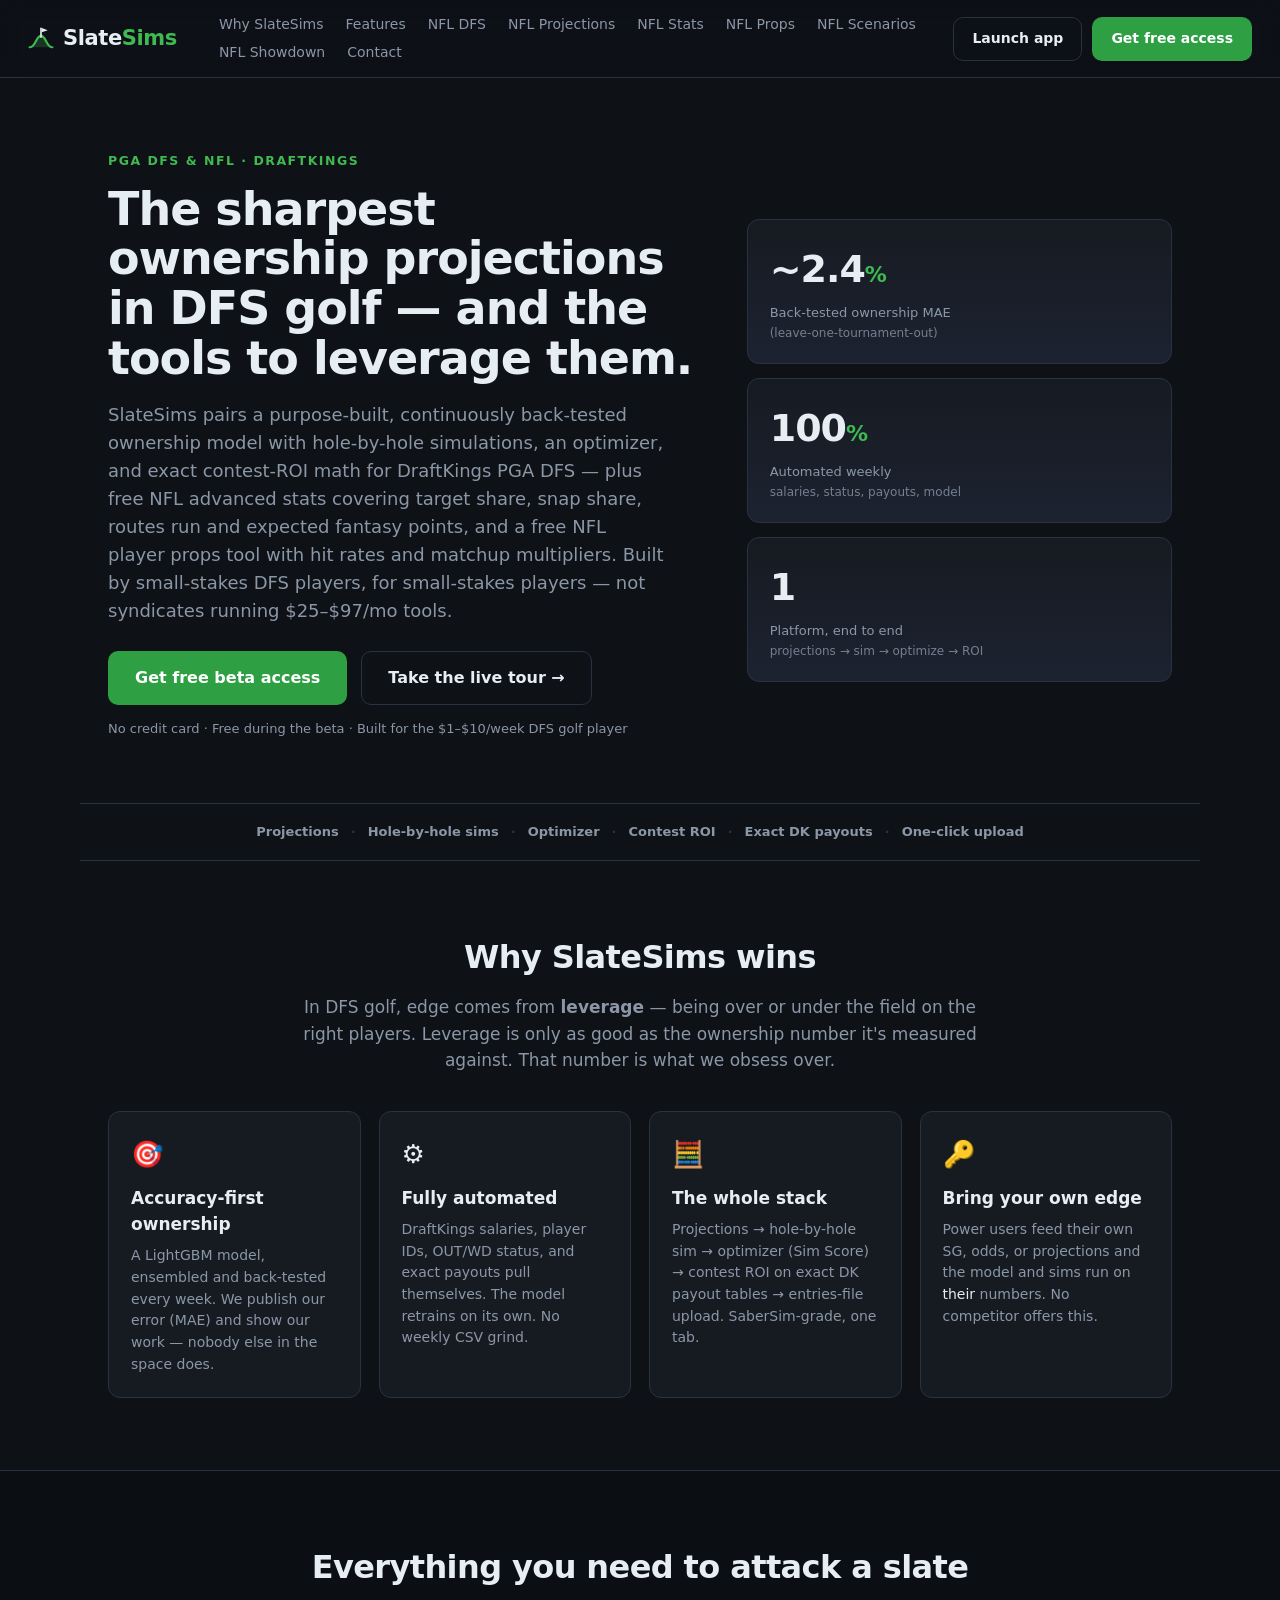
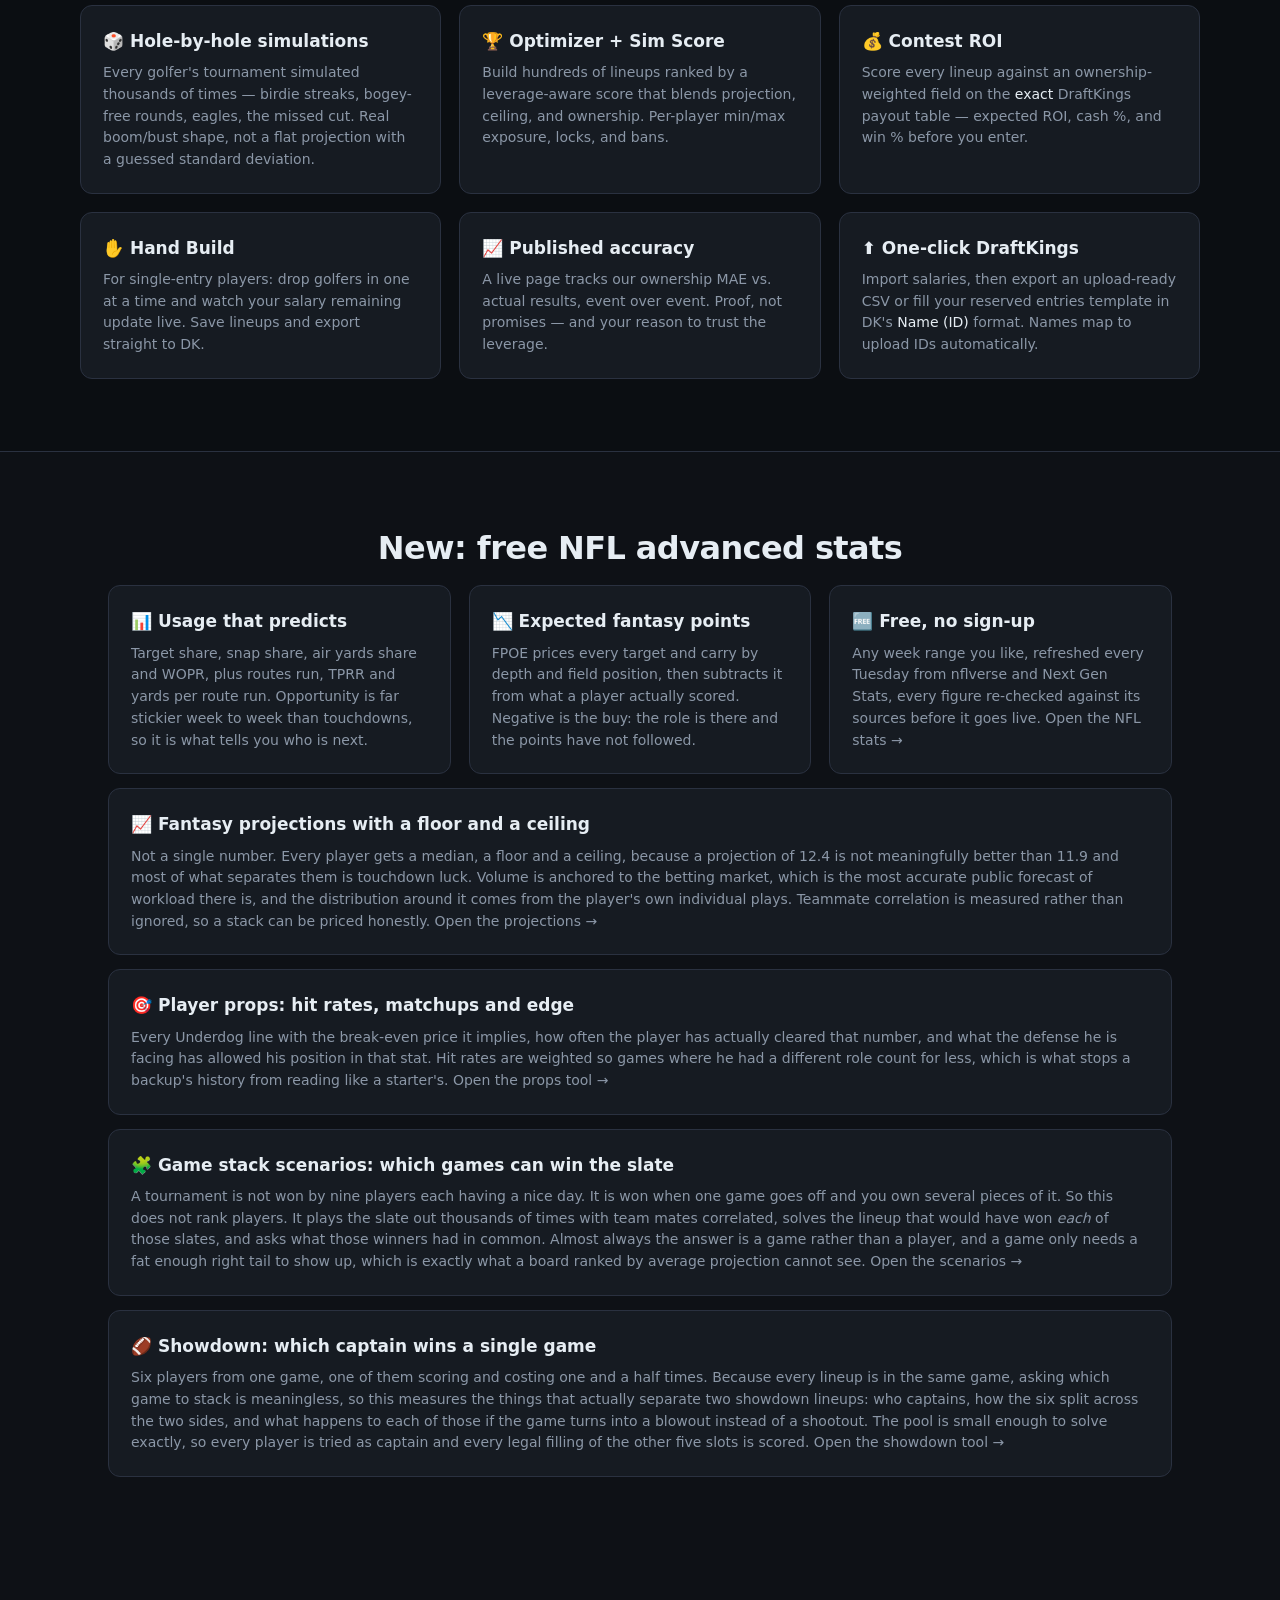
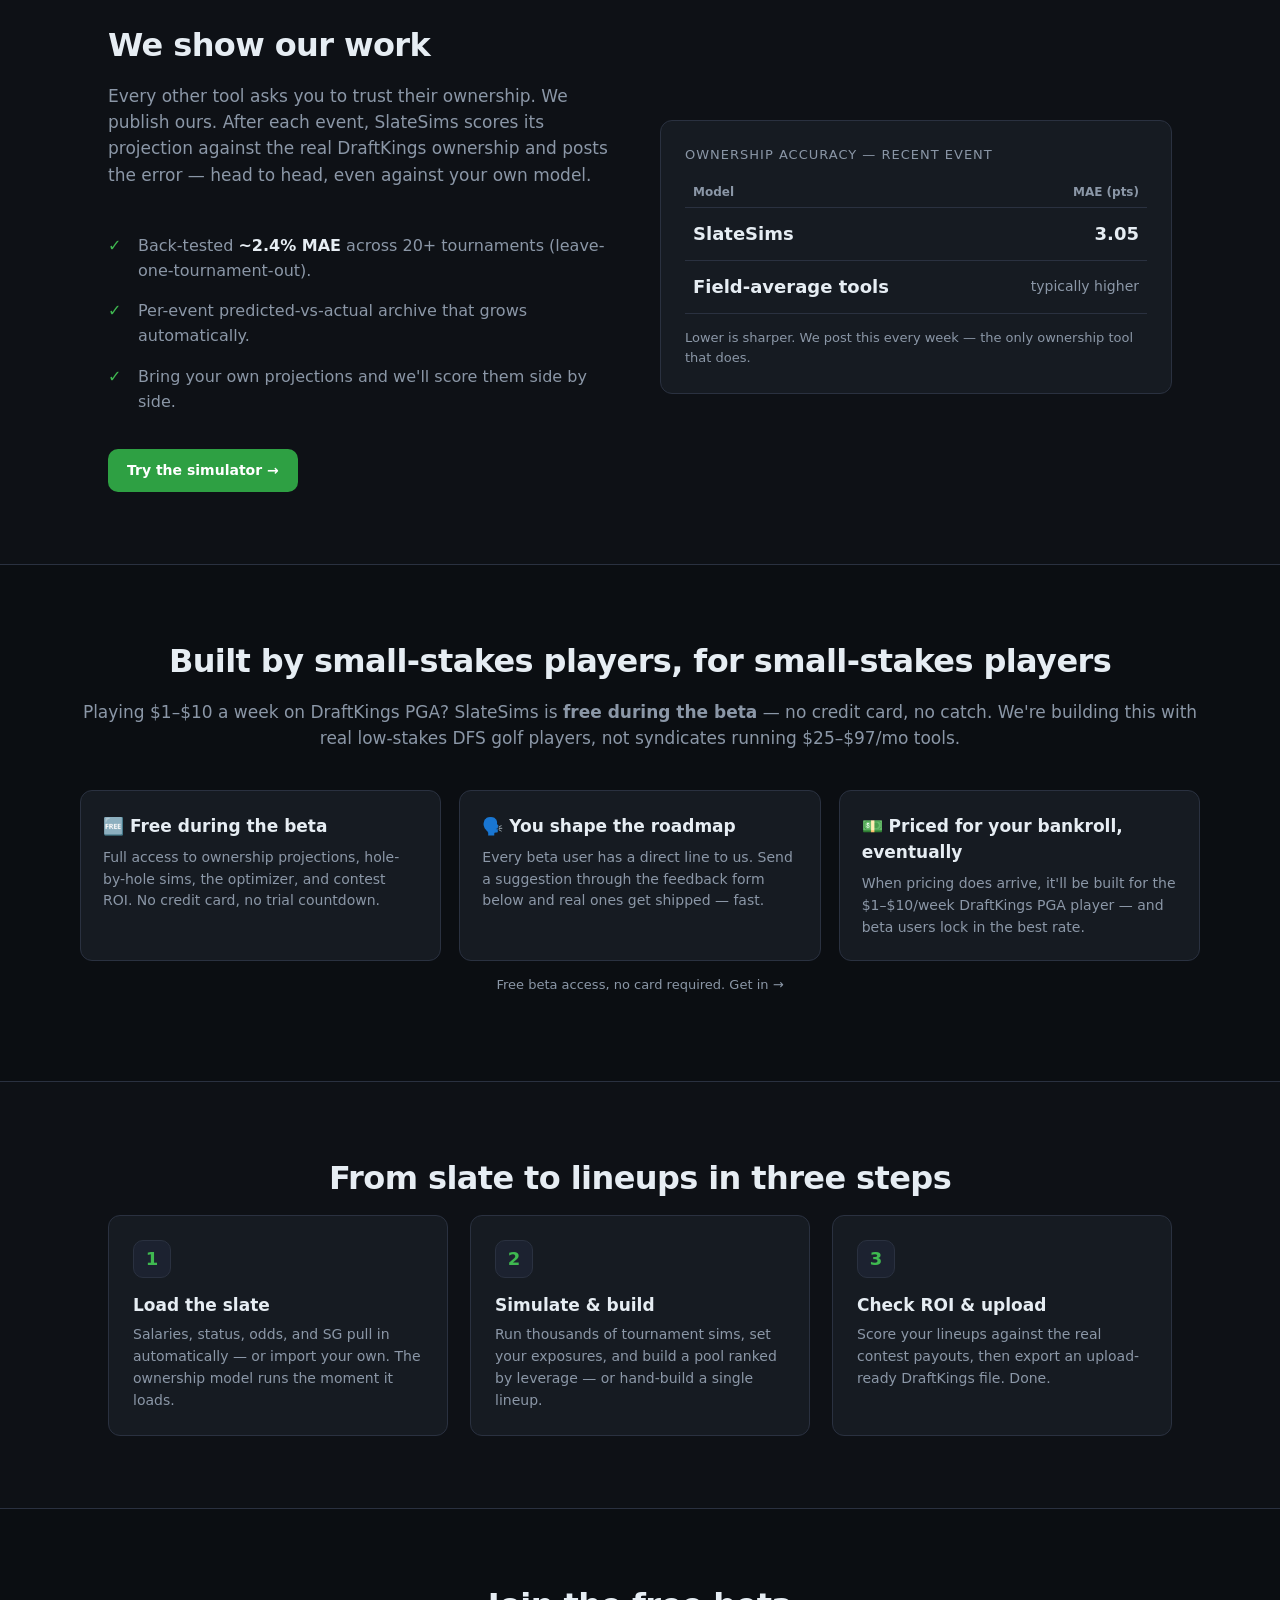
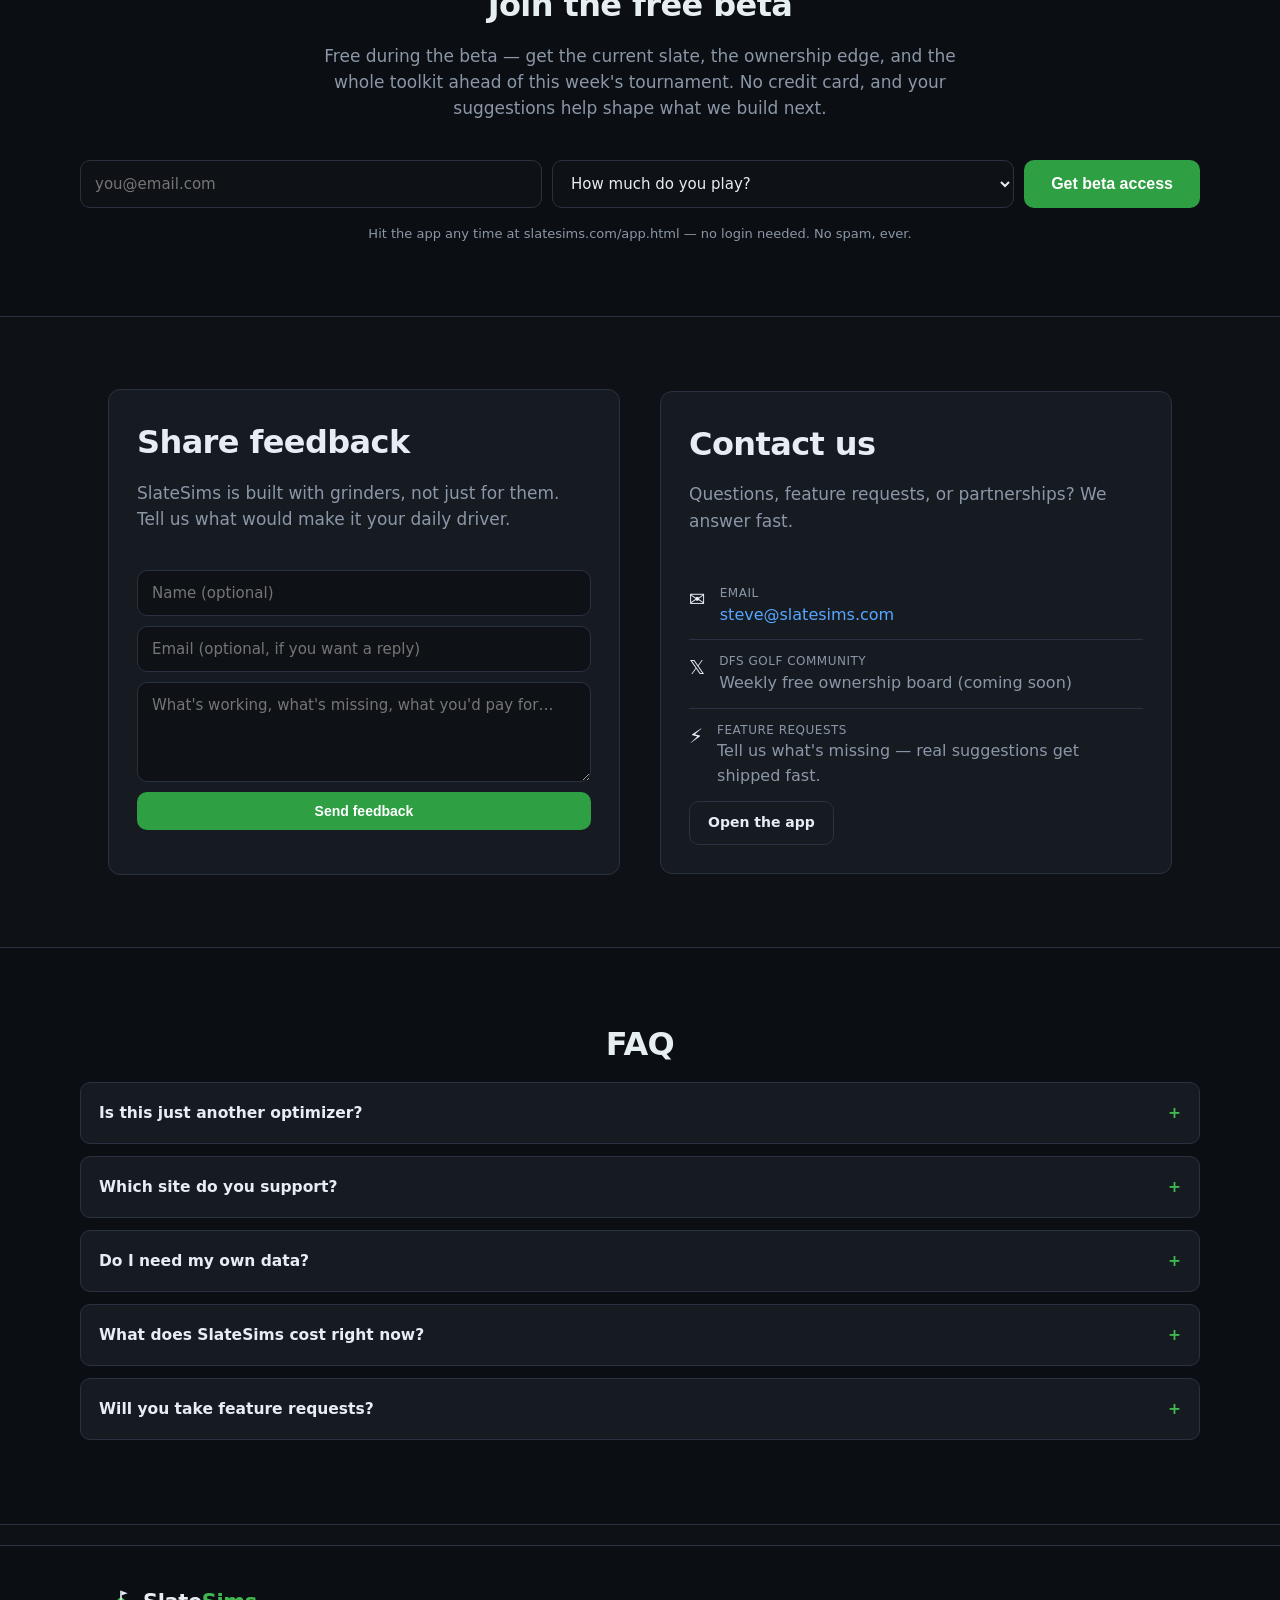
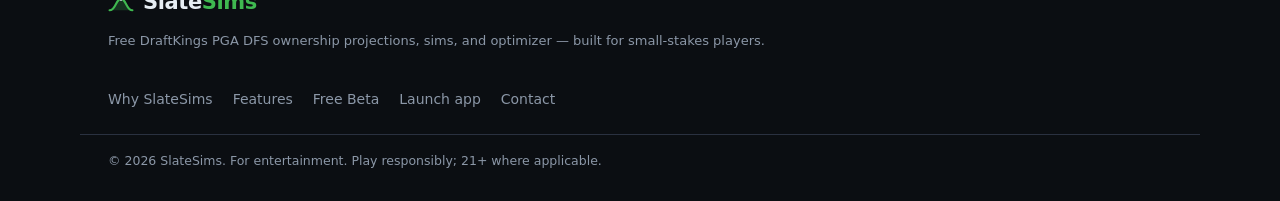
<file: index.html>
<!DOCTYPE html>
<html lang="en">
<head>
  <meta charset="UTF-8" />
  <meta name="viewport" content="width=device-width, initial-scale=1.0" />
  <!-- Both sports, PGA first because that is what already ranks. Kept near 60
       characters so Google does not truncate it the way it truncated the old
       one in the results page. -->
  <title>DraftKings PGA DFS Optimizer &amp; NFL Advanced Stats | SlateSims</title>
  <link rel="icon" href="assets/img/favicon.svg?v=20260730v" type="image/svg+xml" />
  <meta name="description" content="Free DraftKings DFS tools: PGA ownership projections, hole-by-hole sims, optimizer and contest ROI, plus free NFL advanced stats — target share, snap share and FPOE." />
  <meta property="og:title" content="DraftKings PGA DFS Optimizer &amp; NFL Advanced Stats | SlateSims" />
  <meta property="og:description" content="Accuracy-first ownership, sims, optimizer and contest ROI for DraftKings PGA DFS, plus free NFL advanced stats. Free during the beta." />
  <meta property="og:type" content="website" />
  <meta property="og:url" content="https://slatesims.com/" />
  <meta property="og:site_name" content="SlateSims" />
  <meta property="og:image" content="https://slatesims.com/assets/img/avatar.png" />
  <link rel="canonical" href="https://slatesims.com/" />
  <meta name="robots" content="index, follow, max-image-preview:large, max-snippet:-1" />
  <meta name="twitter:card" content="summary_large_image" />
  <meta name="twitter:title" content="DraftKings PGA DFS Optimizer &amp; NFL Advanced Stats | SlateSims" />
  <meta name="twitter:description" content="Accuracy-first ownership, sims, optimizer and contest ROI for DraftKings PGA DFS. Plus free NFL advanced stats." />
  <meta name="twitter:image" content="https://slatesims.com/assets/img/avatar.png" />
  <link rel="stylesheet" href="assets/css/landing.css?v=20261115a" />
  <script async src="https://www.googletagmanager.com/gtag/js?id=G-13J1816EN4"></script>
  <script>
    window.dataLayer = window.dataLayer || [];
    function gtag(){dataLayer.push(arguments);}
    gtag('js', new Date());
    gtag('config', 'G-13J1816EN4');
  </script>
</head>
<body>
  <!-- ===================== NAV ===================== -->
  <header class="nav">
    <a class="brand" href="#top">
      <svg class="logo" viewBox="0 0 100 100" aria-hidden="true">
        <path d="M6,82 C30,82 30,38 50,38 C70,38 70,82 94,82 Z" fill="#3fb950" opacity=".22"/>
        <path d="M6,82 C30,82 30,38 50,38 C70,38 70,82 94,82" fill="none" stroke="#3fb950"
              stroke-width="8" stroke-linecap="round" stroke-linejoin="round"/>
        <rect x="46.8" y="6" width="6.4" height="40" rx="3.2" fill="#e6edf3"/>
        <polygon points="53.2,8 76,16 53.2,24" fill="#e6edf3"/>
      </svg>
      <span class="bname">Slate<span class="accent">Sims</span></span>
    </a>
    <nav class="navlinks">
      <a href="#why">Why SlateSims</a>
      <a href="#features">Features</a>
      <a href="nfl-slate.html">NFL DFS</a>
      <a href="nfl-projections.html">NFL Projections</a>
      <a href="nfl.html">NFL Stats</a>
      <a href="nfl-props.html">NFL Props</a>
      <a href="nfl-scenarios.html">NFL Scenarios</a>
      <a href="nfl-showdown.html">NFL Showdown</a>
      <a href="#contact">Contact</a>
    </nav>
    <div class="navcta">
      <a class="btn ghost" href="app.html">Launch app</a>
      <a class="btn primary" href="#signup">Get free access</a>
    </div>
  </header>

  <main id="top">
    <!-- ===================== HERO ===================== -->
    <section class="hero">
      <div class="herotext">
        <div class="eyebrow">PGA DFS &amp; NFL · DraftKings</div>
        <h1>The sharpest ownership projections in DFS golf — and the tools to leverage them.</h1>
        <!-- Google quoted this paragraph in the results page rather than the
             meta description, so NFL has to appear here or the snippet stays
             all golf however the meta tag reads. -->
        <p class="sub">
          SlateSims pairs a purpose-built, continuously back-tested ownership model with hole-by-hole
          simulations, an optimizer, and exact contest-ROI math for DraftKings PGA DFS — plus free
          <a href="nfl.html">NFL advanced stats</a> covering target share, snap share, routes run and
          expected fantasy points, and a free <a href="nfl-props.html">NFL player props tool</a>
          with hit rates and matchup multipliers. Built by small-stakes DFS players, for small-stakes players — not
          syndicates running $25–$97/mo tools.
        </p>
        <div class="herobtns">
          <a class="btn primary big" href="#signup">Get free beta access</a>
          <a class="btn ghost big" href="app.html">Take the live tour →</a>
        </div>
        <p class="microcopy">No credit card · Free during the beta · Built for the $1–$10/week DFS golf player</p>
      </div>
      <div class="herostats">
        <div class="statcard">
          <div class="statv">~2.4<span>%</span></div>
          <div class="statk">Back-tested ownership MAE<br /><em>(leave-one-tournament-out)</em></div>
        </div>
        <div class="statcard">
          <div class="statv">100<span>%</span></div>
          <div class="statk">Automated weekly<br /><em>salaries, status, payouts, model</em></div>
        </div>
        <div class="statcard">
          <div class="statv">1</div>
          <div class="statk">Platform, end to end<br /><em>projections → sim → optimize → ROI</em></div>
        </div>
      </div>
    </section>

    <div class="trust">
      <span>Projections</span><i>·</i><span>Hole-by-hole sims</span><i>·</i><span>Optimizer</span>
      <i>·</i><span>Contest ROI</span><i>·</i><span>Exact DK payouts</span><i>·</i><span>One-click upload</span>
    </div>

    <!-- ===================== WHY BIRDIE ===================== -->
    <section id="why" class="section">
      <h2 class="h2">Why SlateSims wins</h2>
      <p class="lead">In DFS golf, edge comes from <b>leverage</b> — being over or under the field on
        the right players. Leverage is only as good as the ownership number it's measured against.
        That number is what we obsess over.</p>
      <div class="grid4">
        <div class="feat">
          <div class="ficon">🎯</div>
          <h3>Accuracy-first ownership</h3>
          <p>A LightGBM model, ensembled and back-tested every week. We publish our error (MAE) and
            show our work — nobody else in the space does.</p>
        </div>
        <div class="feat">
          <div class="ficon">⚙️</div>
          <h3>Fully automated</h3>
          <p>DraftKings salaries, player IDs, OUT/WD status, and exact payouts pull themselves. The
            model retrains on its own. No weekly CSV grind.</p>
        </div>
        <div class="feat">
          <div class="ficon">🧮</div>
          <h3>The whole stack</h3>
          <p>Projections → hole-by-hole sim → optimizer (Sim Score) → contest ROI on exact DK
            payout tables → entries-file upload. SaberSim-grade, one tab.</p>
        </div>
        <div class="feat">
          <div class="ficon">🔑</div>
          <h3>Bring your own edge</h3>
          <p>Power users feed their own SG, odds, or projections and the model and sims run on
            <em>their</em> numbers. No competitor offers this.</p>
        </div>
      </div>
    </section>

    <!-- ===================== FEATURES ===================== -->
    <section id="features" class="section alt">
      <h2 class="h2">Everything you need to attack a slate</h2>
      <div class="grid3">
        <div class="card2">
          <h3>🎲 Hole-by-hole simulations</h3>
          <p>Every golfer's tournament simulated thousands of times — birdie streaks, bogey-free
            rounds, eagles, the missed cut. Real boom/bust shape, not a flat projection with a
            guessed standard deviation.</p>
        </div>
        <div class="card2">
          <h3>🏆 Optimizer + Sim Score</h3>
          <p>Build hundreds of lineups ranked by a leverage-aware score that blends projection,
            ceiling, and ownership. Per-player min/max exposure, locks, and bans.</p>
        </div>
        <div class="card2">
          <h3>💰 Contest ROI</h3>
          <p>Score every lineup against an ownership-weighted field on the <em>exact</em> DraftKings
            payout table — expected ROI, cash %, and win % before you enter.</p>
        </div>
        <div class="card2">
          <h3>✋ Hand Build</h3>
          <p>For single-entry players: drop golfers in one at a time and watch your salary remaining
            update live. Save lineups and export straight to DK.</p>
        </div>
        <div class="card2">
          <h3>📈 Published accuracy</h3>
          <p>A live page tracks our ownership MAE vs. actual results, event over event. Proof, not
            promises — and your reason to trust the leverage.</p>
        </div>
        <div class="card2">
          <h3>⬆️ One-click DraftKings</h3>
          <p>Import salaries, then export an upload-ready CSV or fill your reserved entries template
            in DK's <em>Name (ID)</em> format. Names map to upload IDs automatically.</p>
        </div>
      </div>
    </section>

    <!-- ===================== NFL ===================== -->
    <!-- Kept short on purpose. This page ranks for PGA and that focus is worth
         protecting, so NFL gets a signpost and its own page rather than half of
         this one. The link matters as much as the copy: it is how the new page
         inherits authority from the strongest page on the site. -->
    <section id="nfl" class="section">
      <h2 class="h2">New: free NFL advanced stats</h2>
      <div class="grid3">
        <div class="card2">
          <h3>📊 Usage that predicts</h3>
          <p>Target share, snap share, air yards share and WOPR, plus routes run, TPRR and
            yards per route run. Opportunity is far stickier week to week than touchdowns,
            so it is what tells you who is next.</p>
        </div>
        <div class="card2">
          <h3>📉 Expected fantasy points</h3>
          <p>FPOE prices every target and carry by depth and field position, then subtracts
            it from what a player actually scored. Negative is the buy: the role is there and
            the points have not followed.</p>
        </div>
        <div class="card2">
          <h3>🆓 Free, no sign-up</h3>
          <p>Any week range you like, refreshed every Tuesday from nflverse and Next Gen
            Stats, every figure re-checked against its sources before it goes live.
            <a href="nfl.html">Open the NFL stats →</a></p>
        </div>
      </div>
      <div class="grid3" style="margin-top:14px">
        <div class="card2" style="grid-column:1/-1">
          <h3>📈 Fantasy projections with a floor and a ceiling</h3>
          <p>Not a single number. Every player gets a median, a floor and a ceiling,
            because a projection of 12.4 is not meaningfully better than 11.9 and most
            of what separates them is touchdown luck. Volume is anchored to the betting
            market, which is the most accurate public forecast of workload there is,
            and the distribution around it comes from the player's own individual
            plays. Teammate correlation is measured rather than ignored, so a stack can
            be priced honestly.
            <a href="nfl-projections.html">Open the projections →</a></p>
        </div>
      </div>
      <div class="grid3" style="margin-top:14px">
        <div class="card2" style="grid-column:1/-1">
          <h3>🎯 Player props: hit rates, matchups and edge</h3>
          <p>Every Underdog line with the break-even price it implies, how often the player
            has actually cleared that number, and what the defense he is facing has allowed
            his position in that stat. Hit rates are weighted so games where he had a
            different role count for less, which is what stops a backup's history from
            reading like a starter's.
            <a href="nfl-props.html">Open the props tool →</a></p>
        </div>
      </div>
      <div class="grid3" style="margin-top:14px">
        <div class="card2" style="grid-column:1/-1">
          <h3>🧩 Game stack scenarios: which games can win the slate</h3>
          <p>A tournament is not won by nine players each having a nice day. It is won when
            one game goes off and you own several pieces of it. So this does not rank
            players. It plays the slate out thousands of times with team mates correlated,
            solves the lineup that would have won <i>each</i> of those slates, and asks what
            those winners had in common. Almost always the answer is a game rather than a
            player, and a game only needs a fat enough right tail to show up, which is
            exactly what a board ranked by average projection cannot see.
            <a href="nfl-scenarios.html">Open the scenarios →</a></p>
        </div>
      </div>
      <div class="grid3" style="margin-top:14px">
        <div class="card2" style="grid-column:1/-1">
          <h3>🏈 Showdown: which captain wins a single game</h3>
          <p>Six players from one game, one of them scoring and costing one and a half
            times. Because every lineup is in the same game, asking which game to stack is
            meaningless, so this measures the things that actually separate two showdown
            lineups: who captains, how the six split across the two sides, and what happens
            to each of those if the game turns into a blowout instead of a shootout. The
            pool is small enough to solve exactly, so every player is tried as captain and
            every legal filling of the other five slots is scored.
            <a href="nfl-showdown.html">Open the showdown tool →</a></p>
        </div>
      </div>
    </section>

    <!-- ===================== ACCURACY PROOF ===================== -->
    <section id="accuracy" class="section">
      <div class="split2">
        <div>
          <h2 class="h2 left">We show our work</h2>
          <p class="lead left">Every other tool asks you to trust their ownership. We publish ours.
            After each event, SlateSims scores its projection against the real DraftKings ownership and
            posts the error — head to head, even against your own model.</p>
          <ul class="checklist">
            <li>Back-tested <b>~2.4% MAE</b> across 20+ tournaments (leave-one-tournament-out).</li>
            <li>Per-event predicted-vs-actual archive that grows automatically.</li>
            <li>Bring your own projections and we'll score them side by side.</li>
          </ul>
          <a class="btn primary" href="app.html">Try the simulator →</a>
        </div>
        <div class="proofcard">
          <div class="proofhead">Ownership accuracy — recent event</div>
          <table class="prooftable">
            <thead><tr><th>Model</th><th class="num">MAE (pts)</th></tr></thead>
            <tbody>
              <tr><td>SlateSims</td><td class="num">3.05</td></tr>
              <tr><td>Field-average tools</td><td class="num dim">typically higher</td></tr>
            </tbody>
          </table>
          <p class="proofnote">Lower is sharper. We post this every week — the only ownership tool
            that does.</p>
        </div>
      </div>
    </section>

    <!-- ===================== FREE BETA ===================== -->
    <section id="beta" class="section alt">
      <h2 class="h2">Built by small-stakes players, for small-stakes players</h2>
      <p class="lead">Playing $1–$10 a week on DraftKings PGA? SlateSims is <b>free during the beta</b> —
        no credit card, no catch. We're building this with real low-stakes DFS golf players, not
        syndicates running $25–$97/mo tools.</p>

      <div class="grid3">
        <div class="card2">
          <h3>🆓 Free during the beta</h3>
          <p>Full access to ownership projections, hole-by-hole sims, the optimizer, and contest ROI.
            No credit card, no trial countdown.</p>
        </div>
        <div class="card2">
          <h3>🗣️ You shape the roadmap</h3>
          <p>Every beta user has a direct line to us. Send a suggestion through the feedback form
            below and real ones get shipped — fast.</p>
        </div>
        <div class="card2">
          <h3>💵 Priced for your bankroll, eventually</h3>
          <p>When pricing does arrive, it'll be built for the $1–$10/week DraftKings PGA player —
            and beta users lock in the best rate.</p>
        </div>
      </div>
      <p class="microcopy center">Free beta access, no card required. <a href="#signup">Get in →</a></p>
    </section>

    <!-- ===================== HOW IT WORKS ===================== -->
    <section class="section">
      <h2 class="h2">From slate to lineups in three steps</h2>
      <div class="steps">
        <div class="step"><div class="stepn">1</div><h3>Load the slate</h3>
          <p>Salaries, status, odds, and SG pull in automatically — or import your own. The
            ownership model runs the moment it loads.</p></div>
        <div class="step"><div class="stepn">2</div><h3>Simulate &amp; build</h3>
          <p>Run thousands of tournament sims, set your exposures, and build a pool ranked by
            leverage — or hand-build a single lineup.</p></div>
        <div class="step"><div class="stepn">3</div><h3>Check ROI &amp; upload</h3>
          <p>Score your lineups against the real contest payouts, then export an upload-ready
            DraftKings file. Done.</p></div>
      </div>
    </section>

    <!-- ===================== SIGNUP / BETA ===================== -->
    <section id="signup" class="section alt">
      <div class="signupwrap">
        <h2 class="h2">Join the free beta</h2>
        <p class="lead">Free during the beta — get the current slate, the ownership edge, and the
          whole toolkit ahead of this week's tournament. No credit card, and your suggestions help
          shape what we build next.</p>
        <form id="signupForm" class="leadform">
          <input type="email" name="email" required placeholder="you@email.com" autocomplete="email" />
          <input type="hidden" name="_subject" value="New SlateSims beta signup" />
          <select name="entries" aria-label="How much do you play?">
            <option value="">How much do you play?</option>
            <option>$1-10/week, single entry</option>
            <option>$10-50/week, a few entries</option>
            <option>Multi-entry grinder</option>
            <option>I run my own models</option>
          </select>
          <button class="btn primary big" type="submit">Get beta access</button>
          <p class="formnote" id="signupNote">Hit the app any time at slatesims.com/app.html — no login needed. No spam, ever.</p>
        </form>
      </div>
    </section>

    <!-- ===================== FEEDBACK + CONTACT ===================== -->
    <section id="contact" class="section">
      <div class="split2">
        <div class="panelbox">
          <h2 class="h2 left">Share feedback</h2>
          <p class="lead left">SlateSims is built with grinders, not just for them. Tell us what would
            make it your daily driver.</p>
          <form id="feedbackForm" class="leadform col">
            <input type="text" name="name" placeholder="Name (optional)" autocomplete="name" />
            <input type="email" name="email" placeholder="Email (optional, if you want a reply)" autocomplete="email" />
            <input type="hidden" name="_subject" value="SlateSims feedback" />
            <textarea name="message" required rows="4" placeholder="What's working, what's missing, what you'd pay for…"></textarea>
            <button class="btn primary" type="submit">Send feedback</button>
            <p class="formnote" id="feedbackNote"></p>
          </form>
        </div>
        <div class="panelbox">
          <h2 class="h2 left">Contact us</h2>
          <p class="lead left">Questions, feature requests, or partnerships? We answer fast.</p>
          <div class="contactrow"><span class="ci">✉️</span>
            <div><div class="cl">Email</div><a id="contactEmail" href="mailto:steve@slatesims.com">steve@slatesims.com</a></div></div>
          <div class="contactrow"><span class="ci">𝕏</span>
            <div><div class="cl">DFS golf community</div><span class="dim">Weekly free ownership board (coming soon)</span></div></div>
          <div class="contactrow"><span class="ci">⚡</span>
            <div><div class="cl">Feature requests</div><span class="dim">Tell us what's missing — real suggestions get shipped fast.</span></div></div>
          <a class="btn ghost" href="app.html">Open the app</a>
        </div>
      </div>
    </section>

    <!-- ===================== FAQ ===================== -->
    <section class="section alt">
      <h2 class="h2">FAQ</h2>
      <div class="faq">
        <details><summary>Is this just another optimizer?</summary>
          <p>No. The optimizer is table stakes. SlateSims' edge is the <b>ownership model</b> — the
            sharpest, most-tested number in the space — wired into a full sim and contest-ROI stack.</p></details>
        <details><summary>Which site do you support?</summary>
          <p>DraftKings PGA today: salaries, IDs, status, exact payouts, and upload files. More
            sites and slate types are on the roadmap.</p></details>
        <details><summary>Do I need my own data?</summary>
          <p>No — everything pulls automatically. But if you <em>have</em> an edge (your own SG,
            odds, or projections), you can feed it in and the model and sims run on your numbers.</p></details>
        <details><summary>What does SlateSims cost right now?</summary>
          <p>Nothing. SlateSims is free during the beta — full access, no credit card. When we do
            introduce pricing, beta users lock in the best rate, built for $1–$10/week play.</p></details>
        <details><summary>Will you take feature requests?</summary>
          <p>Yes — that's the point of the beta. Send a suggestion through the feedback form or
            email steve@slatesims.com, and real ones get shipped fast.</p></details>
      </div>
    </section>
  </main>

  <!-- ===================== FOOTER ===================== -->
  <footer class="footer">
    <div class="footgrid">
      <div>
        <div class="brand">
          <svg class="logo" viewBox="0 0 100 100" aria-hidden="true">
            <path d="M6,82 C30,82 30,38 50,38 C70,38 70,82 94,82 Z" fill="#3fb950" opacity=".22"/>
            <path d="M6,82 C30,82 30,38 50,38 C70,38 70,82 94,82" fill="none" stroke="#3fb950"
                  stroke-width="8" stroke-linecap="round" stroke-linejoin="round"/>
            <rect x="46.8" y="6" width="6.4" height="40" rx="3.2" fill="#e6edf3"/>
            <polygon points="53.2,8 76,16 53.2,24" fill="#e6edf3"/>
          </svg>
          <span class="bname">Slate<span class="accent">Sims</span></span>
        </div>
        <p class="dim small">Free DraftKings PGA DFS ownership projections, sims, and optimizer — built for small-stakes players.</p>
      </div>
      <div class="footlinks">
        <a href="#why">Why SlateSims</a><a href="#features">Features</a>
        <a href="#beta">Free Beta</a><a href="app.html">Launch app</a><a href="#contact">Contact</a>
      </div>
    </div>
    <div class="footbottom">
      <span>© <span id="yr"></span> SlateSims. For entertainment. Play responsibly; 21+ where applicable.</span>
    </div>
  </footer>

  <script src="assets/js/landing.js"></script>

  <script type="application/ld+json">
  {
    "@context": "https://schema.org",
    "@graph": [
      {
        "@type": "Organization",
        "@id": "https://slatesims.com/#org",
        "name": "SlateSims",
        "url": "https://slatesims.com/",
        "logo": "https://slatesims.com/assets/img/avatar.png",
        "email": "steve@slatesims.com"
      },
      {
        "@type": "WebSite",
        "@id": "https://slatesims.com/#site",
        "url": "https://slatesims.com/",
        "name": "SlateSims",
        "publisher": { "@id": "https://slatesims.com/#org" }
      },
      {
        "@type": "SoftwareApplication",
        "name": "SlateSims DFS Tools",
        "url": "https://slatesims.com/",
        "applicationCategory": "SportsApplication",
        "operatingSystem": "Any",
        "description": "DraftKings PGA DFS ownership projections, hole-by-hole simulations, lineup optimizer and contest ROI, plus free NFL advanced stats: target share, snap share, routes run and expected fantasy points.",
        "offers": { "@type": "Offer", "price": "0", "priceCurrency": "USD" },
        "publisher": { "@id": "https://slatesims.com/#org" }
      },
      {
        "@type": "FAQPage",
        "mainEntity": [
          { "@type": "Question", "name": "Is this just another optimizer?",
            "acceptedAnswer": { "@type": "Answer", "text": "No. The optimizer is table stakes. SlateSims' edge is the ownership model, wired into a full simulation and contest-ROI stack." } },
          { "@type": "Question", "name": "Which site does SlateSims support?",
            "acceptedAnswer": { "@type": "Answer", "text": "DraftKings PGA today: salaries, IDs, status, exact payouts and upload files. Free NFL advanced stats are also available. More sites and slate types are on the roadmap." } },
          { "@type": "Question", "name": "Do I need my own data?",
            "acceptedAnswer": { "@type": "Answer", "text": "No, everything pulls automatically. If you have your own strokes gained, odds or projections you can feed them in and the model and simulations run on your numbers." } },
          { "@type": "Question", "name": "What does SlateSims cost?",
            "acceptedAnswer": { "@type": "Answer", "text": "Nothing. SlateSims is free during the beta with full access and no credit card. The NFL advanced stats page is free to everyone with no sign-up." } },
          { "@type": "Question", "name": "Does SlateSims have NFL DFS tools?",
            "acceptedAnswer": { "@type": "Answer", "text": "Yes, a free NFL advanced stats page covering target share, snap share, routes run, TPRR, red zone usage and expected fantasy points. An NFL lineup optimizer is on the roadmap." } }
        ]
      }
    ]
  }
  </script>
</body>
</html>
</file>
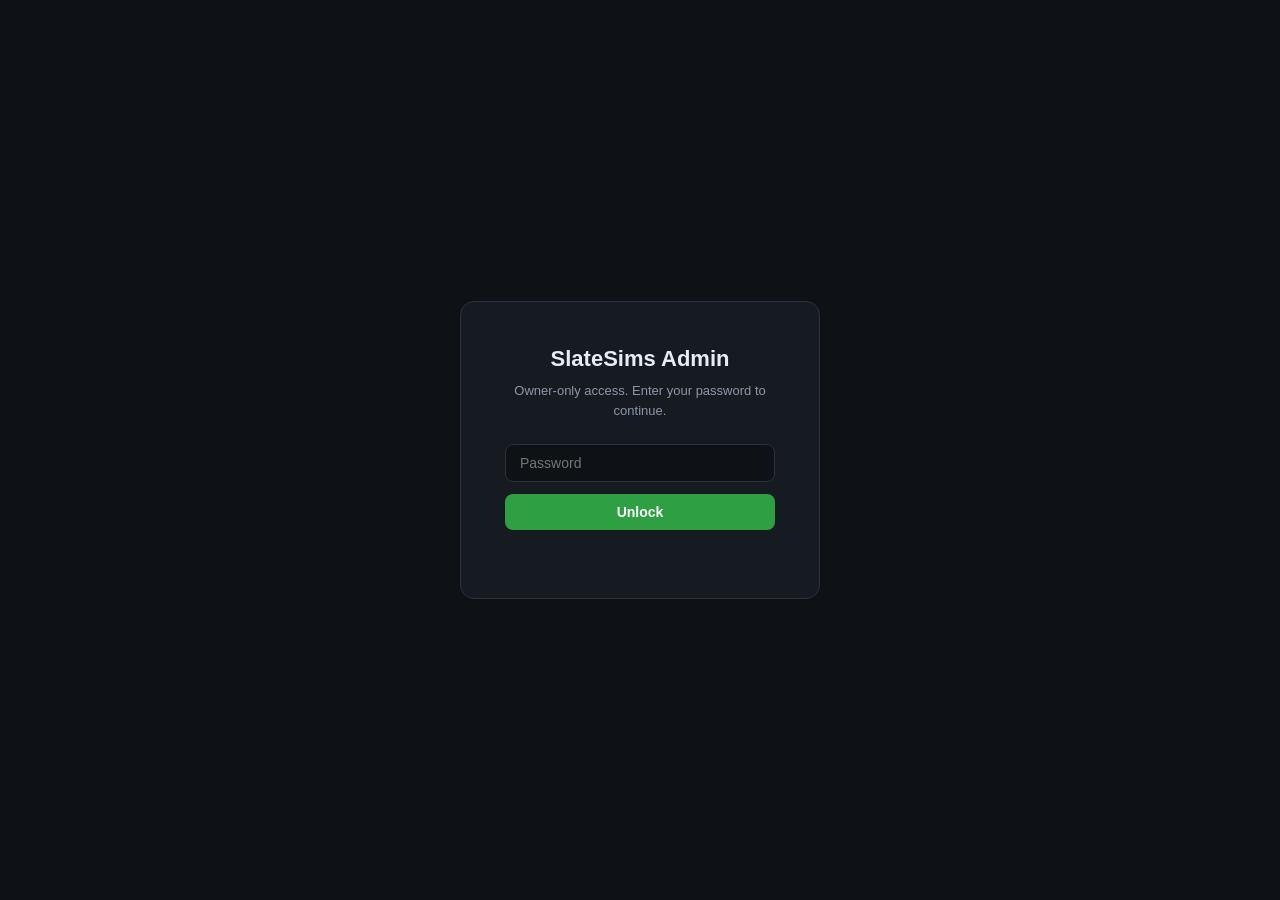
<file: admin.html>
<!DOCTYPE html>
<html lang="en">
<head>
  <meta charset="UTF-8" />
  <meta name="viewport" content="width=device-width, initial-scale=1.0" />
  <title>SlateSims Admin</title>
  <style>
    :root {
      --bg: #0e1116; --panel: #161b22; --panel2: #1c2230;
      --line: #2a3140; --text: #e6edf3; --dim: #8b97a7;
      --green: #2ea043; --green2: #3fb950; --accent: #58a6ff;
      --up: #3fb950; --down: #f85149; --warn: #e3b341;
    }
    * { box-sizing: border-box; margin: 0; padding: 0; }
    body { background: var(--bg); color: var(--text); font: 14px/1.5 -apple-system, BlinkMacSystemFont, "Segoe UI", sans-serif; }

    /* ---- Auth screen ---- */
    #authScreen {
      display: flex; align-items: center; justify-content: center;
      min-height: 100vh;
    }
    .auth-box {
      background: var(--panel); border: 1px solid var(--line); border-radius: 14px;
      padding: 40px 44px; width: 360px; text-align: center;
    }
    .auth-box h1 { font-size: 22px; margin-bottom: 6px; }
    .auth-box p { color: var(--dim); font-size: 13px; margin-bottom: 24px; }
    .auth-box input {
      width: 100%; padding: 10px 14px; background: var(--bg); color: var(--text);
      border: 1px solid var(--line); border-radius: 8px; font-size: 14px; margin-bottom: 12px;
    }
    .auth-box input:focus { border-color: var(--accent); outline: none; }
    .auth-box button {
      width: 100%; padding: 10px; background: var(--green); color: #fff;
      border: none; border-radius: 8px; font-weight: 700; font-size: 14px; cursor: pointer;
    }
    .auth-box button:hover { background: var(--green2); }
    #authError { color: var(--down); font-size: 12.5px; margin-top: 10px; min-height: 18px; }

    /* ---- Admin layout ---- */
    #adminPanel { display: none; }
    .topbar {
      display: flex; align-items: center; justify-content: space-between;
      padding: 14px 24px; border-bottom: 1px solid var(--line);
      background: linear-gradient(180deg, #11161f, #0e1116);
      position: sticky; top: 0; z-index: 10;
    }
    .topbar h1 { font-size: 18px; font-weight: 800; }
    .topbar h1 span { color: var(--green2); }
    .topbar .meta { color: var(--dim); font-size: 12px; margin-left: 14px; }
    .logout {
      background: transparent; color: var(--dim); border: 1px solid var(--line);
      border-radius: 7px; padding: 6px 12px; cursor: pointer; font-size: 12px;
    }
    .logout:hover { color: var(--text); border-color: var(--dim); }
    main { max-width: 1180px; margin: 0 auto; padding: 28px 24px 60px; }
    section { margin-bottom: 40px; }
    h2 { font-size: 15px; font-weight: 700; margin-bottom: 4px; }
    .sub { color: var(--dim); font-weight: 400; font-size: 12.5px; margin-left: 8px; }
    .hint { color: var(--dim); font-size: 12px; margin: 4px 0 14px; }

    /* ---- Stat cards ---- */
    .cards { display: flex; gap: 14px; flex-wrap: wrap; margin-bottom: 20px; }
    .card {
      background: var(--panel); border: 1px solid var(--line); border-radius: 10px;
      padding: 16px 20px; min-width: 140px; flex: 1;
    }
    .card .label { color: var(--dim); font-size: 11px; text-transform: uppercase; letter-spacing: .5px; margin-bottom: 6px; }
    .card .val { font-size: 26px; font-weight: 800; }
    .card .sub2 { color: var(--dim); font-size: 11.5px; margin-top: 2px; }
    .good { color: var(--up); }
    .ok { color: var(--warn); }
    .bad { color: var(--down); }

    /* ---- Bar chart ---- */
    .bar-chart { display: flex; flex-direction: column; gap: 7px; }
    .bar-row { display: flex; align-items: center; gap: 10px; }
    .bar-label { width: 190px; font-size: 12px; color: var(--dim); text-align: right; flex-shrink: 0; white-space: nowrap; overflow: hidden; text-overflow: ellipsis; }
    .bar-track { flex: 1; background: var(--panel2); border-radius: 4px; height: 22px; position: relative; }
    .bar-fill { height: 100%; border-radius: 4px; transition: width .4s ease; display: flex; align-items: center; padding-left: 8px; }
    .bar-fill span { font-size: 11.5px; font-weight: 700; color: #fff; }
    .bar-fill.good { background: #1a3a22; border-left: 3px solid var(--up); }
    .bar-fill.ok   { background: #2d2510; border-left: 3px solid var(--warn); }
    .bar-fill.bad  { background: #3a1a1a; border-left: 3px solid var(--down); }

    /* ---- Scatter plot ---- */
    .scatter-wrap { background: var(--panel); border: 1px solid var(--line); border-radius: 10px; padding: 20px; }
    svg.scatter { display: block; width: 100%; max-width: 540px; }
    .scatter-legend { display: flex; gap: 18px; margin-top: 10px; font-size: 12px; color: var(--dim); }
    .scatter-legend span { display: flex; align-items: center; gap: 5px; }

    /* ---- Table ---- */
    .tablewrap { overflow-x: auto; border: 1px solid var(--line); border-radius: 10px; }
    table { width: 100%; border-collapse: collapse; font-size: 13px; }
    thead th {
      background: var(--panel2); color: var(--dim); text-align: left;
      padding: 9px 12px; font-size: 11px; text-transform: uppercase; letter-spacing: .4px;
    }
    th.num, td.num { text-align: right; }
    tbody td { padding: 8px 12px; border-top: 1px solid var(--line); }
    tbody tr:hover { background: var(--panel); }
    .pill {
      display: inline-block; padding: 2px 8px; border-radius: 20px; font-size: 11px; font-weight: 700;
    }
    .pill.good { background: #1a3a22; color: var(--up); }
    .pill.ok   { background: #2d2510; color: var(--warn); }
    .pill.bad  { background: #3a1a1a; color: var(--down); }
    .pill.none { background: var(--panel2); color: var(--dim); }

    /* ---- GA4 section ---- */
    .ga-box {
      background: var(--panel); border: 1px solid var(--line); border-radius: 10px;
      padding: 20px 24px; display: flex; align-items: center; justify-content: space-between; gap: 20px;
    }
    .ga-box p { color: var(--dim); font-size: 13px; max-width: 500px; }
    .ga-box a {
      background: #1a73e8; color: #fff; text-decoration: none;
      padding: 9px 18px; border-radius: 8px; font-weight: 700; font-size: 13px;
      white-space: nowrap; flex-shrink: 0;
    }
    .ga-box a:hover { background: #1557b0; }
  </style>
</head>
<body>

<!-- ============================================================ AUTH ============================================================ -->
<div id="authScreen">
  <div class="auth-box">
    <h1>SlateSims Admin</h1>
    <p>Owner-only access. Enter your password to continue.</p>
    <input type="password" id="pwInput" placeholder="Password" autocomplete="current-password" />
    <button id="pwBtn">Unlock</button>
    <div id="authError"></div>
  </div>
</div>

<!-- ============================================================ ADMIN ============================================================ -->
<div id="adminPanel">
  <header class="topbar">
    <div style="display:flex;align-items:center;gap:8px;">
      <h1>Slate<span>Sims</span> Admin</h1>
      <span class="meta" id="indexUpdated"></span>
    </div>
    <button class="logout" id="logoutBtn">Log out</button>
  </header>

  <main>

    <!-- GA4 -->
    <section>
      <h2>Lead capture <span class="sub">— Formspree</span></h2>
      <p style="color:#8b97a7;font-size:13.5px;line-height:1.6;max-width:820px">
        Every email from the site goes to one Formspree form
        (<code>mvzjronw</code>), tagged with a <code>source</code> field:
        <strong>PGA</strong> from the app gate, <strong>NFL</strong> from the stats
        page unlock, <strong>landing</strong> from the homepage.
      </p>
      <div id="leadBox" style="max-width:820px">
        <p style="color:#8b97a7;font-size:13.5px;line-height:1.6">
          Counts come from the Cloudflare Worker, which owns the list. The key is
          never stored in this file — <code>admin.html</code> is public — so it is
          asked for once and kept in this browser only.
        </p>
        <div id="leadAuth" style="display:flex;gap:8px;flex-wrap:wrap;margin-bottom:12px">
          <input id="leadKey" type="password" placeholder="Admin key"
                 style="flex:1 1 240px;padding:9px 11px;background:#0e1116;color:#e6edf3;
                        border:1px solid #2a3140;border-radius:7px;font-family:inherit" />
          <button id="leadGo" style="padding:9px 15px;background:#2ea043;color:#fff;border:0;
                        border-radius:7px;font-weight:700;cursor:pointer;font-family:inherit">Load</button>
          <button id="leadCsv" style="padding:9px 15px;background:#21283a;color:#e6edf3;
                        border:1px solid #2a3140;border-radius:7px;cursor:pointer;font-family:inherit">Export CSV</button>
        </div>
        <p id="leadMsg" style="color:#8b97a7;font-size:13px;margin:0 0 10px"></p>
        <div id="leadStats"></div>
      </div>

      <script>
        /* The Worker URL is filled in after `wrangler deploy`. While it is empty
           this panel says so rather than silently failing. */
        var LEAD_WORKER = '';
        (function () {
          var $ = function (id) { return document.getElementById(id); };
          var msg = $('leadMsg');
          var KEYSTORE = 'slatesims_admin_key';
          try { $('leadKey').value = localStorage.getItem(KEYSTORE) || ''; } catch (e) {}
          if (!LEAD_WORKER) {
            msg.innerHTML = 'Worker not deployed yet. Signups are going to Formspree, '
              + 'whose free tier caps at <strong>50 a month</strong> and drops the rest '
              + 'silently. Deploy <code>worker/</code> and set LEAD_WORKER here.';
            return;
          }
          function load() {
            var key = $('leadKey').value.trim();
            if (!key) { msg.textContent = 'Enter the admin key.'; return; }
            try { localStorage.setItem(KEYSTORE, key); } catch (e) {}
            msg.textContent = 'Loading…';
            fetch(LEAD_WORKER + '/count?key=' + encodeURIComponent(key))
              .then(function (r) { return r.ok ? r.json() : Promise.reject(r.status); })
              .then(function (d) {
                msg.textContent = '';
                var src = d.bySource.map(function (s) {
                  return '<tr><td>' + s.source + '</td><td style="text-align:right">' + s.n + '</td></tr>';
                }).join('');
                var recent = d.recent.map(function (r) {
                  return '<tr><td>' + r.email + '</td><td>' + r.source + '</td><td>'
                    + r.first_seen.slice(0, 10) + '</td></tr>';
                }).join('');
                $('leadStats').innerHTML =
                  '<p style="font-size:26px;font-weight:800;margin:0 0 4px">' + d.total
                  + ' <span style="font-size:13px;color:#8b97a7;font-weight:500">total leads · '
                  + d.last7 + ' in the last 7 days</span></p>'
                  + '<table style="margin:14px 0;border-collapse:collapse;font-size:13px">'
                  + '<thead><tr><th style="text-align:left;padding:4px 14px 4px 0">Source</th>'
                  + '<th style="padding:4px 0">Leads</th></tr></thead><tbody>' + src + '</tbody></table>'
                  + '<h3 style="font-size:14px;margin:16px 0 6px">25 most recent</h3>'
                  + '<table style="border-collapse:collapse;font-size:13px">'
                  + '<thead><tr><th style="text-align:left;padding:4px 14px 4px 0">Email</th>'
                  + '<th style="text-align:left;padding:4px 14px 4px 0">Source</th>'
                  + '<th style="text-align:left;padding:4px 0">First seen</th></tr></thead>'
                  + '<tbody>' + recent + '</tbody></table>';
              })
              .catch(function (e) {
                msg.textContent = e === 401 ? 'Wrong key.' : 'Could not reach the Worker (' + e + ').';
              });
          }
          $('leadGo').addEventListener('click', load);
          $('leadKey').addEventListener('keydown', function (e) { if (e.key === 'Enter') load(); });
          $('leadCsv').addEventListener('click', function () {
            var key = $('leadKey').value.trim();
            if (!key) { msg.textContent = 'Enter the admin key.'; return; }
            window.open(LEAD_WORKER + '/export?key=' + encodeURIComponent(key), '_blank');
          });
          if ($('leadKey').value) load();
        })();
      </script>

      <h2>Traffic Analytics <span class="sub">— Google Analytics 4</span></h2>
      <p class="hint">Sessions, users, acquisition sources, and custom events (Run Sim, Build Lineups, etc.)</p>
      <div class="ga-box">
        <p>View real-time traffic, engagement by tab, and event funnel in the GA4 dashboard. Custom events fire on: tab_view, run_simulation, build_lineups, run_contest_sim, apply_course_fit, export_csv, import_dk_csv.</p>
        <a href="https://analytics.google.com" target="_blank" rel="noopener">Open GA4 Dashboard ↗</a>
      </div>
    </section>

    <!-- Summary cards -->
    <section>
      <h2>Ownership Model Accuracy <span class="sub">— colabMaePct = mean absolute error in ownership % points</span></h2>
      <p class="hint">Lower is better. &lt;2% = excellent, 2–3% = good, 3–4% = fair, &gt;4% = needs work.</p>
      <div class="cards" id="summaryCards"></div>
    </section>

    <!-- Bar chart -->
    <section>
      <h2>MAE by Tournament <span class="sub">— sorted by date</span></h2>
      <div class="bar-chart" id="barChart"></div>
    </section>

    <!-- Scatter (Travelers detail) -->
    <section id="scatterSection" style="display:none;">
      <h2>Predicted vs Actual Ownership <span class="sub" id="scatterTitle"></span></h2>
      <p class="hint">Each dot is one golfer. Perfect predictions lie on the diagonal. Above = underestimated; below = overestimated.</p>
      <div class="scatter-wrap">
        <svg class="scatter" id="scatterSvg" viewBox="0 0 480 380"></svg>
        <div class="scatter-legend">
          <span><svg width="10" height="10"><circle cx="5" cy="5" r="4" fill="#58a6ff" opacity=".8"/></svg> Golfer</span>
          <span><svg width="20" height="10"><line x1="0" y1="5" x2="20" y2="5" stroke="#3fb950" stroke-width="1.5" stroke-dasharray="4,3"/></svg> Perfect prediction</span>
        </div>
      </div>
    </section>

    <!-- Full table -->
    <section>
      <h2>All Tournaments</h2>
      <div class="tablewrap">
        <table id="tournTable">
          <thead>
            <tr>
              <th>Tournament</th>
              <th>Date</th>
              <th class="num">Ownership MAE%</th>
              <th class="num">Website MAE%</th>
              <th class="num">Players</th>
              <th>Has Actuals</th>
            </tr>
          </thead>
          <tbody id="tournTbody"></tbody>
        </table>
      </div>
    </section>

  </main>
</div>

<script>
/* ============================================================ Auth ============================================================ */
const HASH = '0c2344b1386fdf2c91acfe49ad9cba5eae53bca35b3230471348f1049412509e';
const STORE_KEY = 'slatesims_admin_v1';

async function sha256(str) {
  const buf = await crypto.subtle.digest('SHA-256', new TextEncoder().encode(str));
  return Array.from(new Uint8Array(buf)).map(b => b.toString(16).padStart(2, '0')).join('');
}

function showAdmin() {
  document.getElementById('authScreen').style.display = 'none';
  document.getElementById('adminPanel').style.display = 'block';
  loadAdmin();
}

if (localStorage.getItem(STORE_KEY) === HASH) showAdmin();

document.getElementById('pwBtn').addEventListener('click', async () => {
  const val = document.getElementById('pwInput').value;
  const h = await sha256(val);
  if (h === HASH) {
    localStorage.setItem(STORE_KEY, HASH);
    showAdmin();
  } else {
    document.getElementById('authError').textContent = 'Incorrect password.';
  }
});
document.getElementById('pwInput').addEventListener('keydown', (e) => {
  if (e.key === 'Enter') document.getElementById('pwBtn').click();
});
document.getElementById('logoutBtn').addEventListener('click', () => {
  localStorage.removeItem(STORE_KEY);
  location.reload();
});

/* ============================================================ Admin data ============================================================ */
async function loadAdmin() {
  const idx = await fetch('data/history/index.json?t=' + Date.now(), { cache: 'no-store' }).then(r => r.json());
  const events = [...idx.events].sort((a, b) => a.date.localeCompare(b.date));

  document.getElementById('indexUpdated').textContent = 'Updated ' + new Date(idx.updatedUtc).toLocaleString();

  const withMae = events.filter(e => e.colabMaePct != null);
  const avg = withMae.length ? withMae.reduce((s, e) => s + e.colabMaePct, 0) / withMae.length : null;
  const best = withMae.length ? withMae.reduce((b, e) => e.colabMaePct < b.colabMaePct ? e : b) : null;
  const worst = withMae.length ? withMae.reduce((w, e) => e.colabMaePct > w.colabMaePct ? e : w) : null;

  renderCards(withMae.length, avg, best, worst, idx.count);
  renderBarChart(withMae);
  renderTable(events);

  // Load detail for the tournament with both predicted + actual (TRAVELERS_2026 currently)
  const detail = events.find(e => e.hasPredicted && e.hasActual);
  if (detail) {
    const d = await fetch('data/' + detail.file + '?t=' + Date.now(), { cache: 'no-store' }).then(r => r.json());
    if (d.predicted && d.actual) renderScatter(d, detail.tournament);
  }
}

function maeClass(v) {
  if (v == null) return 'none';
  if (v < 2) return 'good';
  if (v < 3.5) return 'ok';
  return 'bad';
}

function fmt(v, dec = 2) { return v != null ? v.toFixed(dec) + '%' : '—'; }

function prettyName(t) {
  return t.replace(/_/g, ' ').replace(/\b(\w)/g, c => c.toUpperCase()).replace(/\d{4}$/, y => ' ' + y).trim();
}

/* ---- Summary cards ---- */
function renderCards(n, avg, best, worst, total) {
  const el = document.getElementById('summaryCards');
  el.innerHTML = `
    <div class="card">
      <div class="label">Tournaments tracked</div>
      <div class="val">${n}</div>
      <div class="sub2">of ${total} in history</div>
    </div>
    <div class="card">
      <div class="label">Avg Ownership MAE</div>
      <div class="val ${maeClass(avg)}">${fmt(avg)}</div>
      <div class="sub2">across ${n} tournaments</div>
    </div>
    <div class="card">
      <div class="label">Best Tournament</div>
      <div class="val good">${fmt(best?.colabMaePct)}</div>
      <div class="sub2">${best ? prettyName(best.tournament) : '—'}</div>
    </div>
    <div class="card">
      <div class="label">Worst Tournament</div>
      <div class="val bad">${fmt(worst?.colabMaePct)}</div>
      <div class="sub2">${worst ? prettyName(worst.tournament) : '—'}</div>
    </div>
  `;
}

/* ---- Bar chart ---- */
function renderBarChart(events) {
  const max = Math.max(...events.map(e => e.colabMaePct), 6);
  const el = document.getElementById('barChart');
  el.innerHTML = events.map(e => {
    const pct = (e.colabMaePct / max * 100).toFixed(1);
    const cls = maeClass(e.colabMaePct);
    const label = prettyName(e.tournament);
    return `
      <div class="bar-row">
        <div class="bar-label" title="${label}">${label}</div>
        <div class="bar-track">
          <div class="bar-fill ${cls}" style="width:${pct}%">
            <span>${e.colabMaePct.toFixed(2)}%</span>
          </div>
        </div>
      </div>`;
  }).join('');
}

/* ---- Scatter ---- */
function renderScatter(d, tournName) {
  const section = document.getElementById('scatterSection');
  section.style.display = '';
  document.getElementById('scatterTitle').textContent = '— ' + prettyName(tournName);

  const pred = d.predicted, actual = d.actual;
  const players = Object.keys(pred).filter(p => actual[p] != null);
  const allVals = players.flatMap(p => [pred[p], actual[p]]);
  const maxVal = Math.max(...allVals, 5);

  const W = 480, H = 380;
  const pad = { t: 20, r: 20, b: 50, l: 55 };
  const chartW = W - pad.l - pad.r;
  const chartH = H - pad.t - pad.b;
  const scale = v => v / maxVal;
  const cx = v => pad.l + scale(v) * chartW;
  const cy = v => pad.t + (1 - scale(v)) * chartH;

  // Axis ticks
  const ticks = [0, 5, 10, 15, 20, 25, 30].filter(t => t <= maxVal + 2);

  const xTicks = ticks.map(t => `
    <line x1="${cx(t)}" y1="${pad.t}" x2="${cx(t)}" y2="${pad.t + chartH}" stroke="#2a3140" stroke-width="1"/>
    <text x="${cx(t)}" y="${pad.t + chartH + 18}" text-anchor="middle" fill="#8b97a7" font-size="11">${t}%</text>`).join('');
  const yTicks = ticks.map(t => `
    <line x1="${pad.l}" y1="${cy(t)}" x2="${pad.l + chartW}" y2="${cy(t)}" stroke="#2a3140" stroke-width="1"/>
    <text x="${pad.l - 8}" y="${cy(t) + 4}" text-anchor="end" fill="#8b97a7" font-size="11">${t}%</text>`).join('');

  // Diagonal
  const diag = `<line x1="${cx(0)}" y1="${cy(0)}" x2="${cx(maxVal)}" y2="${cy(maxVal)}" stroke="#3fb950" stroke-width="1.5" stroke-dasharray="5,4" opacity=".7"/>`;

  // Dots with tooltips
  const dots = players.map(p => {
    const px = cx(pred[p]), py = cy(actual[p]);
    const err = (actual[p] - pred[p]).toFixed(1);
    const sign = err > 0 ? '+' : '';
    return `<circle cx="${px.toFixed(1)}" cy="${py.toFixed(1)}" r="4.5" fill="#58a6ff" opacity=".75" stroke="#0e1116" stroke-width="1">
      <title>${p}\nPredicted: ${pred[p].toFixed(1)}%\nActual: ${actual[p].toFixed(1)}%\nError: ${sign}${err}%</title>
    </circle>`;
  }).join('');

  // Axis labels
  const xLabel = `<text x="${pad.l + chartW / 2}" y="${H - 4}" text-anchor="middle" fill="#8b97a7" font-size="12">Predicted Own%</text>`;
  const yLabel = `<text transform="rotate(-90)" x="${-(pad.t + chartH / 2)}" y="14" text-anchor="middle" fill="#8b97a7" font-size="12">Actual Own%</text>`;

  document.getElementById('scatterSvg').innerHTML = xTicks + yTicks + diag + dots + xLabel + yLabel;
}

/* ---- Tournament table ---- */
function renderTable(events) {
  const tbody = document.getElementById('tournTbody');
  const sorted = [...events].sort((a, b) => b.date.localeCompare(a.date));
  tbody.innerHTML = sorted.map(e => {
    const cls = maeClass(e.colabMaePct);
    return `<tr>
      <td style="font-weight:600">${prettyName(e.tournament)}</td>
      <td style="color:var(--dim)">${e.date ? e.date.slice(0, 10) : '—'}</td>
      <td class="num"><span class="pill ${cls}">${e.colabMaePct != null ? e.colabMaePct.toFixed(2) + '%' : '—'}</span></td>
      <td class="num">${e.maePct != null ? e.maePct.toFixed(2) + '%' : '<span style="color:var(--dim)">—</span>'}</td>
      <td class="num" style="color:var(--dim)">${e.comparedPlayers ?? '—'}</td>
      <td>${e.hasActual ? '<span style="color:var(--up)">✓ Yes</span>' : '<span style="color:var(--dim)">—</span>'}</td>
    </tr>`;
  }).join('');
}
</script>
</body>
</html>
</file>
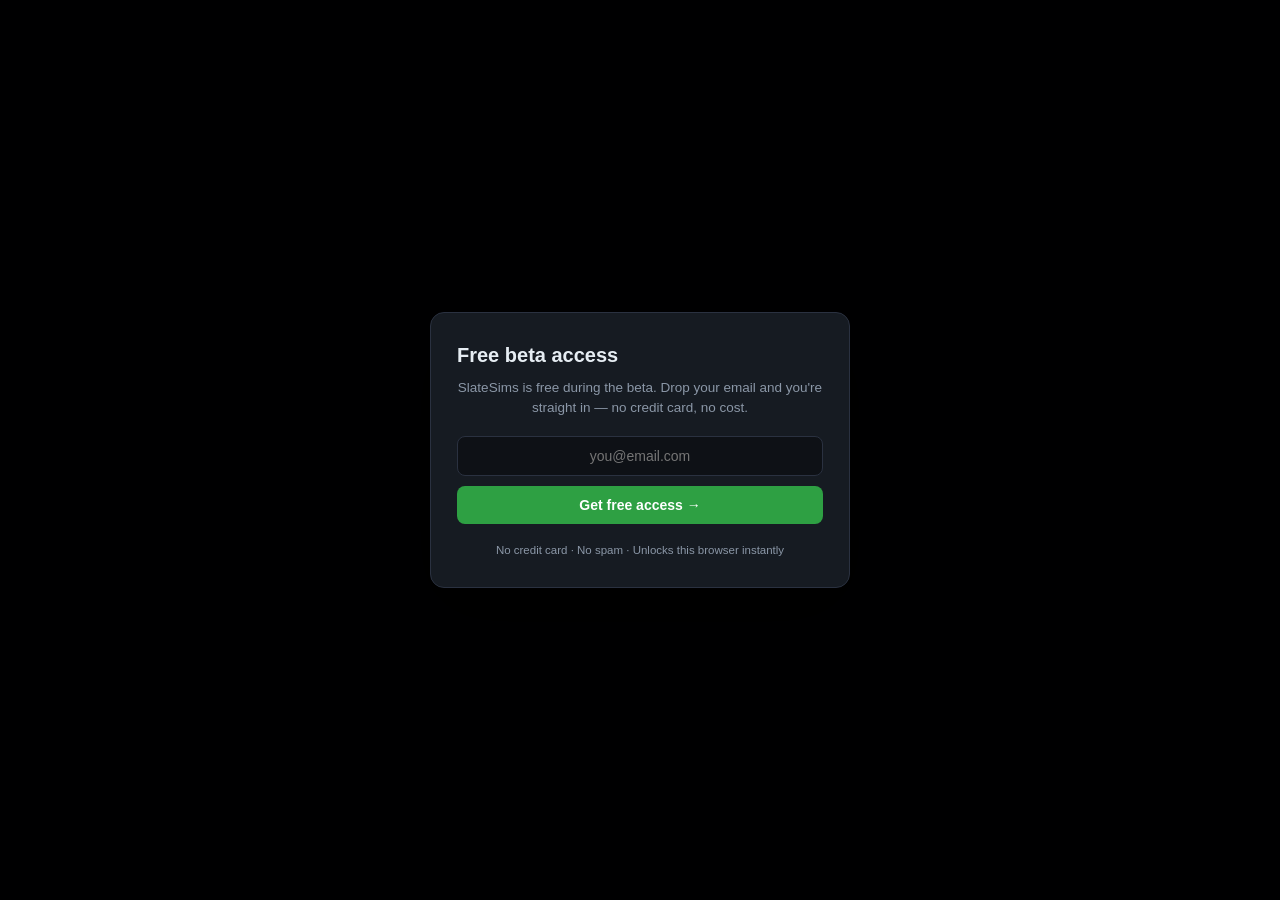
<file: app.html>
<!DOCTYPE html>
<html lang="en">
<head>
  <meta charset="UTF-8" />
  <meta name="viewport" content="width=device-width, initial-scale=1.0" />
  <title>SlateSims — PGA DFS Simulator for DraftKings</title>
  <link rel="icon" href="assets/img/favicon.svg?v=20260730v" type="image/svg+xml" />
  <link rel="canonical" href="https://slatesims.com/app.html" />
  <meta name="description" content="The SlateSims PGA DFS app for DraftKings golf: ownership projections, hole-by-hole simulations, a lineup optimizer with exposure control, contest ROI and upload-ready CSVs. Free during the beta." />
  <meta name="robots" content="index, follow" />
  <meta property="og:type" content="website" />
  <meta property="og:site_name" content="SlateSims" />
  <meta property="og:url" content="https://slatesims.com/app.html" />
  <meta property="og:title" content="SlateSims — PGA DFS Simulator &amp; Optimizer for DraftKings" />
  <meta property="og:description" content="Ownership projections, hole-by-hole simulations, lineup optimizer and contest ROI for DraftKings PGA DFS." />
  <meta property="og:image" content="https://slatesims.com/assets/img/avatar.png" />
  <link rel="stylesheet" href="assets/css/styles.css?v=20261014a" />
  <script async src="https://www.googletagmanager.com/gtag/js?id=G-13J1816EN4"></script>
  <script>
    window.dataLayer = window.dataLayer || [];
    function gtag(){dataLayer.push(arguments);}
    gtag('js', new Date());
    gtag('config', 'G-13J1816EN4');
  </script>
  <script>
    // Runs inline (can't be ad-blocked like an external file) so the app
    // stays hidden by default until a visitor has signed up in this browser.
    try {
      if (!localStorage.getItem('slatesims_access_granted')) {
        document.documentElement.classList.add('locked');
      }
    } catch (e) { /* ignore */ }
  </script>
</head>
<body>
  <div id="appShell">
  <header class="topbar">
    <a class="brand" href="index.html" title="SlateSims home">
      <svg class="logo" viewBox="0 0 100 100" aria-hidden="true">
        <path d="M6,82 C30,82 30,38 50,38 C70,38 70,82 94,82 Z" fill="#3fb950" opacity=".22"/>
        <path d="M6,82 C30,82 30,38 50,38 C70,38 70,82 94,82" fill="none" stroke="#3fb950"
              stroke-width="8" stroke-linecap="round" stroke-linejoin="round"/>
        <rect x="46.8" y="6" width="6.4" height="40" rx="3.2" fill="#e6edf3"/>
        <polygon points="53.2,8 76,16 53.2,24" fill="#e6edf3"/>
      </svg>
      <div>
        <h1>Slate<span class="accent">Sims</span></h1>
        <p class="tag">Play-by-play PGA simulations for DraftKings — built to win.</p>
      </div>
    </a>
    <nav class="mainnav" aria-label="Sports">
      <div class="navitem">
        <button type="button" class="navbtn here" aria-haspopup="true" aria-expanded="false">
          PGA <span class="navcaret" aria-hidden="true">▼</span>
        </button>
        <div class="navmenu" role="menu">
          <div class="navgroup">Main Slate</div>
          <a role="menuitem" href="app.html#players">Ownership &amp; Projections</a>
          <a role="menuitem" href="app.html#build">Build Lineups</a>
          <a role="menuitem" href="app.html#contest">Contest Sim</a>
          <div class="navgroup">Showdown</div>
          <a role="menuitem" href="app.html#showdown">Ownership &amp; Projections</a>
          <div class="navgroup">Research</div>
          <a role="menuitem" href="app.html#news">News &amp; Chatter</a>
          <a role="menuitem" href="app.html#saved">Saved Lineups</a>
        </div>
      </div>
      <div class="navitem">
        <button type="button" class="navbtn" aria-haspopup="true" aria-expanded="false">
          NFL <span class="navcaret" aria-hidden="true">▼</span>
        </button>
        <div class="navmenu" role="menu">
          <div class="navgroup">DFS</div>
          <a role="menuitem" href="nfl-slate.html">Slate Board</a>
          <a role="menuitem" href="nfl-scenarios.html">Game Stack Scenarios</a>
          <a role="menuitem" href="nfl-showdown.html">Showdown Scenarios</a>
          <a role="menuitem" href="nfl-optimizer.html">Optimizer &amp; Contest Sim</a>
          <a role="menuitem" href="nfl-projections.html">Fantasy Projections</a>
          <div class="navgroup">Research</div>
          <a role="menuitem" href="nfl.html">Advanced Stats</a>
          <a role="menuitem" href="nfl-props.html">Player Props</a>
          <div class="navgroup">Lineups</div>
          <span class="navsoon">Optimizer — coming soon</span>
        </div>
      </div>
    </nav>
    <nav class="tabs">
      <button class="tab active" data-tab="players">1 · Players</button>
      <button class="tab" data-tab="build">2 · Build</button>
      <button class="tab" data-tab="lineups">3 · Review</button>
      <button class="tab" data-tab="contest">4 · Contest</button>
      <button class="tab" data-tab="export">5 · Export</button>
      <button class="tab" data-tab="news">📰 News</button>
      <button class="tab" data-tab="saved">⭐ Saved</button>
      <button class="tab" data-tab="handbuild">✋ Hand Build</button>
    </nav>
    <button id="startTour" class="ghost tourbtn" title="See how SlateSims works">🎓 Take the tour</button>
  </header>

  <main>
    <!-- ===================== PLAYERS / SIMULATE ===================== -->
    <section id="players" class="panel active">
      <div class="toolbar">
        <div class="control">
          <label>Simulations</label>
          <select id="nSims">
            <option value="2000">2,000 (fast)</option>
            <option value="5000" selected>5,000</option>
            <option value="10000">10,000 (sharp)</option>
            <option value="25000">25,000 (max)</option>
          </select>
        </div>
        <div class="control">
          <label>Seed</label>
          <input id="seed" type="number" value="12345" />
        </div>
        <div class="control">
          <label>Cut</label>
          <label class="cutbox" id="cutBox">
            <input type="checkbox" id="hasCut" checked />
            <span id="cutLabel">36-hole cut</span>
            <span id="cutWhy" class="cut-why"></span>
            <button type="button" id="cutReset" class="cut-reset hidden"
                    title="Go back to the setting detected from the field size">reset</button>
          </label>
        </div>
        <button id="runSim" class="primary">▶ Run Simulation</button>
        <span id="simStatus" class="status"></span>
        <div class="spacer"></div>
        <label class="filebtn">⬆ Import DK Salaries CSV
          <input id="importCsv" type="file" accept=".csv" hidden />
        </label>
        <button id="resetSlate" class="ghost">Reset sample slate</button>
      </div>

      <div class="toolbar wrap">
        <div class="control">
          <label>Course fit preset</label>
          <select id="cfPreset">
            <option value="balanced" selected>Balanced</option>
            <option value="bomber">Bomber's paradise (OTT)</option>
            <option value="approach">Approach-heavy</option>
            <option value="short">Short game / positional</option>
            <option value="custom">Custom…</option>
          </select>
        </div>
        <div class="control"><label>OTT ×</label><input id="cfOtt" type="number" value="1" step="0.1" min="0" /></div>
        <div class="control"><label>APP ×</label><input id="cfApp" type="number" value="1" step="0.1" min="0" /></div>
        <div class="control"><label>ARG ×</label><input id="cfArg" type="number" value="1" step="0.1" min="0" /></div>
        <div class="control"><label>PUTT ×</label><input id="cfPutt" type="number" value="1" step="0.1" min="0" /></div>
        <button id="cfApply" class="ghost">Apply course fit</button>
        <span id="cfStatus" class="status"></span>
      </div>

      <p class="hint">
        Edit <b>Skill</b>, <b>Proj</b>, or <b>Own%</b> inline (skill = strokes gained/round vs.
        field). Salary comes from the DraftKings slate and isn't editable.
        Set per-golfer <b>Min</b>/<b>Max</b> exposure % (caps the share of lineups they appear
        in; overrides the global cap). <b>Exp%</b> fills in after a build. Lock 🔒 forces a
        golfer in; Ban 🚫 removes them. Run the sim, build, then tweak Min/Max and rebuild
        until your exposures look right.
      </p>

      <div id="slateToggle" class="slate-toggle hidden">
        <span class="slate-label">Slate:</span>
        <button class="slate-btn active" data-slate="classic">Classic (Thu–Sun)</button>
        <button class="slate-btn" data-slate="showdown">Showdown</button>
        <span id="slateToggleNote" class="slate-note"></span>
      </div>
      <div id="dkBanner" class="banner hidden"></div>

      <div class="filter-bar">
        <input id="fName" type="text" placeholder="Search player…" class="filter-text" />
        <span class="filter-sep">Salary</span>
        <input id="fSalMin" type="number" placeholder="min" class="filter-num" step="100" />
        <span class="filter-sep">–</span>
        <input id="fSalMax" type="number" placeholder="max" class="filter-num" step="100" />
        <span class="filter-sep">Own%</span>
        <input id="fOwnMin" type="number" placeholder="min" class="filter-num" step="1" />
        <span class="filter-sep">–</span>
        <input id="fOwnMax" type="number" placeholder="max" class="filter-num" step="1" />
        <div class="filter-break"></div>
        <span class="filter-label">SG Tot</span>
        <input id="fTotMin" type="number" placeholder="min" class="filter-num" step="0.1" />
        <span class="filter-sep">–</span>
        <input id="fTotMax" type="number" placeholder="max" class="filter-num" step="0.1" />
        <span class="filter-label">T2G</span>
        <input id="fT2gMin" type="number" placeholder="min" class="filter-num" step="0.05" />
        <span class="filter-sep">–</span>
        <input id="fT2gMax" type="number" placeholder="max" class="filter-num" step="0.05" />
        <span class="filter-label">OTT</span>
        <input id="fOttMin" type="number" placeholder="min" class="filter-num" step="0.05" />
        <span class="filter-sep">–</span>
        <input id="fOttMax" type="number" placeholder="max" class="filter-num" step="0.05" />
        <span class="filter-label">App</span>
        <input id="fAppMin" type="number" placeholder="min" class="filter-num" step="0.05" />
        <span class="filter-sep">–</span>
        <input id="fAppMax" type="number" placeholder="max" class="filter-num" step="0.05" />
        <span class="filter-label">ARG</span>
        <input id="fArgMin" type="number" placeholder="min" class="filter-num" step="0.05" />
        <span class="filter-sep">–</span>
        <input id="fArgMax" type="number" placeholder="max" class="filter-num" step="0.05" />
        <span class="filter-label">Putt</span>
        <input id="fPuttMin" type="number" placeholder="min" class="filter-num" step="0.05" />
        <span class="filter-sep">–</span>
        <input id="fPuttMax" type="number" placeholder="max" class="filter-num" step="0.05" />
        <div class="filter-break"></div>
        <button id="filterSelectBtn" class="ghost small">Select shown</button>
        <button id="filterDeselectBtn" class="ghost small">Deselect shown</button>
        <button id="filterClearBtn" class="ghost small">✕ Clear</button>
        <span id="filterCount" class="filter-count"></span>
      </div>

      <div class="csv-toolbar">
        <button id="exportPlayersBtn" class="ghost small">⬇ Export CSV</button>
        <label class="filebtn small">⬆ Import CSV
          <input type="file" id="importPlayersCsv" accept=".csv" style="display:none">
        </label>
        <span id="importStatus" class="filter-count"></span>
      </div>

      <div class="tablewrap">
        <table id="playerTable">
          <thead>
            <tr>
              <th class="ctr"><input type="checkbox" id="selAll" checked title="Select / deselect all"></th>
              <th data-sort="name" title="Click a golfer's name to see their simulated outcome distribution.">Golfer</th>
              <th class="num" data-sort="salary" title="DraftKings salary for this slate. Comes from the DK feed and can't be edited here.">Salary</th>
              <th class="num" data-sort="skill" title="Strokes gained per round vs. the field, blended from betting odds and strokes-gained data. Drives every simulated round — higher skill means more birdies, fewer bogeys. Editable.">Skill</th>
              <th class="num" data-sort="proj" title="Mean fantasy points across every simulated tournament. Editable as a manual override — leave blank to use the sim.">Proj</th>
              <th class="num" data-sort="floor" title="10th percentile simulated score — a bad-but-realistic day. The golfer scores at or above this in 90% of simulated tournaments.">Floor</th>
              <th class="num" data-sort="ceil" title="90th percentile simulated score — a strong day. The golfer reaches this in the top 10% of simulated tournaments.">Ceil</th>
              <th class="num" data-sort="cut" title="Chance this golfer makes the 36-hole cut. When your Make Cut tab supplies a market price (shown in blue) the simulation is calibrated to it, so Proj, Floor and Ceiling all reflect that cut risk rather than just the column. Otherwise it is the % of simulated tournaments in which they survive.">Cut%</th>
              <th class="num" data-sort="win" title="Win equity from win odds">Win%</th>
              <th class="num" data-sort="t5" title="Top-5 equity from odds">T5%</th>
              <th class="num" data-sort="t10" title="Top-10 equity from odds">T10%</th>
              <th class="num" data-sort="own" title="Projected % of DraftKings entries rostering this golfer. Editable as a manual override.">Own%</th>
              <th class="num" data-sort="exp" title="Your % of built lineups that include this golfer, after the most recent Build. Compare to Own% to spot leverage.">Exp%</th>
              <th class="num" data-sort="val" title="Value: projected points per $1,000 of salary. Higher means more projection for the price.">Val</th>
              <th class="num" title="Minimum exposure target %">Min</th>
              <th class="num" title="Maximum exposure cap %">Max</th>
              <th class="ctr" title="Lock: force this golfer into every built lineup.">🔒</th>
              <th class="ctr" title="Ban: exclude this golfer from every built lineup.">🚫</th>
            </tr>
          </thead>
          <tbody><!-- rows injected --></tbody>
        </table>
      </div>
    </section>

    <!-- ===================== BUILD ===================== -->
    <section id="build" class="panel">
      <div class="toolbar wrap">
        <div class="control">
          <label>Lineups to build</label>
          <input id="nLineups" type="number" value="20" min="1" max="500" />
        </div>
        <div class="control">
          <label>Max exposure %</label>
          <input id="maxExposure" type="number" value="60" min="1" max="100" />
        </div>
        <div class="control">
          <label>Min salary used</label>
          <input id="minSalary" type="number" value="49000" min="0" max="50000" step="100" />
        </div>
        <div class="control">
          <label>Min Win Equity %</label>
          <input id="minWinEquity" type="number" value="" min="0" max="100" step="0.5" placeholder="—" title="Minimum total win equity % for each lineup (sum of all 6 players)" />
        </div>
        <div class="control">
          <label>Optimize for</label>
          <select id="sortBy">
            <option value="score" selected>Sim Score (balanced)</option>
            <option value="ceiling">Ceiling (GPP upside)</option>
            <option value="mean">Mean (cash)</option>
            <option value="p99">Top-1% spike (Milly Maker)</option>
            <option value="winEquity">Win Equity %</option>
          </select>
        </div>
        <button id="buildBtn" class="primary">⚙ Build Lineup Pool</button>
        <span id="buildStatus" class="status"></span>
      </div>

      <!-- Advanced Build Settings (collapsible) -->
      <details id="advancedBuild" class="adv-wrap">
        <summary class="adv-toggle">Advanced Settings</summary>
        <div class="adv-body">

          <!-- Row 1: Lineup Variety + Min Unique Players -->
          <div class="adv-row">
            <div class="adv-section">
              <div class="adv-label">Lineup Variety</div>
              <div class="variety-btns" id="varietyBtns">
                <button class="variety-btn active" data-val="0">None</button>
                <button class="variety-btn" data-val="0.25">Low</button>
                <button class="variety-btn" data-val="0.5">Med</button>
                <button class="variety-btn" data-val="1">High</button>
              </div>
              <p class="adv-hint">Adds noise to projections so each lineup draws from a slightly different view of the field — more diversity across your pool.</p>
            </div>

            <div class="adv-section">
              <div class="adv-label">Min Unique Players Between Lineups</div>
              <div style="display:flex;align-items:center;gap:10px;margin-top:6px;">
                <input id="minUniquePlayers" type="number" value="0" min="0" max="3" step="1" style="width:58px;" />
                <span id="uniqueHint" class="adv-hint" style="margin:0;color:var(--down);"></span>
              </div>
              <p class="adv-hint">Each lineup must differ from every other by at least this many players. Max 3 — build time increases significantly at 3.</p>
            </div>

            <div class="adv-section">
              <div class="adv-label">Total Lineup Ownership% <span class="adv-sublabel">— sum of all 6 players</span></div>
              <div class="bracket-table" style="grid-template-columns:60px 52px 52px;margin-top:6px;">
                <div class="bt-head"></div><div class="bt-head">Min</div><div class="bt-head">Max</div>
                <div class="bt-cell">Own%</div>
                <input type="number" id="minTotalOwn" min="0" max="600" placeholder="—" />
                <input type="number" id="maxTotalOwn" min="0" max="600" placeholder="—" />
              </div>
              <p class="adv-hint">Example: Max 180% limits chalk stacking. Typical range is 80–350%.</p>
            </div>
          </div>

          <!-- Row 2: Ownership Brackets + Salary Tiers -->
          <div class="adv-row">
            <div class="adv-section">
              <div class="adv-label">Ownership Brackets <span class="adv-sublabel">— # of players per lineup with ownership under threshold</span></div>
              <div class="bracket-table">
                <div class="bt-head">Threshold</div><div class="bt-head">Min</div><div class="bt-head">Max</div>

                <div class="bt-cell">Under 2.5%</div>
                <input type="number" class="own-min" data-thr="2.5" min="0" max="6" placeholder="—" />
                <input type="number" class="own-max" data-thr="2.5" min="0" max="6" placeholder="—" />

                <div class="bt-cell">Under 5%</div>
                <input type="number" class="own-min" data-thr="5" min="0" max="6" placeholder="—" />
                <input type="number" class="own-max" data-thr="5" min="0" max="6" placeholder="—" />

                <div class="bt-cell">Under 10%</div>
                <input type="number" class="own-min" data-thr="10" min="0" max="6" placeholder="—" />
                <input type="number" class="own-max" data-thr="10" min="0" max="6" placeholder="—" />

                <div class="bt-cell">Under 18%</div>
                <input type="number" class="own-min" data-thr="18" min="0" max="6" placeholder="—" />
                <input type="number" class="own-max" data-thr="18" min="0" max="6" placeholder="—" />

                <div class="bt-cell">Under 25%</div>
                <input type="number" class="own-min" data-thr="25" min="0" max="6" placeholder="—" />
                <input type="number" class="own-max" data-thr="25" min="0" max="6" placeholder="—" />
              </div>
              <p class="adv-hint">Leave blank to apply no constraint for that threshold.</p>
            </div>

            <div class="adv-section">
              <div class="adv-label">Salary Tiers <span class="adv-sublabel">— # of players per lineup in each salary range</span></div>
              <div class="bracket-table">
                <div class="bt-head">Tier</div><div class="bt-head">Min</div><div class="bt-head">Max</div>

                <div class="bt-cell">&lt;$7k</div>
                <input type="number" class="tier-min" data-salmin="0" data-salmax="7000" min="0" max="6" placeholder="—" />
                <input type="number" class="tier-max" data-salmin="0" data-salmax="7000" min="0" max="6" placeholder="—" />

                <div class="bt-cell">$7k–$7.9k</div>
                <input type="number" class="tier-min" data-salmin="7000" data-salmax="8000" min="0" max="6" placeholder="—" />
                <input type="number" class="tier-max" data-salmin="7000" data-salmax="8000" min="0" max="6" placeholder="—" />

                <div class="bt-cell">$8k–$8.9k</div>
                <input type="number" class="tier-min" data-salmin="8000" data-salmax="9000" min="0" max="6" placeholder="—" />
                <input type="number" class="tier-max" data-salmin="8000" data-salmax="9000" min="0" max="6" placeholder="—" />

                <div class="bt-cell">$9k–$9.9k</div>
                <input type="number" class="tier-min" data-salmin="9000" data-salmax="10000" min="0" max="6" placeholder="—" />
                <input type="number" class="tier-max" data-salmin="9000" data-salmax="10000" min="0" max="6" placeholder="—" />

                <div class="bt-cell">$10k+</div>
                <input type="number" class="tier-min" data-salmin="10000" data-salmax="999999" min="0" max="6" placeholder="—" />
                <input type="number" class="tier-max" data-salmin="10000" data-salmax="999999" min="0" max="6" placeholder="—" />
              </div>
              <p class="adv-hint">Leave blank for no constraint.</p>
            </div>
          </div>

        </div><!-- /.adv-body -->
      </details>

      <p class="hint">
        Each lineup is optimized against a single simulated tournament, so the pool is
        diverse and correlated the way real tournaments play out — not 20 copies of the
        same chalk.
      </p>
      <div id="buildSummary" class="cards"></div>
    </section>

    <!-- ===================== REVIEW / LEVERAGE ===================== -->
    <section id="lineups" class="panel">
      <div class="split">
        <div>
          <h2>Exposure vs. Field <span class="sub">— your edge is in the leverage column</span></h2>
          <div class="tablewrap">
            <table id="exposureTable">
              <thead>
                <tr>
                  <th>Golfer</th>
                  <th class="num">Proj Own%</th>
                  <th class="num">My Exp%</th>
                  <th class="num">Leverage</th>
                </tr>
              </thead>
              <tbody></tbody>
            </table>
          </div>
        </div>
        <div>
          <h2>Lineup Pool <span class="sub" id="poolCount"></span>
            <button id="exportReviewBtn" class="ghost small" title="Export every lineup in the current pool, with salary, ownership, and sim stats, to CSV.">⬇ Export CSV</button>
          </h2>
          <div class="trim-bar">
            <label class="trim-label">Trim to top</label>
            <input id="trimN" type="number" min="1" step="1" placeholder="20" class="filter-num" />
            <label class="trim-label">by</label>
            <select id="trimBy" title="Which stat to rank lineups by before trimming.">
              <option value="score" selected>Sim Score (balanced)</option>
              <option value="ceiling">Ceiling (GPP upside)</option>
              <option value="mean">Proj (cash)</option>
              <option value="p99">Top-1% spike (Milly Maker)</option>
              <option value="winEquity">Win Equity %</option>
              <option value="allCutPct">6/6 Cut % (all six survive)</option>
            </select>
            <button id="trimBtn" class="ghost">Trim pool</button>
            <span class="trim-hint">Keeps your best lineups by the metric above, with exposure caps re-enforced. Build wide, then trim to the number you'll enter. Rebuild on tab 2 to restore the full pool.</span>
          </div>
          <div id="lineupList" class="lineups"></div>
        </div>
      </div>
    </section>

    <!-- ===================== CONTEST SIM / ROI ===================== -->
    <section id="contest" class="panel">
      <div class="toolbar wrap">
        <div class="control">
          <label>DK contest</label>
          <select id="cDkContest">
            <option value="" selected>— modeled payouts —</option>
          </select>
        </div>
        <div class="control">
          <label>Contest type</label>
          <select id="cStructure">
            <option value="gpp" selected>GPP (top-heavy)</option>
            <option value="se">Single-entry GPP</option>
            <option value="dub">Double-up / Cash</option>
          </select>
        </div>
        <div class="control">
          <label>Field size (entries)</label>
          <input id="cEntries" type="number" value="5000" min="2" step="100" />
        </div>
        <div class="control">
          <label>Entry fee $</label>
          <input id="cFee" type="number" value="20" min="0.1" step="1" />
        </div>
        <div class="control">
          <label>Field lineups (sim)</label>
          <input id="cField" type="number" value="2000" min="200" max="10000" step="100" />
        </div>
        <button id="runContest" class="primary">▶ Run Contest Sim</button>
        <span id="contestStatus" class="status"></span>
      </div>
      <p class="hint">
        Estimates each lineup's expected <b>ROI</b> against an ownership-weighted field and a
        modeled payout structure, scored across your simulated tournaments. Build a pool first
        (tab 2). Payouts are modeled approximations for ranking lineups by contest-fit — not
        exact DraftKings prize tables.
      </p>
      <div id="contestSummary" class="cards"></div>
      <div class="trim-bar">
        <label class="trim-label">Trim to top</label>
        <input id="trimRoiN" type="number" min="1" step="1" placeholder="20" class="filter-num" />
        <button id="trimRoiBtn" class="ghost">Trim by ROI</button>
        <span class="trim-hint">Keeps the lineups with the best ROI <i>for this contest</i>, with exposure caps re-enforced. Run the sim above first. Rebuild on tab 2 to restore the full pool.</span>
      </div>
      <div class="tablewrap">
        <table id="contestTable">
          <thead>
            <tr>
              <th>Rank</th>
              <th>Lineup</th>
              <th class="num">Proj</th>
              <th class="num">ROI%</th>
              <th class="num">Cash%</th>
              <th class="num">Win%</th>
              <th class="num">Exp $</th>
              <th class="ctr" title="Save this lineup to the ⭐ Saved tab, grouped under this contest">Save</th>
            </tr>
          </thead>
          <tbody></tbody>
        </table>
      </div>
    </section>

    <!-- ===================== EXPORT ===================== -->
    <section id="export" class="panel">
      <h2>Export</h2>
      <p class="hint">
        Download a DraftKings upload file, or fill your reserved <b>entries template</b> — each
        entry gets a unique best lineup (ranked by contest ROI if you ran a Contest Sim, else
        Sim Score), in DraftKings' <b>Name (ID)</b> format. Run the DK sync first so names map
        to upload IDs.
      </p>
      <div class="exportbtns">
        <button id="exportDK" class="primary">⬇ DraftKings Upload CSV</button>
        <label class="filebtn">⬆ Fill DK entries template
          <input id="entriesFile" type="file" accept=".csv" hidden />
        </label>
        <button id="exportDetailed" class="ghost">⬇ Detailed pool CSV</button>
      </div>
      <pre id="exportPreview" class="preview"></pre>
    </section>

    <!-- ===================== HAND BUILD ===================== -->
    <!-- ===================== INDUSTRY NEWS ===================== -->
    <section id="news" class="panel">
      <h2>Industry News <span class="sub" id="newsMeta"></span></h2>
      <p class="hint">
        DraftKings PGA DFS coverage for this week's tournament — picks, ownership,
        value plays, betting angles, and withdrawals. General golf news (TV schedules,
        equipment, tour politics) is filtered out. Refreshed every few hours.
        <b>Buzz</b> counts how many separate stories and posts mention each golfer in
        your field — <b>News</b> spikes on withdrawals and form, while <b>Chatter</b>
        tends to lead projected ownership. A golfer high in chatter but low in your
        projections is the field getting ahead of itself; the reverse is where
        leverage hides.
      </p>
      <div id="newsAlerts"></div>
      <div class="split">
        <div>
          <h2 class="hbh">Most Talked About <span class="sub" id="buzzCount"></span></h2>
          <div class="tablewrap">
            <table id="buzzTable">
              <thead>
                <tr>
                  <th>Golfer</th>
                  <th class="num" title="Articles from golf and DFS outlets mentioning this golfer">News</th>
                  <th class="num" title="Reddit DFS/golf posts mentioning this golfer — tends to lead ownership">Chatter</th>
                  <th class="num" title="News + chatter combined">Buzz</th>
                  <th class="num" title="Your projected ownership for this golfer">Own%</th>
                </tr>
              </thead>
              <tbody></tbody>
            </table>
          </div>
        </div>
        <div>
          <h2 class="hbh">Latest <span class="sub" id="newsFilterNote"></span></h2>
          <div class="trim-bar">
            <button class="ghost small newsfil active" data-kind="all">All</button>
            <button class="ghost small newsfil" data-kind="news">News</button>
            <button class="ghost small newsfil" data-kind="chatter">Chatter</button>
            <input id="newsSearch" type="text" placeholder="Filter by golfer or keyword…" class="filter-text" />
          </div>
          <div id="newsList" class="lineups"></div>
        </div>
      </div>
    </section>

    <!-- ===================== SAVED LINEUPS ===================== -->
    <section id="saved" class="panel">
      <h2>Saved Lineups <span class="sub" id="savedCount"></span>
        <button id="savedExport" class="ghost small">⬇ Export all → DK CSV</button>
        <button id="savedClear" class="ghost small">Clear all</button>
      </h2>
      <p class="hint">
        Your keep pile. Hit <b>Save</b> on any lineup in the <b>Review</b> or <b>Contest</b>
        tab and it lands here, so you can rebuild and re-trim as many times as you like
        without losing the ones you already liked. Lineups saved from the Contest tab are
        grouped by the contest they were simulated against, and each group exports on its own.
      </p>
      <div id="savedGroups"></div>
    </section>

    <section id="handbuild" class="panel">
      <h2>Hand Build <span class="sub">— build one lineup yourself, see your salary as you go</span></h2>
      <p class="hint">
        For single-entry and small-stakes play: tap <b>Add</b> to drop a golfer in, watch your
        <b>salary remaining</b> update, and <b>Save</b> the lineup when you've got 6. Run the sim
        first (tab 1) to see each golfer's projected fantasy points here.
      </p>

      <div class="split">
        <div>
          <div id="handSummary" class="cards"></div>
          <h2 class="hbh">Your Lineup <span class="sub" id="handSpots">— 0 / 6</span></h2>
          <div id="handLineup" class="handlu"></div>
          <div class="exportbtns" style="margin-top:12px">
            <button id="handSave" class="primary" disabled>＋ Save Lineup</button>
            <button id="handClear" class="ghost">Clear</button>
          </div>

          <p class="hint" style="margin-top:14px">
            Saved lineups now live on the <b>⭐ Saved</b> tab, alongside everything you
            keep from the Review and Contest tabs.
          </p>
        </div>

        <div>
          <h2 class="hbh">Add Golfers <span class="sub">— click Add to roster a player</span></h2>
          <div class="tablewrap">
            <table id="handPool">
              <thead>
                <tr>
                  <th>Golfer</th>
                  <th class="num">Sal</th>
                  <th class="num">Own%</th>
                  <th class="num">Fpts</th>
                  <th class="num">Win Eq</th>
                  <th class="ctr"></th>
                </tr>
              </thead>
              <tbody></tbody>
            </table>
          </div>
        </div>
      </div>
    </section>

  </main>

  <!-- ===================== PLAYER DISTRIBUTION MODAL ===================== -->
  <div id="distModal" class="modal hidden">
    <div class="modalcard">
      <div class="modalhead">
        <h3 id="distTitle">Player</h3>
        <button id="distClose" class="ghost">✕</button>
      </div>
      <div id="distBody"></div>
    </div>
  </div>

  <footer class="footer">
    <span>SlateSims · client-side, your data never leaves the browser.</span>
  </footer>
  </div>

  <!-- ===================== FREE-ACCESS ENTRY PANEL ===================== -->
  <!-- Visible only when <html> has the "locked" class (set inline above,
       before any external script runs, so it can't be skipped by a blocked
       or slow-loading script). Static markup, not JS-injected, so it shows
       up even if onboard.js itself fails to load. -->
  <div id="entryPanel" class="entrypanel">
    <div class="entrypanel-card">
      <h2>Free beta access</h2>
      <p>SlateSims is free during the beta. Drop your email and you're straight in — no
        credit card, no cost.</p>
      <form id="entryForm">
        <input type="email" name="email" required placeholder="you@email.com" autocomplete="email" />
        <input type="hidden" name="_subject" value="New SlateSims app access signup" />
        <button type="submit" class="primary">Get free access →</button>
      </form>
      <p class="entrynote" id="entryNote"></p>
      <p class="entrymicro">No credit card · No spam · Unlocks this browser instantly</p>
    </div>
  </div>

  <script src="assets/js/nav.js?v=20261014a"></script>
  <script src="assets/js/leadgate.js?v=20261014a"></script>
  <script src="assets/js/scoring.js?v=20261014a"></script>
  <script src="assets/js/data.js?v=20261014a"></script>
  <script src="assets/js/sim.js?v=20261014a"></script>
  <script src="assets/js/optimizer.js?v=20261014a"></script>
  <script src="assets/js/contest.js?v=20261014a"></script>
  <script src="assets/js/app.js?v=20261014a"></script>
  <script src="assets/js/onboard.js?v=20261014a"></script>
  <script src="assets/js/tour.js?v=20261014a"></script>
</body>
</html>
</file>
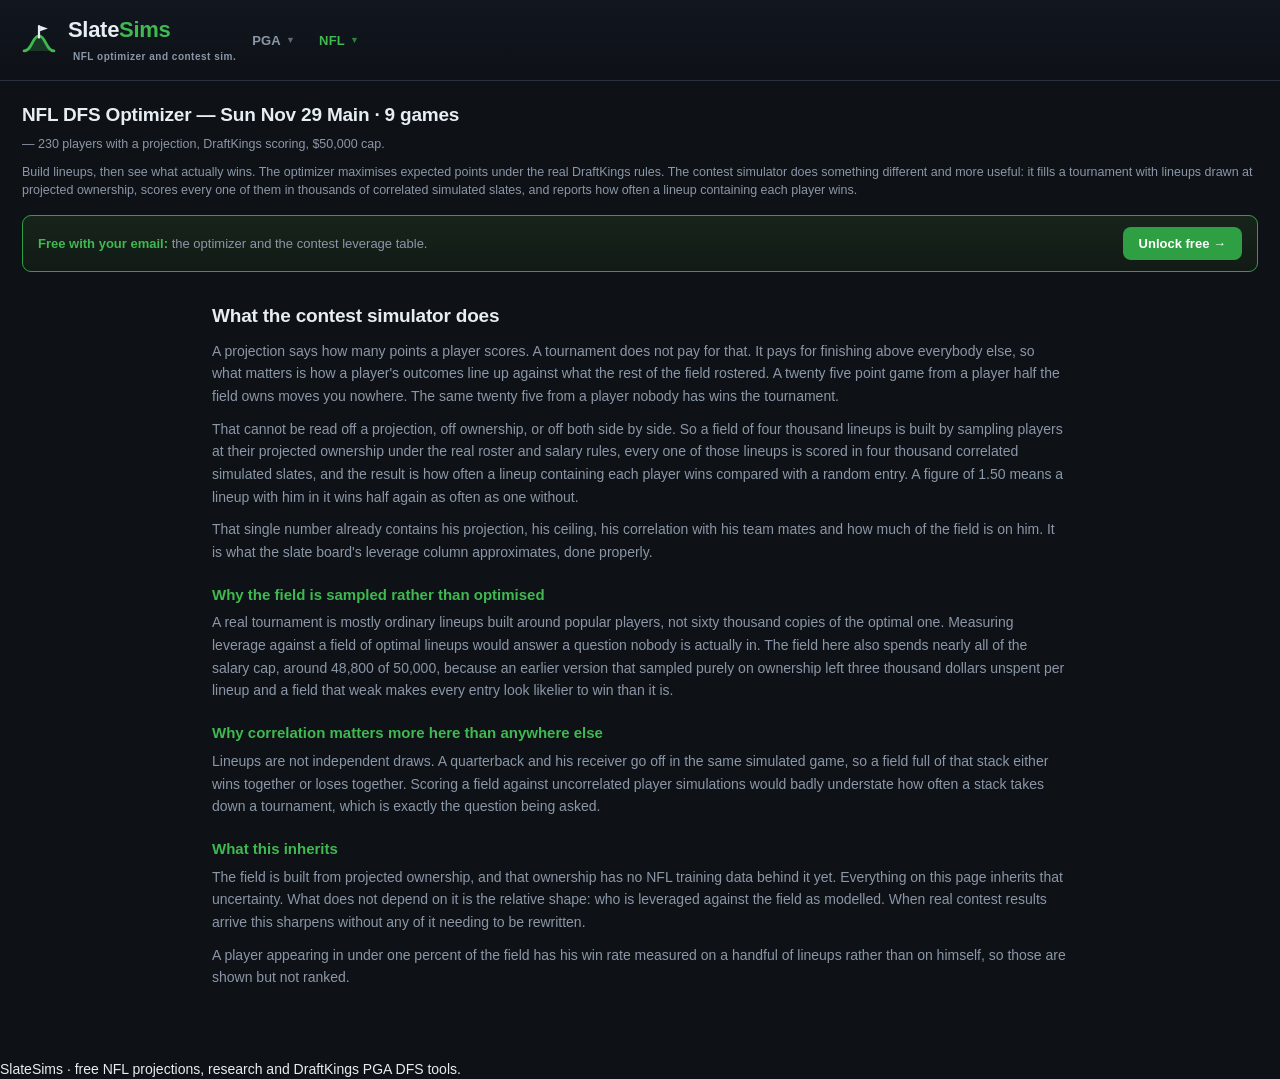
<file: nfl-optimizer.html>
<!DOCTYPE html>
<html lang="en">
<head>
  <meta charset="UTF-8" />
  <meta name="viewport" content="width=device-width, initial-scale=1.0" />
  <title>NFL DFS Optimizer &amp; Contest Simulator | SlateSims</title>
  <link rel="icon" href="assets/img/favicon.svg?v=20260730v" type="image/svg+xml" />
  <link rel="canonical" href="https://slatesims.com/nfl-optimizer.html" />
  <meta name="description" content="Free NFL DFS lineup optimizer and contest simulator. Build DraftKings lineups with locks, excludes, exposure caps and stacking, then see which players actually win tournaments against a simulated field." />
  <meta name="robots" content="index, follow, max-image-preview:large, max-snippet:-1" />
  <meta property="og:type" content="website" />
  <meta property="og:site_name" content="SlateSims" />
  <meta property="og:url" content="https://slatesims.com/nfl-optimizer.html" />
  <meta property="og:title" content="NFL DFS Optimizer and Contest Simulator" />
  <meta property="og:description" content="Build lineups and simulate them against a field drawn at projected ownership." />
  <meta property="og:image" content="https://slatesims.com/assets/img/avatar.png" />
  <meta name="twitter:card" content="summary_large_image" />
  <meta name="twitter:title" content="NFL Fantasy Projections | SlateSims" />
  <meta name="twitter:description" content="Floor, ceiling and correlated stacks, anchored to the betting market." />
  <meta name="twitter:image" content="https://slatesims.com/assets/img/avatar.png" />
  <link rel="stylesheet" href="assets/css/styles.css?v=20261017a" />
  <script async src="https://www.googletagmanager.com/gtag/js?id=G-13J1816EN4"></script>
  <script>
    window.dataLayer = window.dataLayer || [];
    function gtag(){dataLayer.push(arguments);}
    gtag('js', new Date());
    gtag('config', 'G-13J1816EN4');
  </script>
</head>
<body>
  <div id="appShell">
  <header class="topbar">
    <a class="brand" href="index.html" title="SlateSims home">
      <svg class="logo" viewBox="0 0 100 100" aria-hidden="true">
        <path d="M6,82 C30,82 30,38 50,38 C70,38 70,82 94,82 Z" fill="#3fb950" opacity=".22"/>
        <path d="M6,82 C30,82 30,38 50,38 C70,38 70,82 94,82" fill="none" stroke="#3fb950"
              stroke-width="8" stroke-linecap="round" stroke-linejoin="round"/>
        <rect x="46.8" y="6" width="6.4" height="40" rx="3.2" fill="#e6edf3"/>
        <polygon points="53.2,8 76,16 53.2,24" fill="#e6edf3"/>
      </svg>
      <div>
        <span class="brandname">Slate<span class="accent">Sims</span></span>
        <p class="tag">NFL optimizer and contest sim.</p>
      </div>
    </a>
    <nav class="mainnav" aria-label="Sports">
      <div class="navitem">
        <button type="button" class="navbtn" aria-haspopup="true" aria-expanded="false">
          PGA <span class="navcaret" aria-hidden="true">▼</span>
        </button>
        <div class="navmenu" role="menu">
          <div class="navgroup">Main Slate</div>
          <a role="menuitem" href="app.html#players">Ownership &amp; Projections</a>
          <a role="menuitem" href="app.html#build">Build Lineups</a>
          <a role="menuitem" href="app.html#contest">Contest Sim</a>
          <div class="navgroup">Showdown</div>
          <a role="menuitem" href="app.html#showdown">Ownership &amp; Projections</a>
          <div class="navgroup">Research</div>
          <a role="menuitem" href="app.html#news">News &amp; Chatter</a>
          <a role="menuitem" href="app.html#saved">Saved Lineups</a>
        </div>
      </div>
      <div class="navitem">
        <button type="button" class="navbtn here" aria-haspopup="true" aria-expanded="false">
          NFL <span class="navcaret" aria-hidden="true">▼</span>
        </button>
        <div class="navmenu" role="menu">
          <div class="navgroup">DFS</div>
          <a role="menuitem" href="nfl-slate.html">Slate Board</a>
          <a role="menuitem" href="nfl-scenarios.html">Game Stack Scenarios</a>
          <a role="menuitem" href="nfl-showdown.html">Showdown Scenarios</a>
          <a role="menuitem" class="current" href="nfl-optimizer.html">Optimizer &amp; Contest Sim</a>
          <a role="menuitem" href="nfl-projections.html">Fantasy Projections</a>
          <div class="navgroup">Research</div>
          <a role="menuitem" href="nfl.html">Advanced Stats</a>
          <a role="menuitem" href="nfl-props.html">Player Props</a>
          <div class="navgroup">Lineups</div>
          <span class="navsoon">Optimizer — coming soon</span>
        </div>
      </div>
    </nav>
  </header>

  <main>
    <section id="opt" class="panel active">
      <h1 id="opTitle">NFL DFS Optimizer and Contest Simulator</h1>
      <p class="sub" id="opMeta"></p>

      <p class="hint">
        Build lineups, then see what actually wins. The optimizer maximises expected
        points under the real DraftKings rules. The contest simulator does something
        different and more useful: it fills a tournament with lineups drawn at
        projected ownership, scores every one of them in thousands of correlated
        simulated slates, and reports how often a lineup containing each player wins.
      </p>

      <div id="opUnlock" class="unlockbar">
        <span><strong>Free with your email:</strong> the optimizer and the contest
          leverage table.</span>
        <button type="button" id="opUnlockBtn" class="primary small">Unlock free →</button>
      </div>

      <div id="opBody">
        <h2>Build lineups</h2>
        <div class="trim-bar">
          <span class="filter-sep">Lineups</span>
          <input id="opN" type="number" class="filter-num" value="20" min="1" max="150" style="width:70px" />
          <span class="filter-sep">Max exposure</span>
          <input id="opExp" type="number" class="filter-num" value="60" min="5" max="100" style="width:70px" />%
          <span class="filter-sep">Randomness</span>
          <input id="opRand" type="number" class="filter-num" value="25" min="0" max="100" style="width:70px" />%
          <span class="filter-sep">Max total own</span>
          <input id="opOwnCap" type="number" class="filter-num" value="110" min="0" max="400" style="width:70px"
                 title="The sum of every player's projected ownership. Measured against the 1 November Millionaire: the lineups that maximise projection averaged 141%, the six most duplicated entries sat between 115% and 179%, and the lineup that won sat at 106%. Set 0 to turn the cap off." />%
          <label class="chk" title="Pair every quarterback with at least one of his own pass catchers, which is what the correlation data says wins tournaments">
            <input type="checkbox" id="opStack" checked /> Stack the QB
          </label>
          <button type="button" id="opRun" class="primary small">Build →</button>
        </div>
        <p class="hint" id="opStatus"></p>

        <div class="tablewrap">
          <table id="opLineups"><thead><tr></tr></thead><tbody></tbody></table>
        </div>

        <h3 style="margin-top:18px">Player pool</h3>
        <p class="hint">Click a player to lock him into every lineup, click again to exclude him.</p>
        <div class="trim-bar">
          <button class="ghost small oppos active" data-p="">All</button>
          <button class="ghost small oppos" data-p="QB">QB</button>
          <button class="ghost small oppos" data-p="RB">RB</button>
          <button class="ghost small oppos" data-p="WR">WR</button>
          <button class="ghost small oppos" data-p="TE">TE</button>
          <button class="ghost small oppos" data-p="DST">DST</button>
          <input id="opSearch" type="text" placeholder="Filter…" class="filter-text" />
          <button type="button" id="opClear" class="ghost small">Clear locks</button>
        </div>
        <div class="tablewrap">
          <table id="opPool"><thead><tr></tr></thead><tbody></tbody></table>
        </div>

        <h2 style="margin-top:24px">Contest simulator: who actually wins</h2>
        <p class="hint" id="opContestMeta"></p>
        <div class="tablewrap">
          <table id="opContest"><thead><tr></tr></thead><tbody></tbody></table>
        </div>
      </div>

      <section class="seo-copy">
        <h2>What the contest simulator does</h2>
        <p>
          A projection says how many points a player scores. A tournament does not pay
          for that. It pays for finishing above everybody else, so what matters is how
          a player's outcomes line up against what the rest of the field rostered. A
          twenty five point game from a player half the field owns moves you nowhere.
          The same twenty five from a player nobody has wins the tournament.
        </p>
        <p>
          That cannot be read off a projection, off ownership, or off both side by
          side. So a field of four thousand lineups is built by sampling players at
          their projected ownership under the real roster and salary rules, every one
          of those lineups is scored in four thousand correlated simulated slates, and
          the result is how often a lineup containing each player wins compared with a
          random entry. A figure of 1.50 means a lineup with him in it wins half again
          as often as one without.
        </p>
        <p>
          That single number already contains his projection, his ceiling, his
          correlation with his team mates and how much of the field is on him. It is
          what the slate board's leverage column approximates, done properly.
        </p>
        <h3>Why the field is sampled rather than optimised</h3>
        <p>
          A real tournament is mostly ordinary lineups built around popular players,
          not sixty thousand copies of the optimal one. Measuring leverage against a
          field of optimal lineups would answer a question nobody is actually in. The
          field here also spends nearly all of the salary cap, around 48,800 of
          50,000, because an earlier version that sampled purely on ownership left
          three thousand dollars unspent per lineup and a field that weak makes every
          entry look likelier to win than it is.
        </p>
        <h3>Why correlation matters more here than anywhere else</h3>
        <p>
          Lineups are not independent draws. A quarterback and his receiver go off in
          the same simulated game, so a field full of that stack either wins together
          or loses together. Scoring a field against uncorrelated player simulations
          would badly understate how often a stack takes down a tournament, which is
          exactly the question being asked.
        </p>
        <h3>What this inherits</h3>
        <p>
          The field is built from projected ownership, and that ownership has no NFL
          training data behind it yet. Everything on this page inherits that
          uncertainty. What does not depend on it is the relative shape: who is
          leveraged against the field as modelled. When real contest results arrive
          this sharpens without any of it needing to be rewritten.
        </p>
        <p>
          A player appearing in under one percent of the field has his win rate
          measured on a handful of lineups rather than on himself, so those are shown
          but not ranked.
        </p>
      </section>
    </section>
  </main>

  <footer class="foot">
    <span>SlateSims · free NFL projections, research and DraftKings PGA DFS tools.</span>
  </footer>
  </div>

  <script type="application/ld+json">
  {
    "@context": "https://schema.org",
    "@graph": [
      {
        "@type": "WebApplication",
        "name": "SlateSims NFL Fantasy Projections",
        "url": "https://slatesims.com/nfl-slate.html",
        "applicationCategory": "SportsApplication",
        "operatingSystem": "Any",
        "description": "NFL fantasy football projections as distributions, with floor, ceiling and correlated stacks, anchored to the betting market.",
        "offers": { "@type": "Offer", "price": "0", "priceCurrency": "USD" },
        "publisher": { "@type": "Organization", "name": "SlateSims", "url": "https://slatesims.com/" }
      },
      {
        "@type": "BreadcrumbList",
        "itemListElement": [
          { "@type": "ListItem", "position": 1, "name": "SlateSims", "item": "https://slatesims.com/" },
          { "@type": "ListItem", "position": 2, "name": "NFL Fantasy Projections", "item": "https://slatesims.com/nfl-slate.html" }
        ]
      }
    ]
  }
  </script>

  <script src="assets/js/nav.js?v=20261017a"></script>
  <script src="assets/js/leadgate.js?v=20261017a"></script>
  <script src="assets/js/optimizer-nfl.js?v=20261017a"></script>
</body>
</html>
</file>
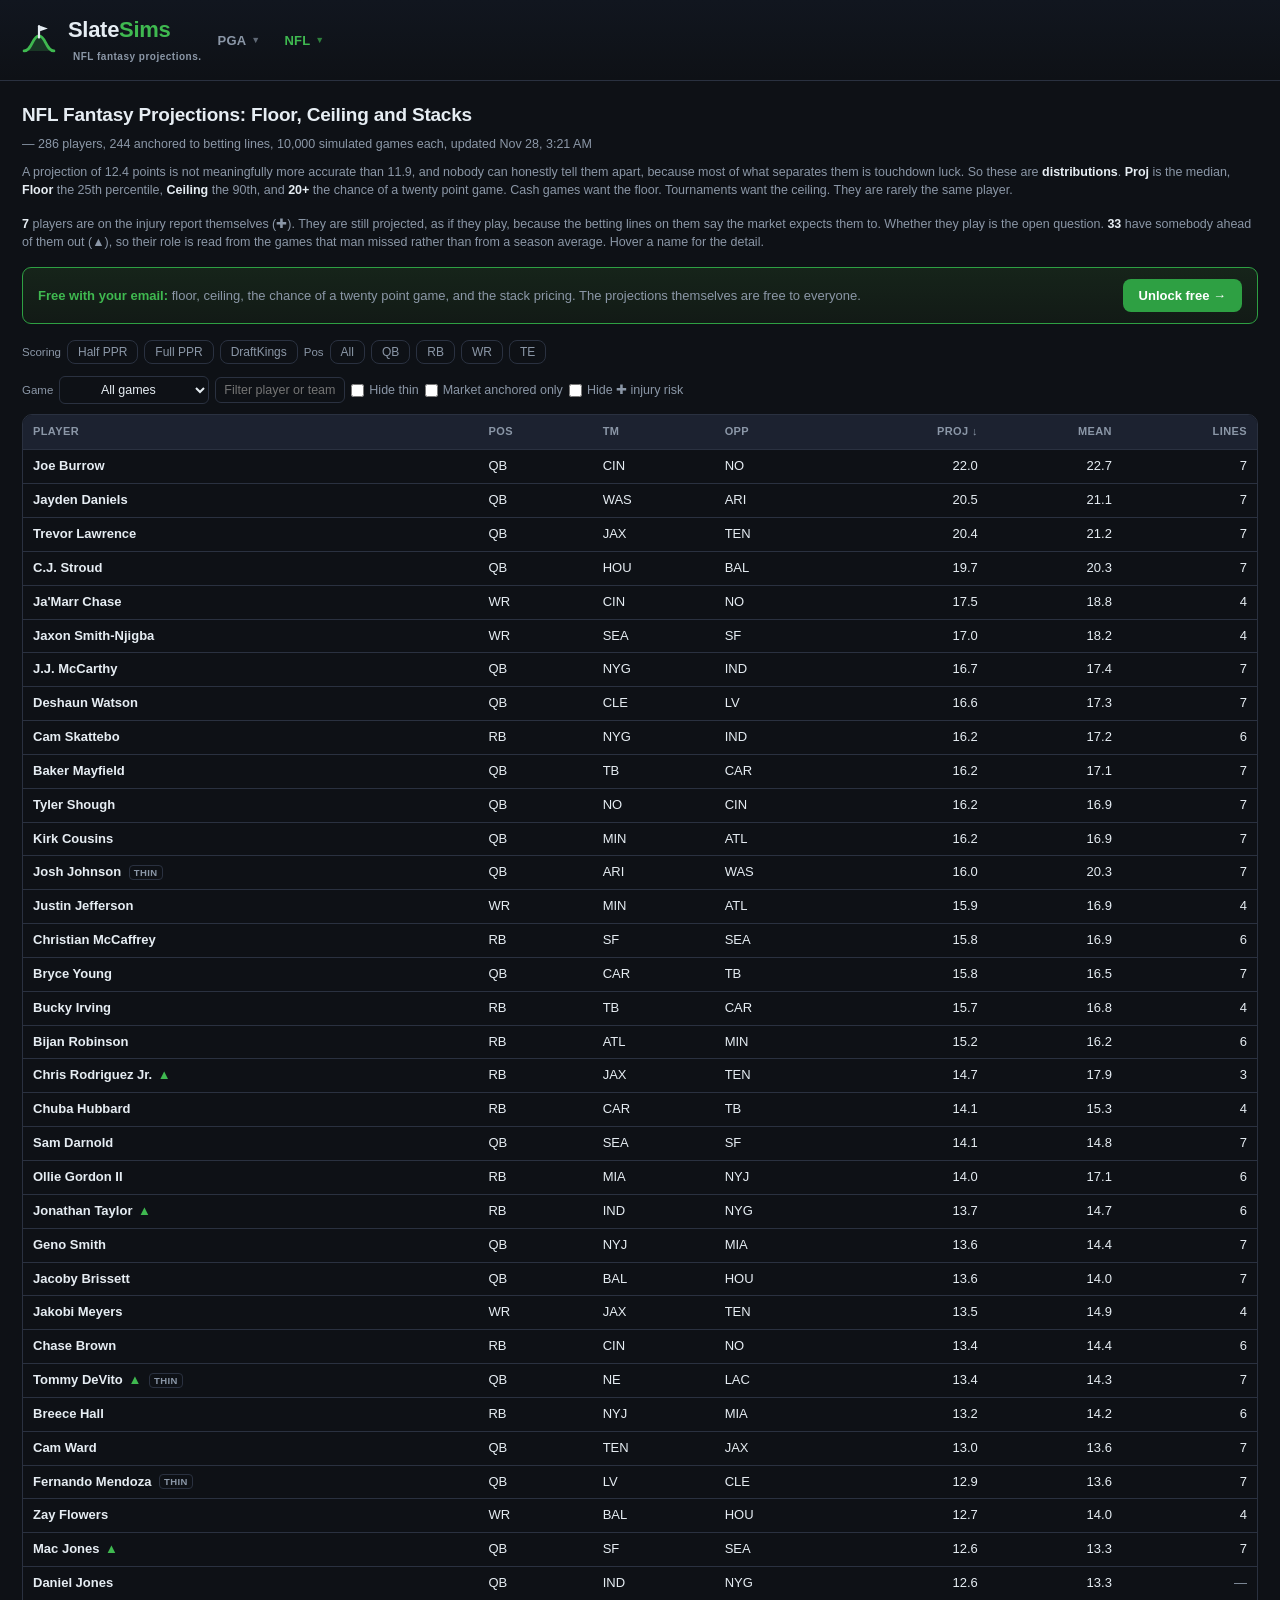
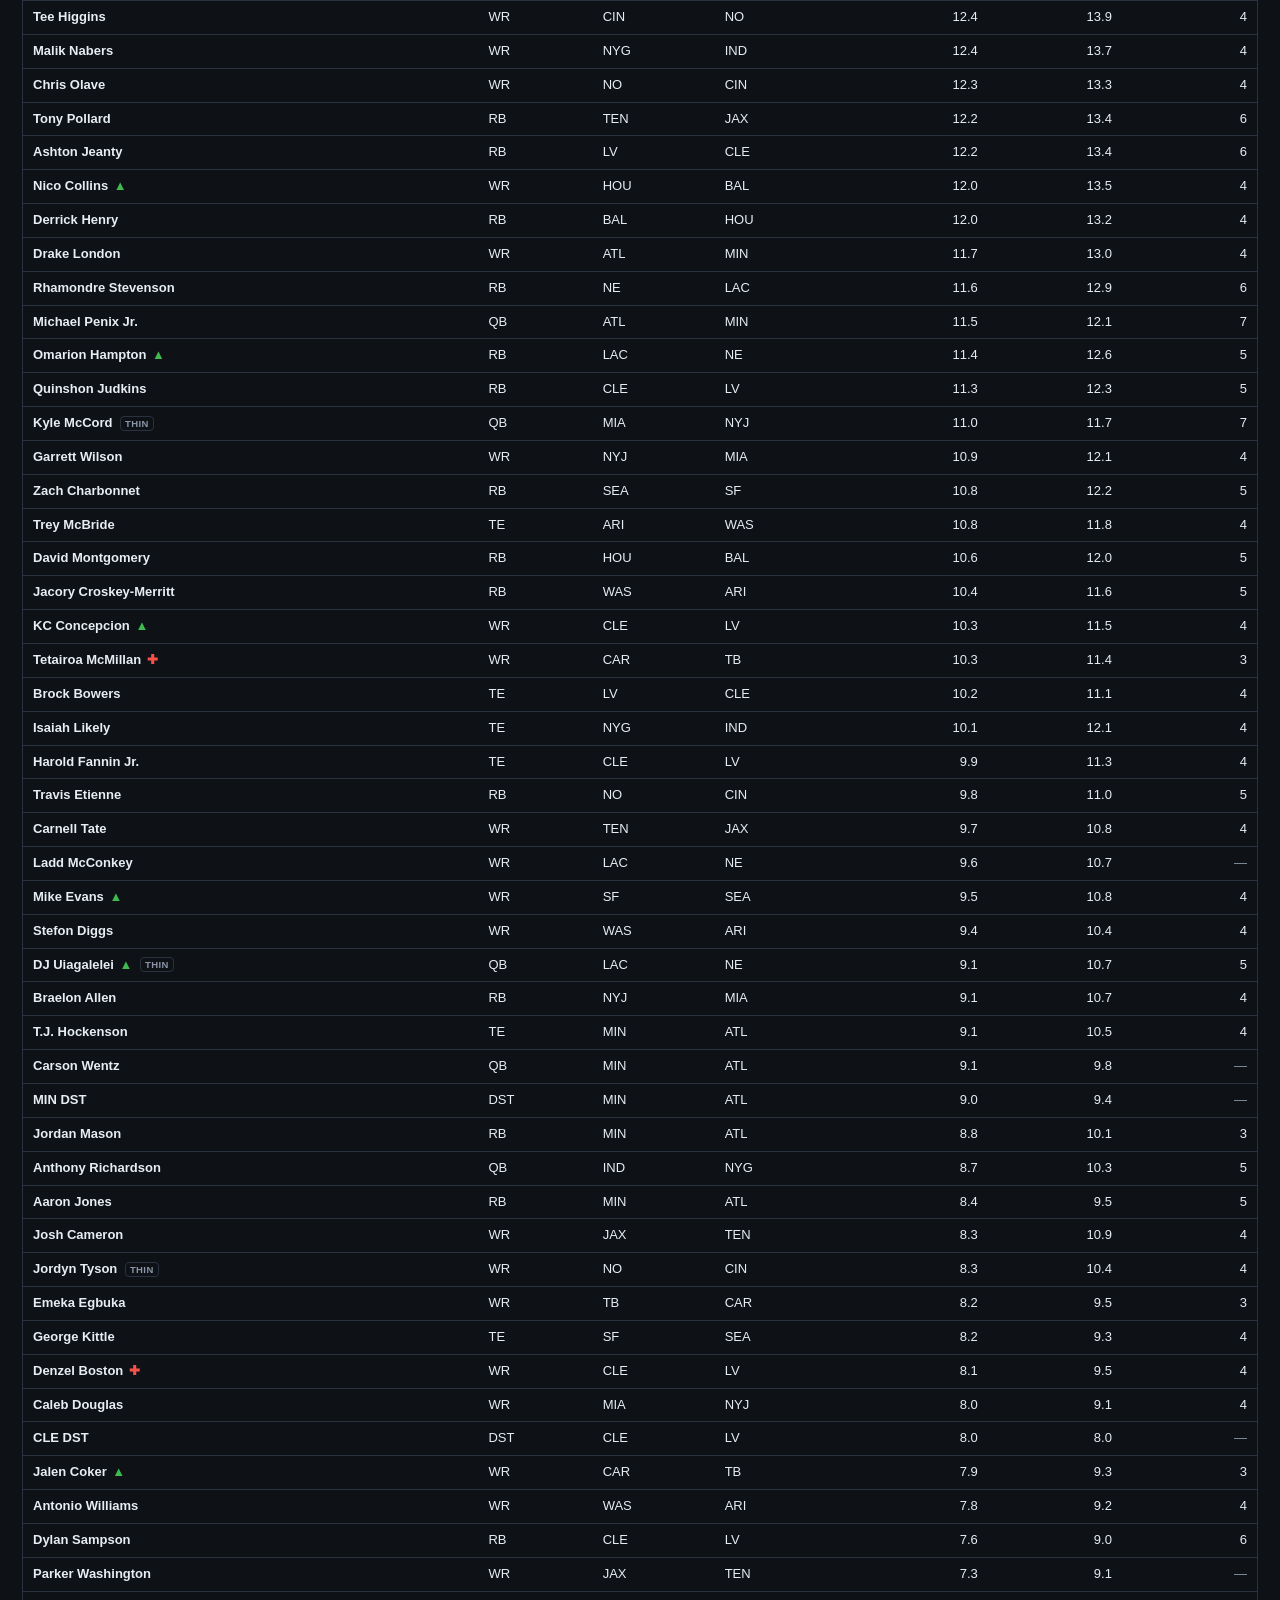
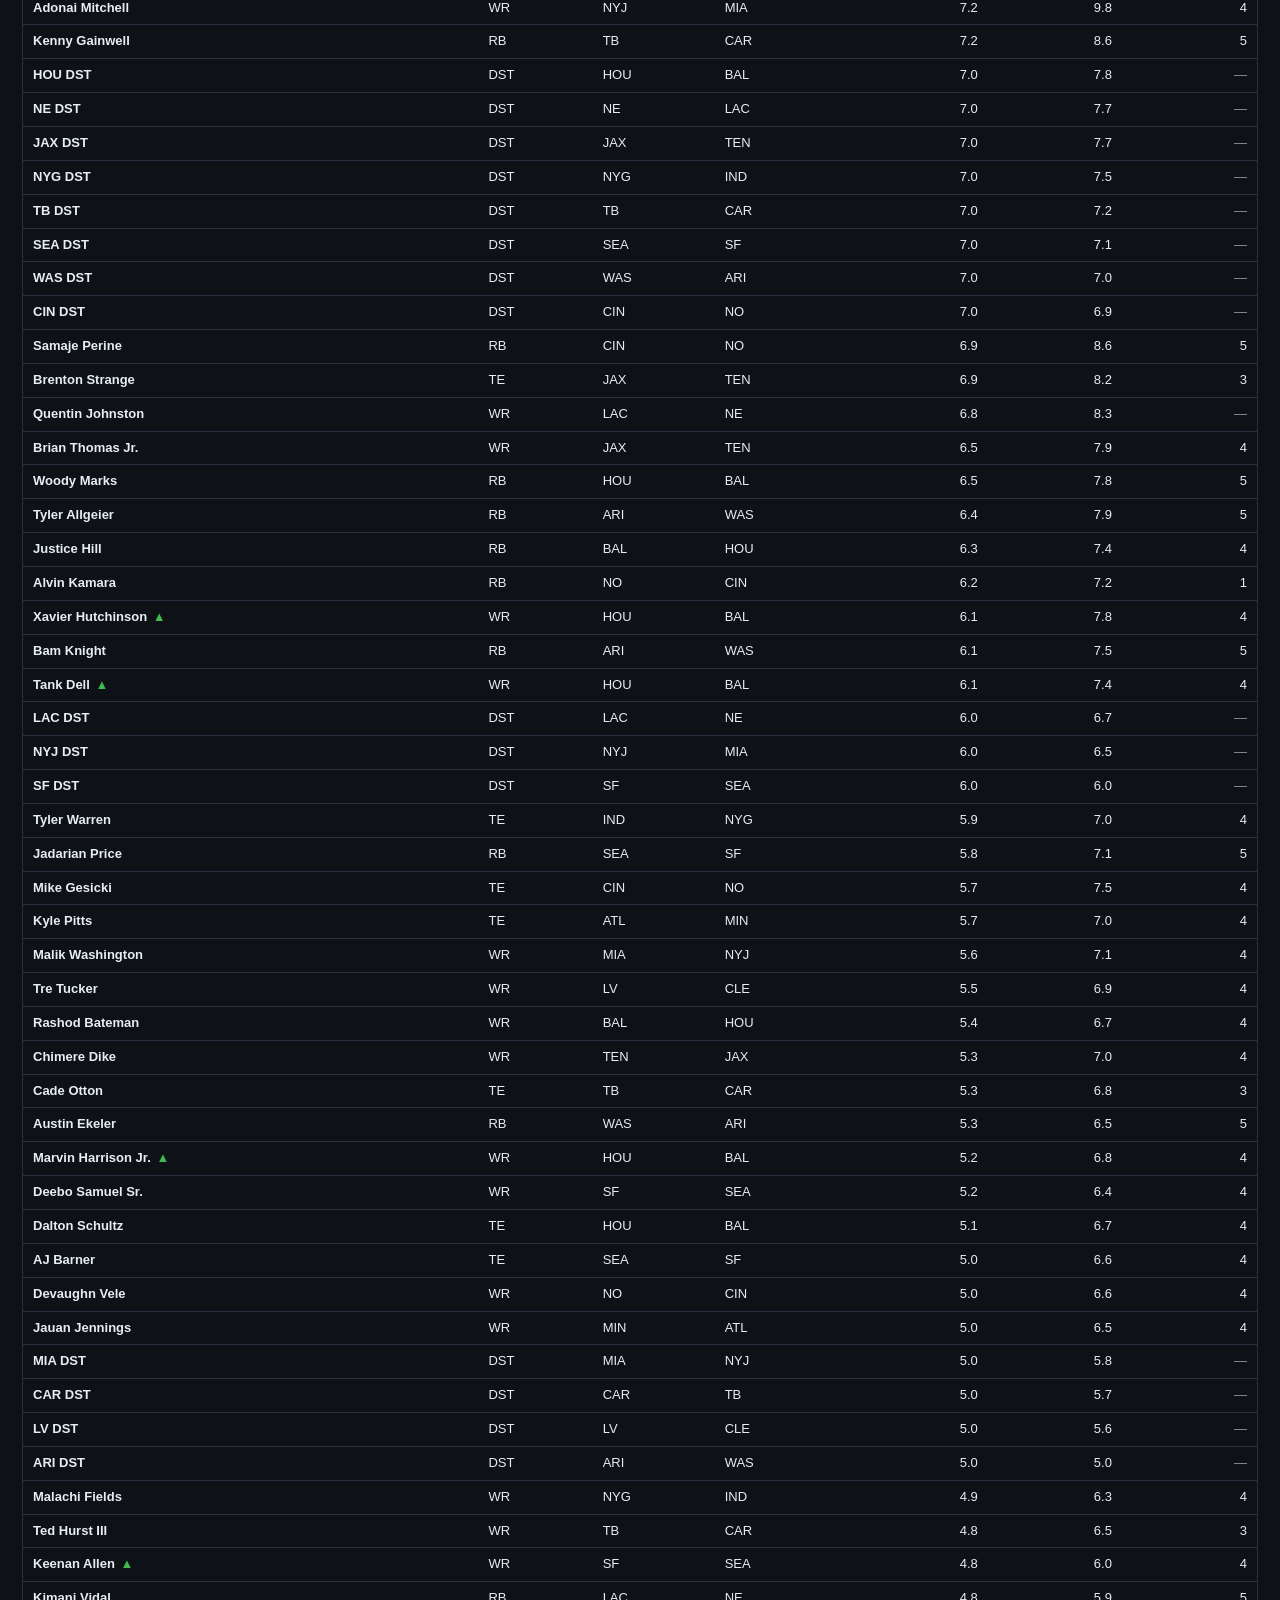
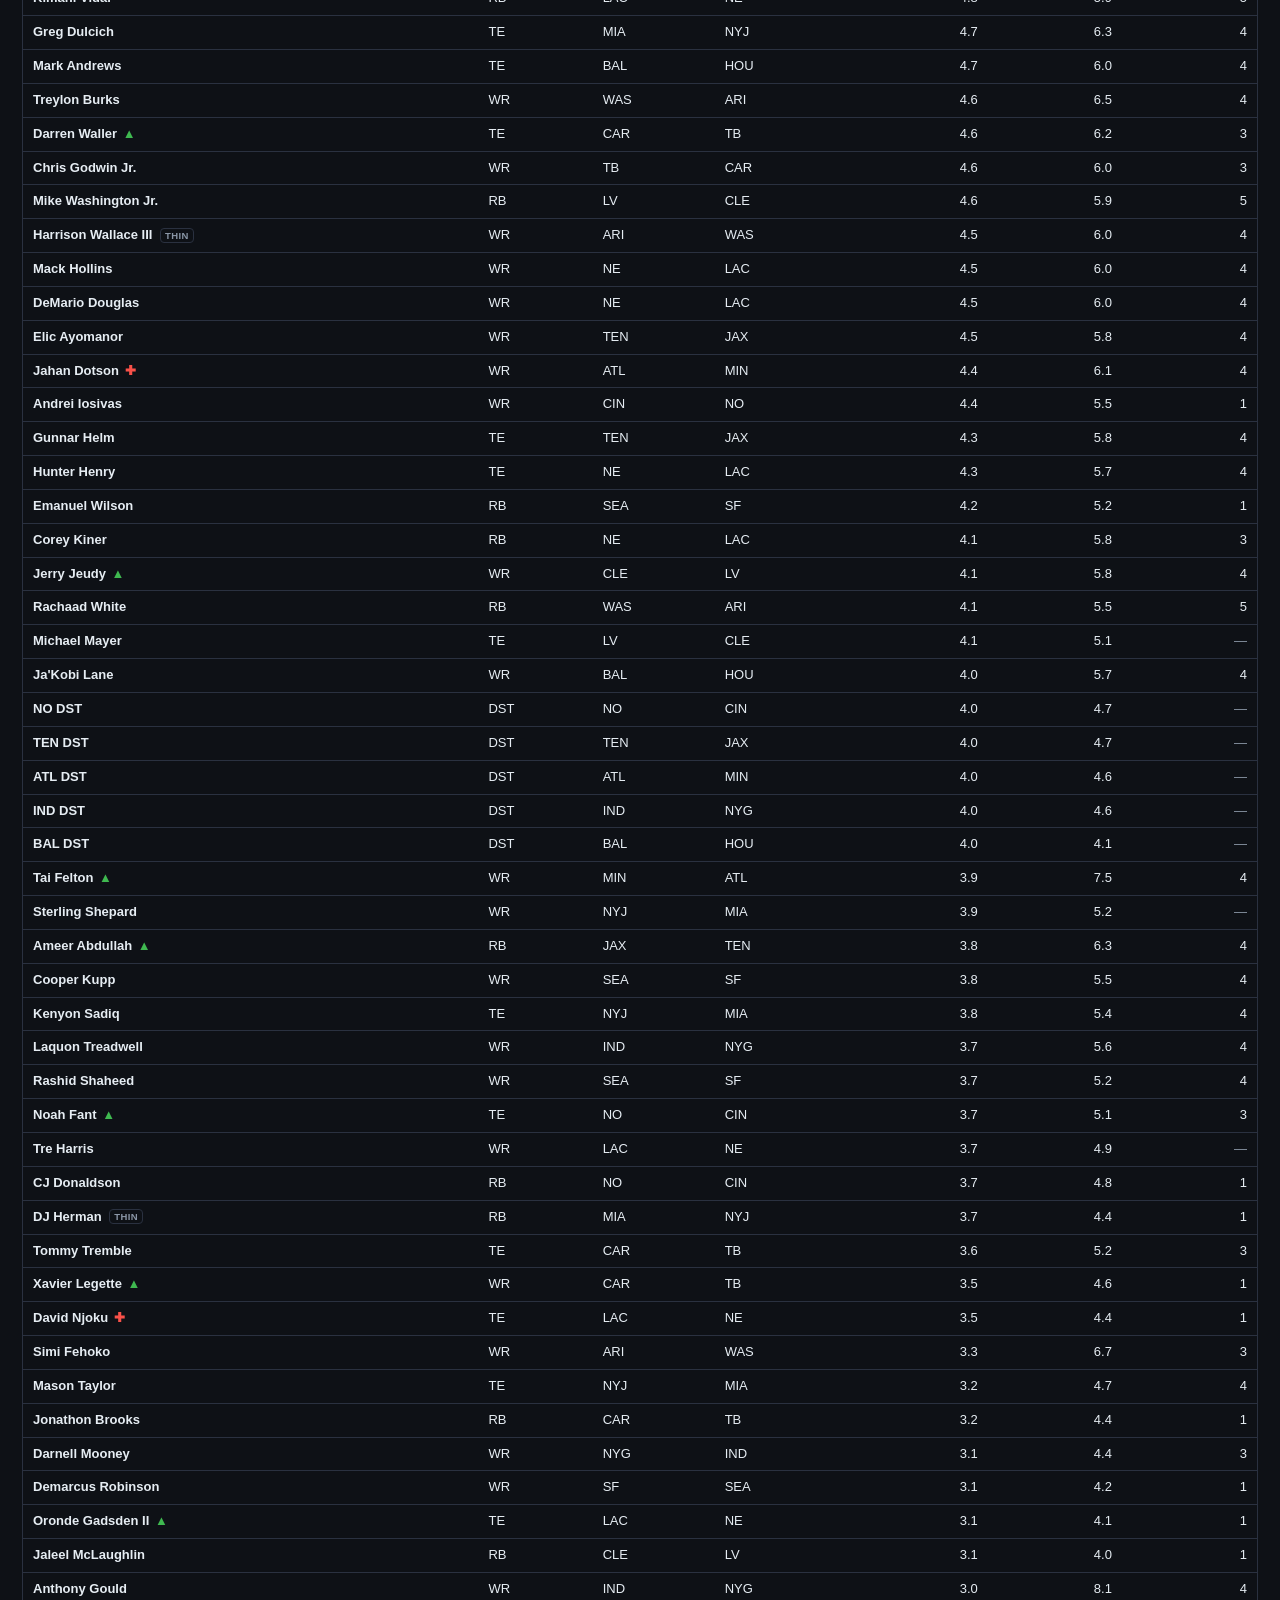
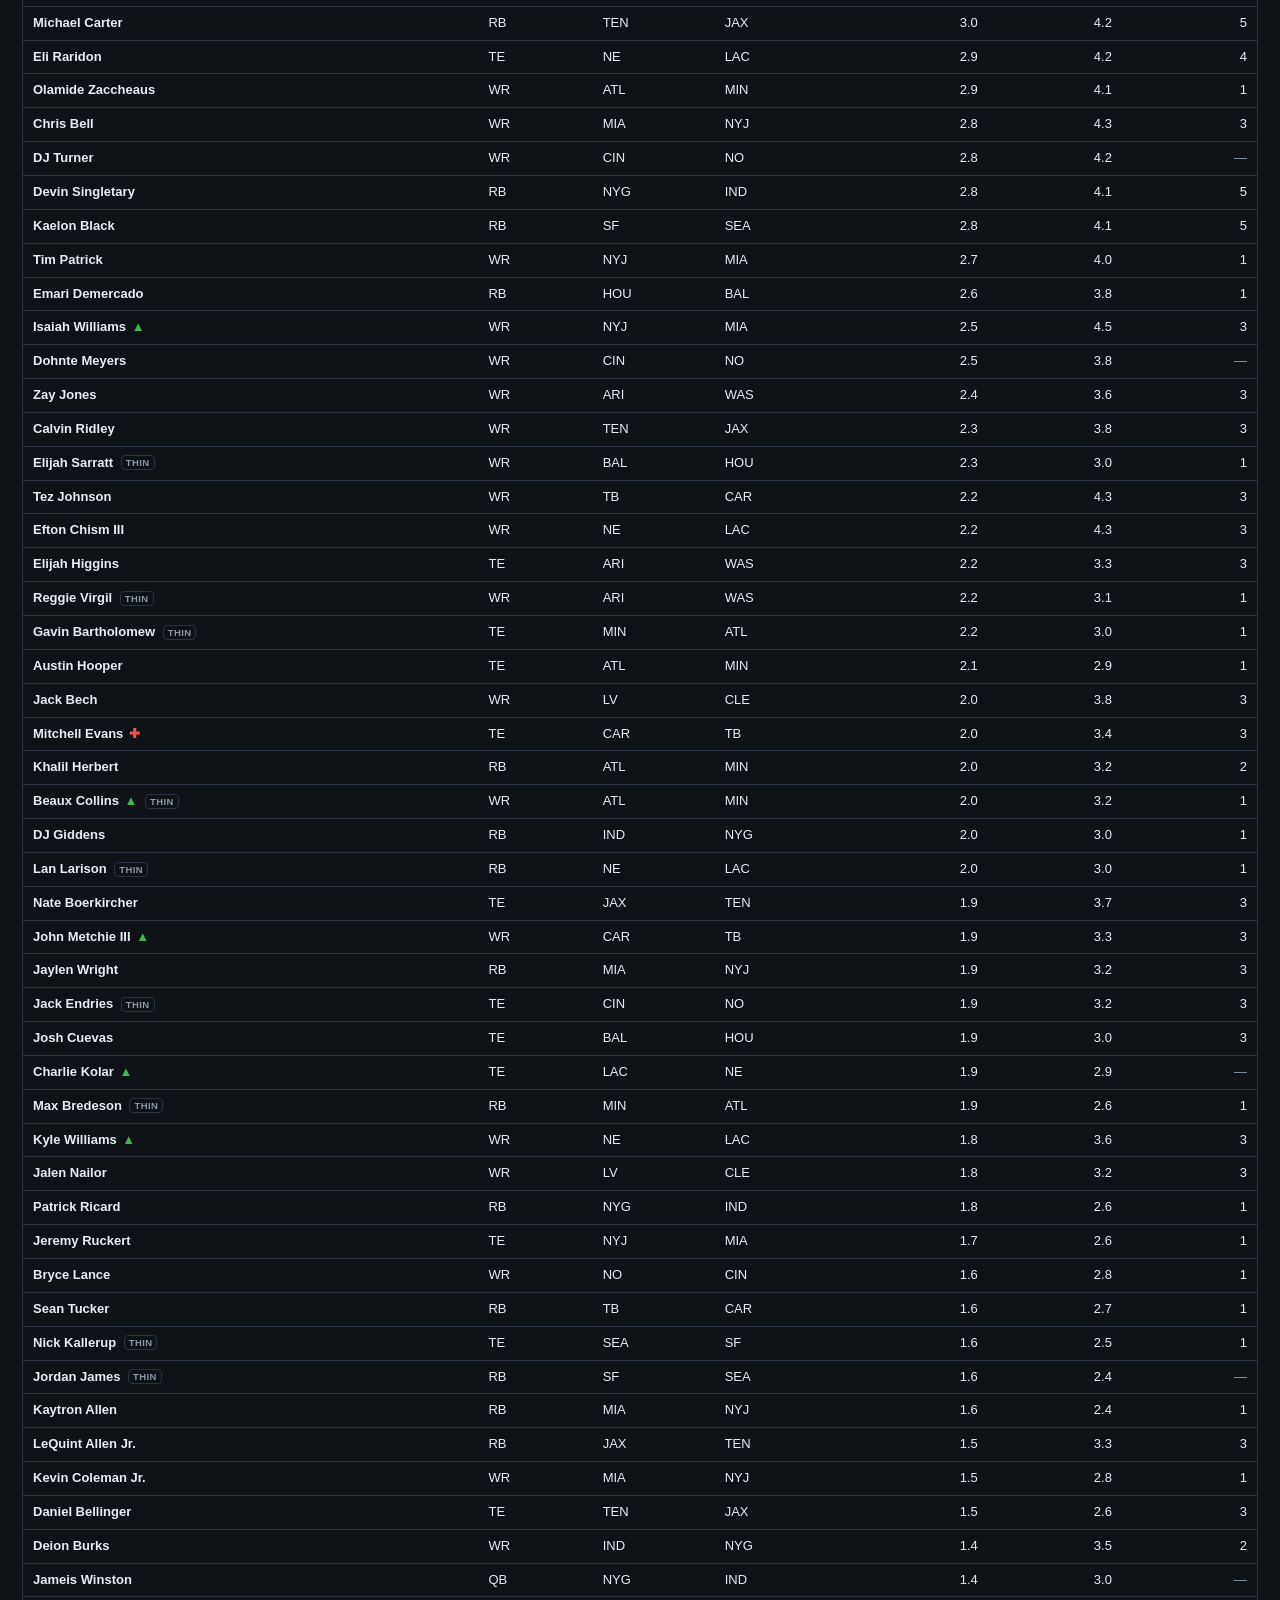
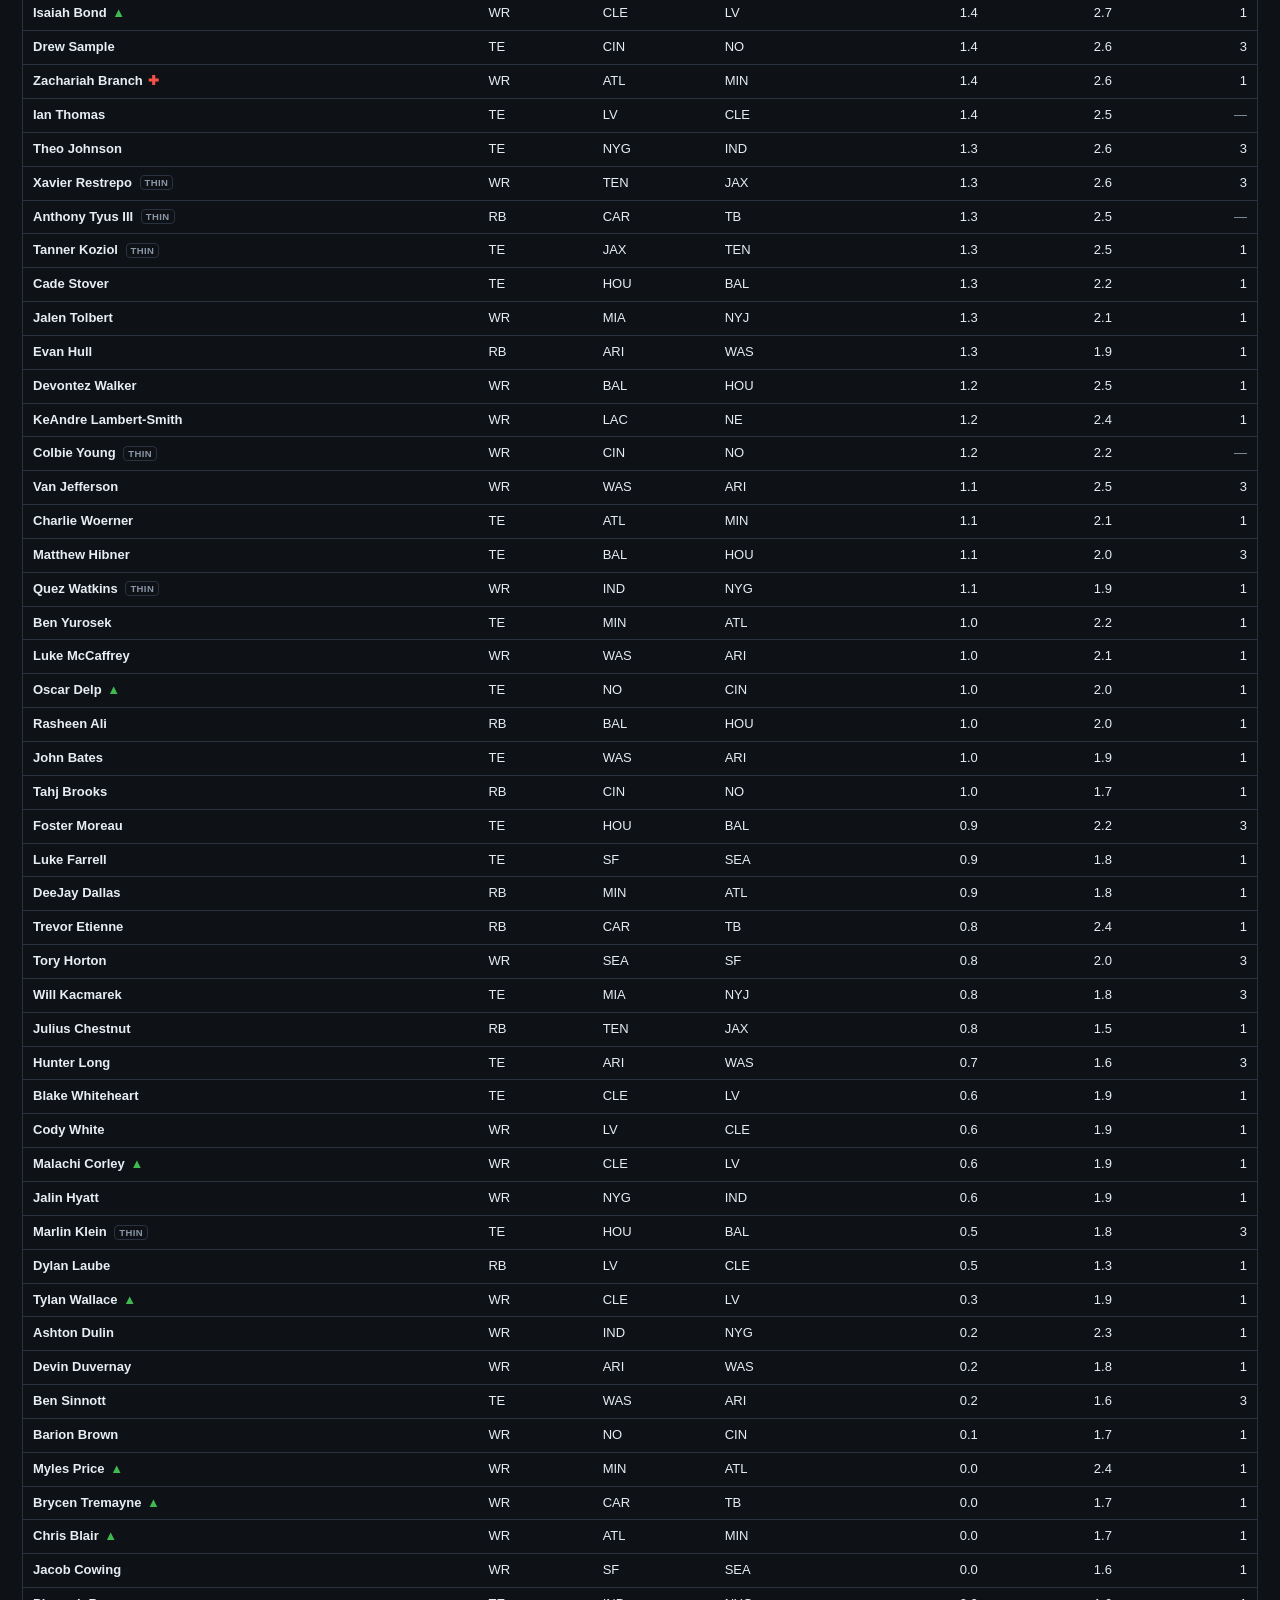
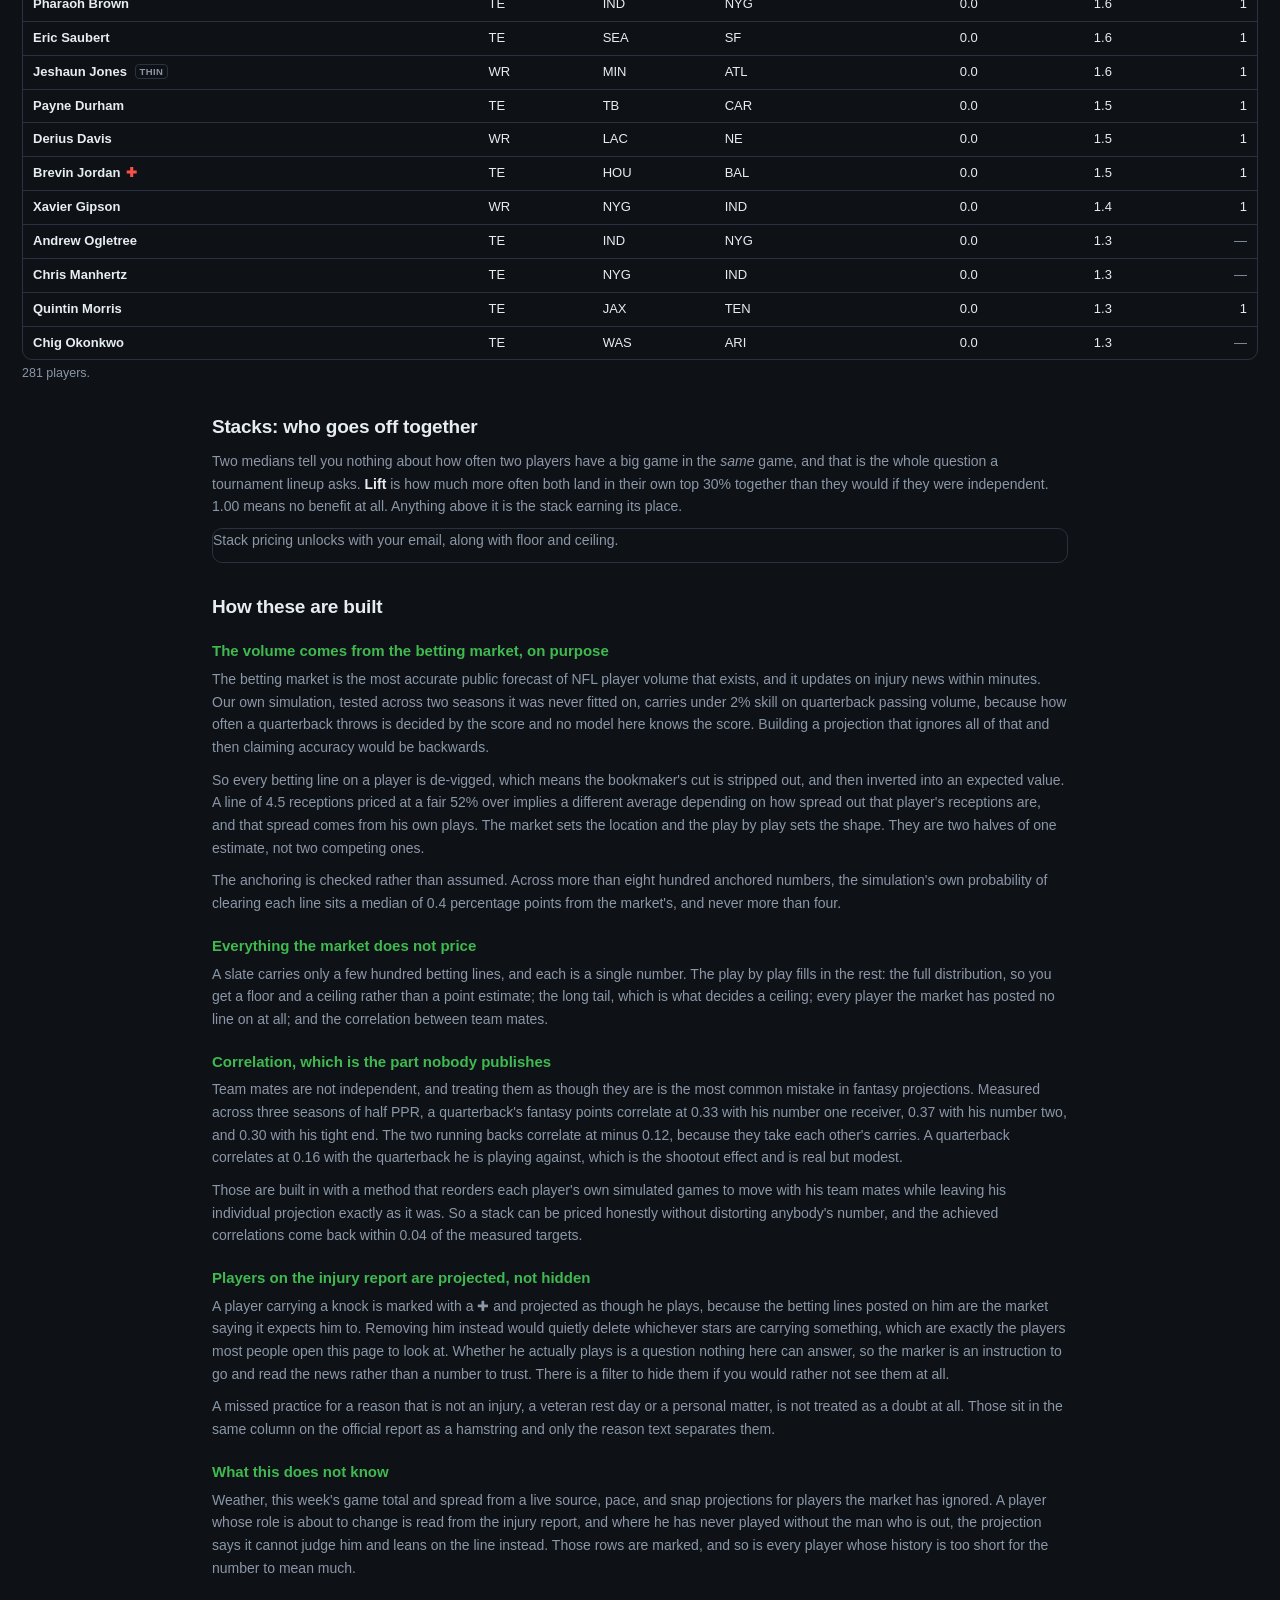
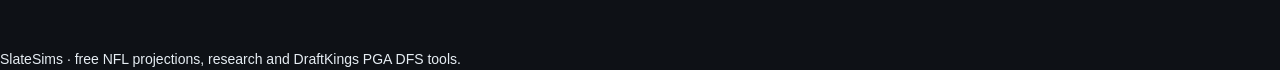
<file: nfl-projections.html>
<!DOCTYPE html>
<html lang="en">
<head>
  <meta charset="UTF-8" />
  <meta name="viewport" content="width=device-width, initial-scale=1.0" />
  <title>NFL Fantasy Projections — Floor, Ceiling &amp; Stacks | SlateSims</title>
  <link rel="icon" href="assets/img/favicon.svg?v=20260730v" type="image/svg+xml" />
  <link rel="canonical" href="https://slatesims.com/nfl-projections.html" />
  <meta name="description" content="Free NFL fantasy football projections with floor and ceiling, not just a single number. Anchored to the betting market for volume, with distributions and teammate correlation built from play by play. Half PPR, full PPR and DraftKings scoring." />
  <meta name="robots" content="index, follow, max-image-preview:large, max-snippet:-1" />
  <meta property="og:type" content="website" />
  <meta property="og:site_name" content="SlateSims" />
  <meta property="og:url" content="https://slatesims.com/nfl-projections.html" />
  <meta property="og:title" content="NFL Fantasy Projections with Floor, Ceiling and Stacks" />
  <meta property="og:description" content="Projections as distributions rather than single numbers, anchored to the betting market and built from play by play." />
  <meta property="og:image" content="https://slatesims.com/assets/img/avatar.png" />
  <meta name="twitter:card" content="summary_large_image" />
  <meta name="twitter:title" content="NFL Fantasy Projections | SlateSims" />
  <meta name="twitter:description" content="Floor, ceiling and correlated stacks, anchored to the betting market." />
  <meta name="twitter:image" content="https://slatesims.com/assets/img/avatar.png" />
  <link rel="stylesheet" href="assets/css/styles.css?v=20261017a" />
  <script async src="https://www.googletagmanager.com/gtag/js?id=G-13J1816EN4"></script>
  <script>
    window.dataLayer = window.dataLayer || [];
    function gtag(){dataLayer.push(arguments);}
    gtag('js', new Date());
    gtag('config', 'G-13J1816EN4');
  </script>
</head>
<body>
  <div id="appShell">
  <header class="topbar">
    <a class="brand" href="index.html" title="SlateSims home">
      <svg class="logo" viewBox="0 0 100 100" aria-hidden="true">
        <path d="M6,82 C30,82 30,38 50,38 C70,38 70,82 94,82 Z" fill="#3fb950" opacity=".22"/>
        <path d="M6,82 C30,82 30,38 50,38 C70,38 70,82 94,82" fill="none" stroke="#3fb950"
              stroke-width="8" stroke-linecap="round" stroke-linejoin="round"/>
        <rect x="46.8" y="6" width="6.4" height="40" rx="3.2" fill="#e6edf3"/>
        <polygon points="53.2,8 76,16 53.2,24" fill="#e6edf3"/>
      </svg>
      <div>
        <span class="brandname">Slate<span class="accent">Sims</span></span>
        <p class="tag">NFL fantasy projections.</p>
      </div>
    </a>
    <nav class="mainnav" aria-label="Sports">
      <div class="navitem">
        <button type="button" class="navbtn" aria-haspopup="true" aria-expanded="false">
          PGA <span class="navcaret" aria-hidden="true">▼</span>
        </button>
        <div class="navmenu" role="menu">
          <div class="navgroup">Main Slate</div>
          <a role="menuitem" href="app.html#players">Ownership &amp; Projections</a>
          <a role="menuitem" href="app.html#build">Build Lineups</a>
          <a role="menuitem" href="app.html#contest">Contest Sim</a>
          <div class="navgroup">Showdown</div>
          <a role="menuitem" href="app.html#showdown">Ownership &amp; Projections</a>
          <div class="navgroup">Research</div>
          <a role="menuitem" href="app.html#news">News &amp; Chatter</a>
          <a role="menuitem" href="app.html#saved">Saved Lineups</a>
        </div>
      </div>
      <div class="navitem">
        <button type="button" class="navbtn here" aria-haspopup="true" aria-expanded="false">
          NFL <span class="navcaret" aria-hidden="true">▼</span>
        </button>
        <div class="navmenu" role="menu">
          <div class="navgroup">DFS</div>
          <a role="menuitem" href="nfl-slate.html">Slate Board</a>
          <a role="menuitem" href="nfl-scenarios.html">Game Stack Scenarios</a>
          <a role="menuitem" href="nfl-showdown.html">Showdown Scenarios</a>
          <a role="menuitem" href="nfl-optimizer.html">Optimizer &amp; Contest Sim</a>
          <a role="menuitem" class="current" href="nfl-projections.html">Fantasy Projections</a>
          <div class="navgroup">Research</div>
          <a role="menuitem" href="nfl.html">Advanced Stats</a>
          <a role="menuitem" href="nfl-props.html">Player Props</a>
          <div class="navgroup">Lineups</div>
          <span class="navsoon">Optimizer — coming soon</span>
        </div>
      </div>
    </nav>
  </header>

  <main>
    <section id="proj" class="panel active">
      <h1>NFL Fantasy Projections: Floor, Ceiling and Stacks</h1>
      <p class="sub" id="pjMeta"></p>

      <p class="hint">
        A projection of 12.4 points is not meaningfully more accurate than 11.9, and
        nobody can honestly tell them apart, because most of what separates them is
        touchdown luck. So these are <b>distributions</b>. <b>Proj</b> is the median,
        <b>Floor</b> the 25th percentile, <b>Ceiling</b> the 90th, and <b>20+</b> the
        chance of a twenty point game. Cash games want the floor. Tournaments want
        the ceiling. They are rarely the same player.
      </p>
      <p class="hint" id="pjInj"></p>

      <div id="pjUnlock" class="unlockbar">
        <span><strong>Free with your email:</strong> floor, ceiling, the chance of a
          twenty point game, and the stack pricing. The projections themselves are
          free to everyone.</span>
        <button type="button" id="pjUnlockBtn" class="primary small">Unlock free →</button>
      </div>

      <div class="trim-bar">
        <span class="filter-sep">Scoring</span>
        <button class="ghost small pjscore active" data-s="half">Half PPR</button>
        <button class="ghost small pjscore" data-s="ppr">Full PPR</button>
        <button class="ghost small pjscore" data-s="dk">DraftKings</button>
        <span class="filter-sep">Pos</span>
        <button class="ghost small pjpos active" data-p="">All</button>
        <button class="ghost small pjpos" data-p="QB">QB</button>
        <button class="ghost small pjpos" data-p="RB">RB</button>
        <button class="ghost small pjpos" data-p="WR">WR</button>
        <button class="ghost small pjpos" data-p="TE">TE</button>
      </div>

      <div class="trim-bar">
        <span class="filter-sep">Game</span>
        <select id="pjGame" class="filter-num" style="min-width:150px"></select>
        <input id="pjSearch" type="text" placeholder="Filter player or team…" class="filter-text" />
        <label class="chk" title="Hide players with too little comparable history for the projection to mean much">
          <input type="checkbox" id="pjHideThin" /> Hide thin
        </label>
        <label class="chk" title="Only players whose volume is anchored to at least one betting line">
          <input type="checkbox" id="pjAnchored" /> Market anchored only
        </label>
        <label class="chk" title="Hide players who are on the injury report themselves">
          <input type="checkbox" id="pjHideHurt" /> Hide ✚ injury risk
        </label>
      </div>

      <div class="tablewrap">
        <table id="pjTable">
          <thead><tr></tr></thead>
          <tbody></tbody>
        </table>
      </div>
      <p class="hint" id="pjCount"></p>

      <section id="pjStacks" class="seo-copy">
        <h2>Stacks: who goes off together</h2>
        <p class="hint">
          Two medians tell you nothing about how often two players have a big game in
          the <em>same</em> game, and that is the whole question a tournament lineup
          asks. <b>Lift</b> is how much more often both land in their own top 30%
          together than they would if they were independent. 1.00 means no benefit at
          all. Anything above it is the stack earning its place.
        </p>
        <div class="tablewrap">
          <table id="pjStackTable">
            <thead><tr></tr></thead>
            <tbody></tbody>
          </table>
        </div>
      </section>

      <section class="seo-copy">
        <h2>How these are built</h2>
        <h3>The volume comes from the betting market, on purpose</h3>
        <p>
          The betting market is the most accurate public forecast of NFL player volume
          that exists, and it updates on injury news within minutes. Our own
          simulation, tested across two seasons it was never fitted on, carries under
          2% skill on quarterback passing volume, because how often a quarterback
          throws is decided by the score and no model here knows the score. Building a
          projection that ignores all of that and then claiming accuracy would be
          backwards.
        </p>
        <p>
          So every betting line on a player is de-vigged, which means the bookmaker's
          cut is stripped out, and then inverted into an expected value. A line of 4.5
          receptions priced at a fair 52% over implies a different average depending
          on how spread out that player's receptions are, and that spread comes from
          his own plays. The market sets the location and the play by play sets the
          shape. They are two halves of one estimate, not two competing ones.
        </p>
        <p>
          The anchoring is checked rather than assumed. Across more than eight hundred
          anchored numbers, the simulation's own probability of clearing each line
          sits a median of 0.4 percentage points from the market's, and never more
          than four.
        </p>
        <h3>Everything the market does not price</h3>
        <p>
          A slate carries only a few hundred betting lines, and each is a single
          number. The play by play fills in the rest: the full distribution, so you get
          a floor and a ceiling rather than a point estimate; the long tail, which is
          what decides a ceiling; every player the market has posted no line on at
          all; and the correlation between team mates.
        </p>
        <h3>Correlation, which is the part nobody publishes</h3>
        <p>
          Team mates are not independent, and treating them as though they are is the
          most common mistake in fantasy projections. Measured across three seasons of
          half PPR, a quarterback's fantasy points correlate at 0.33 with his number
          one receiver, 0.37 with his number two, and 0.30 with his tight end. The two
          running backs correlate at minus 0.12, because they take each other's
          carries. A quarterback correlates at 0.16 with the quarterback he is playing
          against, which is the shootout effect and is real but modest.
        </p>
        <p>
          Those are built in with a method that reorders each player's own simulated
          games to move with his team mates while leaving his individual projection
          exactly as it was. So a stack can be priced honestly without distorting
          anybody's number, and the achieved correlations come back within 0.04 of the
          measured targets.
        </p>
        <h3>Players on the injury report are projected, not hidden</h3>
        <p>
          A player carrying a knock is marked with a ✚ and projected as though he
          plays, because the betting lines posted on him are the market saying it
          expects him to. Removing him instead would quietly delete whichever stars
          are carrying something, which are exactly the players most people open this
          page to look at. Whether he actually plays is a question nothing here can
          answer, so the marker is an instruction to go and read the news rather than
          a number to trust. There is a filter to hide them if you would rather not
          see them at all.
        </p>
        <p>
          A missed practice for a reason that is not an injury, a veteran rest day or
          a personal matter, is not treated as a doubt at all. Those sit in the same
          column on the official report as a hamstring and only the reason text
          separates them.
        </p>
        <h3>What this does not know</h3>
        <p>
          Weather, this week's game total and spread from a live source, pace, and
          snap projections for players the market has ignored. A player whose role is
          about to change is read from the injury report, and where he has never
          played without the man who is out, the projection says it cannot judge him
          and leans on the line instead. Those rows are marked, and so is every player
          whose history is too short for the number to mean much.
        </p>
      </section>
    </section>
  </main>

  <footer class="foot">
    <span>SlateSims · free NFL projections, research and DraftKings PGA DFS tools.</span>
  </footer>
  </div>

  <script type="application/ld+json">
  {
    "@context": "https://schema.org",
    "@graph": [
      {
        "@type": "WebApplication",
        "name": "SlateSims NFL Fantasy Projections",
        "url": "https://slatesims.com/nfl-projections.html",
        "applicationCategory": "SportsApplication",
        "operatingSystem": "Any",
        "description": "NFL fantasy football projections as distributions, with floor, ceiling and correlated stacks, anchored to the betting market.",
        "offers": { "@type": "Offer", "price": "0", "priceCurrency": "USD" },
        "publisher": { "@type": "Organization", "name": "SlateSims", "url": "https://slatesims.com/" }
      },
      {
        "@type": "BreadcrumbList",
        "itemListElement": [
          { "@type": "ListItem", "position": 1, "name": "SlateSims", "item": "https://slatesims.com/" },
          { "@type": "ListItem", "position": 2, "name": "NFL Fantasy Projections", "item": "https://slatesims.com/nfl-projections.html" }
        ]
      }
    ]
  }
  </script>

  <script src="assets/js/nav.js?v=20261017a"></script>
  <script src="assets/js/leadgate.js?v=20261017a"></script>
  <script src="assets/js/projections.js?v=20261017a"></script>
</body>
</html>
</file>
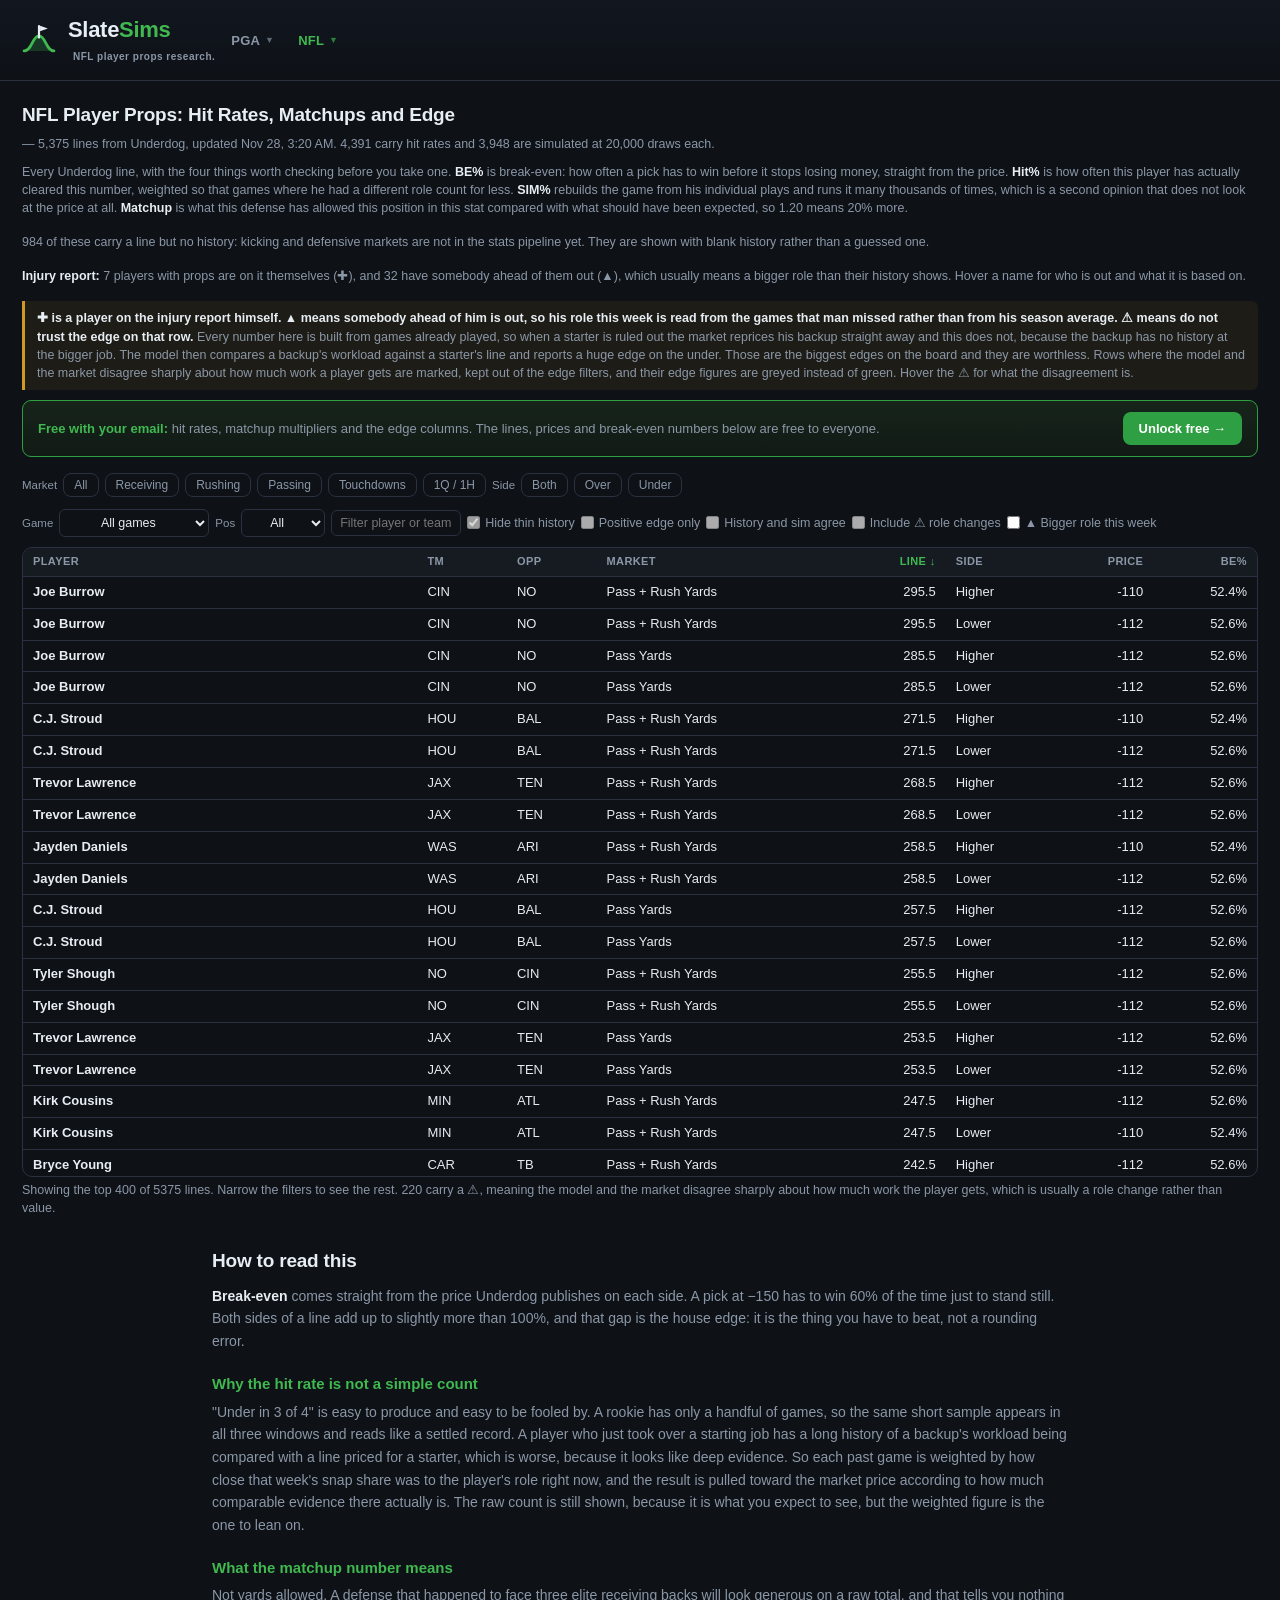
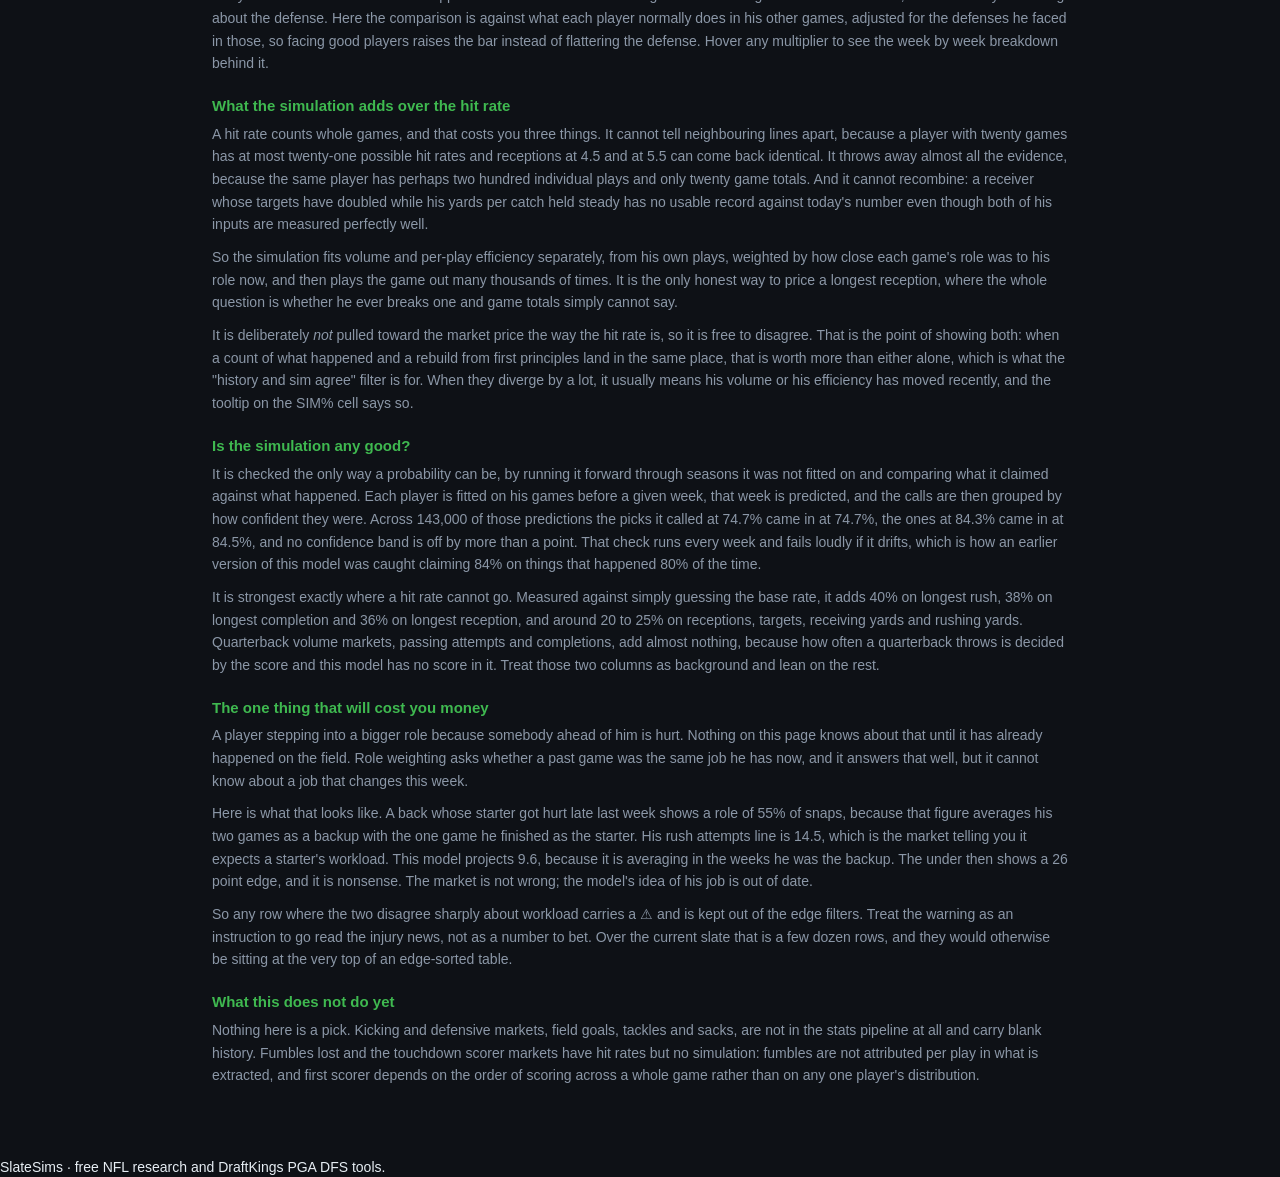
<file: nfl-props.html>
<!DOCTYPE html>
<html lang="en">
<head>
  <meta charset="UTF-8" />
  <meta name="viewport" content="width=device-width, initial-scale=1.0" />
  <title>NFL Player Props Tool — Hit Rates, Matchups &amp; Edge | SlateSims</title>
  <link rel="icon" href="assets/img/favicon.svg?v=20260730v" type="image/svg+xml" />
  <link rel="canonical" href="https://slatesims.com/nfl-props.html" />
  <meta name="description" content="Free NFL player props research: every Underdog line with break-even price, role-weighted hit rates, a play-level simulation and opponent-adjusted matchup multipliers. Receptions, receiving and rushing yards, longest reception, quarter and half splits, passing props and more." />
  <meta name="robots" content="index, follow, max-image-preview:large, max-snippet:-1" />
  <meta property="og:type" content="website" />
  <meta property="og:site_name" content="SlateSims" />
  <meta property="og:url" content="https://slatesims.com/nfl-props.html" />
  <meta property="og:title" content="NFL Player Props Tool — Hit Rates, Matchups &amp; Edge" />
  <meta property="og:description" content="Every Underdog NFL prop line with break-even price, role-weighted hit rates and opponent-adjusted matchup multipliers." />
  <meta property="og:image" content="https://slatesims.com/assets/img/avatar.png" />
  <meta name="twitter:card" content="summary_large_image" />
  <meta name="twitter:title" content="NFL Player Props Tool | SlateSims" />
  <meta name="twitter:description" content="Every Underdog NFL prop line with break-even price, role-weighted hit rates and opponent-adjusted matchup multipliers." />
  <meta name="twitter:image" content="https://slatesims.com/assets/img/avatar.png" />
  <link rel="stylesheet" href="assets/css/styles.css?v=20261014a" />
  <script async src="https://www.googletagmanager.com/gtag/js?id=G-13J1816EN4"></script>
  <script>
    window.dataLayer = window.dataLayer || [];
    function gtag(){dataLayer.push(arguments);}
    gtag('js', new Date());
    gtag('config', 'G-13J1816EN4');
  </script>
  <!-- No access gate, same as the stats page. The soft gate in props.js locks
       individual columns rather than the document, so a crawler still reads a
       full page instead of the zero words the old localStorage gate produced. -->
</head>
<body>
  <div id="appShell">
  <header class="topbar">
    <a class="brand" href="index.html" title="SlateSims home">
      <svg class="logo" viewBox="0 0 100 100" aria-hidden="true">
        <path d="M6,82 C30,82 30,38 50,38 C70,38 70,82 94,82 Z" fill="#3fb950" opacity=".22"/>
        <path d="M6,82 C30,82 30,38 50,38 C70,38 70,82 94,82" fill="none" stroke="#3fb950"
              stroke-width="8" stroke-linecap="round" stroke-linejoin="round"/>
        <rect x="46.8" y="6" width="6.4" height="40" rx="3.2" fill="#e6edf3"/>
        <polygon points="53.2,8 76,16 53.2,24" fill="#e6edf3"/>
      </svg>
      <div>
        <span class="brandname">Slate<span class="accent">Sims</span></span>
        <p class="tag">NFL player props research.</p>
      </div>
    </a>
    <nav class="mainnav" aria-label="Sports">
      <div class="navitem">
        <button type="button" class="navbtn" aria-haspopup="true" aria-expanded="false">
          PGA <span class="navcaret" aria-hidden="true">▼</span>
        </button>
        <div class="navmenu" role="menu">
          <div class="navgroup">Main Slate</div>
          <a role="menuitem" href="app.html#players">Ownership &amp; Projections</a>
          <a role="menuitem" href="app.html#build">Build Lineups</a>
          <a role="menuitem" href="app.html#contest">Contest Sim</a>
          <div class="navgroup">Showdown</div>
          <a role="menuitem" href="app.html#showdown">Ownership &amp; Projections</a>
          <div class="navgroup">Research</div>
          <a role="menuitem" href="app.html#news">News &amp; Chatter</a>
          <a role="menuitem" href="app.html#saved">Saved Lineups</a>
        </div>
      </div>
      <div class="navitem">
        <button type="button" class="navbtn here" aria-haspopup="true" aria-expanded="false">
          NFL <span class="navcaret" aria-hidden="true">▼</span>
        </button>
        <div class="navmenu" role="menu">
          <div class="navgroup">DFS</div>
          <a role="menuitem" href="nfl-slate.html">Slate Board</a>
          <a role="menuitem" href="nfl-scenarios.html">Game Stack Scenarios</a>
          <a role="menuitem" href="nfl-showdown.html">Showdown Scenarios</a>
          <a role="menuitem" href="nfl-optimizer.html">Optimizer &amp; Contest Sim</a>
          <a role="menuitem" href="nfl-projections.html">Fantasy Projections</a>
          <div class="navgroup">Research</div>
          <a role="menuitem" href="nfl.html">Advanced Stats</a>
          <a role="menuitem" class="current" href="nfl-props.html">Player Props</a>
          <div class="navgroup">Lineups</div>
          <span class="navsoon">Optimizer — coming soon</span>
        </div>
      </div>
    </nav>
  </header>

  <main>
    <section id="props" class="panel active">
      <h1>NFL Player Props: Hit Rates, Matchups and Edge</h1>
      <p class="sub" id="prMeta"></p>

      <p class="hint">
        Every Underdog line, with the four things worth checking before you take one.
        <b>BE%</b> is break-even: how often a pick has to win before it stops losing
        money, straight from the price. <b>Hit%</b> is how often this player has
        actually cleared this number, weighted so that games where he had a different
        role count for less. <b>SIM%</b> rebuilds the game from his individual plays
        and runs it many thousands of times, which is a second opinion that does not
        look at the price at all. <b>Matchup</b> is what this defense has allowed this
        position in this stat compared with what should have been expected, so 1.20
        means 20% more.
      </p>
      <p class="hint" id="prWarn"></p>
      <p class="hint" id="prInj"></p>
      <p class="hint warnbox">
        <b>✚ is a player on the injury report himself. ▲ means somebody ahead of him
        is out, so his role this week is read from the games that man missed rather
        than from his season average. ⚠ means do not trust the edge on that row.</b> Every number here is built
        from games already played, so when a starter is ruled out the market reprices
        his backup straight away and this does not, because the backup has no history
        at the bigger job. The model then compares a backup's workload against a
        starter's line and reports a huge edge on the under. Those are the biggest
        edges on the board and they are worthless. Rows where the model and the market
        disagree sharply about how much work a player gets are marked, kept out of the
        edge filters, and their edge figures are greyed instead of green. Hover the
        ⚠ for what the disagreement is.
      </p>

      <div id="prUnlock" class="unlockbar">
        <span><strong>Free with your email:</strong> hit rates, matchup multipliers and
          the edge columns. The lines, prices and break-even numbers below are free to
          everyone.</span>
        <button type="button" id="prUnlockBtn" class="primary small">Unlock free →</button>
      </div>

      <div class="trim-bar">
        <span class="filter-sep">Market</span>
        <button class="ghost small prgrp active" data-grp="all">All</button>
        <button class="ghost small prgrp" data-grp="rec">Receiving</button>
        <button class="ghost small prgrp" data-grp="rush">Rushing</button>
        <button class="ghost small prgrp" data-grp="pass">Passing</button>
        <button class="ghost small prgrp" data-grp="td">Touchdowns</button>
        <button class="ghost small prgrp" data-grp="split">1Q / 1H</button>
        <span class="filter-sep">Side</span>
        <button class="ghost small prside active" data-side="all">Both</button>
        <button class="ghost small prside" data-side="over">Over</button>
        <button class="ghost small prside" data-side="under">Under</button>
      </div>

      <div class="trim-bar">
        <span class="filter-sep">Game</span>
        <select id="prGame" class="filter-num" style="min-width:150px"></select>
        <span class="filter-sep">Pos</span>
        <select id="prPos" class="filter-num" style="min-width:84px"></select>
        <input id="prSearch" type="text" placeholder="Filter player or team…" class="filter-text" />
        <label class="chk" title="Hide rows with too little comparable history to mean anything">
          <input type="checkbox" id="prHideThin" checked /> Hide thin history
        </label>
        <label class="chk" title="Show only rows where history clears the price">
          <input type="checkbox" id="prEdgeOnly" /> Positive edge only
        </label>
        <label class="chk" title="Show only rows where the hit rate and the simulation both clear the price">
          <input type="checkbox" id="prAgree" /> History and sim agree
        </label>
        <label class="chk" title="Include rows where the model and the market disagree sharply about the player's workload, which usually means his role changed this week">
          <input type="checkbox" id="prShowRoleFlag" /> Include ⚠ role changes
        </label>
        <label class="chk" title="Only players who have somebody ahead of them on the injury report">
          <input type="checkbox" id="prRoleUp" /> ▲ Bigger role this week
        </label>
      </div>

      <div class="tablewrap">
        <table id="prTable">
          <thead><tr></tr></thead>
          <tbody></tbody>
        </table>
      </div>
      <p class="hint" id="prCount"></p>

      <section class="seo-copy">
        <h2>How to read this</h2>
        <p>
          <strong>Break-even</strong> comes straight from the price Underdog publishes
          on each side. A pick at &minus;150 has to win 60% of the time just to stand
          still. Both sides of a line add up to slightly more than 100%, and that gap
          is the house edge: it is the thing you have to beat, not a rounding error.
        </p>
        <h3>Why the hit rate is not a simple count</h3>
        <p>
          "Under in 3 of 4" is easy to produce and easy to be fooled by. A rookie has
          only a handful of games, so the same short sample appears in all three
          windows and reads like a settled record. A player who just took over a
          starting job has a long history of a backup's workload being compared with a
          line priced for a starter, which is worse, because it looks like deep
          evidence. So each past game is weighted by how close that week's snap share
          was to the player's role right now, and the result is pulled toward the
          market price according to how much comparable evidence there actually is.
          The raw count is still shown, because it is what you expect to see, but the
          weighted figure is the one to lean on.
        </p>
        <h3>What the matchup number means</h3>
        <p>
          Not yards allowed. A defense that happened to face three elite receiving
          backs will look generous on a raw total, and that tells you nothing about
          the defense. Here the comparison is against what each player normally does
          in his other games, adjusted for the defenses he faced in those, so facing
          good players raises the bar instead of flattering the defense. Hover any
          multiplier to see the week by week breakdown behind it.
        </p>
        <h3>What the simulation adds over the hit rate</h3>
        <p>
          A hit rate counts whole games, and that costs you three things. It cannot
          tell neighbouring lines apart, because a player with twenty games has at
          most twenty-one possible hit rates and receptions at 4.5 and at 5.5 can
          come back identical. It throws away almost all the evidence, because the
          same player has perhaps two hundred individual plays and only twenty game
          totals. And it cannot recombine: a receiver whose targets have doubled
          while his yards per catch held steady has no usable record against today's
          number even though both of his inputs are measured perfectly well.
        </p>
        <p>
          So the simulation fits volume and per-play efficiency separately, from his
          own plays, weighted by how close each game's role was to his role now, and
          then plays the game out many thousands of times. It is the only honest way to
          price a longest reception, where the whole question is whether he ever
          breaks one and game totals simply cannot say.
        </p>
        <p>
          It is deliberately <em>not</em> pulled toward the market price the way the
          hit rate is, so it is free to disagree. That is the point of showing both:
          when a count of what happened and a rebuild from first principles land in
          the same place, that is worth more than either alone, which is what the
          "history and sim agree" filter is for. When they diverge by a lot, it
          usually means his volume or his efficiency has moved recently, and the
          tooltip on the SIM% cell says so.
        </p>
        <h3>Is the simulation any good?</h3>
        <p>
          It is checked the only way a probability can be, by running it forward
          through seasons it was not fitted on and comparing what it claimed against
          what happened. Each player is fitted on his games before a given week, that
          week is predicted, and the calls are then grouped by how confident they
          were. Across 143,000 of those predictions the picks it called at 74.7% came
          in at 74.7%, the ones at 84.3% came in at 84.5%, and no confidence band is
          off by more than a point. That check runs every week and fails loudly if it
          drifts, which is how an earlier version of this model was caught claiming
          84% on things that happened 80% of the time.
        </p>
        <p>
          It is strongest exactly where a hit rate cannot go. Measured against simply
          guessing the base rate, it adds 40% on longest rush, 38% on longest
          completion and 36% on longest reception, and around 20 to 25% on receptions,
          targets, receiving yards and rushing yards. Quarterback volume markets,
          passing attempts and completions, add almost nothing, because how often a
          quarterback throws is decided by the score and this model has no score in
          it. Treat those two columns as background and lean on the rest.
        </p>
        <h3>The one thing that will cost you money</h3>
        <p>
          A player stepping into a bigger role because somebody ahead of him is hurt.
          Nothing on this page knows about that until it has already happened on the
          field. Role weighting asks whether a past game was the same job he has now,
          and it answers that well, but it cannot know about a job that changes this
          week.
        </p>
        <p>
          Here is what that looks like. A back whose starter got hurt late last week
          shows a role of 55% of snaps, because that figure averages his two games as
          a backup with the one game he finished as the starter. His rush attempts
          line is 14.5, which is the market telling you it expects a starter's
          workload. This model projects 9.6, because it is averaging in the weeks he
          was the backup. The under then shows a 26 point edge, and it is nonsense.
          The market is not wrong; the model's idea of his job is out of date.
        </p>
        <p>
          So any row where the two disagree sharply about workload carries a ⚠ and is
          kept out of the edge filters. Treat the warning as an instruction to go read
          the injury news, not as a number to bet. Over the current slate that is a
          few dozen rows, and they would otherwise be sitting at the very top of an
          edge-sorted table.
        </p>
        <h3>What this does not do yet</h3>
        <p>
          Nothing here is a pick. Kicking and defensive markets, field goals, tackles
          and sacks, are not in the stats pipeline at all and carry blank history.
          Fumbles lost and the touchdown scorer markets have hit rates but no
          simulation: fumbles are not attributed per play in what is extracted, and
          first scorer depends on the order of scoring across a whole game rather
          than on any one player's distribution.
        </p>
      </section>
    </section>
  </main>

  <footer class="foot">
    <span>SlateSims · free NFL research and DraftKings PGA DFS tools.</span>
  </footer>
  </div>

  <script type="application/ld+json">
  {
    "@context": "https://schema.org",
    "@graph": [
      {
        "@type": "WebApplication",
        "name": "SlateSims NFL Player Props",
        "url": "https://slatesims.com/nfl-props.html",
        "applicationCategory": "SportsApplication",
        "operatingSystem": "Any",
        "description": "NFL player prop research: Underdog lines with break-even prices, role-weighted hit rates and opponent-adjusted matchup multipliers.",
        "offers": { "@type": "Offer", "price": "0", "priceCurrency": "USD" },
        "publisher": { "@type": "Organization", "name": "SlateSims", "url": "https://slatesims.com/" }
      },
      {
        "@type": "BreadcrumbList",
        "itemListElement": [
          { "@type": "ListItem", "position": 1, "name": "SlateSims", "item": "https://slatesims.com/" },
          { "@type": "ListItem", "position": 2, "name": "NFL Advanced Stats", "item": "https://slatesims.com/nfl.html" },
          { "@type": "ListItem", "position": 3, "name": "Player Props", "item": "https://slatesims.com/nfl-props.html" }
        ]
      }
    ]
  }
  </script>

  <script src="assets/js/nav.js?v=20261014a"></script>
  <script src="assets/js/leadgate.js?v=20261014a"></script>
  <script src="assets/js/props.js?v=20261014a"></script>
</body>
</html>
</file>
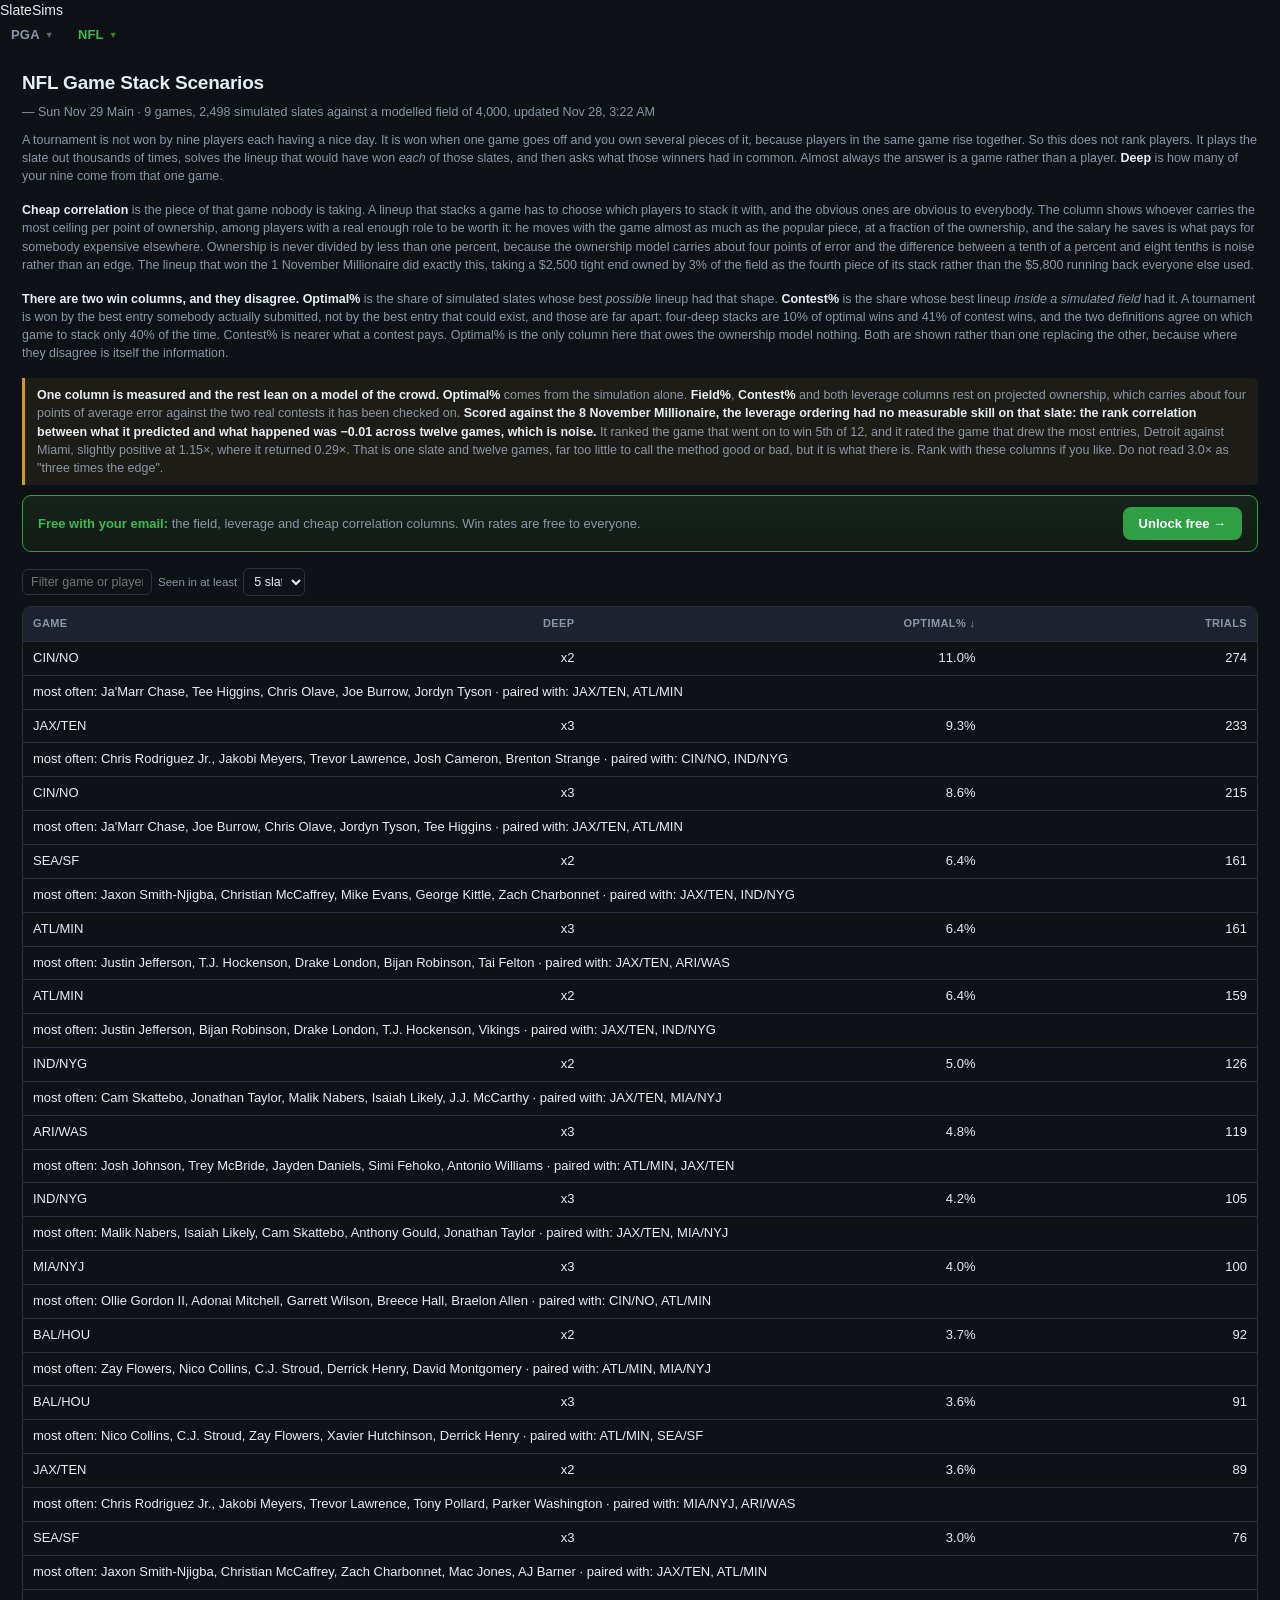
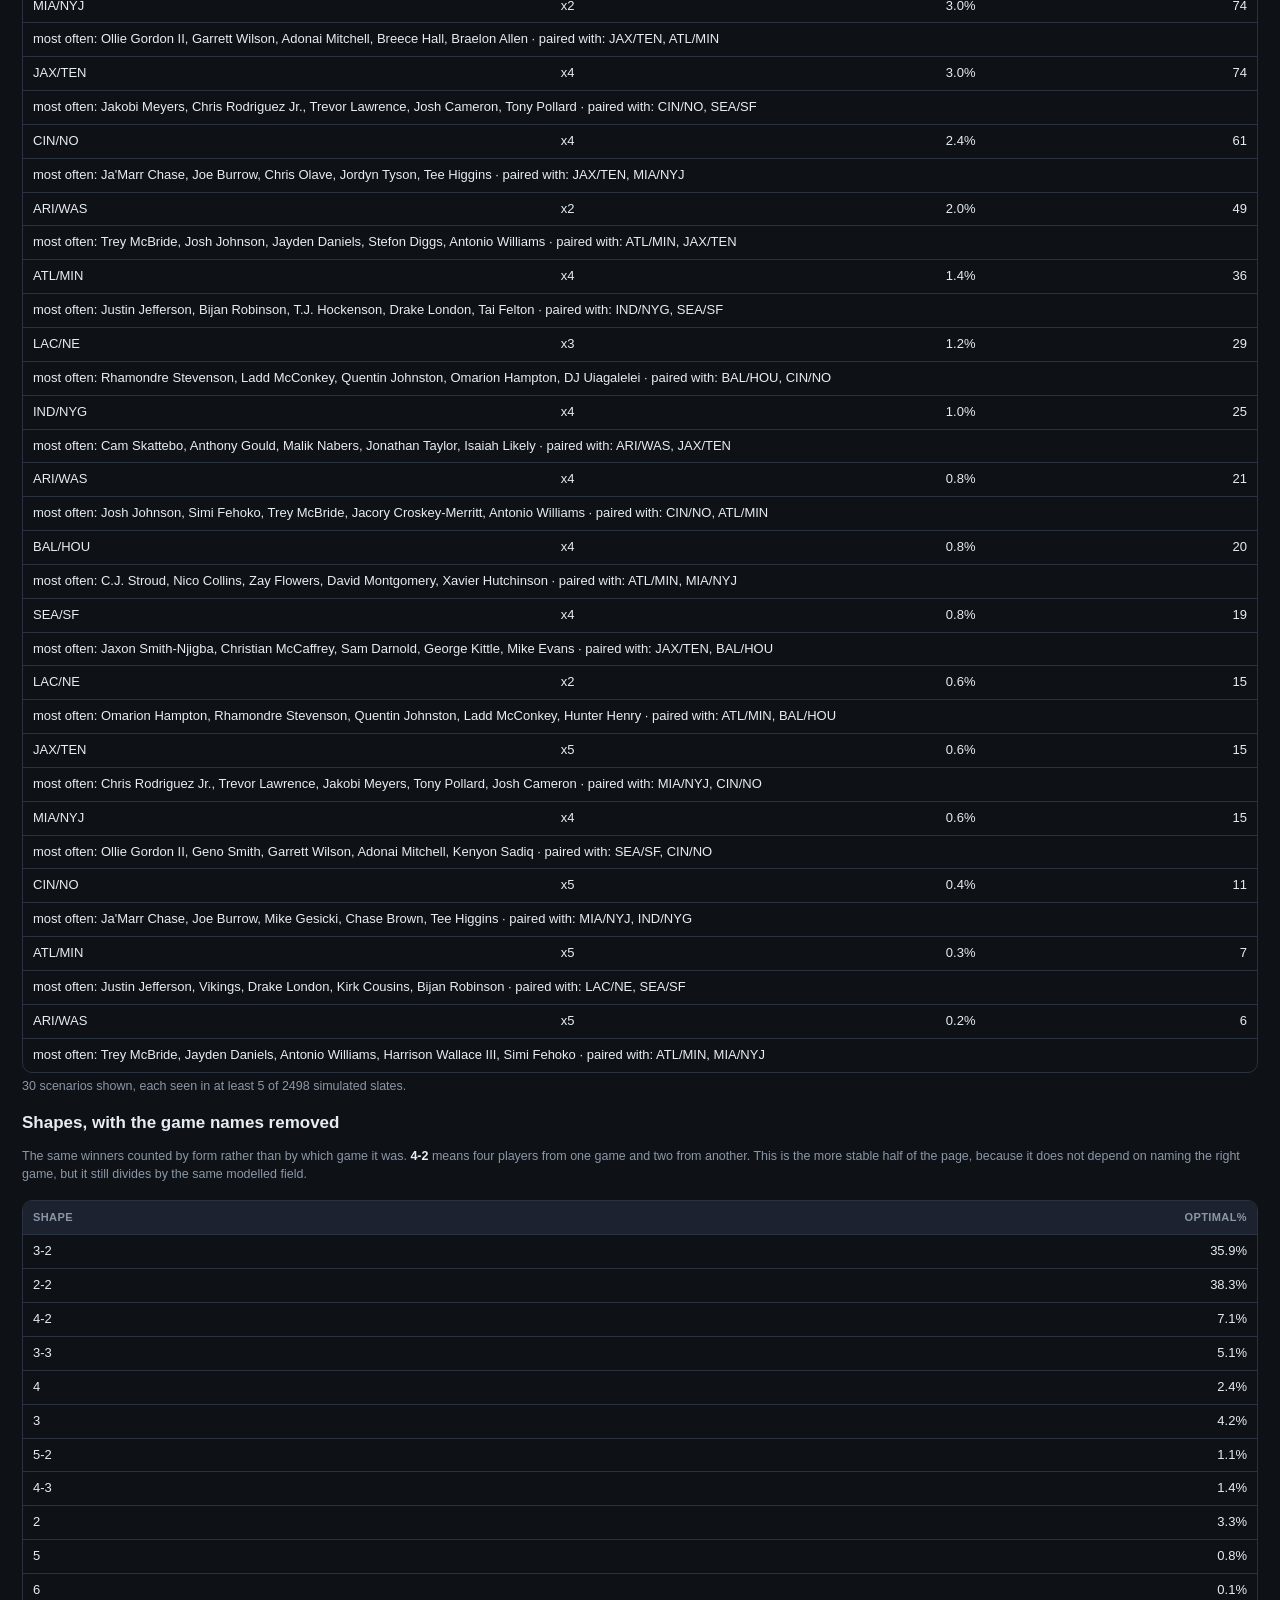
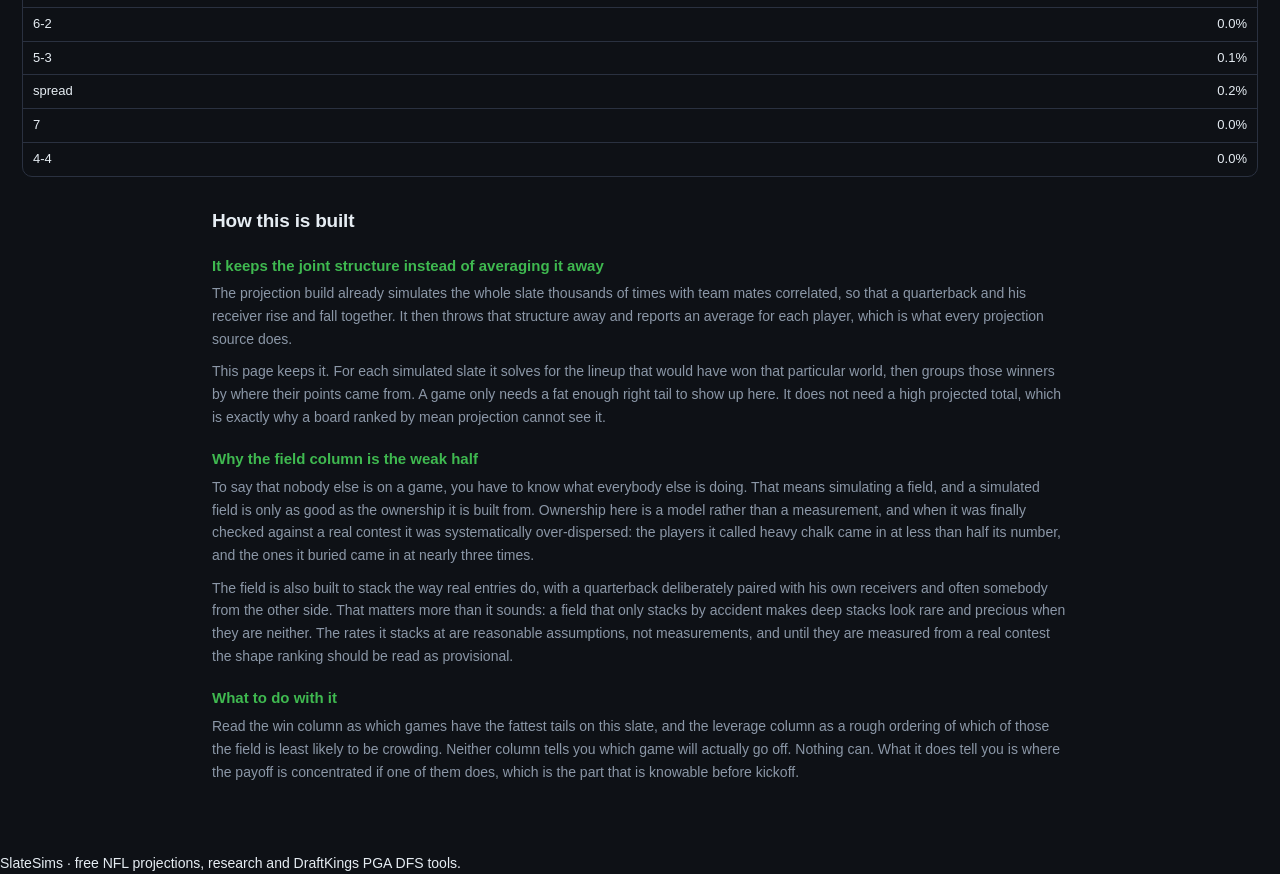
<file: nfl-scenarios.html>
<!DOCTYPE html>
<html lang="en">
<head>
  <meta charset="UTF-8" />
  <meta name="viewport" content="width=device-width, initial-scale=1.0" />
  <title>NFL DFS Game Stack Scenarios — Which Games Win a Tournament | SlateSims</title>
  <link rel="icon" href="assets/img/favicon.svg?v=20260730v" type="image/svg+xml" />
  <link rel="canonical" href="https://slatesims.com/nfl-scenarios.html" />
  <meta name="description" content="Which NFL games can win a DraftKings tournament and how deep to stack them, found by solving the winning lineup in thousands of correlated slate simulations instead of ranking players by projection." />
  <meta name="robots" content="index, follow, max-image-preview:large, max-snippet:-1" />
  <meta property="og:type" content="website" />
  <meta property="og:site_name" content="SlateSims" />
  <meta property="og:url" content="https://slatesims.com/nfl-scenarios.html" />
  <meta property="og:title" content="NFL DFS Game Stack Scenarios" />
  <meta property="og:description" content="Which games can win the slate, how deep to stack them, and how crowded each one already is." />
  <meta property="og:image" content="https://slatesims.com/assets/img/avatar.png" />
  <meta name="twitter:card" content="summary_large_image" />
  <meta name="twitter:title" content="NFL DFS Game Stack Scenarios | SlateSims" />
  <meta name="twitter:description" content="Which games can win the slate, and how crowded each one already is." />
  <meta name="twitter:image" content="https://slatesims.com/assets/img/avatar.png" />
  <link rel="stylesheet" href="assets/css/styles.css?v=20261017a" />
  <script async src="https://www.googletagmanager.com/gtag/js?id=G-13J1816EN4"></script>
  <script>
    window.dataLayer = window.dataLayer || [];
    function gtag(){dataLayer.push(arguments);}
    gtag('js', new Date());
    gtag('config', 'G-13J1816EN4');
  </script>
</head>
<body>
  <div class="wrap">
  <header class="top">
    <a class="brand" href="index.html">SlateSims</a>
    <nav class="mainnav" aria-label="Primary">
      <div class="navitem">
        <button type="button" class="navbtn" aria-haspopup="true" aria-expanded="false">
          PGA <span class="navcaret" aria-hidden="true">▼</span>
        </button>
        <div class="navmenu" role="menu">
          <div class="navgroup">DFS</div>
          <a role="menuitem" href="app.html">Ownership &amp; Projections</a>
          <a role="menuitem" href="app.html#build">Optimizer</a>
          <a role="menuitem" href="app.html#contest">Contest Sim</a>
          <div class="navgroup">Showdown</div>
          <a role="menuitem" href="app.html#showdown">Ownership &amp; Projections</a>
          <div class="navgroup">Research</div>
          <a role="menuitem" href="app.html#news">News &amp; Chatter</a>
          <a role="menuitem" href="app.html#saved">Saved Lineups</a>
        </div>
      </div>
      <div class="navitem">
        <button type="button" class="navbtn here" aria-haspopup="true" aria-expanded="false">
          NFL <span class="navcaret" aria-hidden="true">▼</span>
        </button>
        <div class="navmenu" role="menu">
          <div class="navgroup">DFS</div>
          <a role="menuitem" href="nfl-slate.html">Slate Board</a>
          <a role="menuitem" class="current" href="nfl-scenarios.html">Game Stack Scenarios</a>
          <a role="menuitem" href="nfl-showdown.html">Showdown Scenarios</a>
          <a role="menuitem" href="nfl-optimizer.html">Optimizer &amp; Contest Sim</a>
          <a role="menuitem" href="nfl-projections.html">Fantasy Projections</a>
          <div class="navgroup">Research</div>
          <a role="menuitem" href="nfl.html">Advanced Stats</a>
          <a role="menuitem" href="nfl-props.html">Player Props</a>
        </div>
      </div>
    </nav>
  </header>

  <main>
    <section id="scenarios" class="panel active">
      <h1 id="scTitle">NFL Game Stack Scenarios</h1>
      <p class="sub" id="scMeta"></p>

      <p class="hint">
        A tournament is not won by nine players each having a nice day. It is won
        when one game goes off and you own several pieces of it, because players in
        the same game rise together. So this does not rank players. It plays the
        slate out thousands of times, solves the lineup that would have won
        <i>each</i> of those slates, and then asks what those winners had in common.
        Almost always the answer is a game rather than a player.
        <b>Deep</b> is how many of your nine come from that one game.
      </p>

      <p class="hint">
        <b>Cheap correlation</b> is the piece of that game nobody is taking. A
        lineup that stacks a game has to choose which players to stack it with,
        and the obvious ones are obvious to everybody. The column shows whoever
        carries the most ceiling per point of ownership, among players with a
        real enough role to be worth it: he moves with the game almost as much
        as the popular piece, at a fraction of the ownership, and the salary he
        saves is what pays for somebody expensive elsewhere. Ownership is never
        divided by less than one percent, because the ownership model carries
        about four points of error and the difference between a tenth of a
        percent and eight tenths is noise rather than an edge. The
        lineup that won the 1 November Millionaire did exactly this, taking a
        $2,500 tight end owned by 3% of the field as the fourth piece of its
        stack rather than the $5,800 running back everyone else used.
      </p>

      <p class="hint">
        <b>There are two win columns, and they disagree.</b> <b>Optimal%</b> is the
        share of simulated slates whose best <i>possible</i> lineup had that shape.
        <b>Contest%</b> is the share whose best lineup <i>inside a simulated field</i>
        had it. A tournament is won by the best entry somebody actually submitted, not
        by the best entry that could exist, and those are far apart: four-deep stacks
        are 10% of optimal wins and 41% of contest wins, and the two definitions agree
        on which game to stack only 40% of the time. Contest% is nearer what a contest
        pays. Optimal% is the only column here that owes the ownership model nothing.
        Both are shown rather than one replacing the other, because where they disagree
        is itself the information.
      </p>

      <p class="hint warnbox" id="scWarn">
        <b>One column is measured and the rest lean on a model of the crowd.</b>
        <b>Optimal%</b> comes from the simulation alone. <b>Field%</b>, <b>Contest%</b>
        and both leverage columns rest on projected ownership, which carries about four
        points of average error against the two real contests it has been checked on.
        <b>Scored against the 8 November Millionaire, the leverage ordering had no
        measurable skill on that slate: the rank correlation between what it predicted
        and what happened was −0.01 across twelve games, which is noise.</b> It ranked
        the game that went on to win 5th of 12, and it rated the game that drew the
        most entries, Detroit against Miami, slightly positive at 1.15×, where it
        returned 0.29×. That is one slate and twelve games, far too little to call the
        method good or bad, but it is what there is. Rank with these columns if you
        like. Do not read 3.0× as "three times the edge".
      </p>

      <div id="scUnlock" class="unlockbar">
        <span><strong>Free with your email:</strong> the field, leverage and cheap
          correlation columns. Win rates are free to everyone.</span>
        <button type="button" id="scUnlockBtn" class="primary small">Unlock free →</button>
      </div>

      <div class="trim-bar">
        <input id="scSearch" type="text" placeholder="Filter game or player…" class="filter-text" />
        <span class="filter-sep">Seen in at least</span>
        <select id="scMinWins" class="filter-num">
          <option value="2">2 slates</option>
          <option value="5" selected>5 slates</option>
          <option value="10">10 slates</option>
          <option value="25">25 slates</option>
        </select>
      </div>

      <div class="tablewrap">
        <table id="scTable">
          <thead><tr></tr></thead>
          <tbody></tbody>
        </table>
      </div>
      <p class="hint" id="scCount"></p>

      <h2>Shapes, with the game names removed</h2>
      <p class="hint">
        The same winners counted by form rather than by which game it was.
        <b>4-2</b> means four players from one game and two from another.
        This is the more stable half of the page, because it does not depend on
        naming the right game, but it still divides by the same modelled field.
      </p>
      <div class="tablewrap" id="scShapes"></div>

      <section class="seo-copy">
        <h2>How this is built</h2>
        <h3>It keeps the joint structure instead of averaging it away</h3>
        <p>
          The projection build already simulates the whole slate thousands of times
          with team mates correlated, so that a quarterback and his receiver rise and
          fall together. It then throws that structure away and reports an average for
          each player, which is what every projection source does.
        </p>
        <p>
          This page keeps it. For each simulated slate it solves for the lineup that
          would have won that particular world, then groups those winners by where
          their points came from. A game only needs a fat enough right tail to show up
          here. It does not need a high projected total, which is exactly why a board
          ranked by mean projection cannot see it.
        </p>
        <h3>Why the field column is the weak half</h3>
        <p>
          To say that nobody else is on a game, you have to know what everybody else is
          doing. That means simulating a field, and a simulated field is only as good
          as the ownership it is built from. Ownership here is a model rather than a
          measurement, and when it was finally checked against a real contest it was
          systematically over-dispersed: the players it called heavy chalk came in at
          less than half its number, and the ones it buried came in at nearly three
          times.
        </p>
        <p>
          The field is also built to stack the way real entries do, with a quarterback
          deliberately paired with his own receivers and often somebody from the other
          side. That matters more than it sounds: a field that only stacks by accident
          makes deep stacks look rare and precious when they are neither. The rates it
          stacks at are reasonable assumptions, not measurements, and until they are
          measured from a real contest the shape ranking should be read as provisional.
        </p>
        <h3>What to do with it</h3>
        <p>
          Read the win column as which games have the fattest tails on this slate, and
          the leverage column as a rough ordering of which of those the field is least
          likely to be crowding. Neither column tells you which game will actually go
          off. Nothing can. What it does tell you is where the payoff is concentrated
          if one of them does, which is the part that is knowable before kickoff.
        </p>
      </section>
    </section>
  </main>

  <footer class="foot">
    <span>SlateSims · free NFL projections, research and DraftKings PGA DFS tools.</span>
  </footer>
  </div>

  <script type="application/ld+json">
  {
    "@context": "https://schema.org",
    "@graph": [
      {
        "@type": "WebApplication",
        "name": "SlateSims NFL Game Stack Scenarios",
        "url": "https://slatesims.com/nfl-scenarios.html",
        "applicationCategory": "SportsApplication",
        "operatingSystem": "Any",
        "description": "Which NFL games can win a DraftKings tournament and how deep to stack them, from thousands of correlated slate simulations.",
        "offers": { "@type": "Offer", "price": "0", "priceCurrency": "USD" },
        "publisher": { "@type": "Organization", "name": "SlateSims", "url": "https://slatesims.com/" }
      },
      {
        "@type": "BreadcrumbList",
        "itemListElement": [
          { "@type": "ListItem", "position": 1, "name": "SlateSims", "item": "https://slatesims.com/" },
          { "@type": "ListItem", "position": 2, "name": "NFL Game Stack Scenarios", "item": "https://slatesims.com/nfl-scenarios.html" }
        ]
      }
    ]
  }
  </script>

  <script src="assets/js/nav.js?v=20261017a"></script>
  <script src="assets/js/leadgate.js?v=20261017a"></script>
  <script src="assets/js/scenarios.js?v=20261115c"></script>
</body>
</html>
</file>
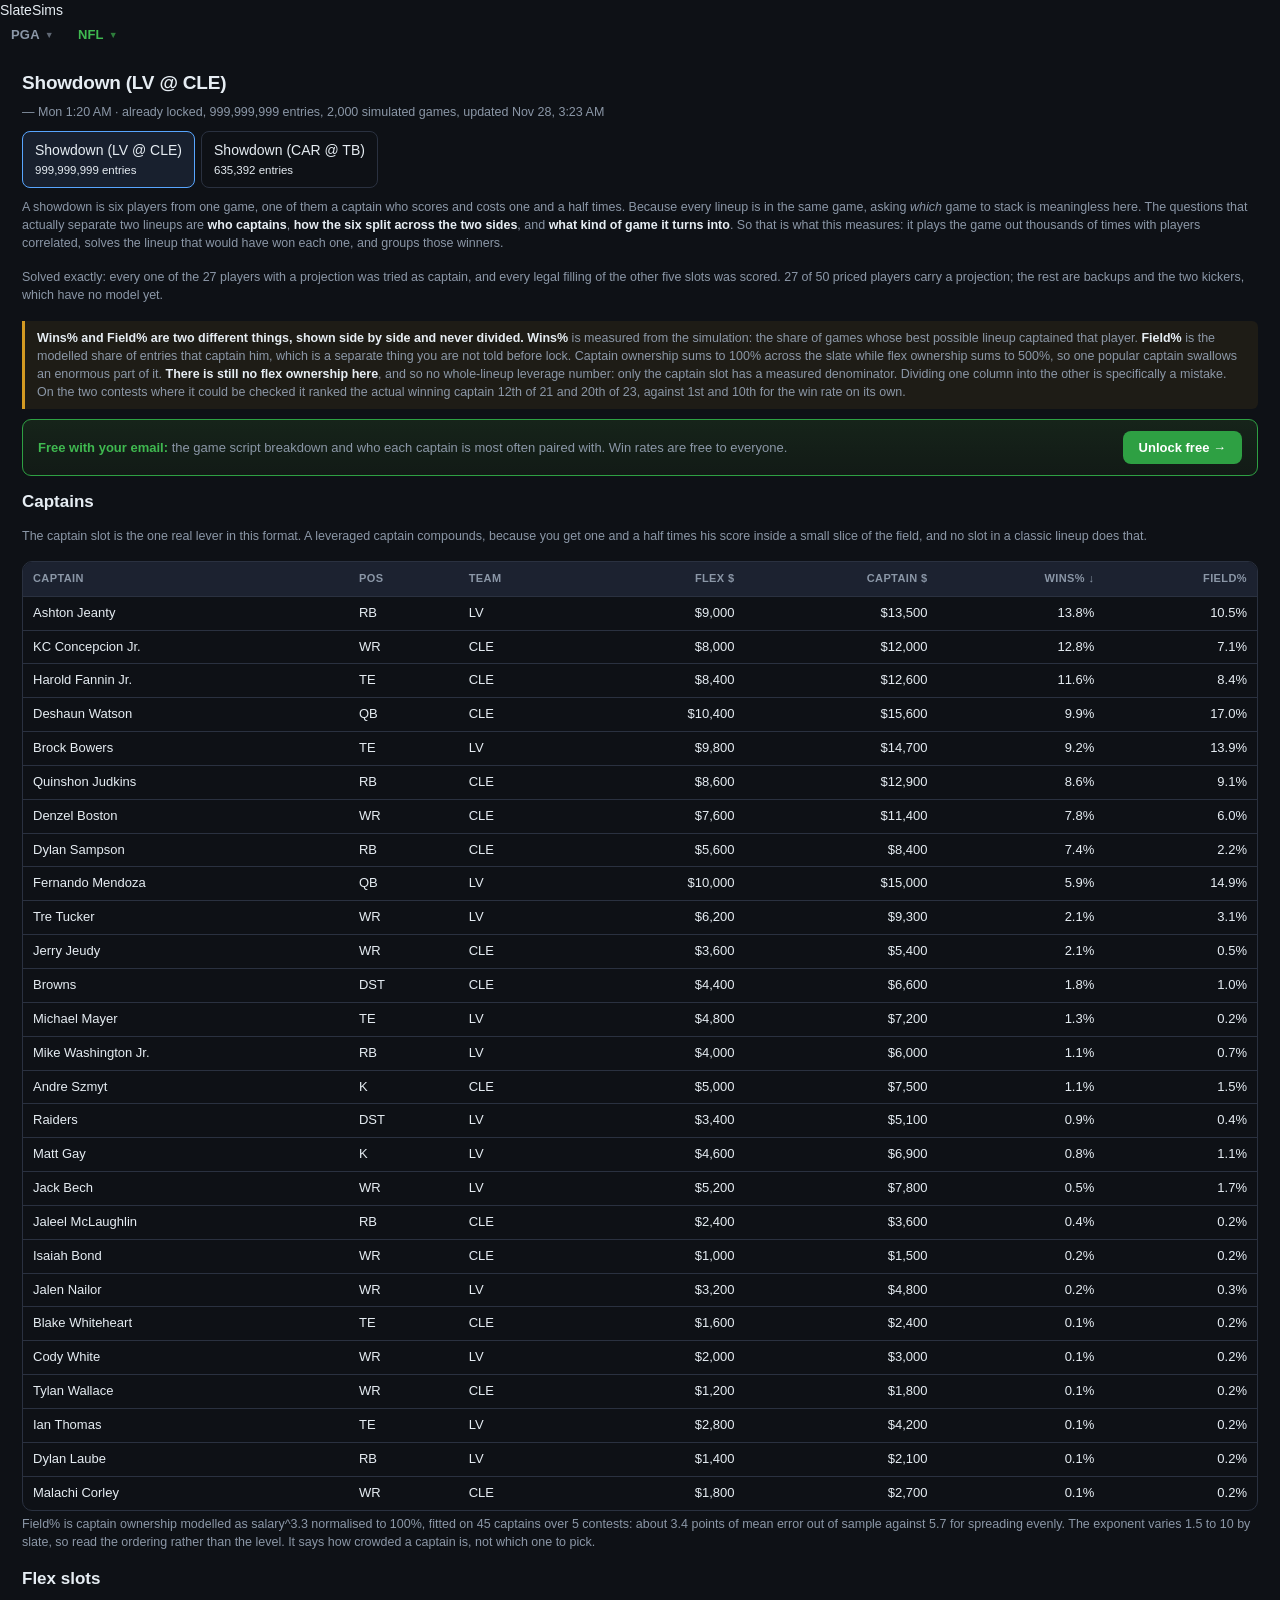
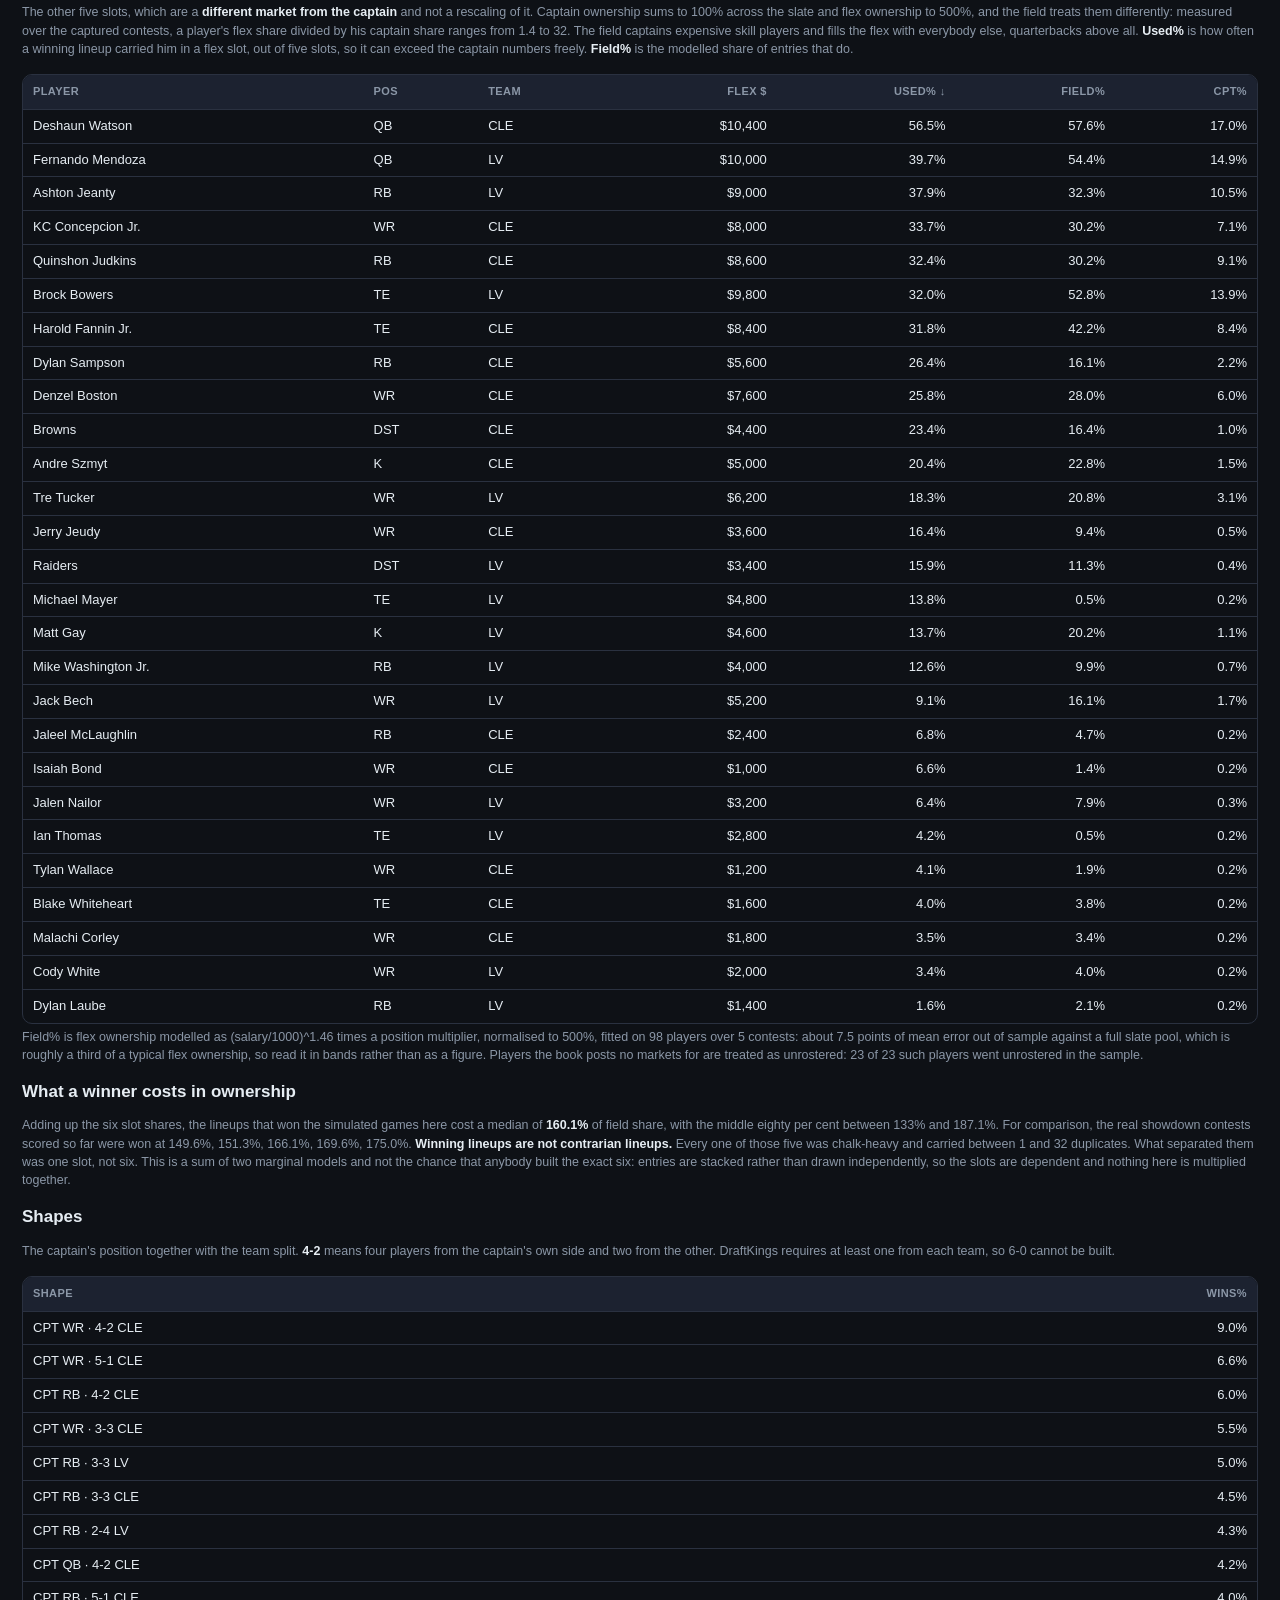
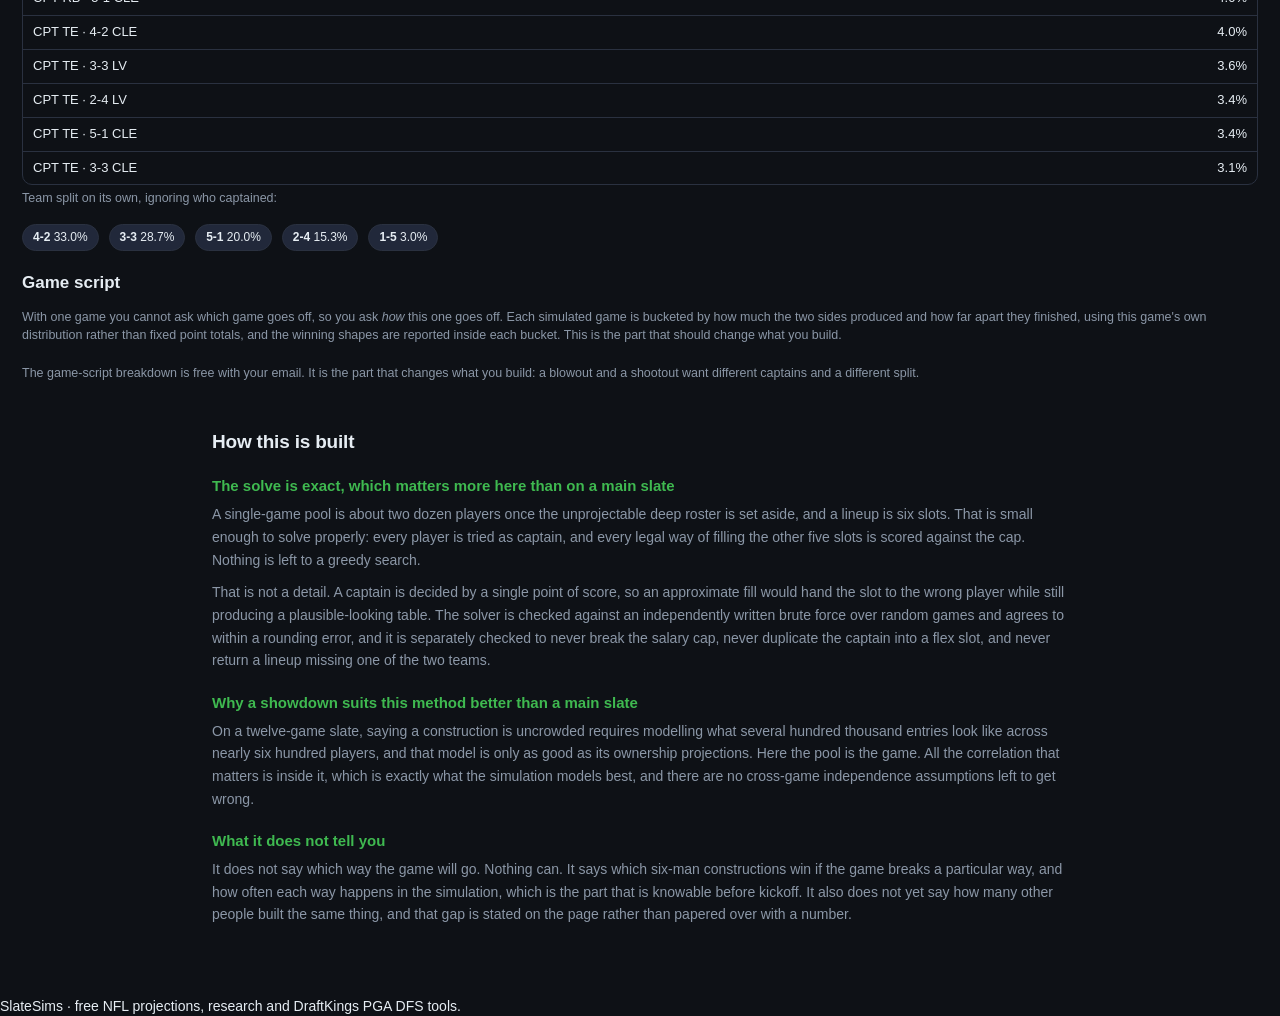
<file: nfl-showdown.html>
<!DOCTYPE html>
<html lang="en">
<head>
  <meta charset="UTF-8" />
  <meta name="viewport" content="width=device-width, initial-scale=1.0" />
  <title>NFL Showdown Scenarios — Which Captain Wins a Single Game | SlateSims</title>
  <link rel="icon" href="assets/img/favicon.svg?v=20260730v" type="image/svg+xml" />
  <link rel="canonical" href="https://slatesims.com/nfl-showdown.html" />
  <meta name="description" content="Which captain and which team split win a DraftKings NFL Showdown, found by solving the winning six-man lineup exactly in thousands of correlated simulations of one game, then grouping the winners by game script." />
  <meta name="robots" content="index, follow, max-image-preview:large, max-snippet:-1" />
  <meta property="og:type" content="website" />
  <meta property="og:site_name" content="SlateSims" />
  <meta property="og:url" content="https://slatesims.com/nfl-showdown.html" />
  <meta property="og:title" content="NFL Showdown Scenarios" />
  <meta property="og:description" content="Which captain wins, how deep to go on one side, and what changes if the game turns into a blowout instead of a shootout." />
  <meta property="og:image" content="https://slatesims.com/assets/img/avatar.png" />
  <meta name="twitter:card" content="summary_large_image" />
  <meta name="twitter:title" content="NFL Showdown Scenarios | SlateSims" />
  <meta name="twitter:description" content="Which captain wins a single-game slate, and what changes with the game script." />
  <meta name="twitter:image" content="https://slatesims.com/assets/img/avatar.png" />
  <link rel="stylesheet" href="assets/css/styles.css?v=20261017a" />
  <style>
    /* Page-local only. Everything else reuses the shared sheet so this page
       cannot drift from the other NFL tabs. */
    .slatebtn { display:inline-flex; flex-direction:column; gap:2px;
      padding:8px 12px; margin:0 6px 6px 0; border-radius:8px; cursor:pointer;
      border:1px solid var(--line, #2a2f3a); background:transparent;
      color:inherit; font:inherit; text-align:left; }
    .slatebtn.on { border-color:var(--accent, #6ea8fe);
      background:rgba(110,168,254,.10); }
    .slatebtn .muted { font-size:.82em; }
    .chip { display:inline-block; padding:4px 10px; margin:0 6px 6px 0;
      border-radius:999px; border:1px solid var(--line, #2a2f3a); }
    .scriptcard { border:1px solid var(--line, #2a2f3a); border-radius:10px;
      padding:12px 14px; margin:0 0 12px; }
    .scriptcard h3 { margin:0 0 8px; font-size:1rem; }
    .scriptcard ul { margin:0 0 8px; padding-left:20px; }
    .scriptcard p { margin:0; }
    .scriptgrid { display:grid; gap:12px;
      grid-template-columns:repeat(auto-fit, minmax(260px, 1fr)); }
  </style>
  <script async src="https://www.googletagmanager.com/gtag/js?id=G-13J1816EN4"></script>
  <script>
    window.dataLayer = window.dataLayer || [];
    function gtag(){dataLayer.push(arguments);}
    gtag('js', new Date());
    gtag('config', 'G-13J1816EN4');
  </script>
</head>
<body>
  <div class="wrap">
  <header class="top">
    <a class="brand" href="index.html">SlateSims</a>
    <nav class="mainnav" aria-label="Primary">
      <div class="navitem">
        <button type="button" class="navbtn" aria-haspopup="true" aria-expanded="false">
          PGA <span class="navcaret" aria-hidden="true">▼</span>
        </button>
        <div class="navmenu" role="menu">
          <div class="navgroup">DFS</div>
          <a role="menuitem" href="app.html">Ownership &amp; Projections</a>
          <a role="menuitem" href="app.html#build">Optimizer</a>
          <a role="menuitem" href="app.html#contest">Contest Sim</a>
          <div class="navgroup">Showdown</div>
          <a role="menuitem" href="app.html#showdown">Ownership &amp; Projections</a>
          <div class="navgroup">Research</div>
          <a role="menuitem" href="app.html#news">News &amp; Chatter</a>
          <a role="menuitem" href="app.html#saved">Saved Lineups</a>
        </div>
      </div>
      <div class="navitem">
        <button type="button" class="navbtn here" aria-haspopup="true" aria-expanded="false">
          NFL <span class="navcaret" aria-hidden="true">▼</span>
        </button>
        <div class="navmenu" role="menu">
          <div class="navgroup">DFS</div>
          <a role="menuitem" href="nfl-slate.html">Slate Board</a>
          <a role="menuitem" href="nfl-scenarios.html">Game Stack Scenarios</a>
          <a role="menuitem" class="current" href="nfl-showdown.html">Showdown Scenarios</a>
          <a role="menuitem" href="nfl-optimizer.html">Optimizer &amp; Contest Sim</a>
          <a role="menuitem" href="nfl-projections.html">Fantasy Projections</a>
          <div class="navgroup">Research</div>
          <a role="menuitem" href="nfl.html">Advanced Stats</a>
          <a role="menuitem" href="nfl-props.html">Player Props</a>
        </div>
      </div>
    </nav>
  </header>

  <main>
    <section id="showdown" class="panel active">
      <h1 id="sdTitle">NFL Showdown Scenarios</h1>
      <p class="sub" id="sdMeta"></p>

      <div id="sdPicker"></div>

      <p class="hint">
        A showdown is six players from one game, one of them a captain who
        scores and costs one and a half times. Because every lineup is in the
        same game, asking <i>which</i> game to stack is meaningless here. The
        questions that actually separate two lineups are <b>who captains</b>,
        <b>how the six split across the two sides</b>, and <b>what kind of game
        it turns into</b>. So that is what this measures: it plays the game out
        thousands of times with players correlated, solves the lineup that would
        have won each one, and groups those winners.
      </p>

      <p class="hint" id="sdSolve"></p>

      <p class="hint warnbox" id="sdWarn">
        <b>Wins% and Field% are two different things, shown side by side and
        never divided.</b> <b>Wins%</b> is measured from the simulation: the
        share of games whose best possible lineup captained that player.
        <b>Field%</b> is the modelled share of entries that captain him, which
        is a separate thing you are not told before lock. Captain ownership
        sums to 100% across the slate while flex ownership sums to 500%, so one
        popular captain swallows an enormous part of it.
        <span data-noflex><b>There is still no flex ownership here</b>, and so
        no whole-lineup leverage number: only the captain slot has a measured
        denominator.</span>
        Dividing one column into the other is specifically a mistake. On the
        two contests where it could be checked it ranked the actual winning
        captain 12th of 21 and 20th of 23, against 1st and 10th for the win
        rate on its own.
      </p>

      <div id="sdUnlock" class="unlockbar">
        <span><strong>Free with your email:</strong> the game script breakdown
          and who each captain is most often paired with. Win rates are free to
          everyone.</span>
        <button type="button" id="sdUnlockBtn" class="primary small">Unlock free →</button>
      </div>

      <h2>Captains</h2>
      <p class="hint">
        The captain slot is the one real lever in this format. A leveraged
        captain compounds, because you get one and a half times his score inside
        a small slice of the field, and no slot in a classic lineup does that.
      </p>
      <div class="tablewrap">
        <table id="sdCapTable">
          <thead><tr id="sdCapHead"></tr></thead>
          <tbody id="sdCapBody"></tbody>
        </table>
      </div>
      <p class="hint" id="sdOwnNote"></p>

      <h2>Flex slots</h2>
      <p class="hint">
        The other five slots, which are a <b>different market from the
        captain</b> and not a rescaling of it. Captain ownership sums to 100%
        across the slate and flex ownership to 500%, and the field treats them
        differently: measured over the captured contests, a player's flex share
        divided by his captain share ranges from 1.4 to 32. The field captains
        expensive skill players and fills the flex with everybody else,
        quarterbacks above all. <b>Used%</b> is how often a winning lineup
        carried him in a flex slot, out of five slots, so it can exceed the
        captain numbers freely. <b>Field%</b> is the modelled share of entries
        that do.
      </p>
      <div class="tablewrap">
        <table id="sdFlexTable">
          <thead><tr id="sdFlexHead"></tr></thead>
          <tbody id="sdFlexBody"></tbody>
        </table>
      </div>
      <p class="hint" id="sdFlexNote"></p>

      <h2>What a winner costs in ownership</h2>
      <p class="hint" id="sdOwnSum"></p>

      <h2>Shapes</h2>
      <p class="hint">
        The captain's position together with the team split. <b>4-2</b> means
        four players from the captain's own side and two from the other.
        DraftKings requires at least one from each team, so 6-0 cannot be built.
      </p>
      <div class="tablewrap" id="sdShapes"></div>
      <p class="hint">Team split on its own, ignoring who captained:</p>
      <p id="sdSplits"></p>

      <h2>Game script</h2>
      <p class="hint">
        With one game you cannot ask which game goes off, so you ask <i>how</i>
        this one goes off. Each simulated game is bucketed by how much the two
        sides produced and how far apart they finished, using this game's own
        distribution rather than fixed point totals, and the winning shapes are
        reported inside each bucket. This is the part that should change what you
        build.
      </p>
      <div class="scriptgrid" id="sdScripts"></div>

      <section class="seo-copy">
        <h2>How this is built</h2>
        <h3>The solve is exact, which matters more here than on a main slate</h3>
        <p>
          A single-game pool is about two dozen players once the unprojectable
          deep roster is set aside, and a lineup is six slots. That is small
          enough to solve properly: every player is tried as captain, and every
          legal way of filling the other five slots is scored against the cap.
          Nothing is left to a greedy search.
        </p>
        <p>
          That is not a detail. A captain is decided by a single point of score,
          so an approximate fill would hand the slot to the wrong player while
          still producing a plausible-looking table. The solver is checked against
          an independently written brute force over random games and agrees to
          within a rounding error, and it is separately checked to never break the
          salary cap, never duplicate the captain into a flex slot, and never
          return a lineup missing one of the two teams.
        </p>
        <h3>Why a showdown suits this method better than a main slate</h3>
        <p>
          On a twelve-game slate, saying a construction is uncrowded requires
          modelling what several hundred thousand entries look like across nearly
          six hundred players, and that model is only as good as its ownership
          projections. Here the pool is the game. All the correlation that matters
          is inside it, which is exactly what the simulation models best, and
          there are no cross-game independence assumptions left to get wrong.
        </p>
        <h3>What it does not tell you</h3>
        <p>
          It does not say which way the game will go. Nothing can. It says which
          six-man constructions win if the game breaks a particular way, and how
          often each way happens in the simulation, which is the part that is
          knowable before kickoff. It also does not yet say how many other people
          built the same thing, and that gap is stated on the page rather than
          papered over with a number.
        </p>
      </section>
    </section>
  </main>

  <footer class="foot">
    <span>SlateSims · free NFL projections, research and DraftKings PGA DFS tools.</span>
  </footer>
  </div>

  <script type="application/ld+json">
  {
    "@context": "https://schema.org",
    "@graph": [
      {
        "@type": "WebApplication",
        "name": "SlateSims NFL Showdown Scenarios",
        "url": "https://slatesims.com/nfl-showdown.html",
        "applicationCategory": "SportsApplication",
        "operatingSystem": "Any",
        "description": "Which captain and which team split win a DraftKings NFL Showdown, from thousands of correlated single-game simulations solved exactly.",
        "offers": { "@type": "Offer", "price": "0", "priceCurrency": "USD" },
        "publisher": { "@type": "Organization", "name": "SlateSims", "url": "https://slatesims.com/" }
      },
      {
        "@type": "BreadcrumbList",
        "itemListElement": [
          { "@type": "ListItem", "position": 1, "name": "SlateSims", "item": "https://slatesims.com/" },
          { "@type": "ListItem", "position": 2, "name": "NFL Showdown Scenarios", "item": "https://slatesims.com/nfl-showdown.html" }
        ]
      }
    ]
  }
  </script>

  <script src="assets/js/nav.js?v=20261017a"></script>
  <script src="assets/js/leadgate.js?v=20261017a"></script>
  <script src="assets/js/showdown.js?v=20261120a"></script>
</body>
</html>
</file>
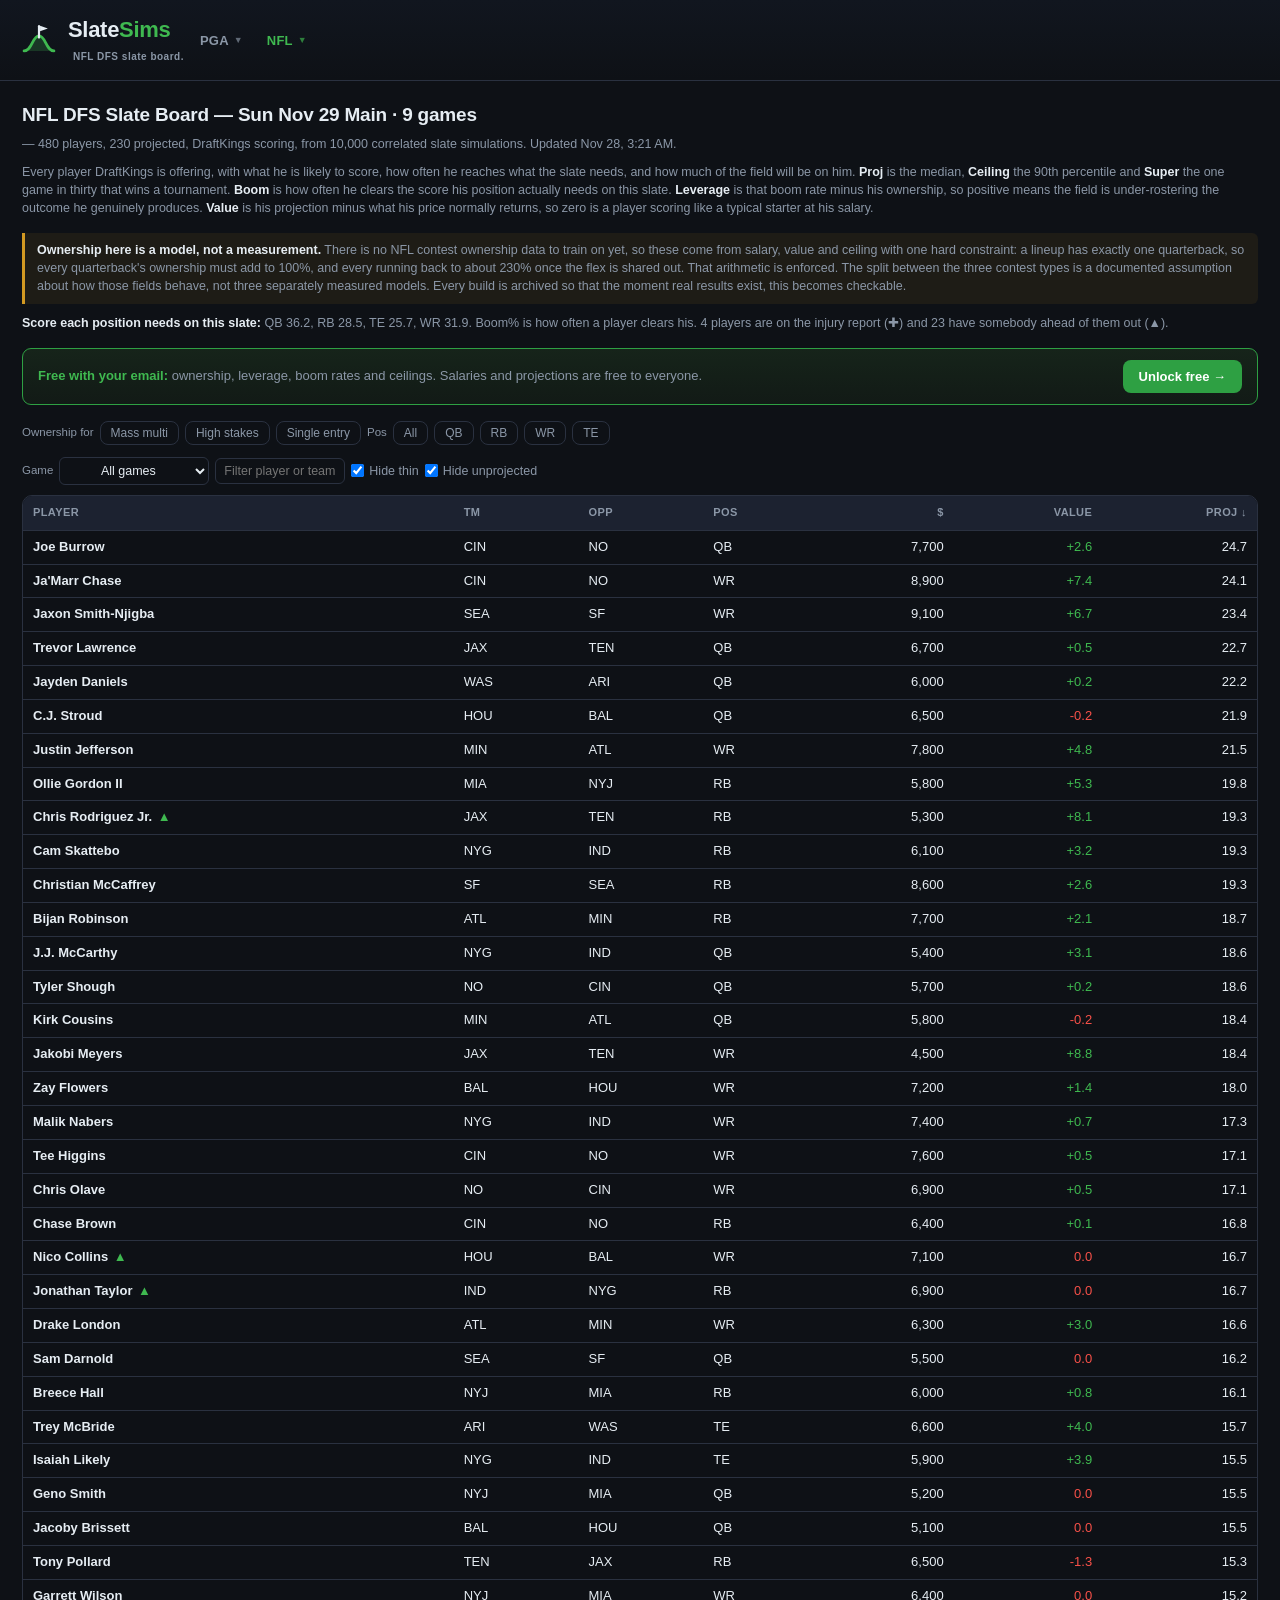
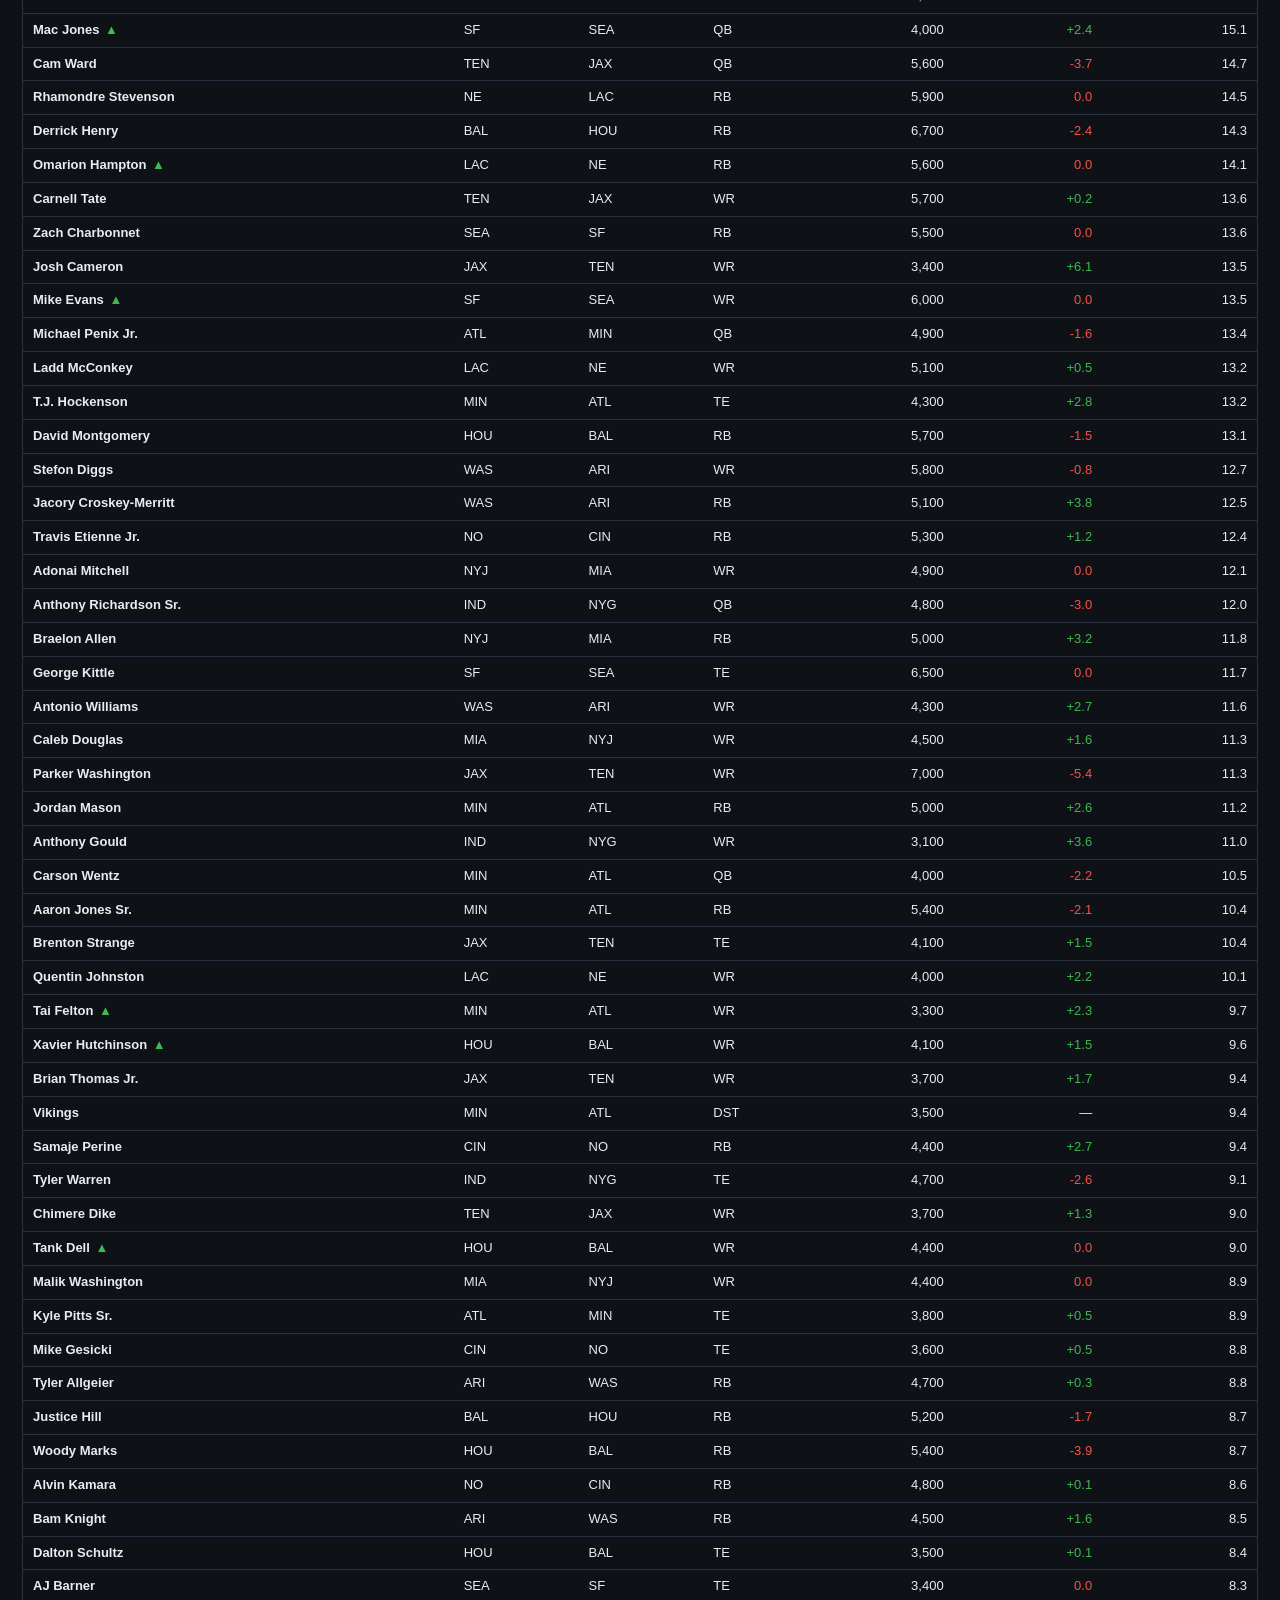
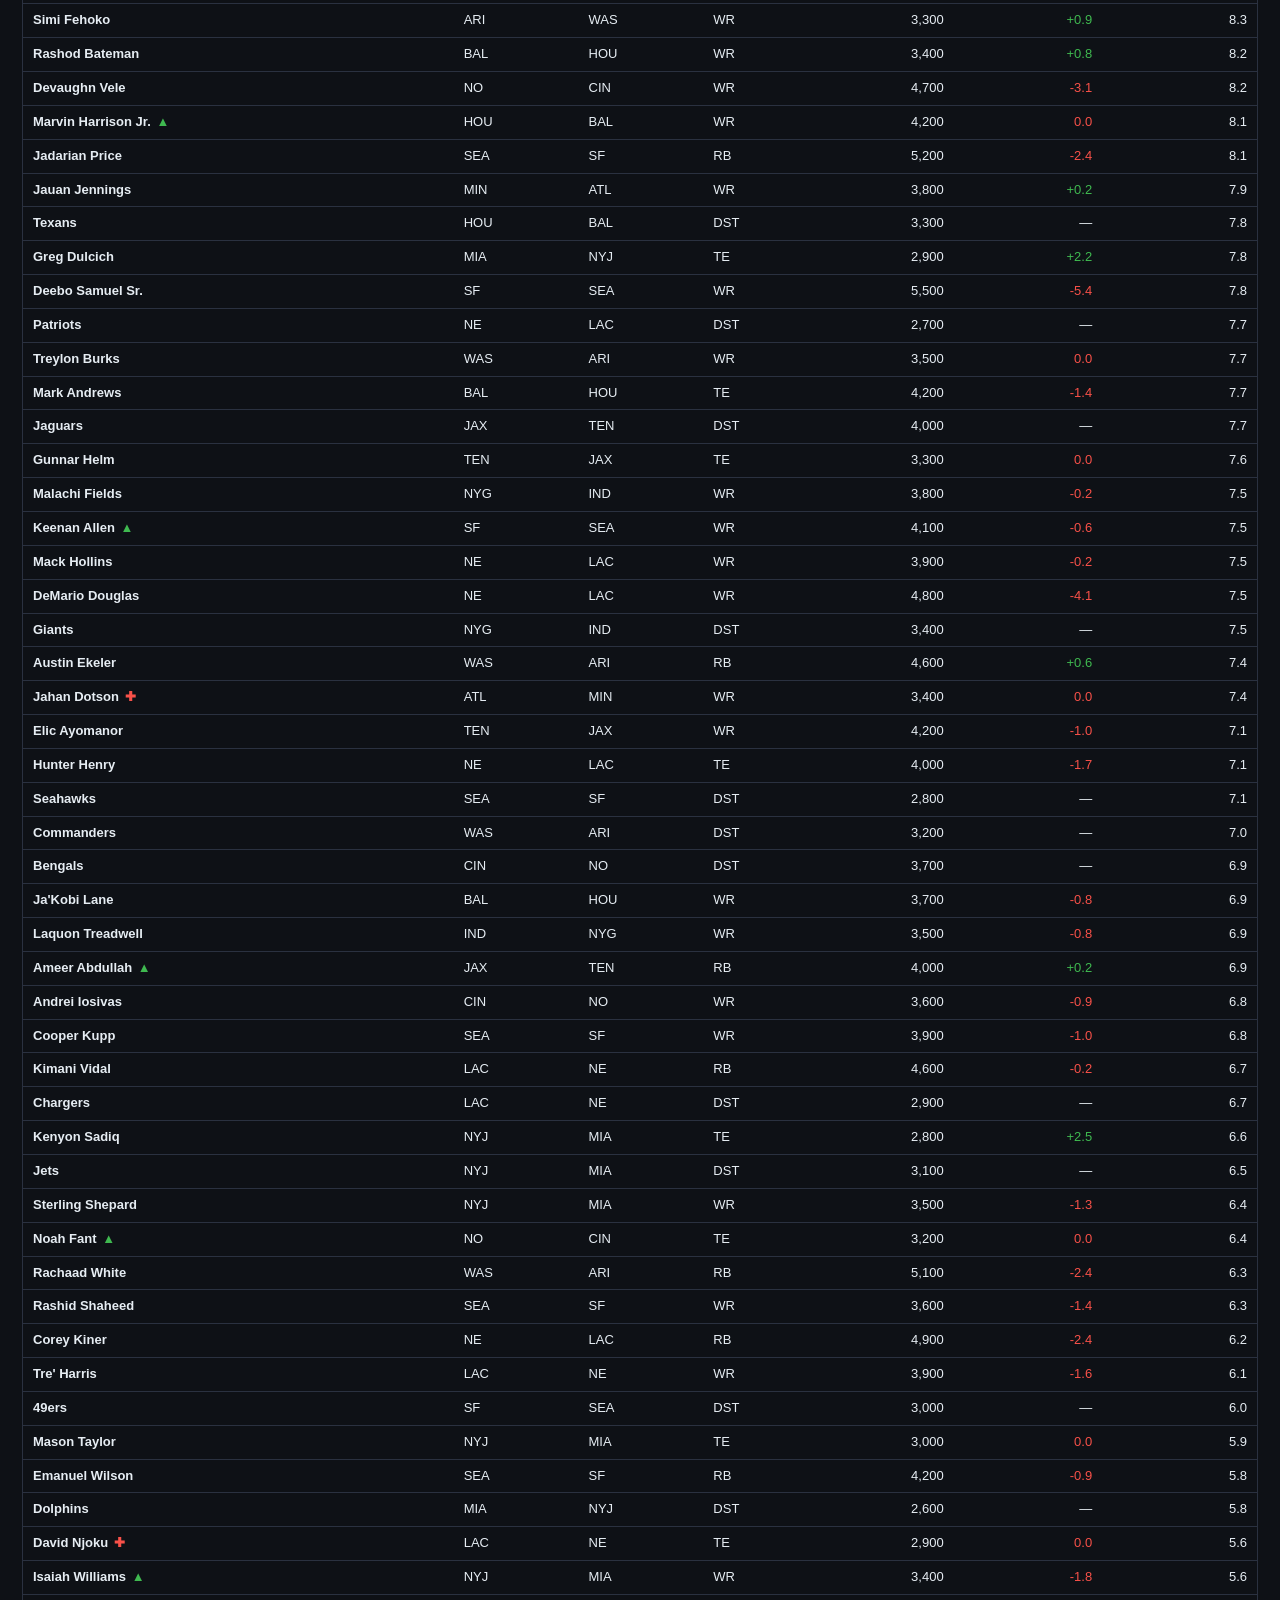
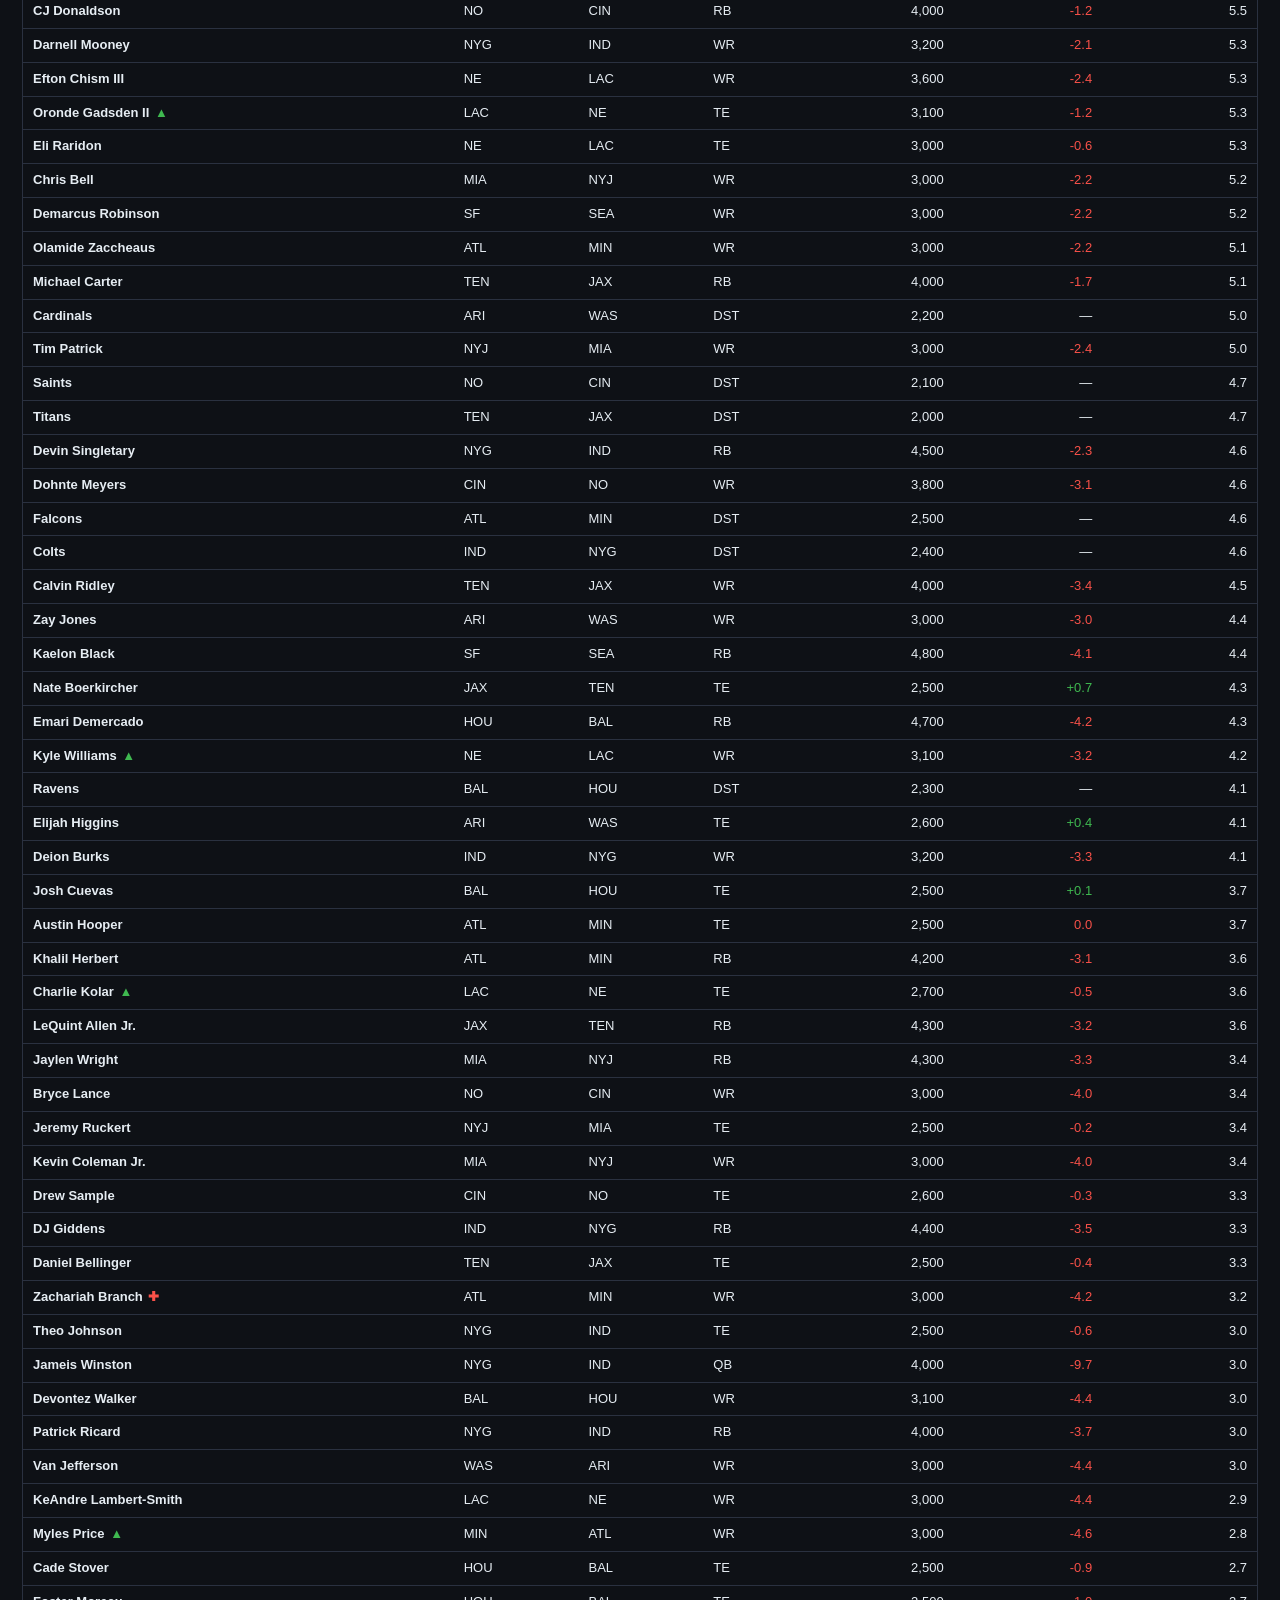
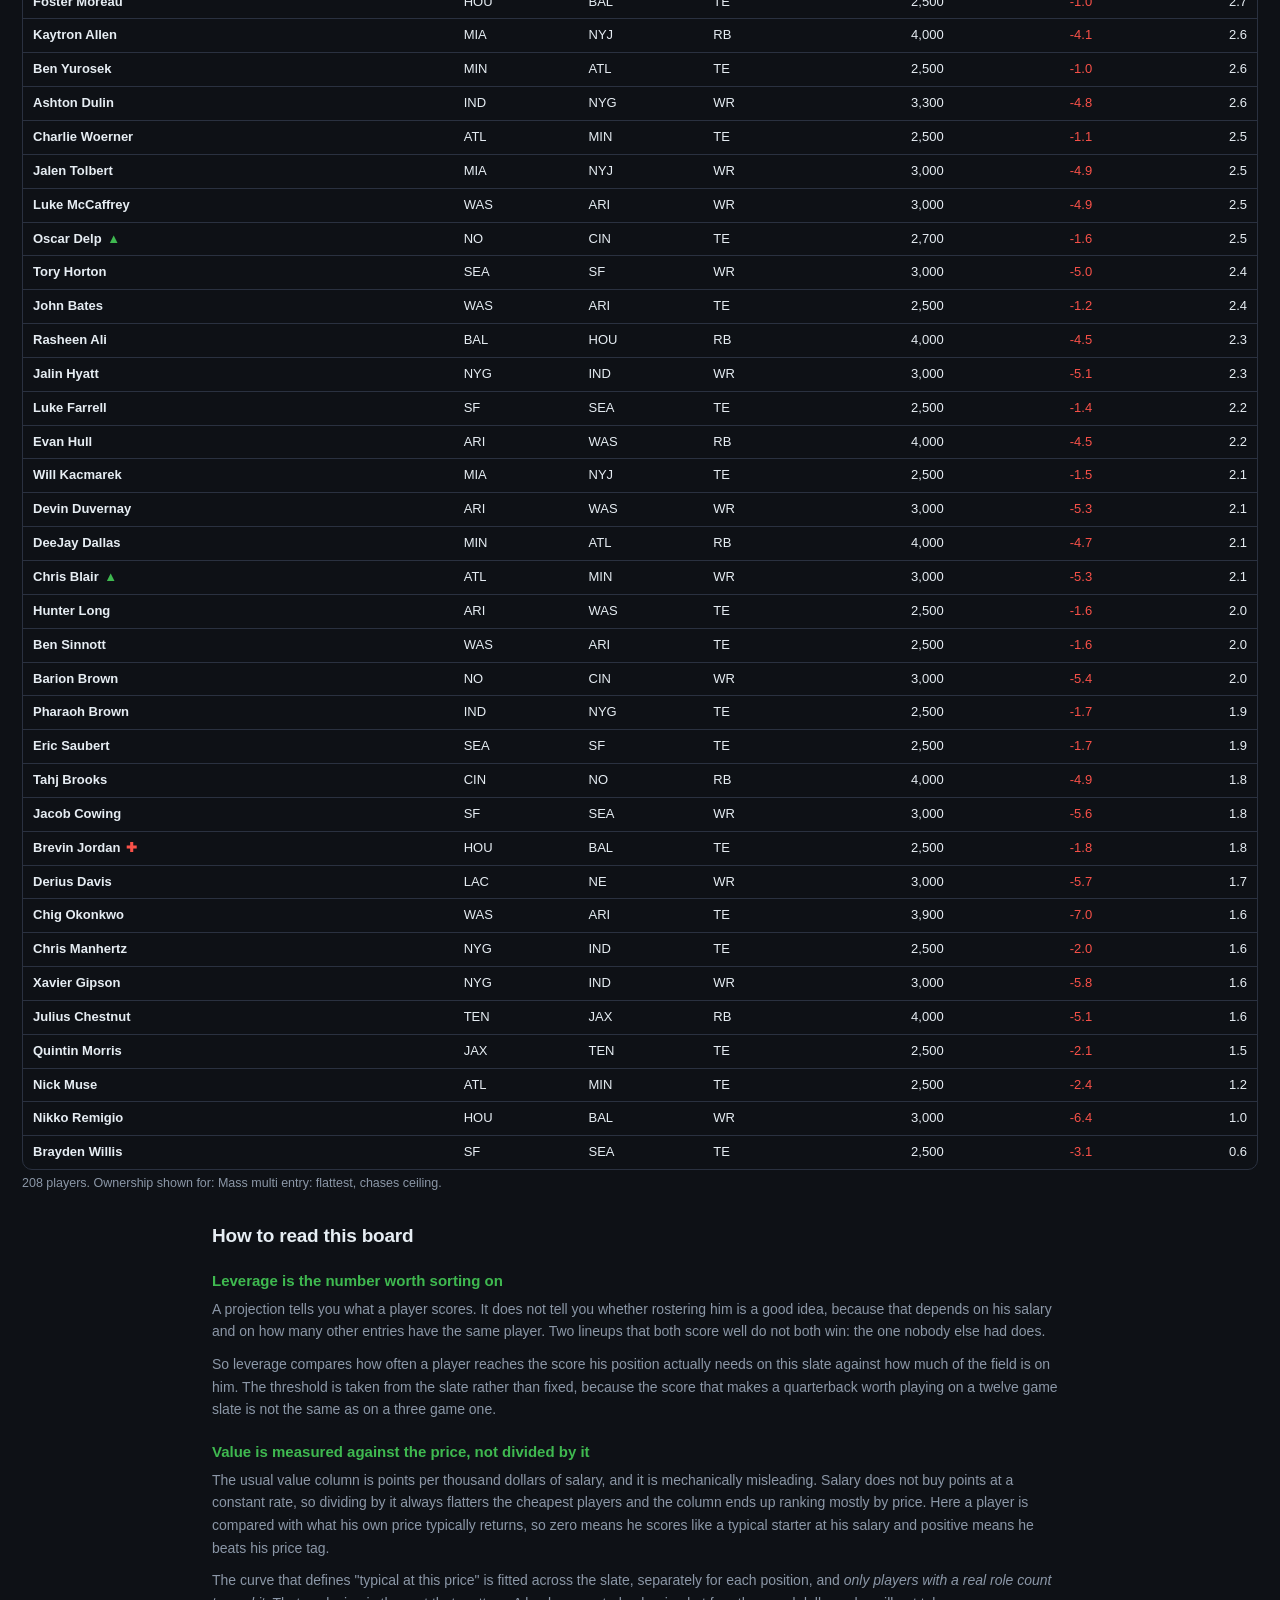
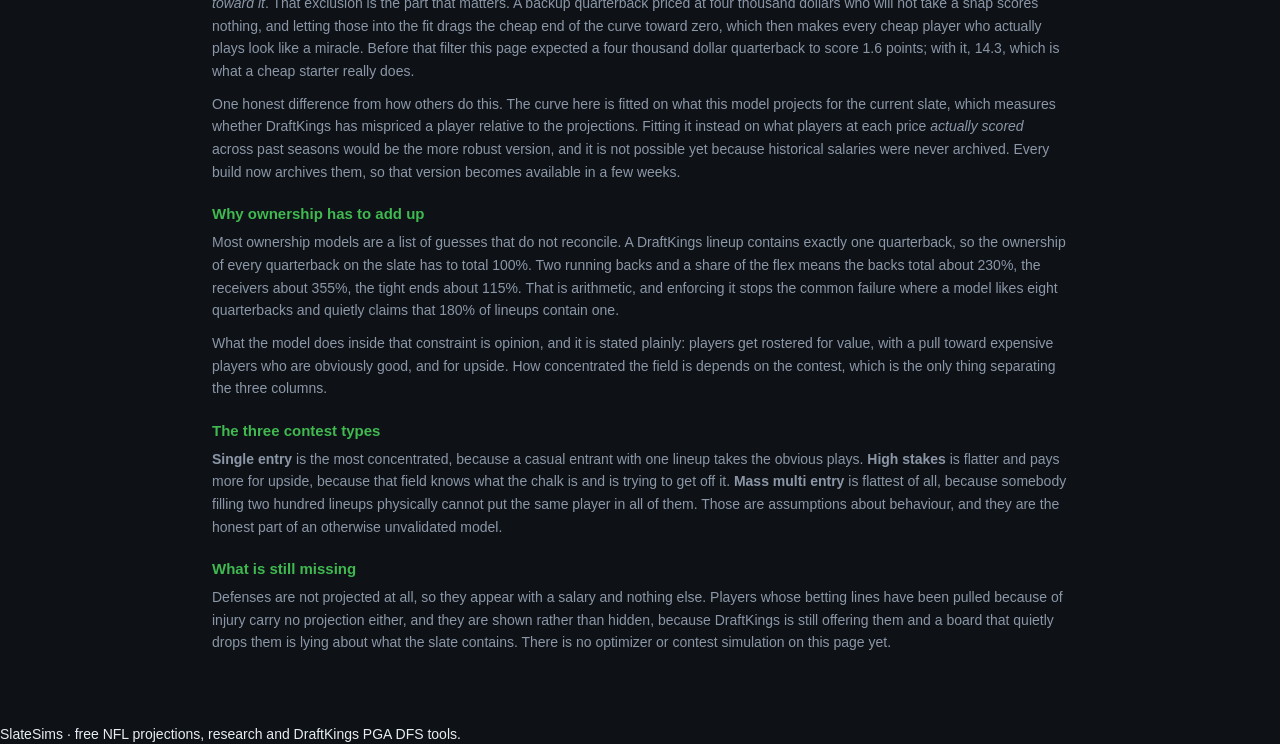
<file: nfl-slate.html>
<!DOCTYPE html>
<html lang="en">
<head>
  <meta charset="UTF-8" />
  <meta name="viewport" content="width=device-width, initial-scale=1.0" />
  <title>NFL DFS Slate Board — Ownership, Leverage &amp; GPP Scores | SlateSims</title>
  <link rel="icon" href="assets/img/favicon.svg?v=20260730v" type="image/svg+xml" />
  <link rel="canonical" href="https://slatesims.com/nfl-slate.html" />
  <meta name="description" content="Free NFL DFS slate board: DraftKings salaries with projected ownership for single entry, high stakes and mass multi entry, leverage and GPP scores, ceiling and super ceiling, from 10,000 correlated slate simulations." />
  <meta name="robots" content="index, follow, max-image-preview:large, max-snippet:-1" />
  <meta property="og:type" content="website" />
  <meta property="og:site_name" content="SlateSims" />
  <meta property="og:url" content="https://slatesims.com/nfl-slate.html" />
  <meta property="og:title" content="NFL DFS Slate Board with Ownership and Leverage" />
  <meta property="og:description" content="DraftKings salaries, projected ownership by contest type, leverage and ceilings from correlated slate simulations." />
  <meta property="og:image" content="https://slatesims.com/assets/img/avatar.png" />
  <meta name="twitter:card" content="summary_large_image" />
  <meta name="twitter:title" content="NFL Fantasy Projections | SlateSims" />
  <meta name="twitter:description" content="Floor, ceiling and correlated stacks, anchored to the betting market." />
  <meta name="twitter:image" content="https://slatesims.com/assets/img/avatar.png" />
  <link rel="stylesheet" href="assets/css/styles.css?v=20261017a" />
  <script async src="https://www.googletagmanager.com/gtag/js?id=G-13J1816EN4"></script>
  <script>
    window.dataLayer = window.dataLayer || [];
    function gtag(){dataLayer.push(arguments);}
    gtag('js', new Date());
    gtag('config', 'G-13J1816EN4');
  </script>
</head>
<body>
  <div id="appShell">
  <header class="topbar">
    <a class="brand" href="index.html" title="SlateSims home">
      <svg class="logo" viewBox="0 0 100 100" aria-hidden="true">
        <path d="M6,82 C30,82 30,38 50,38 C70,38 70,82 94,82 Z" fill="#3fb950" opacity=".22"/>
        <path d="M6,82 C30,82 30,38 50,38 C70,38 70,82 94,82" fill="none" stroke="#3fb950"
              stroke-width="8" stroke-linecap="round" stroke-linejoin="round"/>
        <rect x="46.8" y="6" width="6.4" height="40" rx="3.2" fill="#e6edf3"/>
        <polygon points="53.2,8 76,16 53.2,24" fill="#e6edf3"/>
      </svg>
      <div>
        <span class="brandname">Slate<span class="accent">Sims</span></span>
        <p class="tag">NFL DFS slate board.</p>
      </div>
    </a>
    <nav class="mainnav" aria-label="Sports">
      <div class="navitem">
        <button type="button" class="navbtn" aria-haspopup="true" aria-expanded="false">
          PGA <span class="navcaret" aria-hidden="true">▼</span>
        </button>
        <div class="navmenu" role="menu">
          <div class="navgroup">Main Slate</div>
          <a role="menuitem" href="app.html#players">Ownership &amp; Projections</a>
          <a role="menuitem" href="app.html#build">Build Lineups</a>
          <a role="menuitem" href="app.html#contest">Contest Sim</a>
          <div class="navgroup">Showdown</div>
          <a role="menuitem" href="app.html#showdown">Ownership &amp; Projections</a>
          <div class="navgroup">Research</div>
          <a role="menuitem" href="app.html#news">News &amp; Chatter</a>
          <a role="menuitem" href="app.html#saved">Saved Lineups</a>
        </div>
      </div>
      <div class="navitem">
        <button type="button" class="navbtn here" aria-haspopup="true" aria-expanded="false">
          NFL <span class="navcaret" aria-hidden="true">▼</span>
        </button>
        <div class="navmenu" role="menu">
          <div class="navgroup">DFS</div>
          <a role="menuitem" class="current" href="nfl-slate.html">Slate Board</a>
          <a role="menuitem" href="nfl-scenarios.html">Game Stack Scenarios</a>
          <a role="menuitem" href="nfl-showdown.html">Showdown Scenarios</a>
          <a role="menuitem" href="nfl-optimizer.html">Optimizer &amp; Contest Sim</a>
          <a role="menuitem" href="nfl-projections.html">Fantasy Projections</a>
          <div class="navgroup">Research</div>
          <a role="menuitem" href="nfl.html">Advanced Stats</a>
          <a role="menuitem" href="nfl-props.html">Player Props</a>
          <div class="navgroup">Lineups</div>
          <span class="navsoon">Optimizer — coming soon</span>
        </div>
      </div>
    </nav>
  </header>

  <main>
    <section id="slate" class="panel active">
      <h1 id="slTitle">NFL DFS Slate Board</h1>
      <p class="sub" id="slMeta"></p>

      <p class="hint">
        Every player DraftKings is offering, with what he is likely to score, how
        often he reaches what the slate needs, and how much of the field will be on
        him. <b>Proj</b> is the median, <b>Ceiling</b> the 90th percentile and
        <b>Super</b> the one game in thirty that wins a tournament. <b>Boom</b> is how
        often he clears the score his position actually needs on this slate.
        <b>Leverage</b> is that boom rate minus his ownership, so positive means the
        field is under-rostering the outcome he genuinely produces. <b>Value</b> is his
        projection minus what his price normally returns, so zero is a player scoring
        like a typical starter at his salary.
      </p>
      <p class="hint warnbox" id="slOwnWarn">
        <b>Ownership here is a model, not a measurement.</b> There is no NFL contest
        ownership data to train on yet, so these come from salary, value and ceiling
        with one hard constraint: a lineup has exactly one quarterback, so every
        quarterback's ownership must add to 100%, and every running back to about
        230% once the flex is shared out. That arithmetic is enforced. The split
        between the three contest types is a documented assumption about how those
        fields behave, not three separately measured models. Every build is archived
        so that the moment real results exist, this becomes checkable.
      </p>
      <p class="hint" id="slInj"></p>

      <div id="slUnlock" class="unlockbar">
        <span><strong>Free with your email:</strong> ownership, leverage, boom rates
          and ceilings. Salaries and projections are free to everyone.</span>
        <button type="button" id="slUnlockBtn" class="primary small">Unlock free →</button>
      </div>

      <div class="trim-bar">
        <span class="filter-sep">Ownership for</span>
        <button class="ghost small slown active" data-c="mme">Mass multi</button>
        <button class="ghost small slown" data-c="hs">High stakes</button>
        <button class="ghost small slown" data-c="se">Single entry</button>
        <span class="filter-sep">Pos</span>
        <button class="ghost small slpos active" data-p="">All</button>
        <button class="ghost small slpos" data-p="QB">QB</button>
        <button class="ghost small slpos" data-p="RB">RB</button>
        <button class="ghost small slpos" data-p="WR">WR</button>
        <button class="ghost small slpos" data-p="TE">TE</button>
      </div>

      <div class="trim-bar">
        <span class="filter-sep">Game</span>
        <select id="slGame" class="filter-num" style="min-width:150px"></select>
        <input id="slSearch" type="text" placeholder="Filter player or team…" class="filter-text" />
        <label class="chk" title="Hide players whose history is too short for the numbers to mean much. On by default here, because their ceilings are wide enough to dominate any leverage ranking.">
          <input type="checkbox" id="slHideThin" checked /> Hide thin
        </label>
        <label class="chk" title="Hide players DraftKings lists but this cannot project">
          <input type="checkbox" id="slHideNoProj" checked /> Hide unprojected
        </label>
      </div>

      <div class="tablewrap">
        <table id="slTable">
          <thead><tr></tr></thead>
          <tbody></tbody>
        </table>
      </div>
      <p class="hint" id="slCount"></p>

      <section class="seo-copy">
        <h2>How to read this board</h2>
        <h3>Leverage is the number worth sorting on</h3>
        <p>
          A projection tells you what a player scores. It does not tell you whether
          rostering him is a good idea, because that depends on his salary and on how
          many other entries have the same player. Two lineups that both score well do
          not both win: the one nobody else had does.
        </p>
        <p>
          So leverage compares how often a player reaches the score his position
          actually needs on this slate against how much of the field is on him. The
          threshold is taken from the slate rather than fixed, because the score that
          makes a quarterback worth playing on a twelve game slate is not the same as
          on a three game one.
        </p>
        <h3>Value is measured against the price, not divided by it</h3>
        <p>
          The usual value column is points per thousand dollars of salary, and it is
          mechanically misleading. Salary does not buy points at a constant rate, so
          dividing by it always flatters the cheapest players and the column ends up
          ranking mostly by price. Here a player is compared with what his own price
          typically returns, so zero means he scores like a typical starter at his
          salary and positive means he beats his price tag.
        </p>
        <p>
          The curve that defines "typical at this price" is fitted across the slate,
          separately for each position, and <em>only players with a real role count
          toward it</em>. That exclusion is the part that matters. A backup
          quarterback priced at four thousand dollars who will not take a snap scores
          nothing, and letting those into the fit drags the cheap end of the curve
          toward zero, which then makes every cheap player who actually plays look
          like a miracle. Before that filter this page expected a four thousand dollar
          quarterback to score 1.6 points; with it, 14.3, which is what a cheap
          starter really does.
        </p>
        <p>
          One honest difference from how others do this. The curve here is fitted on
          what this model projects for the current slate, which measures whether
          DraftKings has mispriced a player relative to the projections. Fitting it
          instead on what players at each price <em>actually scored</em> across past
          seasons would be the more robust version, and it is not possible yet because
          historical salaries were never archived. Every build now archives them, so
          that version becomes available in a few weeks.
        </p>
        <h3>Why ownership has to add up</h3>
        <p>
          Most ownership models are a list of guesses that do not reconcile. A
          DraftKings lineup contains exactly one quarterback, so the ownership of
          every quarterback on the slate has to total 100%. Two running backs and a
          share of the flex means the backs total about 230%, the receivers about
          355%, the tight ends about 115%. That is arithmetic, and enforcing it stops
          the common failure where a model likes eight quarterbacks and quietly claims
          that 180% of lineups contain one.
        </p>
        <p>
          What the model does inside that constraint is opinion, and it is stated
          plainly: players get rostered for value, with a pull toward expensive
          players who are obviously good, and for upside. How concentrated the field
          is depends on the contest, which is the only thing separating the three
          columns.
        </p>
        <h3>The three contest types</h3>
        <p>
          <b>Single entry</b> is the most concentrated, because a casual entrant with
          one lineup takes the obvious plays. <b>High stakes</b> is flatter and pays
          more for upside, because that field knows what the chalk is and is trying to
          get off it. <b>Mass multi entry</b> is flattest of all, because somebody
          filling two hundred lineups physically cannot put the same player in all of
          them. Those are assumptions about behaviour, and they are the honest part of
          an otherwise unvalidated model.
        </p>
        <h3>What is still missing</h3>
        <p>
          Defenses are not projected at all, so they appear with a salary and nothing
          else. Players whose betting lines have been pulled because of injury carry
          no projection either, and they are shown rather than hidden, because
          DraftKings is still offering them and a board that quietly drops them is
          lying about what the slate contains. There is no optimizer or contest
          simulation on this page yet.
        </p>
      </section>
    </section>
  </main>

  <footer class="foot">
    <span>SlateSims · free NFL projections, research and DraftKings PGA DFS tools.</span>
  </footer>
  </div>

  <script type="application/ld+json">
  {
    "@context": "https://schema.org",
    "@graph": [
      {
        "@type": "WebApplication",
        "name": "SlateSims NFL Fantasy Projections",
        "url": "https://slatesims.com/nfl-slate.html",
        "applicationCategory": "SportsApplication",
        "operatingSystem": "Any",
        "description": "NFL fantasy football projections as distributions, with floor, ceiling and correlated stacks, anchored to the betting market.",
        "offers": { "@type": "Offer", "price": "0", "priceCurrency": "USD" },
        "publisher": { "@type": "Organization", "name": "SlateSims", "url": "https://slatesims.com/" }
      },
      {
        "@type": "BreadcrumbList",
        "itemListElement": [
          { "@type": "ListItem", "position": 1, "name": "SlateSims", "item": "https://slatesims.com/" },
          { "@type": "ListItem", "position": 2, "name": "NFL Fantasy Projections", "item": "https://slatesims.com/nfl-slate.html" }
        ]
      }
    ]
  }
  </script>

  <script src="assets/js/nav.js?v=20261017a"></script>
  <script src="assets/js/leadgate.js?v=20261017a"></script>
  <script src="assets/js/slate.js?v=20261017a"></script>
</body>
</html>
</file>
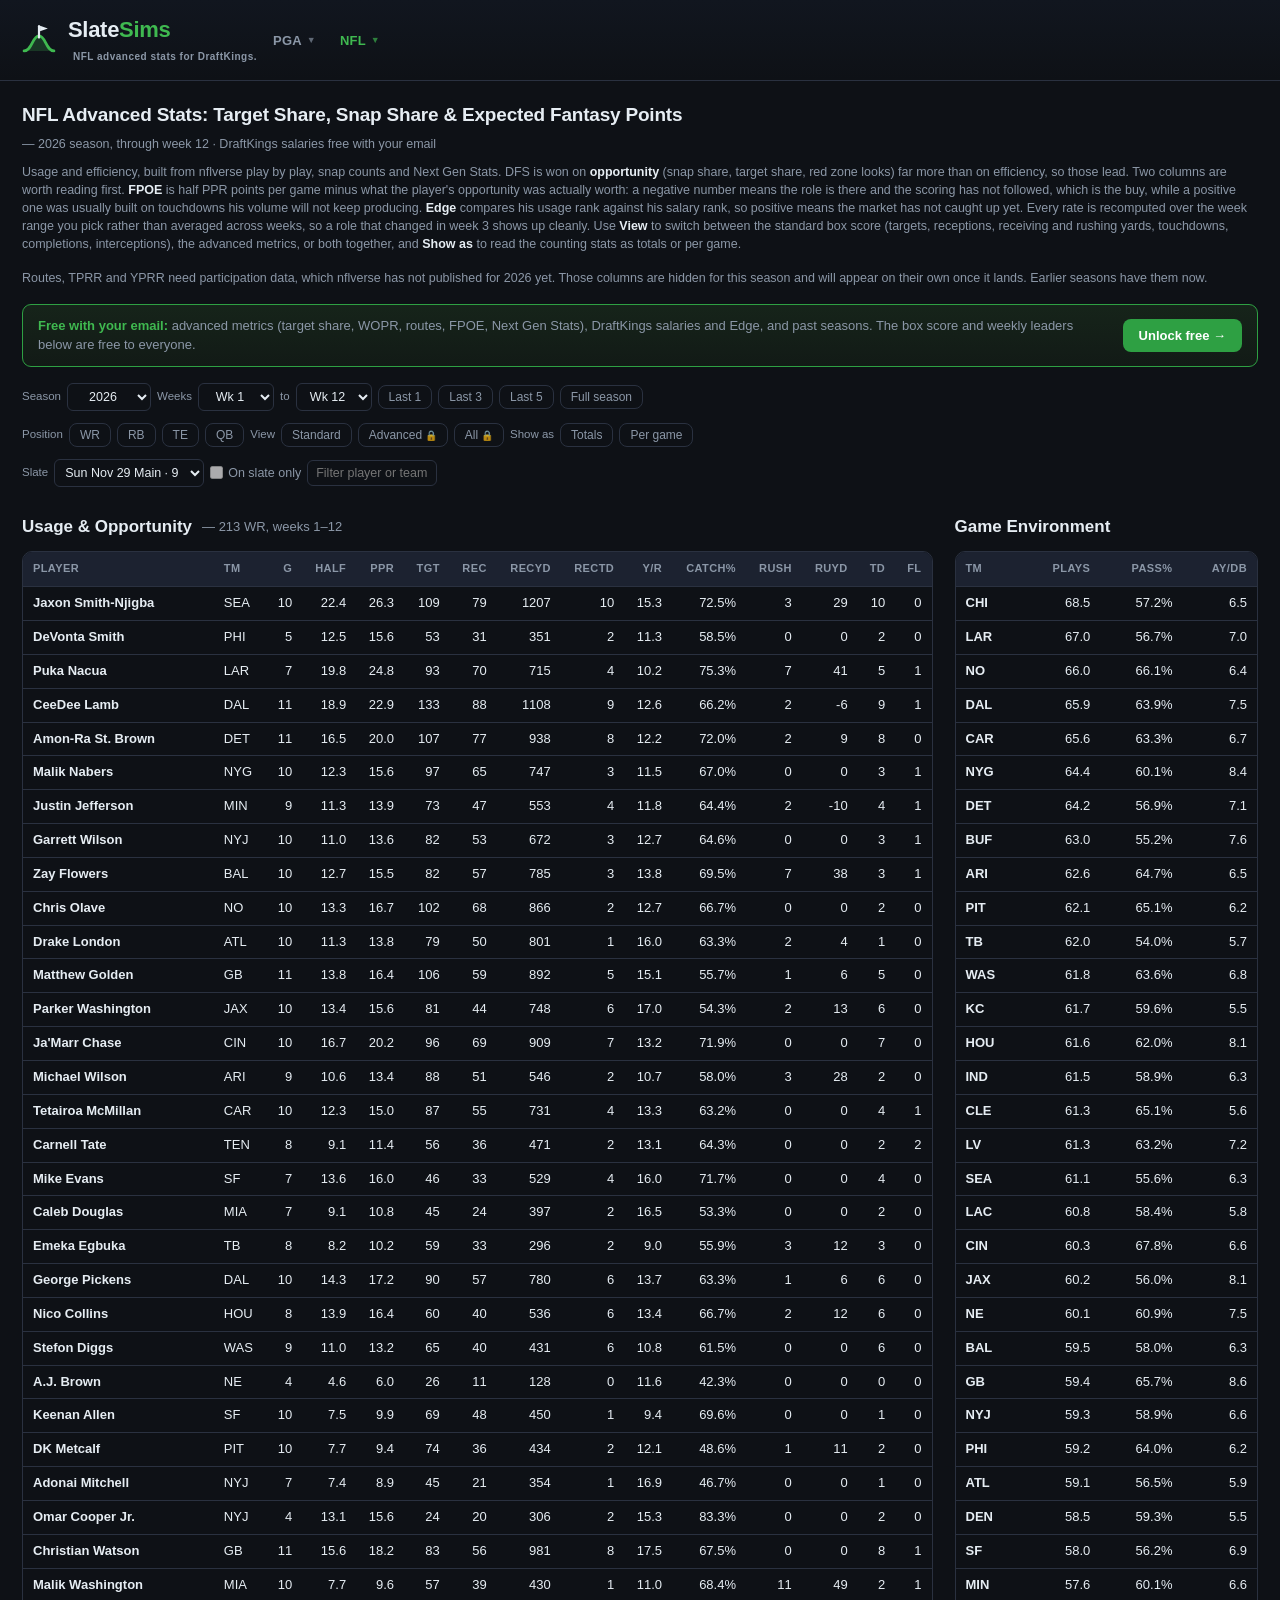
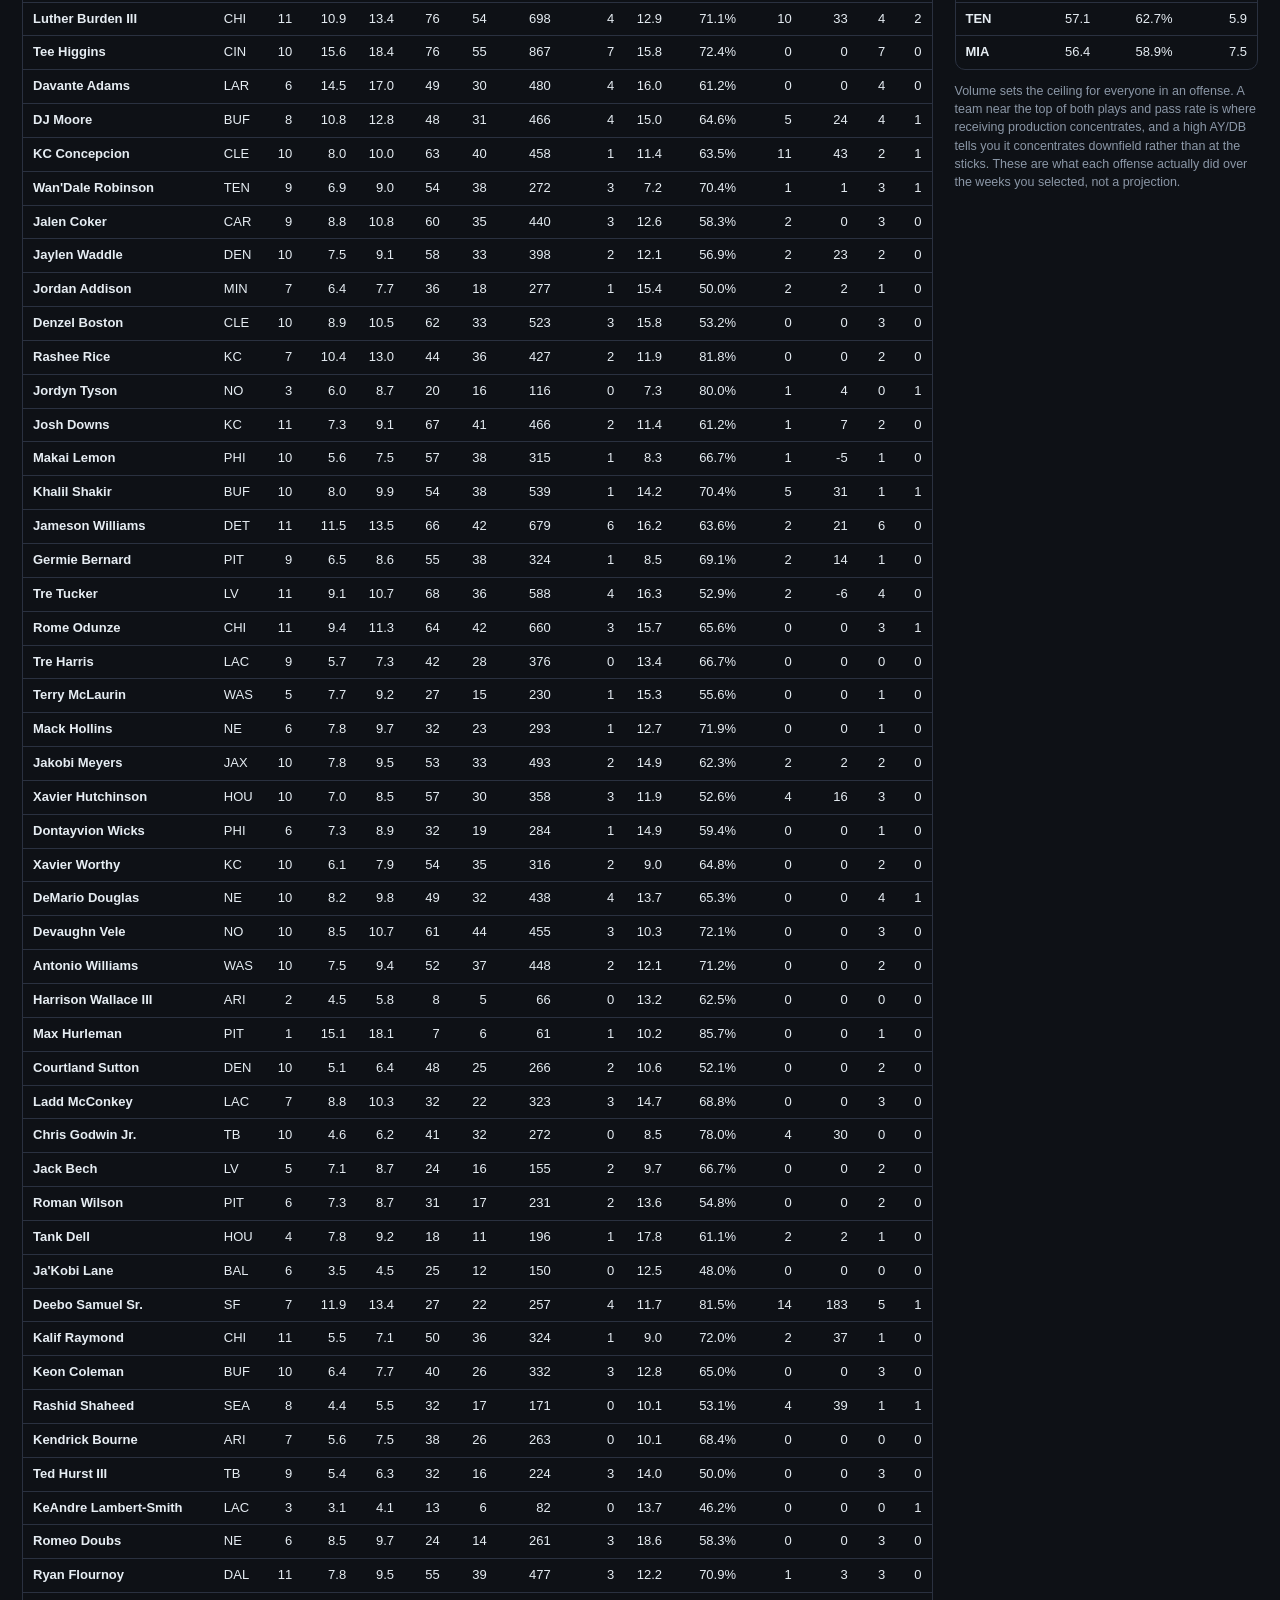
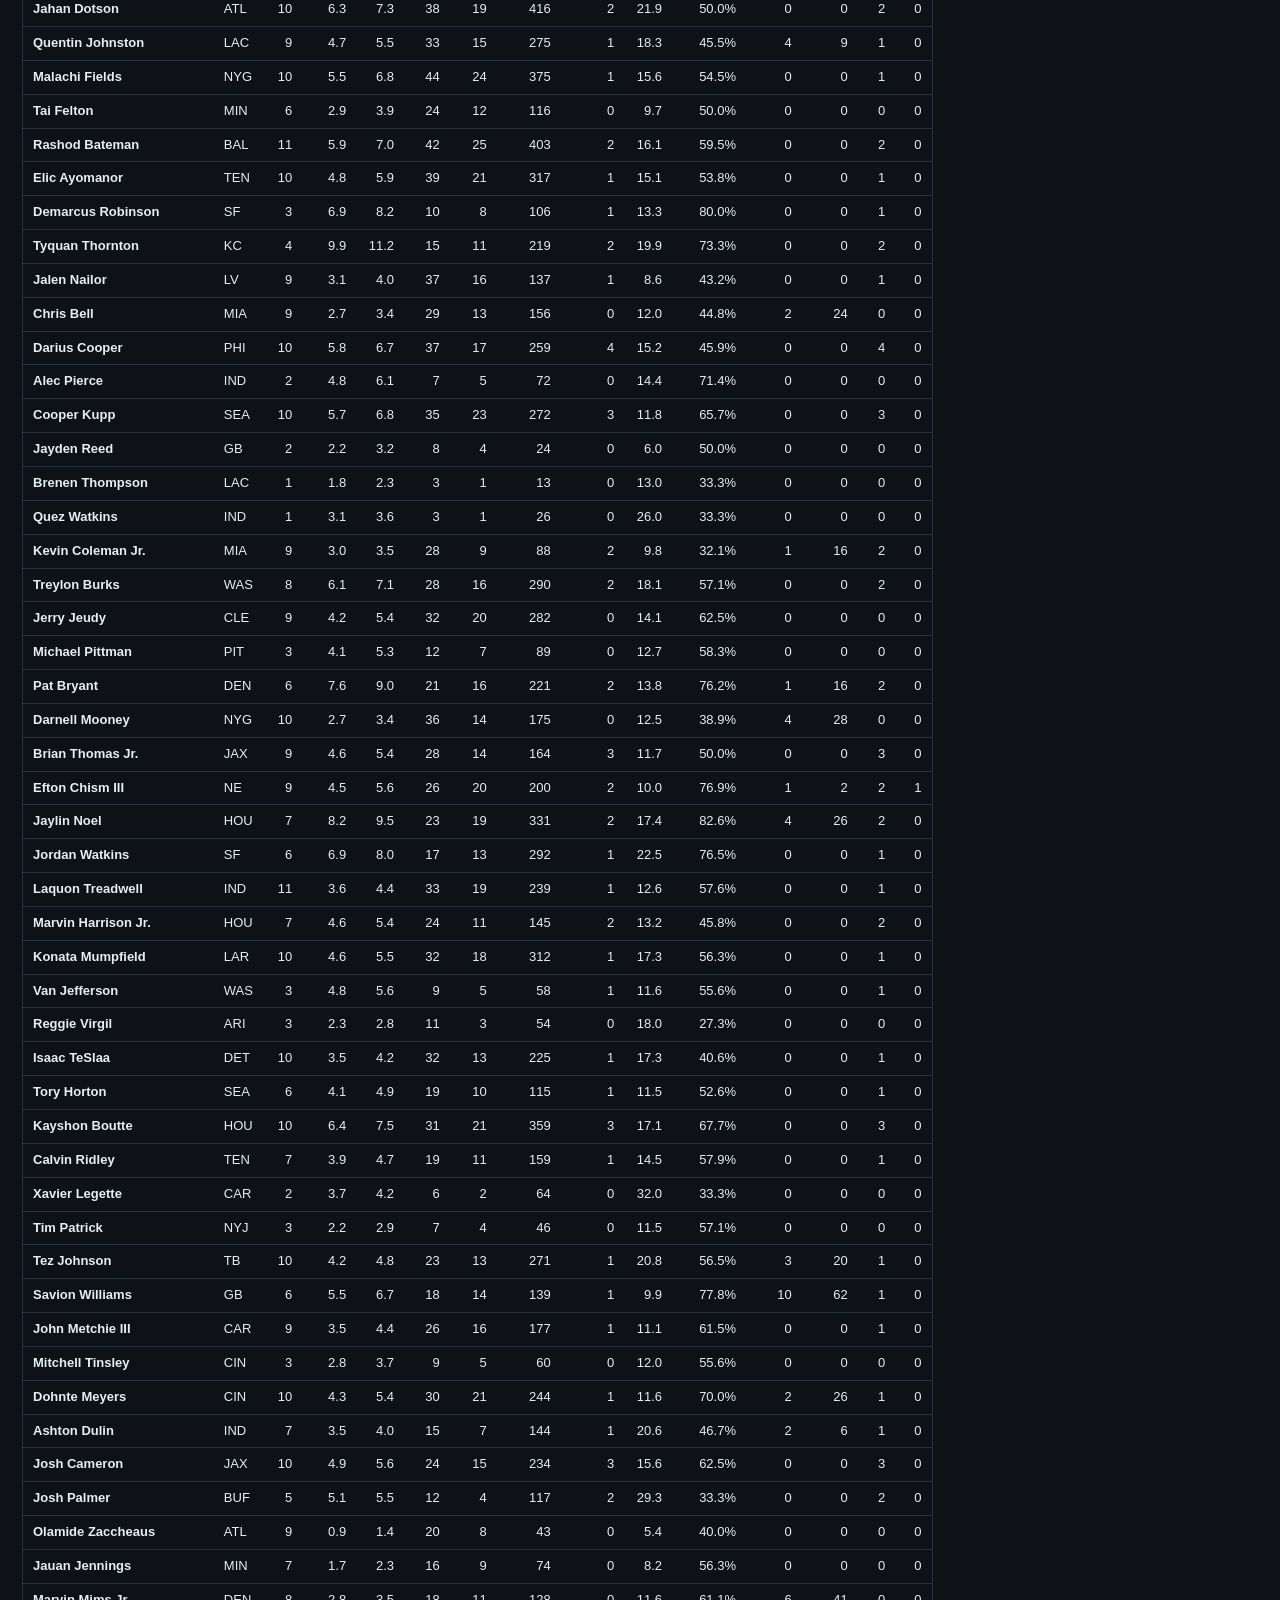
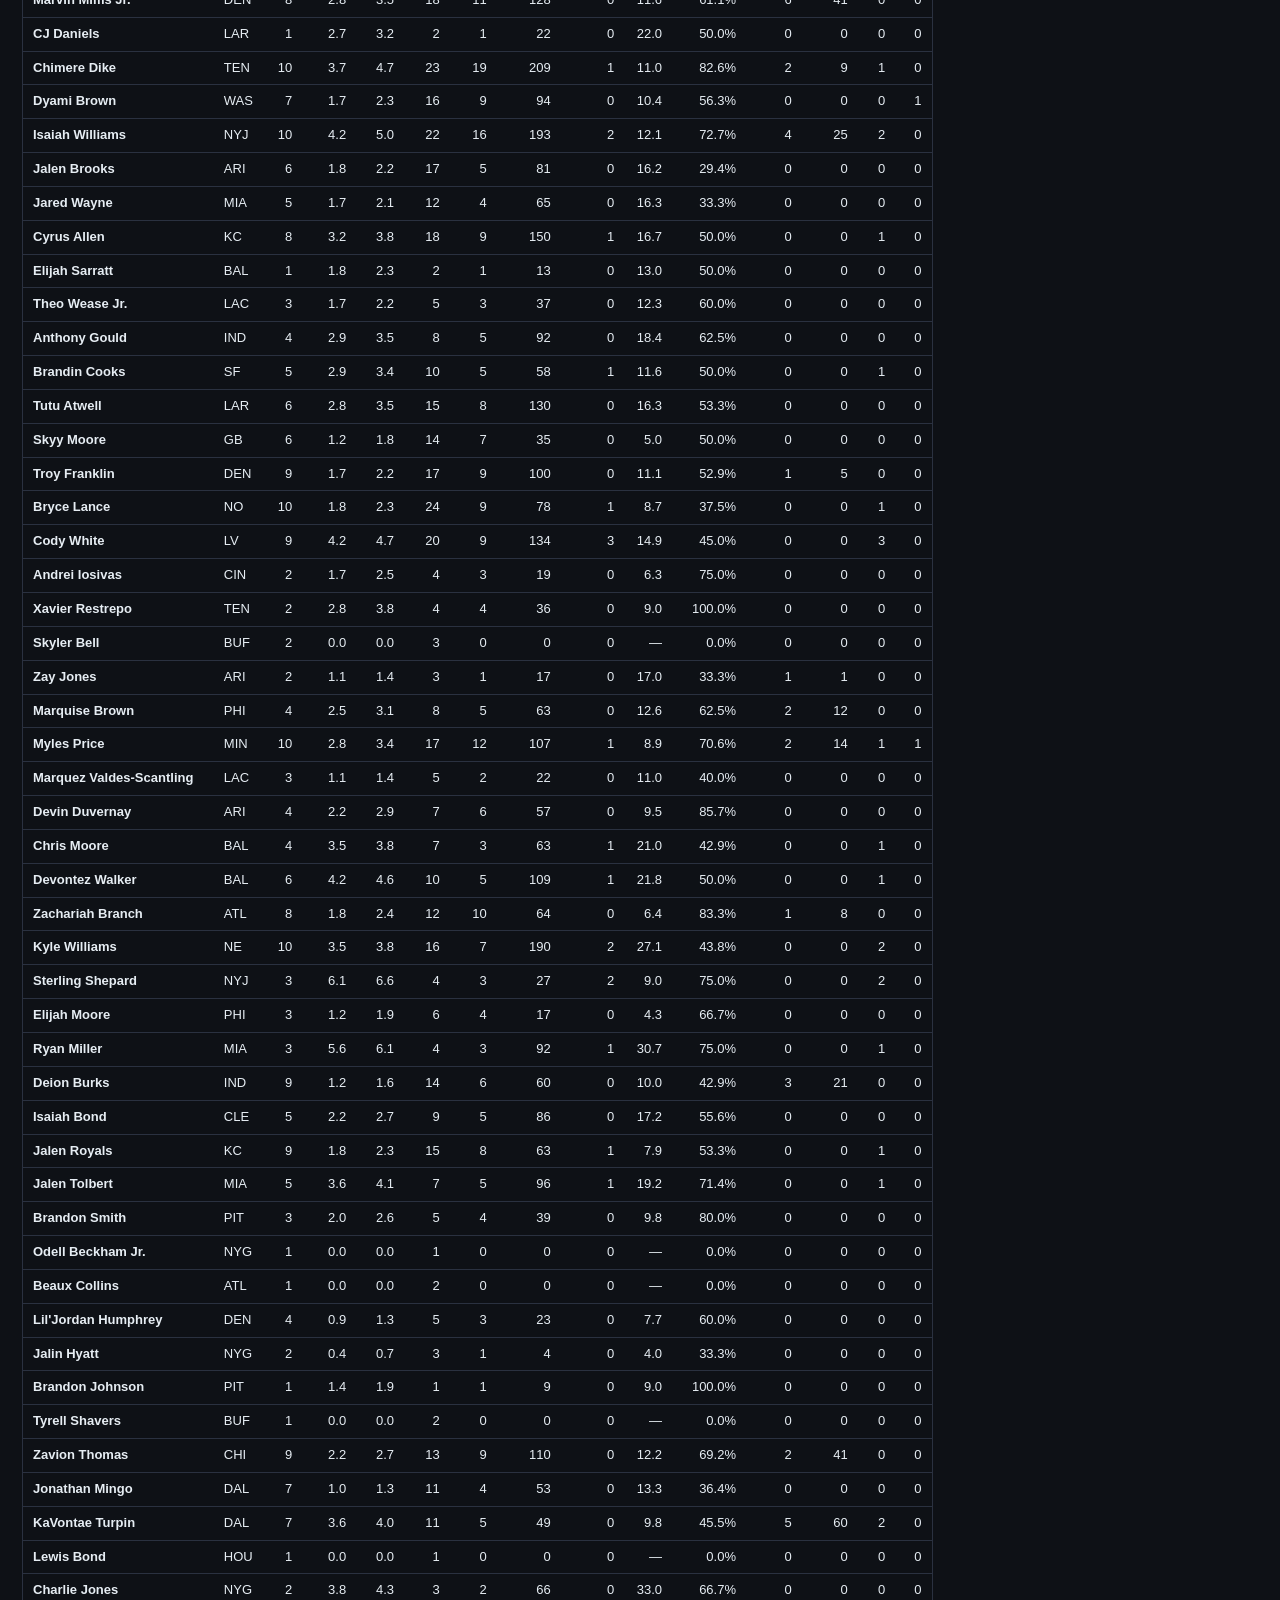
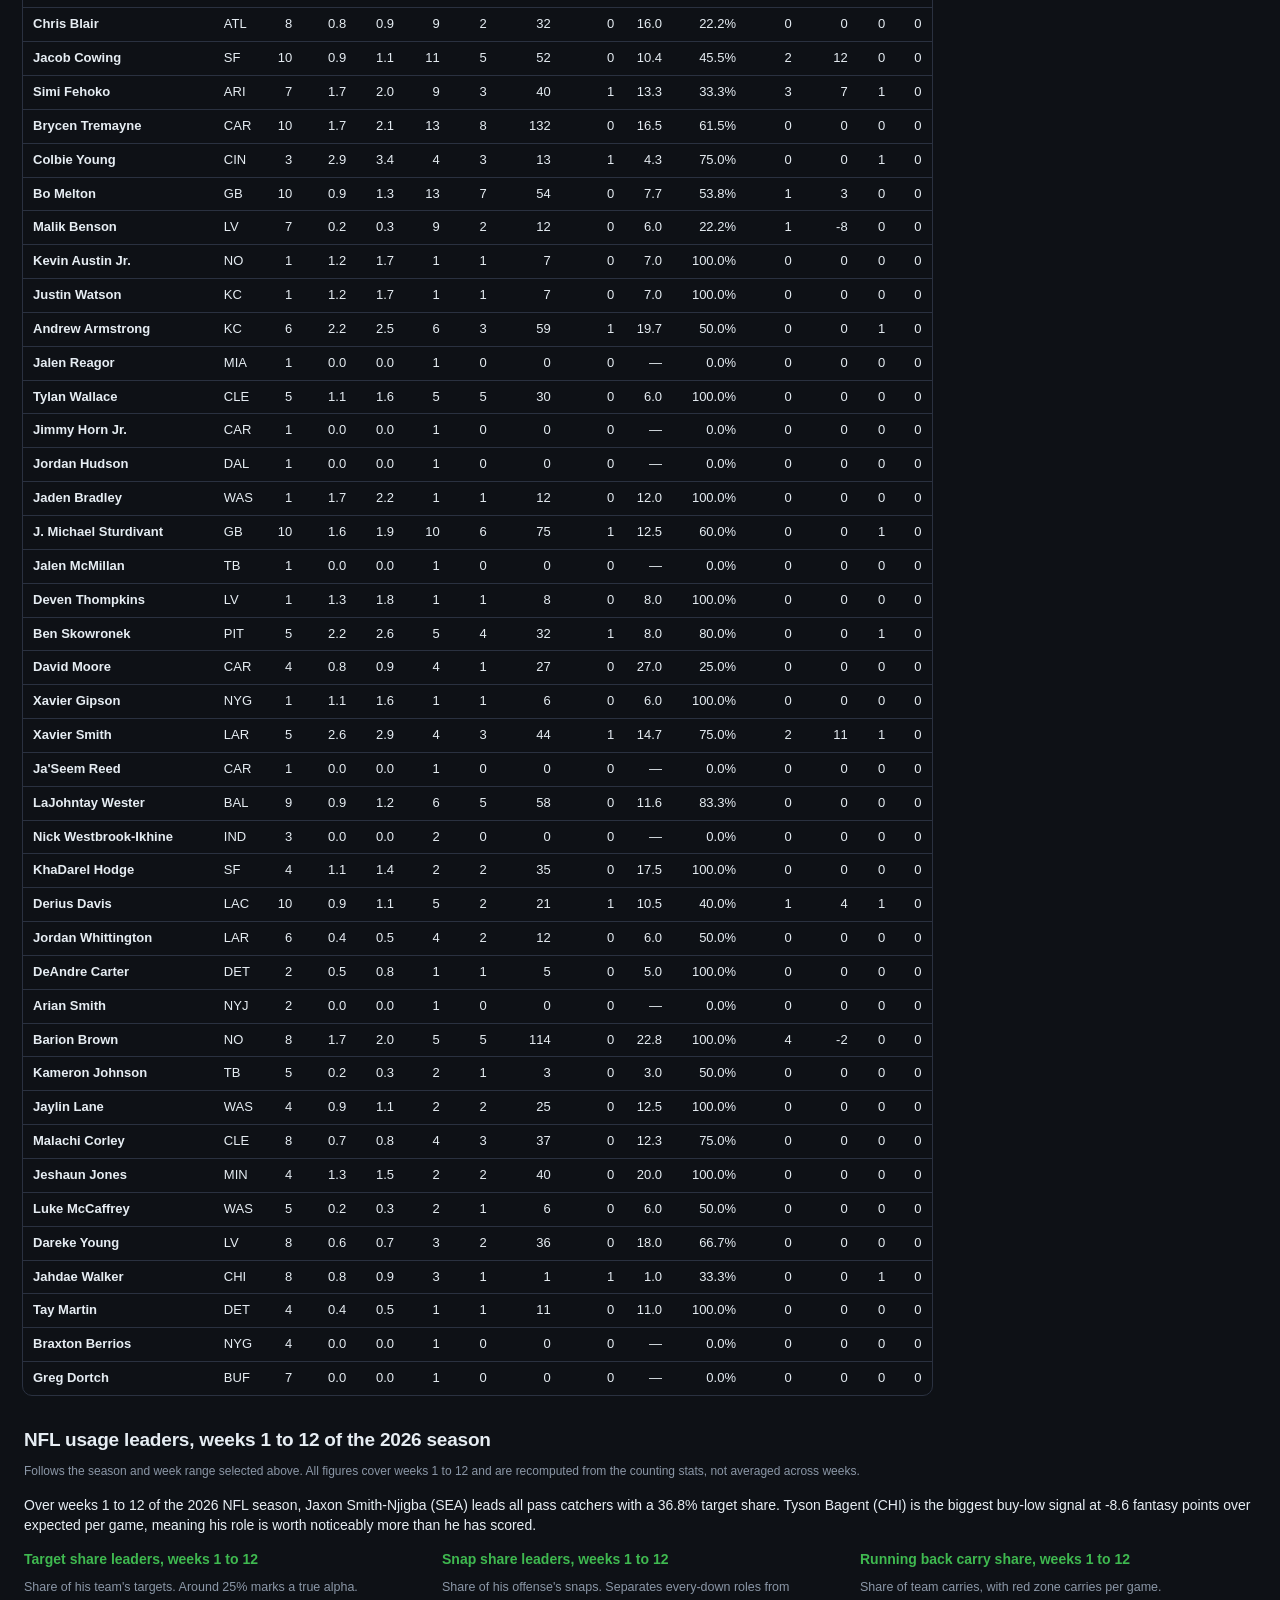
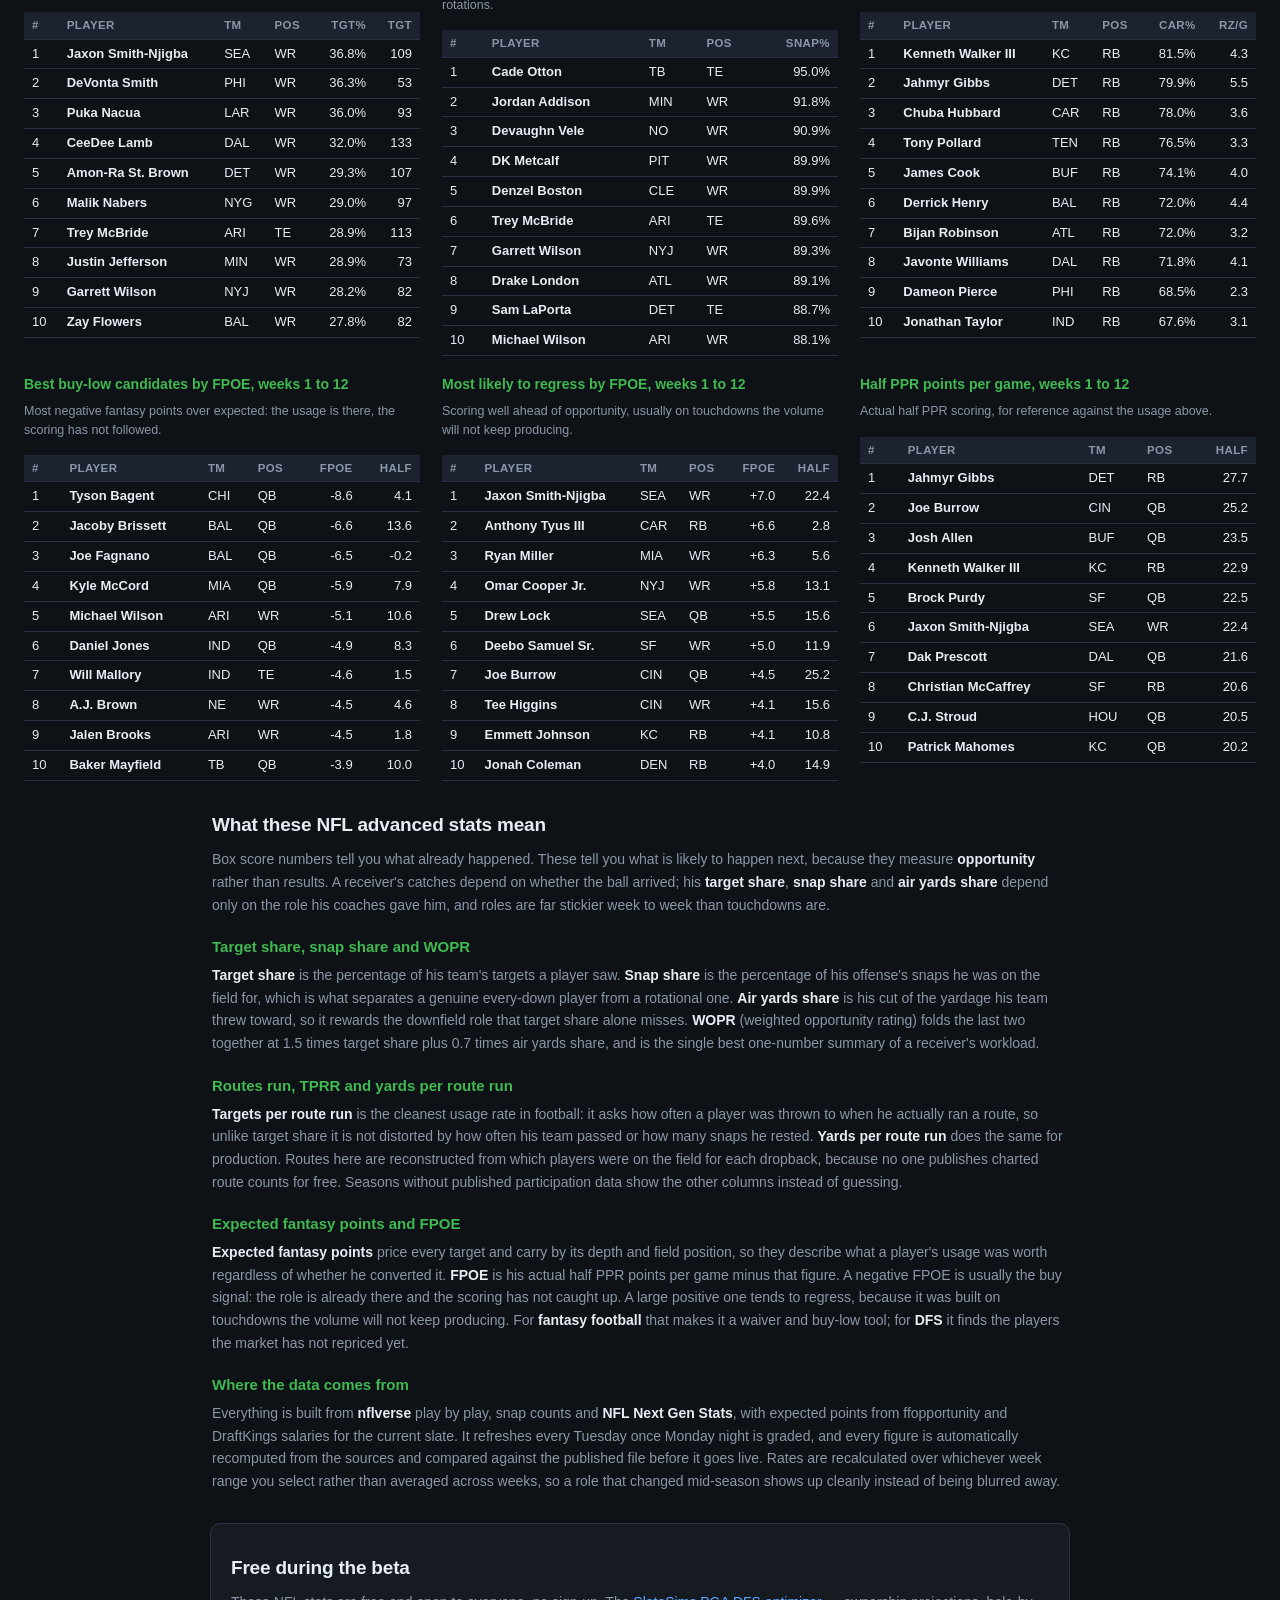
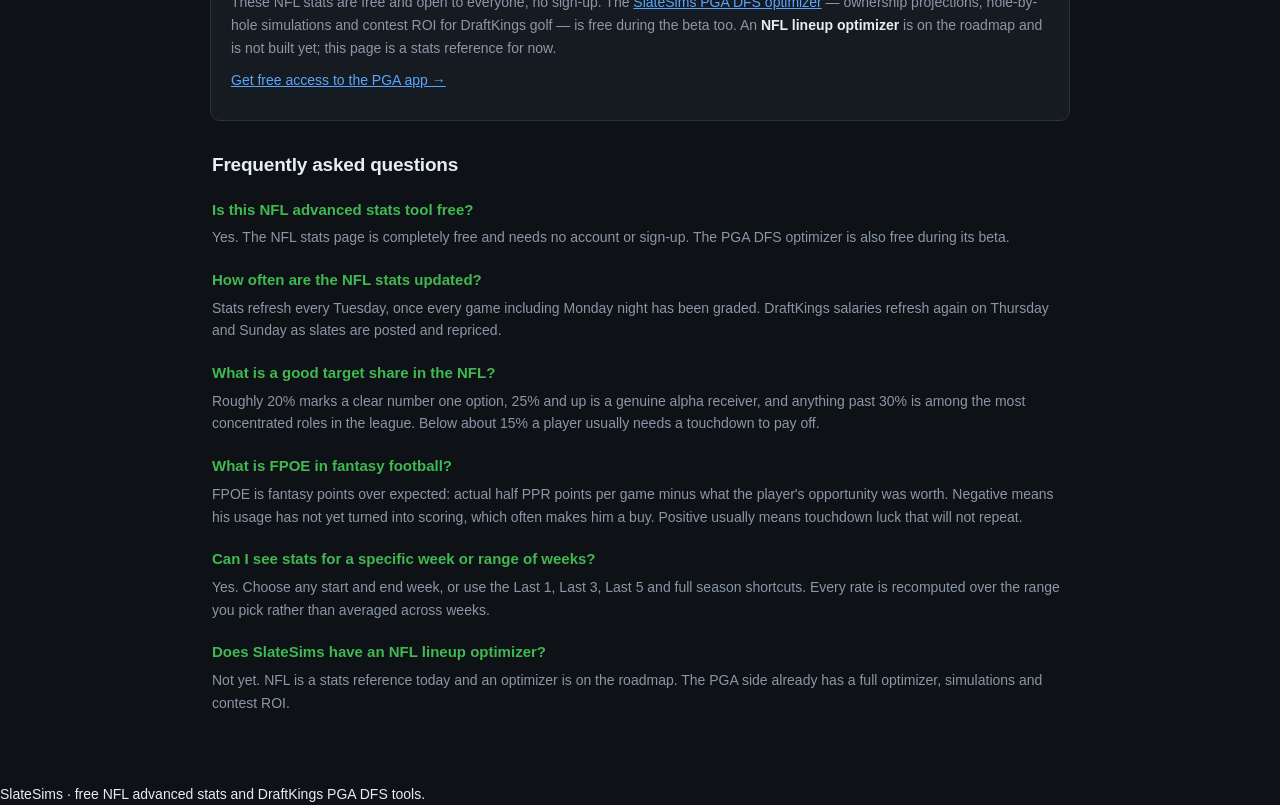
<file: nfl.html>
<!DOCTYPE html>
<html lang="en">
<head>
  <meta charset="UTF-8" />
  <meta name="viewport" content="width=device-width, initial-scale=1.0" />
  <title>NFL Target Share, Snap Share &amp; Expected Fantasy Points — Free Advanced Stats | SlateSims</title>
  <link rel="icon" href="assets/img/favicon.svg?v=20260730v" type="image/svg+xml" />
  <link rel="canonical" href="https://slatesims.com/nfl.html" />
  <meta name="description" content="Free NFL advanced stats for DFS and fantasy football: target share, snap share, air yards share, WOPR, routes run, TPRR, yards per route run, red zone usage and expected fantasy points (FPOE). Pick any week range. Updated weekly from nflverse." />
  <meta name="robots" content="index, follow, max-image-preview:large, max-snippet:-1" />
  <meta property="og:type" content="website" />
  <meta property="og:site_name" content="SlateSims" />
  <meta property="og:url" content="https://slatesims.com/nfl.html" />
  <meta property="og:title" content="NFL Target Share, Snap Share &amp; Expected Fantasy Points — Free Advanced Stats" />
  <meta property="og:description" content="Free NFL advanced stats for DFS and fantasy football: target share, snap share, WOPR, TPRR, yards per route run, red zone usage and expected fantasy points. Any week range, updated weekly." />
  <meta property="og:image" content="https://slatesims.com/assets/img/avatar.png" />
  <meta name="twitter:card" content="summary_large_image" />
  <meta name="twitter:title" content="NFL Advanced Stats — Target Share, Snap Share, FPOE | SlateSims" />
  <meta name="twitter:description" content="Free NFL target share, snap share, routes run, TPRR and expected fantasy points. Any week range, updated weekly." />
  <meta name="twitter:image" content="https://slatesims.com/assets/img/avatar.png" />
  <link rel="stylesheet" href="assets/css/styles.css?v=20261014a" />
  <script async src="https://www.googletagmanager.com/gtag/js?id=G-13J1816EN4"></script>
  <script>
    window.dataLayer = window.dataLayer || [];
    function gtag(){dataLayer.push(arguments);}
    gtag('js', new Date());
    gtag('config', 'G-13J1816EN4');
  </script>
  <!-- No access gate on this page, deliberately. It used to carry the same
       localStorage gate as the PGA app, which set html.locked and hid #appShell,
       so a crawler (which has no localStorage) rendered a page with zero words
       and nothing could ever rank. The data here is public and free, so the page
       is open: it is the thing that earns links and sends readers to the app. -->
</head>
<body>
  <div id="appShell">
  <header class="topbar">
    <a class="brand" href="index.html" title="SlateSims home">
      <svg class="logo" viewBox="0 0 100 100" aria-hidden="true">
        <path d="M6,82 C30,82 30,38 50,38 C70,38 70,82 94,82 Z" fill="#3fb950" opacity=".22"/>
        <path d="M6,82 C30,82 30,38 50,38 C70,38 70,82 94,82" fill="none" stroke="#3fb950"
              stroke-width="8" stroke-linecap="round" stroke-linejoin="round"/>
        <rect x="46.8" y="6" width="6.4" height="40" rx="3.2" fill="#e6edf3"/>
        <polygon points="53.2,8 76,16 53.2,24" fill="#e6edf3"/>
      </svg>
      <div>
        <span class="brandname">Slate<span class="accent">Sims</span></span>
        <p class="tag">NFL advanced stats for DraftKings.</p>
      </div>
    </a>
    <nav class="mainnav" aria-label="Sports">
      <div class="navitem">
        <button type="button" class="navbtn" aria-haspopup="true" aria-expanded="false">
          PGA <span class="navcaret" aria-hidden="true">▼</span>
        </button>
        <div class="navmenu" role="menu">
          <div class="navgroup">Main Slate</div>
          <a role="menuitem" href="app.html#players">Ownership &amp; Projections</a>
          <a role="menuitem" href="app.html#build">Build Lineups</a>
          <a role="menuitem" href="app.html#contest">Contest Sim</a>
          <div class="navgroup">Showdown</div>
          <a role="menuitem" href="app.html#showdown">Ownership &amp; Projections</a>
          <div class="navgroup">Research</div>
          <a role="menuitem" href="app.html#news">News &amp; Chatter</a>
          <a role="menuitem" href="app.html#saved">Saved Lineups</a>
        </div>
      </div>
      <div class="navitem">
        <button type="button" class="navbtn here" aria-haspopup="true" aria-expanded="false">
          NFL <span class="navcaret" aria-hidden="true">▼</span>
        </button>
        <div class="navmenu" role="menu">
          <div class="navgroup">DFS</div>
          <a role="menuitem" href="nfl-slate.html">Slate Board</a>
          <a role="menuitem" href="nfl-scenarios.html">Game Stack Scenarios</a>
          <a role="menuitem" href="nfl-showdown.html">Showdown Scenarios</a>
          <a role="menuitem" href="nfl-optimizer.html">Optimizer &amp; Contest Sim</a>
          <a role="menuitem" href="nfl-projections.html">Fantasy Projections</a>
          <div class="navgroup">Research</div>
          <a role="menuitem" class="current" href="nfl.html">Advanced Stats</a>
          <a role="menuitem" href="nfl-props.html">Player Props</a>
          <div class="navgroup">Lineups</div>
          <span class="navsoon">Optimizer — coming soon</span>
        </div>
      </div>
    </nav>
    <!-- The workflow tab row goes here when NFL grows past a single stats page.
         Keeping NFL on its own page means those tabs will not have to share a
         row with the golf workflow, and nothing here can touch golf's state. -->
  </header>

  <main>
    <!-- ===================== NFL ADVANCED STATS ===================== -->
    <section id="nfl" class="panel active">
      <h1>NFL Advanced Stats: Target Share, Snap Share &amp; Expected Fantasy Points</h1>
      <!-- The live season/slate line is deliberately OUTSIDE the h1. It is
           rewritten by JavaScript every week, and an h1 that changes on its own
           is a weak, noisy signal of what the page is about. -->
      <p class="sub" id="nflMeta"></p>
      <p class="hint">
        Usage and efficiency, built from nflverse play by play, snap counts and Next
        Gen Stats. DFS is won on <b>opportunity</b> (snap share, target share, red zone
        looks) far more than on efficiency, so those lead. Two columns are worth reading
        first. <b>FPOE</b> is half PPR points per game minus what the player's
        opportunity was actually worth: a negative number means the role is there and
        the scoring has not followed, which is the buy, while a positive one was usually
        built on touchdowns his volume will not keep producing. <b>Edge</b> compares his
        usage rank against his salary rank, so positive means the market has not caught
        up yet. Every rate is recomputed over the week range you pick rather than
        averaged across weeks, so a role that changed in week 3 shows up cleanly.
        Use <b>View</b> to switch between the standard box score (targets, receptions,
        receiving and rushing yards, touchdowns, completions, interceptions), the
        advanced metrics, or both together, and <b>Show as</b> to read the counting
        stats as totals or per game.
      </p>
      <p id="nflNote" class="hint hidden"></p>

      <div id="nflUnlock" class="unlockbar">
        <span><strong>Free with your email:</strong> advanced metrics (target share, WOPR,
          routes, FPOE, Next Gen Stats), DraftKings salaries and Edge, and past seasons.
          The box score and weekly leaders below are free to everyone.</span>
        <button type="button" id="nflUnlockBtn" class="primary small">Unlock free →</button>
      </div>

      <div class="trim-bar">
        <span class="filter-sep">Season</span>
        <select id="nflSeason" class="filter-num" style="min-width:84px"></select>
        <span class="filter-sep">Weeks</span>
        <select id="nflFrom" class="filter-num" style="min-width:76px"></select>
        <span class="filter-sep">to</span>
        <select id="nflTo" class="filter-num" style="min-width:76px"></select>
        <button class="ghost small nflwin" data-win="1">Last 1</button>
        <button class="ghost small nflwin" data-win="3">Last 3</button>
        <button class="ghost small nflwin" data-win="5">Last 5</button>
        <button class="ghost small nflwin active" data-win="0">Full season</button>
      </div>

      <div class="trim-bar">
        <span class="filter-sep">Position</span>
        <button class="ghost small nflpos active" data-pos="WR">WR</button>
        <button class="ghost small nflpos" data-pos="RB">RB</button>
        <button class="ghost small nflpos" data-pos="TE">TE</button>
        <button class="ghost small nflpos" data-pos="QB">QB</button>
        <span class="filter-sep">View</span>
        <button class="ghost small nflview active" data-view="std">Standard</button>
        <button class="ghost small nflview" data-view="adv">Advanced</button>
        <button class="ghost small nflview" data-view="all">All</button>
        <span class="filter-sep">Show as</span>
        <button class="ghost small nflbasis active" data-basis="total">Totals</button>
        <button class="ghost small nflbasis" data-basis="pg">Per game</button>
      </div>

      <div class="trim-bar">
        <span class="filter-sep">Slate</span>
        <select id="nflSlate" class="filter-num" style="min-width:150px"></select>
        <label class="chk" title="Hide players who are not on the selected DraftKings slate">
          <input type="checkbox" id="nflSlateOnly" /> On slate only
        </label>
        <input id="nflSearch" type="text" placeholder="Filter player or team…" class="filter-text" />
      </div>

      <div class="split nfl-split">
        <div>
          <h2 class="hbh">Usage &amp; Opportunity <span class="sub" id="nflCount"></span></h2>
          <div class="tablewrap">
            <table id="nflTable">
              <thead><tr></tr></thead>
              <tbody></tbody>
            </table>
          </div>
        </div>
        <div>
          <h2 class="hbh">Game Environment</h2>
          <div class="tablewrap">
            <table id="nflEnvTable">
              <thead>
                <tr>
                  <th>Tm</th>
                  <th class="num" title="Offensive plays per game over the selected weeks">Plays</th>
                  <th class="num" title="Share of plays that were dropbacks">Pass%</th>
                  <th class="num" title="Average air yards per dropback — how far downfield this offense throws">AY/DB</th>
                </tr>
              </thead>
              <tbody></tbody>
            </table>
          </div>
          <p class="hint" style="margin-top:12px">
            Volume sets the ceiling for everyone in an offense. A team near the top of
            both plays and pass rate is where receiving production concentrates, and a
            high AY/DB tells you it concentrates downfield rather than at the sticks.
            These are what each offense actually did over the weeks you selected, not a
            projection.
          </p>
        </div>
      </div>

      <!-- ============== PRE-RENDERED LEADERS ==============
           tools/seo_nfl.py rewrites everything between the two markers on each
           weekly data run. It exists because the table above is drawn by
           JavaScript from JSON, and a crawler that does not run that JS sees an
           empty page. This block is plain HTML with real names and numbers, and
           it refreshes every week, which is the strongest free ranking signal
           there is. It is visible to readers exactly as it is to crawlers —
           showing a search engine something a visitor cannot see is cloaking,
           and it gets sites penalised. -->
      <!-- SEO:LEADERS:START -->
      <section class="seo-leaders">
        <h2>NFL usage leaders, weeks 1 to 12 of the 2026 season</h2>
        <p class="seo-updated">Updated November 27, 2026. Follows the season and week range selected above. All figures cover weeks 1 to 12 and are recomputed from the counting stats, not averaged across weeks.</p>
        <p>Over weeks 1 to 12 of the 2026 NFL season, Jaxon Smith-Njigba (SEA) leads all pass catchers with a 36.8% target share. Tyson Bagent (CHI) is the biggest buy-low signal at -8.6 fantasy points over expected per game, meaning his role is worth noticeably more than he has scored.</p>
        <div class="seo-leadgrid">
        <div>
          <h3>Target share leaders, weeks 1 to 12</h3>
          <p class="hint">Share of his team&#x27;s targets. Around 25% marks a true alpha.</p>
          <table>
            <thead><tr><th>#</th><th>Player</th><th>Tm</th><th>Pos</th><th class="num">Tgt%</th><th class="num">Tgt</th></tr></thead>
            <tbody>
              <tr><td>1</td><td><strong>Jaxon Smith-Njigba</strong></td><td>SEA</td><td>WR</td><td class="num">36.8%</td><td class="num">109</td></tr>
              <tr><td>2</td><td><strong>DeVonta Smith</strong></td><td>PHI</td><td>WR</td><td class="num">36.3%</td><td class="num">53</td></tr>
              <tr><td>3</td><td><strong>Puka Nacua</strong></td><td>LA</td><td>WR</td><td class="num">36.0%</td><td class="num">93</td></tr>
              <tr><td>4</td><td><strong>CeeDee Lamb</strong></td><td>DAL</td><td>WR</td><td class="num">32.0%</td><td class="num">133</td></tr>
              <tr><td>5</td><td><strong>Amon-Ra St. Brown</strong></td><td>DET</td><td>WR</td><td class="num">29.3%</td><td class="num">107</td></tr>
              <tr><td>6</td><td><strong>Malik Nabers</strong></td><td>NYG</td><td>WR</td><td class="num">29.0%</td><td class="num">97</td></tr>
              <tr><td>7</td><td><strong>Trey McBride</strong></td><td>ARI</td><td>TE</td><td class="num">28.9%</td><td class="num">113</td></tr>
              <tr><td>8</td><td><strong>Justin Jefferson</strong></td><td>MIN</td><td>WR</td><td class="num">28.9%</td><td class="num">73</td></tr>
              <tr><td>9</td><td><strong>Garrett Wilson</strong></td><td>NYJ</td><td>WR</td><td class="num">28.2%</td><td class="num">82</td></tr>
              <tr><td>10</td><td><strong>Zay Flowers</strong></td><td>BAL</td><td>WR</td><td class="num">27.8%</td><td class="num">82</td></tr>
            </tbody>
          </table>
        </div>
        <div>
          <h3>Snap share leaders, weeks 1 to 12</h3>
          <p class="hint">Share of his offense&#x27;s snaps. Separates every-down roles from rotations.</p>
          <table>
            <thead><tr><th>#</th><th>Player</th><th>Tm</th><th>Pos</th><th class="num">Snap%</th></tr></thead>
            <tbody>
              <tr><td>1</td><td><strong>Cade Otton</strong></td><td>TB</td><td>TE</td><td class="num">95.0%</td></tr>
              <tr><td>2</td><td><strong>Jordan Addison</strong></td><td>MIN</td><td>WR</td><td class="num">91.8%</td></tr>
              <tr><td>3</td><td><strong>Devaughn Vele</strong></td><td>NO</td><td>WR</td><td class="num">90.9%</td></tr>
              <tr><td>4</td><td><strong>DK Metcalf</strong></td><td>PIT</td><td>WR</td><td class="num">89.9%</td></tr>
              <tr><td>5</td><td><strong>Denzel Boston</strong></td><td>CLE</td><td>WR</td><td class="num">89.9%</td></tr>
              <tr><td>6</td><td><strong>Trey McBride</strong></td><td>ARI</td><td>TE</td><td class="num">89.6%</td></tr>
              <tr><td>7</td><td><strong>Garrett Wilson</strong></td><td>NYJ</td><td>WR</td><td class="num">89.3%</td></tr>
              <tr><td>8</td><td><strong>Drake London</strong></td><td>ATL</td><td>WR</td><td class="num">89.1%</td></tr>
              <tr><td>9</td><td><strong>Sam LaPorta</strong></td><td>DET</td><td>TE</td><td class="num">88.7%</td></tr>
              <tr><td>10</td><td><strong>Michael Wilson</strong></td><td>ARI</td><td>WR</td><td class="num">88.1%</td></tr>
            </tbody>
          </table>
        </div>
        <div>
          <h3>Running back carry share, weeks 1 to 12</h3>
          <p class="hint">Share of team carries, with red zone carries per game.</p>
          <table>
            <thead><tr><th>#</th><th>Player</th><th>Tm</th><th class="num">Car%</th><th class="num">RZ/g</th></tr></thead>
            <tbody>
              <tr><td>1</td><td><strong>Kenneth Walker III</strong></td><td>KC</td><td class="num">81.5%</td><td class="num">1.2</td></tr>
              <tr><td>2</td><td><strong>Jahmyr Gibbs</strong></td><td>DET</td><td class="num">79.9%</td><td class="num">0.9</td></tr>
              <tr><td>3</td><td><strong>Chuba Hubbard</strong></td><td>CAR</td><td class="num">78.0%</td><td class="num">0.5</td></tr>
              <tr><td>4</td><td><strong>Tony Pollard</strong></td><td>TEN</td><td class="num">76.5%</td><td class="num">0.0</td></tr>
              <tr><td>5</td><td><strong>James Cook</strong></td><td>BUF</td><td class="num">74.1%</td><td class="num">0.3</td></tr>
              <tr><td>6</td><td><strong>Derrick Henry</strong></td><td>BAL</td><td class="num">72.0%</td><td class="num">0.2</td></tr>
              <tr><td>7</td><td><strong>Bijan Robinson</strong></td><td>ATL</td><td class="num">72.0%</td><td class="num">0.5</td></tr>
              <tr><td>8</td><td><strong>Javonte Williams</strong></td><td>DAL</td><td class="num">71.8%</td><td class="num">0.5</td></tr>
              <tr><td>9</td><td><strong>Dameon Pierce</strong></td><td>PHI</td><td class="num">68.5%</td><td class="num">0.3</td></tr>
              <tr><td>10</td><td><strong>Jonathan Taylor</strong></td><td>IND</td><td class="num">67.6%</td><td class="num">0.2</td></tr>
            </tbody>
          </table>
        </div>
        <div>
          <h3>Best buy-low candidates by FPOE, weeks 1 to 12</h3>
          <p class="hint">Most negative fantasy points over expected: the usage is there, the scoring has not followed.</p>
          <table>
            <thead><tr><th>#</th><th>Player</th><th>Tm</th><th>Pos</th><th class="num">FPOE</th><th class="num">Half</th></tr></thead>
            <tbody>
              <tr><td>1</td><td><strong>Tyson Bagent</strong></td><td>CHI</td><td>QB</td><td class="num">-8.6</td><td class="num">4.1</td></tr>
              <tr><td>2</td><td><strong>Jacoby Brissett</strong></td><td>BAL</td><td>QB</td><td class="num">-6.6</td><td class="num">13.6</td></tr>
              <tr><td>3</td><td><strong>Joe Fagnano</strong></td><td>BAL</td><td>QB</td><td class="num">-6.5</td><td class="num">-0.2</td></tr>
              <tr><td>4</td><td><strong>Kyle McCord</strong></td><td>MIA</td><td>QB</td><td class="num">-5.9</td><td class="num">7.9</td></tr>
              <tr><td>5</td><td><strong>Michael Wilson</strong></td><td>ARI</td><td>WR</td><td class="num">-5.1</td><td class="num">10.6</td></tr>
              <tr><td>6</td><td><strong>Daniel Jones</strong></td><td>IND</td><td>QB</td><td class="num">-4.9</td><td class="num">8.3</td></tr>
              <tr><td>7</td><td><strong>Will Mallory</strong></td><td>IND</td><td>TE</td><td class="num">-4.6</td><td class="num">1.5</td></tr>
              <tr><td>8</td><td><strong>A.J. Brown</strong></td><td>NE</td><td>WR</td><td class="num">-4.5</td><td class="num">4.6</td></tr>
              <tr><td>9</td><td><strong>Jalen Brooks</strong></td><td>ARI</td><td>WR</td><td class="num">-4.5</td><td class="num">1.8</td></tr>
              <tr><td>10</td><td><strong>Baker Mayfield</strong></td><td>TB</td><td>QB</td><td class="num">-3.9</td><td class="num">10.0</td></tr>
            </tbody>
          </table>
        </div>
        <div>
          <h3>Most likely to regress by FPOE, weeks 1 to 12</h3>
          <p class="hint">Scoring well ahead of opportunity, usually on touchdowns the volume will not keep producing.</p>
          <table>
            <thead><tr><th>#</th><th>Player</th><th>Tm</th><th>Pos</th><th class="num">FPOE</th><th class="num">Half</th></tr></thead>
            <tbody>
              <tr><td>1</td><td><strong>Jaxon Smith-Njigba</strong></td><td>SEA</td><td>WR</td><td class="num">+7.0</td><td class="num">22.4</td></tr>
              <tr><td>2</td><td><strong>Anthony Tyus III</strong></td><td>CAR</td><td>RB</td><td class="num">+6.6</td><td class="num">2.8</td></tr>
              <tr><td>3</td><td><strong>Ryan Miller</strong></td><td>MIA</td><td>WR</td><td class="num">+6.3</td><td class="num">5.6</td></tr>
              <tr><td>4</td><td><strong>Omar Cooper Jr.</strong></td><td>NYJ</td><td>WR</td><td class="num">+5.8</td><td class="num">13.2</td></tr>
              <tr><td>5</td><td><strong>Drew Lock</strong></td><td>SEA</td><td>QB</td><td class="num">+5.5</td><td class="num">15.6</td></tr>
              <tr><td>6</td><td><strong>Deebo Samuel Sr.</strong></td><td>SF</td><td>WR</td><td class="num">+5.0</td><td class="num">11.9</td></tr>
              <tr><td>7</td><td><strong>Joe Burrow</strong></td><td>CIN</td><td>QB</td><td class="num">+4.5</td><td class="num">25.2</td></tr>
              <tr><td>8</td><td><strong>Tee Higgins</strong></td><td>CIN</td><td>WR</td><td class="num">+4.1</td><td class="num">15.6</td></tr>
              <tr><td>9</td><td><strong>Emmett Johnson</strong></td><td>KC</td><td>RB</td><td class="num">+4.1</td><td class="num">10.8</td></tr>
              <tr><td>10</td><td><strong>Jonah Coleman</strong></td><td>DEN</td><td>RB</td><td class="num">+4.0</td><td class="num">14.9</td></tr>
            </tbody>
          </table>
        </div>
        <div>
          <h3>Half PPR points per game, weeks 1 to 12</h3>
          <p class="hint">Actual half PPR scoring, for reference against the usage above.</p>
          <table>
            <thead><tr><th>#</th><th>Player</th><th>Tm</th><th>Pos</th><th class="num">Half</th></tr></thead>
            <tbody>
              <tr><td>1</td><td><strong>Jahmyr Gibbs</strong></td><td>DET</td><td>RB</td><td class="num">27.7</td></tr>
              <tr><td>2</td><td><strong>Joe Burrow</strong></td><td>CIN</td><td>QB</td><td class="num">25.2</td></tr>
              <tr><td>3</td><td><strong>Josh Allen</strong></td><td>BUF</td><td>QB</td><td class="num">23.5</td></tr>
              <tr><td>4</td><td><strong>Kenneth Walker III</strong></td><td>KC</td><td>RB</td><td class="num">22.9</td></tr>
              <tr><td>5</td><td><strong>Brock Purdy</strong></td><td>SF</td><td>QB</td><td class="num">22.5</td></tr>
              <tr><td>6</td><td><strong>Jaxon Smith-Njigba</strong></td><td>SEA</td><td>WR</td><td class="num">22.4</td></tr>
              <tr><td>7</td><td><strong>Dak Prescott</strong></td><td>DAL</td><td>QB</td><td class="num">21.6</td></tr>
              <tr><td>8</td><td><strong>Christian McCaffrey</strong></td><td>SF</td><td>RB</td><td class="num">20.6</td></tr>
              <tr><td>9</td><td><strong>C.J. Stroud</strong></td><td>HOU</td><td>QB</td><td class="num">20.5</td></tr>
              <tr><td>10</td><td><strong>Patrick Mahomes</strong></td><td>KC</td><td>QB</td><td class="num">20.2</td></tr>
            </tbody>
          </table>
        </div>
        </div>
      </section>
      <!-- SEO:LEADERS:END -->

      <section class="seo-copy">
        <h2>What these NFL advanced stats mean</h2>
        <p>
          Box score numbers tell you what already happened. These tell you what is
          likely to happen next, because they measure <strong>opportunity</strong>
          rather than results. A receiver's catches depend on whether the ball arrived;
          his <strong>target share</strong>, <strong>snap share</strong> and
          <strong>air yards share</strong> depend only on the role his coaches gave him,
          and roles are far stickier week to week than touchdowns are.
        </p>
        <h3>Target share, snap share and WOPR</h3>
        <p>
          <strong>Target share</strong> is the percentage of his team's targets a player
          saw. <strong>Snap share</strong> is the percentage of his offense's snaps he
          was on the field for, which is what separates a genuine every-down player from
          a rotational one. <strong>Air yards share</strong> is his cut of the yardage
          his team threw toward, so it rewards the downfield role that target share
          alone misses. <strong>WOPR</strong> (weighted opportunity rating) folds the
          last two together at 1.5 times target share plus 0.7 times air yards share,
          and is the single best one-number summary of a receiver's workload.
        </p>
        <h3>Routes run, TPRR and yards per route run</h3>
        <p>
          <strong>Targets per route run</strong> is the cleanest usage rate in football:
          it asks how often a player was thrown to when he actually ran a route, so
          unlike target share it is not distorted by how often his team passed or how
          many snaps he rested. <strong>Yards per route run</strong> does the same for
          production. Routes here are reconstructed from which players were on the field
          for each dropback, because no one publishes charted route counts for free.
          Seasons without published participation data show the other columns instead of
          guessing.
        </p>
        <h3>Expected fantasy points and FPOE</h3>
        <p>
          <strong>Expected fantasy points</strong> price every target and carry by its
          depth and field position, so they describe what a player's usage was worth
          regardless of whether he converted it. <strong>FPOE</strong> is his actual half
          PPR points per game minus that figure. A negative FPOE is usually the buy
          signal: the role is already there and the scoring has not caught up. A large
          positive one tends to regress, because it was built on touchdowns the volume
          will not keep producing. For <strong>fantasy football</strong> that makes it a
          waiver and buy-low tool; for <strong>DFS</strong> it finds the players the
          market has not repriced yet.
        </p>
        <h3>Where the data comes from</h3>
        <p>
          Everything is built from <strong>nflverse</strong> play by play, snap counts
          and <strong>NFL Next Gen Stats</strong>, with expected points from
          ffopportunity and DraftKings salaries for the current slate. It refreshes every
          Tuesday once Monday night is graded, and every figure is automatically
          recomputed from the sources and compared against the published file before it
          goes live. Rates are recalculated over whichever week range you select rather
          than averaged across weeks, so a role that changed mid-season shows up cleanly
          instead of being blurred away.
        </p>
      </section>

      <section class="seo-cta">
        <h2>Free during the beta</h2>
        <p>
          These NFL stats are free and open to everyone, no sign-up. The
          <a href="index.html">SlateSims PGA DFS optimizer</a> — ownership projections,
          hole-by-hole simulations and contest ROI for DraftKings golf — is free during
          the beta too. An <strong>NFL lineup optimizer</strong> is on the roadmap and is
          not built yet; this page is a stats reference for now.
        </p>
        <p><a class="ghost" href="index.html#signup">Get free access to the PGA app →</a></p>
      </section>

      <section class="seo-faq">
        <h2>Frequently asked questions</h2>
        <h3>Is this NFL advanced stats tool free?</h3>
        <p>
          Yes. The NFL stats page is completely free and needs no account or sign-up.
          The PGA DFS optimizer is also free during its beta.
        </p>
        <h3>How often are the NFL stats updated?</h3>
        <p>
          Stats refresh every Tuesday, once every game including Monday night has been
          graded. DraftKings salaries refresh again on Thursday and Sunday as slates are
          posted and repriced.
        </p>
        <h3>What is a good target share in the NFL?</h3>
        <p>
          Roughly 20% marks a clear number one option, 25% and up is a genuine alpha
          receiver, and anything past 30% is among the most concentrated roles in the
          league. Below about 15% a player usually needs a touchdown to pay off.
        </p>
        <h3>What is FPOE in fantasy football?</h3>
        <p>
          FPOE is fantasy points over expected: actual half PPR points per game minus
          what the player's opportunity was worth. Negative means his usage has not yet
          turned into scoring, which often makes him a buy. Positive usually means
          touchdown luck that will not repeat.
        </p>
        <h3>Can I see stats for a specific week or range of weeks?</h3>
        <p>
          Yes. Choose any start and end week, or use the Last 1, Last 3, Last 5 and full
          season shortcuts. Every rate is recomputed over the range you pick rather than
          averaged across weeks.
        </p>
        <h3>Does SlateSims have an NFL lineup optimizer?</h3>
        <p>
          Not yet. NFL is a stats reference today and an optimizer is on the roadmap. The
          PGA side already has a full optimizer, simulations and contest ROI.
        </p>
      </section>
    </section>

  </main>

  <footer class="foot">
    <span>SlateSims · free NFL advanced stats and DraftKings PGA DFS tools.</span>
  </footer>
  </div>

  <script type="application/ld+json">
  {
    "@context": "https://schema.org",
    "@graph": [
      {
        "@type": "WebApplication",
        "@id": "https://slatesims.com/nfl.html#app",
        "name": "SlateSims NFL Advanced Stats",
        "url": "https://slatesims.com/nfl.html",
        "applicationCategory": "SportsApplication",
        "operatingSystem": "Any",
        "description": "Free NFL advanced stats for DFS and fantasy football: target share, snap share, air yards share, WOPR, routes run, TPRR, yards per route run, red zone usage and expected fantasy points.",
        "offers": { "@type": "Offer", "price": "0", "priceCurrency": "USD" },
        "publisher": { "@type": "Organization", "name": "SlateSims", "url": "https://slatesims.com/" }
      },
      {
        "@type": "BreadcrumbList",
        "itemListElement": [
          { "@type": "ListItem", "position": 1, "name": "SlateSims", "item": "https://slatesims.com/" },
          { "@type": "ListItem", "position": 2, "name": "NFL Advanced Stats", "item": "https://slatesims.com/nfl.html" }
        ]
      },
      {
        "@type": "FAQPage",
        "mainEntity": [
          { "@type": "Question", "name": "Is this NFL advanced stats tool free?",
            "acceptedAnswer": { "@type": "Answer", "text": "Yes. The NFL stats page is completely free and needs no account or sign-up. The PGA DFS optimizer is also free during its beta." } },
          { "@type": "Question", "name": "How often are the NFL stats updated?",
            "acceptedAnswer": { "@type": "Answer", "text": "Stats refresh every Tuesday, once every game including Monday night has been graded. DraftKings salaries refresh again on Thursday and Sunday as slates are posted and repriced." } },
          { "@type": "Question", "name": "What is a good target share in the NFL?",
            "acceptedAnswer": { "@type": "Answer", "text": "Roughly 20% marks a clear number one option, 25% and up is a genuine alpha receiver, and anything past 30% is among the most concentrated roles in the league. Below about 15% a player usually needs a touchdown to pay off." } },
          { "@type": "Question", "name": "What is FPOE in fantasy football?",
            "acceptedAnswer": { "@type": "Answer", "text": "FPOE is fantasy points over expected: actual half PPR points per game minus what the player's opportunity was worth. Negative means his usage has not yet turned into scoring, which often makes him a buy. Positive usually means touchdown luck that will not repeat." } },
          { "@type": "Question", "name": "Can I see stats for a specific week or range of weeks?",
            "acceptedAnswer": { "@type": "Answer", "text": "Yes. Choose any start and end week, or use the Last 1, Last 3, Last 5 and full season shortcuts. Every rate is recomputed over the range you pick rather than averaged across weeks." } },
          { "@type": "Question", "name": "Does SlateSims have an NFL lineup optimizer?",
            "acceptedAnswer": { "@type": "Answer", "text": "Not yet. NFL is a stats reference today and an optimizer is on the roadmap. The PGA side already has a full optimizer, simulations and contest ROI." } }
        ]
      }
    ]
  }
  </script>

  <script src="assets/js/nav.js?v=20261014a"></script>
  <script src="assets/js/leadgate.js?v=20261014a"></script>
  <script src="assets/js/nfl.js?v=20261014a"></script>
</body>
</html>
</file>
<file: assets/css/landing.css>
/* ============================================================
 * landing.css — SlateSims marketing landing page
 * Dark theme matching the app (assets/css/styles.css).
 * ============================================================ */
:root {
  --bg: #0e1116;
  --panel: #161b22;
  --panel2: #1c2230;
  --line: #2a3140;
  --text: #e6edf3;
  --dim: #8b97a7;
  --green: #2ea043;
  --green2: #3fb950;
  --accent: #58a6ff;
  --radius: 12px;
  --max: 1120px;
}
* { box-sizing: border-box; }
html { scroll-behavior: smooth; }
body {
  margin: 0; background: var(--bg); color: var(--text);
  font-family: 'Inter', system-ui, -apple-system, Segoe UI, Roboto, Helvetica, Arial, sans-serif;
  line-height: 1.55; -webkit-font-smoothing: antialiased;
}
a { color: inherit; text-decoration: none; }

/* ---------- Buttons ---------- */
.btn {
  display: inline-flex; align-items: center; justify-content: center; gap: 8px;
  border-radius: 10px; padding: 10px 18px; font-weight: 600; font-size: 14px;
  cursor: pointer; border: 1px solid transparent; transition: all .15s ease; white-space: nowrap;
}
.btn.primary { background: var(--green); color: #fff; }
.btn.primary:hover { background: var(--green2); transform: translateY(-1px); }
.btn.ghost { background: transparent; color: var(--text); border-color: var(--line); }
.btn.ghost:hover { border-color: var(--dim); background: var(--panel2); }
.btn.big { padding: 14px 26px; font-size: 16px; }

/* ---------- Nav ---------- */
.nav {
  position: sticky; top: 0; z-index: 40; display: flex; align-items: center; gap: 24px;
  padding: 14px 28px; background: rgba(14, 17, 22, .82); backdrop-filter: blur(10px);
  border-bottom: 1px solid var(--line);
}
.brand { display: flex; align-items: center; gap: 9px; }
.logo { width: 26px; height: 26px; flex-shrink: 0; display: block; }
.bname { font-size: 21px; font-weight: 900; letter-spacing: -.4px; }
.bname .accent { color: var(--green2); }
/* Wraps and shrinks rather than overflowing. As a non-shrinking flex child
   this pushed .navcta past the right edge: the page scrolled sideways at
   1100px with the original nine links, and adding two more widened that
   broken band to about 1330px. min-width:0 lets it shrink below its content
   width and flex-wrap gives the links somewhere to go. */
.navlinks { display: flex; flex-wrap: wrap; min-width: 0;
  column-gap: 22px; row-gap: 6px; margin-left: 18px; }
.navlinks a { color: var(--dim); font-size: 14px; }
.navlinks a:hover { color: var(--text); }
.navcta { margin-left: auto; display: flex; gap: 10px; }

/* ---------- Hero ---------- */
.hero {
  max-width: var(--max); margin: 0 auto; padding: 70px 28px 40px;
  display: grid; grid-template-columns: 1.25fr .9fr; gap: 48px; align-items: center;
}
.eyebrow {
  display: inline-block; color: var(--green2); font-weight: 700; font-size: 12.5px;
  letter-spacing: 1.5px; text-transform: uppercase; margin-bottom: 14px;
}
.hero h1 { font-size: 46px; line-height: 1.08; letter-spacing: -1px; margin: 0 0 18px; }
.hero .sub { font-size: 18px; color: var(--dim); max-width: 560px; margin: 0 0 26px; }
.herobtns { display: flex; gap: 14px; flex-wrap: wrap; }
.microcopy { color: var(--dim); font-size: 13px; margin-top: 14px; }
.microcopy.center { text-align: center; }
.herostats { display: flex; flex-direction: column; gap: 14px; }
.statcard {
  background: linear-gradient(180deg, var(--panel), var(--panel2));
  border: 1px solid var(--line); border-radius: var(--radius); padding: 20px 22px;
}
.statv { font-size: 38px; font-weight: 800; letter-spacing: -1px; }
.statv span { font-size: 22px; color: var(--green2); }
.statk { color: var(--dim); font-size: 13px; margin-top: 4px; }
.statk em { color: var(--dim); opacity: .8; font-style: normal; font-size: 12px; }

/* ---------- Trust strip ---------- */
.trust {
  display: flex; flex-wrap: wrap; justify-content: center; align-items: center; gap: 12px;
  max-width: var(--max); margin: 10px auto 0; padding: 18px 28px;
  border-top: 1px solid var(--line); border-bottom: 1px solid var(--line);
  color: var(--dim); font-size: 13px; font-weight: 600;
}
.trust i { color: var(--line); font-style: normal; }

/* ---------- Sections ---------- */
.section { max-width: var(--max); margin: 0 auto; padding: 72px 28px; }
.section.alt { max-width: none; background: #0b0e12; border-top: 1px solid var(--line); border-bottom: 1px solid var(--line); }
.section.alt > * { max-width: var(--max); margin-left: auto; margin-right: auto; }
.h2 { font-size: 32px; letter-spacing: -.6px; text-align: center; margin: 0 0 12px; }
.h2.left { text-align: left; }
.lead { color: var(--dim); font-size: 17px; text-align: center; max-width: 680px; margin: 0 auto 38px; }
.lead.left { text-align: left; margin-left: 0; }

/* ---------- Grids ---------- */
.grid4 { display: grid; grid-template-columns: repeat(4, 1fr); gap: 18px; }
.grid3 { display: grid; grid-template-columns: repeat(3, 1fr); gap: 18px; }
.feat, .card2 {
  background: var(--panel); border: 1px solid var(--line); border-radius: var(--radius); padding: 22px;
}
.feat:hover, .card2:hover { border-color: #36506a; }
.ficon { font-size: 26px; margin-bottom: 10px; }
.feat h3, .card2 h3 { margin: 0 0 8px; font-size: 17px; }
.feat p, .card2 p { margin: 0; color: var(--dim); font-size: 14px; }
.card2 em, .feat em { color: var(--text); font-style: normal; }

/* ---------- Split (accuracy / contact) ---------- */
.split2 { display: grid; grid-template-columns: 1fr 1fr; gap: 40px; align-items: center; }
.checklist { list-style: none; padding: 0; margin: 0 0 26px; }
.checklist li { padding: 8px 0 8px 30px; position: relative; color: var(--dim); }
.checklist li::before { content: "✓"; position: absolute; left: 0; color: var(--green2); font-weight: 800; }
.checklist b { color: var(--text); }
.proofcard { background: var(--panel); border: 1px solid var(--line); border-radius: var(--radius); padding: 24px; }
.proofhead { font-size: 13px; color: var(--dim); text-transform: uppercase; letter-spacing: 1px; margin-bottom: 12px; }
.prooftable { width: 100%; border-collapse: collapse; }
.prooftable th { text-align: left; color: var(--dim); font-size: 12px; padding: 6px 8px; border-bottom: 1px solid var(--line); }
.prooftable td { padding: 12px 8px; border-bottom: 1px solid var(--line); font-size: 18px; font-weight: 700; }
.prooftable .num { text-align: right; }
.prooftable .dim { color: var(--dim); font-weight: 500; font-size: 14px; }
.proofnote { color: var(--dim); font-size: 13px; margin: 14px 0 0; }

/* ---------- Steps ---------- */
.steps { display: grid; grid-template-columns: repeat(3, 1fr); gap: 22px; }
.step { background: var(--panel); border: 1px solid var(--line); border-radius: var(--radius); padding: 24px; }
.stepn {
  width: 38px; height: 38px; border-radius: 10px; background: var(--panel2); color: var(--green2);
  display: flex; align-items: center; justify-content: center; font-weight: 800; font-size: 18px; margin-bottom: 14px;
  border: 1px solid var(--line);
}
.step h3 { margin: 0 0 6px; font-size: 17px; }
.step p { margin: 0; color: var(--dim); font-size: 14px; }

/* ---------- Forms ---------- */
.signupwrap { max-width: 620px; margin: 0 auto; text-align: center; }
.leadform { display: flex; gap: 10px; flex-wrap: wrap; justify-content: center; }
.leadform.col { flex-direction: column; align-items: stretch; }
.leadform input, .leadform select, .leadform textarea {
  background: var(--bg); border: 1px solid var(--line); color: var(--text);
  border-radius: 10px; padding: 13px 14px; font-size: 15px; font-family: inherit; flex: 1; min-width: 200px;
}
.leadform textarea { width: 100%; resize: vertical; }
.leadform input:focus, .leadform select:focus, .leadform textarea:focus { border-color: var(--accent); outline: none; }
.leadform .btn { flex: 0 0 auto; }
.formnote { width: 100%; color: var(--dim); font-size: 13px; margin: 6px 0 0; }
.formnote.ok { color: var(--green2); }
.formnote.err { color: #f85149; }

.panelbox { background: var(--panel); border: 1px solid var(--line); border-radius: var(--radius); padding: 28px; }
.contactrow { display: flex; gap: 14px; align-items: flex-start; padding: 12px 0; border-top: 1px solid var(--line); }
.contactrow:first-of-type { border-top: none; }
.ci { font-size: 20px; }
.cl { font-size: 12px; color: var(--dim); text-transform: uppercase; letter-spacing: .5px; }
.contactrow a { color: var(--accent); }
.dim { color: var(--dim); }
.small { font-size: 13px; }

/* ---------- FAQ ---------- */
.faq { max-width: 760px; margin: 0 auto; }
.faq details { background: var(--panel); border: 1px solid var(--line); border-radius: 10px; padding: 4px 18px; margin-bottom: 12px; }
.faq summary { cursor: pointer; padding: 14px 0; font-weight: 600; font-size: 15.5px; list-style: none; }
.faq summary::-webkit-details-marker { display: none; }
.faq summary::after { content: "+"; float: right; color: var(--green2); font-weight: 800; }
.faq details[open] summary::after { content: "−"; }
.faq details p { margin: 0 0 16px; color: var(--dim); font-size: 14.5px; }

/* ---------- Footer ---------- */
.footer { border-top: 1px solid var(--line); background: #0b0e12; margin-top: 20px; }
.footgrid { max-width: var(--max); margin: 0 auto; padding: 40px 28px 24px; display: flex; justify-content: space-between; gap: 24px; flex-wrap: wrap; }
.footlinks { display: flex; gap: 20px; flex-wrap: wrap; align-items: center; }
.footlinks a { color: var(--dim); font-size: 14px; }
.footlinks a:hover { color: var(--text); }
.footbottom { max-width: var(--max); margin: 0 auto; padding: 16px 28px 30px; border-top: 1px solid var(--line); color: var(--dim); font-size: 12.5px; }

/* ---------- Responsive ---------- */
@media (max-width: 920px) {
  .hero { grid-template-columns: 1fr; padding-top: 48px; }
  .hero h1 { font-size: 36px; }
  .herostats { flex-direction: row; flex-wrap: wrap; }
  .statcard { flex: 1; min-width: 150px; }
  .grid4, .grid3, .steps { grid-template-columns: 1fr 1fr; }
  .split2 { grid-template-columns: 1fr; }
  .navlinks { display: none; }
}
@media (max-width: 560px) {
  .grid4, .grid3, .steps { grid-template-columns: 1fr; }
  .hero h1 { font-size: 30px; }
  .navcta .ghost { display: none; }
  .section { padding: 48px 20px; }
}
</file>
<file: assets/css/styles.css>
/* SlateSims — PGA DFS Simulator. Dark, dense, sportsbook-style UI. */
:root {
  --bg: #0e1116;
  --panel: #161b22;
  --panel2: #1c2230;
  --line: #2a3140;
  --text: #e6edf3;
  --dim: #8b97a7;
  --green: #2ea043;
  --green2: #3fb950;
  --up: #3fb950;
  --down: #f85149;
  --accent: #58a6ff;
  --warn: #d29922;
  --chip: #21283a;
}

* { box-sizing: border-box; }
html, body { margin: 0; padding: 0; }
body {
  background: var(--bg);
  color: var(--text);
  font: 14px/1.45 -apple-system, BlinkMacSystemFont, "Segoe UI", Roboto, Helvetica, Arial, sans-serif;
}

/* ---------- Top bar ---------- */
.topbar {
  display: flex; align-items: center; justify-content: space-between;
  padding: 14px 22px; border-bottom: 1px solid var(--line);
  background: linear-gradient(180deg, #11161f, #0e1116);
  position: sticky; top: 0; z-index: 10;
}
.brand { display: flex; align-items: center; gap: 12px; text-decoration: none; color: inherit; }
.brand:hover h1 { color: var(--green2); }
.logo { width: 34px; height: 34px; flex-shrink: 0; display: block; }
/* The brand mark is an <h1> on the PGA app and a <span class="brandname"> on
   pages that need their real H1 for the page topic rather than the logo. Both
   are styled here so the two look identical. */
.brand h1, .brand .brandname {
  display: block; margin: 0; font-size: 22px; font-weight: 900; letter-spacing: -.3px;
}
.brand h1 .accent, .brand .brandname .accent { color: var(--green2); }
/* The page H1 inside a panel. It sits where an h2 used to, so it must not
   inherit the browser's enormous default h1 size. */
.panel > h1 { margin: 0 0 6px; font-size: 19px; font-weight: 800; letter-spacing: -.2px; }
.panel > h1 + p.sub { margin: 0 0 10px; font-size: 12.5px; color: var(--dim); }
.tag { margin: 0; color: var(--dim); font-size: 12px; }

.tabs { display: flex; gap: 6px; }
.tourbtn { margin-left: 10px; flex-shrink: 0; white-space: nowrap; }
.tab {
  background: transparent; color: var(--dim); border: 1px solid transparent;
  padding: 8px 14px; border-radius: 8px; cursor: pointer; font-size: 13px; font-weight: 600;
}
.tab:hover { color: var(--text); background: var(--panel2); }
.tab.active { color: #fff; background: var(--green); }

/* ---------- Layout ---------- */
main { padding: 20px 22px 60px; max-width: 1280px; margin: 0 auto; }
.panel { display: none; }
.panel.active { display: block; animation: fade .2s ease; }
@keyframes fade { from { opacity: 0; transform: translateY(4px);} to {opacity:1;transform:none;} }

h2 { font-size: 17px; margin: 0 0 12px; display: flex; align-items: center; gap: 10px; flex-wrap: wrap; }
h2 .sub { color: var(--dim); font-weight: 400; font-size: 13px; }
h2 button.small { font-size: 12px; }
.hint { color: var(--dim); font-size: 12.5px; margin: 4px 0 16px; }
.hint b { color: var(--text); }

/* ---------- Toolbar ---------- */
.toolbar {
  display: flex; align-items: flex-end; gap: 14px; flex-wrap: wrap;
  background: var(--panel); border: 1px solid var(--line);
  padding: 14px; border-radius: 10px; margin-bottom: 14px;
}
.toolbar.wrap { row-gap: 14px; }
.control { display: flex; flex-direction: column; gap: 5px; }
.control label { font-size: 11px; color: var(--dim); text-transform: uppercase; letter-spacing: .5px; }
.control input, .control select {
  background: var(--bg); color: var(--text); border: 1px solid var(--line);
  border-radius: 7px; padding: 7px 9px; font-size: 13px; min-width: 90px;
}
.spacer { flex: 1; }

button.primary {
  background: var(--green); color: #fff; border: none; border-radius: 8px;
  padding: 9px 16px; font-weight: 700; cursor: pointer; font-size: 13px;
}
button.primary:hover { background: var(--green2); }
button.ghost {
  background: transparent; color: var(--dim); border: 1px solid var(--line);
  border-radius: 8px; padding: 8px 13px; cursor: pointer; font-size: 12.5px;
}
button.ghost:hover { color: var(--text); border-color: var(--dim); }
.filebtn {
  background: var(--panel2); color: var(--text); border: 1px solid var(--line);
  border-radius: 8px; padding: 9px 13px; cursor: pointer; font-size: 12.5px;
}
.filebtn:hover { border-color: var(--accent); }
.status { color: var(--green2); font-size: 12.5px; align-self: center; }

/* ---------- Tables ---------- */
.tablewrap { overflow-x: auto; border: 1px solid var(--line); border-radius: 10px; }
table { width: 100%; border-collapse: collapse; font-size: 13px; }
thead th {
  background: var(--panel2); color: var(--dim); text-align: left;
  padding: 9px 10px; font-size: 11px; text-transform: uppercase; letter-spacing: .4px;
}
th.num, td.num { text-align: right; }
th.ctr, td.ctr { text-align: center; }
tbody td { padding: 7px 10px; border-top: 1px solid var(--line); }
tbody tr:hover { background: var(--panel); }
td.name { font-weight: 600; }
td.dim, .dim { color: var(--dim); }
.up { color: var(--up); }
.down { color: var(--down); }
tr.banned { opacity: .4; }
tr.locked td.name::before { content: "🔒 "; }

input.cell {
  width: 70px; background: var(--bg); color: var(--text);
  border: 1px solid var(--line); border-radius: 6px; padding: 4px 6px;
  text-align: right; font-size: 12.5px;
}
input.cell:focus { border-color: var(--accent); outline: none; }

input.projcell, input.owncell {
  width: 56px; background: var(--bg); color: var(--text);
  border: 1px solid var(--line); border-radius: 6px; padding: 4px 6px;
  text-align: right; font-size: 12.5px;
}
input.projcell::placeholder, input.owncell::placeholder { color: var(--dim); }
input.projcell:focus, input.owncell:focus { border-color: var(--accent); outline: none; }
input.projcell.overridden, input.owncell.overridden {
  border-color: var(--accent); background: #112233; color: var(--accent);
}

button.toggle {
  background: transparent; border: 1px solid var(--line); border-radius: 6px;
  cursor: pointer; font-size: 13px; padding: 3px 7px; filter: grayscale(1) opacity(.5);
}
button.toggle.on { filter: none; border-color: var(--green); background: #14241a; }

/* ---------- Cards ---------- */
.cards { display: flex; gap: 12px; flex-wrap: wrap; margin-top: 6px; }
.card {
  background: var(--panel); border: 1px solid var(--line); border-radius: 10px;
  padding: 14px 18px; min-width: 130px;
}
.cardv { font-size: 22px; font-weight: 700; }
.cardk { color: var(--dim); font-size: 11px; text-transform: uppercase; letter-spacing: .5px; margin-top: 2px; }

/* ---------- Review split ---------- */
.split { display: grid; grid-template-columns: 360px 1fr; gap: 22px; align-items: start; }
@media (max-width: 900px) { .split { grid-template-columns: 1fr; } }

.lineups { display: flex; flex-direction: column; gap: 8px; max-height: 70vh; overflow-y: auto; }
.lineup { background: var(--panel); border: 1px solid var(--line); border-radius: 10px; padding: 10px 12px; }
.lhead { display: flex; gap: 14px; align-items: center; margin-bottom: 8px; font-size: 12.5px; color: var(--dim); }
.lnum { font-weight: 700; color: var(--text); }
.lstat b { color: var(--text); }
.chips { display: flex; flex-wrap: wrap; gap: 6px; }
.chip {
  background: var(--chip); border: 1px solid var(--line); border-radius: 999px;
  padding: 4px 10px; font-size: 12px;
}
.chip em { color: var(--dim); font-style: normal; font-size: 11px; }

/* Vertical lineup cards (Review) + hand-build lineup */
.lhead .savelu {
  margin-left: auto; background: transparent; color: var(--dim);
  border: 1px solid var(--line); border-radius: 6px; cursor: pointer;
  font-size: 11.5px; padding: 3px 9px;
}
.lhead .savelu:hover { color: var(--green2); border-color: var(--green); }
.lhead .savelu.saved { color: var(--green2); border-color: var(--green); }
table.lut { width: 100%; border-collapse: collapse; font-size: 12.5px; }
table.lut th { padding: 3px 8px; font-size: 10.5px; }
table.lut td { padding: 4px 8px; border-top: 1px solid var(--line); }
table.lut td.hn { color: var(--text); }
table.lut tfoot td { border-top: 2px solid var(--line); color: var(--dim); font-weight: 600; }
table.lut tfoot td:first-child { color: var(--text); }

/* Per-lineup stat strip under each card's table */
.lstats {
  display: flex; flex-wrap: wrap; gap: 4px 14px;
  margin-top: 8px; padding-top: 7px; border-top: 1px solid var(--line);
  font-size: 11px; color: var(--dim);
}
.lstats b { color: var(--text); font-weight: 600; margin-left: 3px; }

/* Hand build */
.hbh { margin-top: 18px; }
.handlu { display: flex; flex-direction: column; gap: 7px; }
.hbslot {
  display: grid; grid-template-columns: 1fr auto auto auto;
  gap: 12px; align-items: center;
  background: var(--panel); border: 1px solid var(--line); border-radius: 8px;
  padding: 8px 12px; font-size: 13px;
}
.hbslot.empty { color: var(--dim); border-style: dashed; background: transparent; }
.hbslot .hbsal { color: var(--dim); font-size: 12px; }
.hbslot button.rm {
  background: transparent; color: var(--down); border: 1px solid var(--line);
  border-radius: 6px; cursor: pointer; padding: 2px 8px; font-size: 12px;
}
.hbslot button.rm:hover { border-color: var(--down); }
.savedcard { display: flex; flex-direction: column; gap: 3px; }
.savedcard .savedmeta { color: var(--dim); font-size: 11.5px; display: flex; gap: 12px; align-items: center; }
.savedcard .savedmeta button.rm { margin-left: auto; }
.savedcard .savednames { font-size: 12.5px; }
.savedcard .savedmeta .up { color: var(--up, #3fb950); }
.savedcard .savedmeta .down { color: var(--down, #f85149); }
.savedcard .savedmeta .dim { color: var(--line); }

/* Saved tab — one block per contest / source */
.savedgroup { margin-bottom: 22px; }
.savedgh {
  font-size: 14px; margin: 0 0 8px; display: flex; align-items: center;
  gap: 10px; flex-wrap: wrap; padding-bottom: 6px;
  border-bottom: 1px solid var(--line);
}
.savedgh .sub { color: var(--dim); font-weight: 400; font-size: 12px; }
.savedgh .expgrp { margin-left: auto; }

/* News tab */
.newsitem {
  background: var(--panel); border: 1px solid var(--line);
  border-radius: 10px; padding: 10px 12px;
}
.newshead {
  display: flex; align-items: center; gap: 9px;
  font-size: 11px; color: var(--dim); margin-bottom: 5px;
}
.newsbadge {
  text-transform: uppercase; letter-spacing: .4px; font-weight: 700;
  font-size: 9.5px; padding: 2px 6px; border-radius: 4px; border: 1px solid var(--line);
}
.newsbadge.news { color: var(--accent); border-color: #24405e; background: #101c2b; }
.newsbadge.chatter { color: var(--green2); border-color: #1d4128; background: #102216; }
.newssrc { font-weight: 600; color: var(--text); }
.newstitle {
  display: block; color: var(--text); text-decoration: none;
  font-size: 13.5px; font-weight: 600; line-height: 1.35;
}
.newstitle:hover { color: var(--accent); text-decoration: underline; }
.newssum { color: var(--dim); font-size: 12px; margin-top: 4px; line-height: 1.4; }
.newsitem .chips { margin-top: 7px; }
.newsitem .chip { font-size: 11px; padding: 2px 8px; }
button.newsfil.active { color: var(--text); border-color: var(--green); background: #14241a; }

/* Roster status alerts — withdrawals/injuries for THIS event */
.newsalert {
  display: flex; align-items: center; gap: 10px; flex-wrap: wrap;
  padding: 9px 12px; border-radius: 8px; margin-bottom: 8px;
  font-size: 12.5px; border: 1px solid;
}
.newsalert.wd { background: #2a1215; border-color: #5c1f26; }
.newsalert.inj { background: #2a2312; border-color: #5c4a1f; }
.newsalert .alerttag {
  font-weight: 800; font-size: 10px; letter-spacing: .6px; padding: 2px 7px;
  border-radius: 4px; text-transform: uppercase;
}
.newsalert.wd .alerttag { background: var(--down); color: #fff; }
.newsalert.inj .alerttag { background: #d29922; color: #1b1200; }
.newsalert .alerthead { color: var(--dim); flex: 1 1 240px; min-width: 180px; }
.newsalert .alertconfirm { color: var(--text); font-weight: 600; font-size: 11.5px; }
tr.hasalert td.name { color: var(--down); }
.rowtag {
  font-size: 9.5px; font-weight: 800; letter-spacing: .4px; padding: 1px 5px;
  border-radius: 3px; vertical-align: middle;
}
.rowtag.wd { background: var(--down); color: #fff; }
.rowtag.inj { background: #d29922; color: #1b1200; }
button.savecl { padding: 2px 9px; font-size: 13px; line-height: 1.3; }
button.addbtn {
  background: var(--panel2); color: var(--text); border: 1px solid var(--line);
  border-radius: 6px; cursor: pointer; font-size: 12px; padding: 3px 12px;
}
button.addbtn:hover:not(:disabled) { border-color: var(--green); color: var(--green2); }
button.addbtn:disabled { opacity: .35; cursor: default; }
tr.inlineup { background: #11241a; }

/* Cut toggle */
label.cutbox {
  display: flex; align-items: center; gap: 6px; cursor: pointer;
  font-size: 13px; color: var(--text); text-transform: none; letter-spacing: 0;
  padding: 5px 0;
}
label.cutbox input { cursor: pointer; }
/* Why the cut setting is what it is. Reads as an explanation when auto-detected,
   and shouts when the user has overridden it, so a manual toggle can't quietly
   ride along into a slate where it is wrong. */
.cut-why { font-size: 11.5px; color: var(--dim); white-space: nowrap; }
label.cutbox.overridden { color: var(--warn); }
label.cutbox.overridden .cut-why { color: var(--warn); font-weight: 600; }
.cut-reset {
  background: transparent; border: 1px solid var(--line); color: var(--dim);
  border-radius: 5px; padding: 1px 6px; font-size: 10.5px; cursor: pointer;
  text-transform: uppercase; letter-spacing: .4px;
}
.cut-reset:hover { color: var(--text); border-color: var(--dim); }
.cut-reset.hidden { display: none; }

/* Sortable table headers */
th.sortable { cursor: pointer; user-select: none; white-space: nowrap; }
th.sortable:hover { color: var(--text); }
th.sort-asc, th.sort-desc { color: var(--green2); }
th.sort-asc::after { content: ' ▲'; font-size: 9px; }
th.sort-desc::after { content: ' ▼'; font-size: 9px; }

/* ---------- Export ---------- */
.exportbtns { display: flex; gap: 12px; margin-bottom: 16px; }
.preview {
  background: var(--panel); border: 1px solid var(--line); border-radius: 10px;
  padding: 14px; color: var(--dim); font-size: 12px; overflow-x: auto; min-height: 80px;
  white-space: pre-wrap;
}

/* ---------- Footer ---------- */
.footer { text-align: center; color: var(--dim); font-size: 11.5px; padding: 22px; border-top: 1px solid var(--line); }

/* ---------- Player name button + outcome distribution modal ---------- */
.pname {
  background: none; border: 0; color: var(--text); cursor: pointer;
  font: inherit; padding: 0; text-align: left; border-bottom: 1px dotted var(--line);
}
.pname:hover { color: var(--accent); border-bottom-color: var(--accent); }

.modal {
  position: fixed; inset: 0; z-index: 50; display: flex; align-items: center; justify-content: center;
  background: rgba(0, 0, 0, .6); padding: 20px;
}
.modal.hidden { display: none; }
.modalcard {
  background: var(--panel); border: 1px solid var(--line); border-radius: 12px;
  width: min(680px, 96vw); max-height: 90vh; overflow: auto; padding: 18px 20px;
  box-shadow: 0 20px 60px rgba(0, 0, 0, .5);
}
.modalhead { display: flex; align-items: center; justify-content: space-between; margin-bottom: 10px; }
.modalhead h3 { margin: 0; font-size: 18px; }

.diststats { display: flex; flex-wrap: wrap; gap: 16px; margin: 6px 0 14px; font-size: 13px; color: var(--dim); }
.diststats b { color: var(--text); font-size: 15px; margin-left: 4px; }
.distchart {
  display: flex; align-items: flex-end; gap: 2px; height: 150px;
  padding: 8px; background: var(--bg); border: 1px solid var(--line); border-radius: 8px;
}
.distbar { flex: 1; height: 100%; display: flex; align-items: flex-end; }
.distfill { width: 100%; background: var(--green2, var(--accent)); border-radius: 2px 2px 0 0; min-height: 1px; }
.distbar:hover .distfill { background: var(--accent); }
.distaxis { display: flex; justify-content: space-between; color: var(--dim); font-size: 11px; margin-top: 4px; }

/* ---------- DK overlay banner + OUT tag ---------- */
.banner {
  border-radius: 8px; padding: 9px 12px; font-size: 12.5px; margin: 0 0 14px;
  border: 1px solid var(--line);
}
.banner.hidden { display: none; }
.banner.ok { background: #11241a; border-color: #1c3b29; color: var(--green2); }
.banner.warn { background: #2a2113; border-color: #4a3a18; color: #e3b341; }
.tag {
  display: inline-block; font-size: 10px; font-weight: 700; letter-spacing: .5px;
  padding: 1px 5px; border-radius: 4px; vertical-align: middle;
}
.tag.out { background: #3d1418; color: var(--down); border: 1px solid #5c1f24; }
tr.out td.name .pname { text-decoration: line-through; color: var(--dim); }

/* ---------- Guided tour ---------- */
.tour-backdrop {
  position: fixed; inset: 0; z-index: 200; background: transparent;
}
.tour-spot {
  position: fixed; z-index: 201; border-radius: 10px;
  border: 2px solid var(--accent); box-shadow: 0 0 0 9999px rgba(0, 0, 0, .72);
  pointer-events: none; transition: top .25s ease, left .25s ease, width .25s ease, height .25s ease;
}
.tour-spot.center {
  position: fixed; top: 50%; left: 50%; width: 0; height: 0;
  box-shadow: 0 0 0 9999px rgba(0, 0, 0, .72); border: none;
}
.tour-card {
  position: fixed; z-index: 202; width: 320px; max-width: calc(100vw - 24px);
  background: var(--panel); border: 1px solid var(--line); border-radius: 12px;
  padding: 16px 18px; box-shadow: 0 20px 60px rgba(0, 0, 0, .5);
  transition: top .25s ease, left .25s ease;
}
.tour-card.center { position: fixed; top: 50%; left: 50%; transform: translate(-50%, -50%); }
.tour-step { color: var(--dim); font-size: 11px; text-transform: uppercase; letter-spacing: .5px; margin-bottom: 6px; }
.tour-card h3 { margin: 0 0 8px; font-size: 16px; }
.tour-card p { margin: 0 0 14px; font-size: 13px; color: var(--text); line-height: 1.5; }
.tour-actions { display: flex; align-items: center; gap: 8px; }
.tour-actions .spacer { flex: 1; }
.tour-actions button { font-size: 12.5px; }
.tour-skip { background: none; border: none; color: var(--dim); cursor: pointer; font-size: 12px; padding: 4px; }
.tour-skip:hover { color: var(--text); }

/* ---------- Free-access entry panel ---------- */
/* #appShell wraps the whole real app; #entryPanel is the signup panel.
   html.locked (set inline, before any external script can be blocked)
   is the single source of truth for which one is visible. */
html.locked #appShell { display: none; }
#entryPanel { display: none; }
html.locked #entryPanel {
  display: flex; position: fixed; inset: 0; z-index: 500; align-items: center; justify-content: center;
  background: rgba(0, 0, 0, .82); padding: 20px;
}
.entrypanel-card {
  background: var(--panel); border: 1px solid var(--line); border-radius: 14px;
  width: min(420px, 96vw); padding: 28px 26px; text-align: center;
  box-shadow: 0 24px 70px rgba(0, 0, 0, .55);
}
.entrypanel-card h2 { font-size: 20px; margin: 0 0 8px; }
.entrypanel-card p { color: var(--dim); font-size: 13.5px; margin: 0 0 18px; line-height: 1.5; }
.entrypanel-card form { display: flex; flex-direction: column; gap: 10px; }
.entrypanel-card input {
  background: var(--bg); color: var(--text); border: 1px solid var(--line);
  border-radius: 8px; padding: 11px 13px; font-size: 14px; text-align: center;
}
.entrypanel-card input:focus { border-color: var(--accent); outline: none; }
.entrypanel-card button.primary { padding: 11px 16px; font-size: 14px; }
.entrynote { margin: 12px 0 0; font-size: 12.5px; color: var(--dim); }
.entrynote.ok { color: var(--green2); }
.entrynote.err { color: var(--down); }
.entrymicro { margin: 14px 0 0 !important; font-size: 11.5px !important; color: var(--dim); }

/* ---------- Per-player exposure target inputs ---------- */
input.expcell {
  width: 46px; background: var(--bg); color: var(--text);
  border: 1px solid var(--line); border-radius: 6px; padding: 4px 5px;
  text-align: right; font-size: 12px;
}
input.expcell:focus { border-color: var(--accent); outline: none; }
input.expcell::placeholder { color: var(--line); }
.tag.noproj { background: #2a2113; color: #e3b341; border: 1px solid #4a3a18; }
tr.deselected { opacity: .42; }
tr.deselected td.name .pname { color: var(--dim); }
/* Outside the active filter: dimmed so matches stand out, but still fully listed
   and selectable — you can always grab a golfer the filter didn't catch. */
tr.nomatch { opacity: .5; }
tr.nomatch:hover { opacity: 1; }

/* ---------- Advanced Build Settings ---------- */
.adv-wrap {
  border: 1px solid var(--line); border-radius: 10px;
  margin: 0 0 14px; background: var(--panel);
}
.adv-wrap:hover { border-color: #3a4560; }
.adv-toggle {
  list-style: none; cursor: pointer; user-select: none;
  display: flex; align-items: center; gap: 7px;
  padding: 10px 14px; font-size: 12.5px; font-weight: 600; color: var(--accent);
}
.adv-toggle::-webkit-details-marker { display: none; }
.adv-toggle::before { content: '▶'; font-size: 10px; display: inline-block; transition: transform .18s; }
details[open] > .adv-toggle::before { transform: rotate(90deg); }
.adv-body {
  padding: 14px 16px 16px; border-top: 1px solid var(--line);
}
.adv-row { display: flex; gap: 24px; flex-wrap: wrap; margin-bottom: 18px; }
.adv-row:last-child { margin-bottom: 0; }
.adv-section { flex: 1; min-width: 230px; }
.adv-label {
  font-size: 11px; font-weight: 700; color: var(--dim);
  text-transform: uppercase; letter-spacing: .5px; margin-bottom: 8px;
}
.adv-sublabel { font-weight: 400; text-transform: none; letter-spacing: 0; color: var(--dim); font-size: 11px; }
.adv-hint { color: var(--dim); font-size: 11.5px; margin: 6px 0 0; }
.variety-btns { display: flex; gap: 5px; }
.variety-btn {
  padding: 5px 13px; border-radius: 6px; border: 1px solid var(--line);
  background: var(--chip); color: var(--dim); font-size: 12.5px; cursor: pointer; font-weight: 600;
}
.variety-btn:hover { color: var(--text); border-color: var(--dim); }
.variety-btn.active { background: var(--green); color: #fff; border-color: var(--green); }
.bracket-table {
  display: grid; grid-template-columns: 1fr 52px 52px; gap: 5px 8px; align-items: center;
}
.bt-head { font-size: 10.5px; font-weight: 700; color: var(--dim); text-transform: uppercase; letter-spacing: .3px; }
.bt-cell { font-size: 12.5px; color: var(--text); }
.bracket-table input[type=number] {
  width: 52px; padding: 5px 6px; font-size: 12px;
  background: var(--bg); border: 1px solid var(--line); border-radius: 5px;
  color: var(--text); text-align: center;
}
.bracket-table input[type=number]:focus { border-color: var(--accent); outline: none; }
.bracket-table input[type=number]::placeholder { color: var(--line); }
input.selbox { cursor: pointer; }

/* Slate toggle (Classic / Showdown) */
.slate-toggle {
  display: flex; align-items: center; gap: 8px; padding: 8px 0 6px;
  font-size: 12.5px;
}
.slate-toggle.hidden { display: none; }
.slate-label { color: var(--dim); font-weight: 600; }
.slate-btn {
  padding: 4px 12px; border-radius: 6px; border: 1px solid var(--line);
  background: var(--chip); color: var(--dim); font-size: 12.5px; cursor: pointer; font-weight: 600;
}
.slate-btn:hover { color: var(--text); border-color: var(--dim); }
.slate-btn.active { background: var(--green); color: #fff; border-color: var(--green); }
.slate-note { color: var(--dim); font-size: 11.5px; margin-left: 4px; }

/* Player filter bar */
.filter-bar {
  display: flex; align-items: center; gap: 5px; flex-wrap: wrap;
  padding: 8px 0 6px; font-size: 12.5px;
}
.filter-text {
  width: 130px; padding: 5px 8px; border-radius: 6px;
  border: 1px solid var(--line); background: var(--bg);
  color: var(--text); font-size: 12.5px;
}
.filter-text:focus { border-color: var(--accent); outline: none; }
.filter-num {
  width: 62px; padding: 5px 6px; border-radius: 6px; text-align: center;
  border: 1px solid var(--line); background: var(--bg);
  color: var(--text); font-size: 12.5px;
}
.filter-num:focus { border-color: var(--accent); outline: none; }
.filter-num::placeholder { color: var(--line); }
.filter-sep { color: var(--dim); font-size: 11.5px; white-space: nowrap; }
button.ghost.small { padding: 4px 10px; font-size: 12px; }
.filter-count { color: var(--dim); font-size: 11.5px; margin-left: 4px; white-space: nowrap; }
.trim-bar {
  display: flex; align-items: center; gap: 6px; flex-wrap: wrap;
  padding: 2px 0 10px; font-size: 12.5px;
}
.trim-label { color: var(--dim); font-size: 12px; white-space: nowrap; }
.trim-hint { color: var(--dim); font-size: 11px; flex: 1 1 240px; min-width: 200px; }
.filter-label { color: var(--dim); font-size: 11.5px; font-weight: 600; white-space: nowrap; margin-left: 4px; }
.filter-break { flex-basis: 100%; height: 0; }
.csv-toolbar { display: flex; align-items: center; gap: 8px; margin: 8px 0 4px; }
.filebtn.small { padding: 4px 10px; font-size: 12px; }

/* A Cut% supplied by your Make Cut tab rather than derived from the sim */
td.overridden-cell { color: var(--accent); }
/* Make-cut % filled in with the 50% default rather than a real market price */
td.defaulted-cell { color: var(--dim); font-style: italic; }

/* ---------- NFL advanced stats ---------- */
/* The stat table is wide and the environment panel is a narrow reference, so
   this split is weighted rather than even. */
.nfl-split { grid-template-columns: 3fr 1fr; }
#nflTable th.sorted { color: var(--green2); }
#nflTable td.name { white-space: nowrap; }
#nflTable th.sortable { cursor: pointer; user-select: none; }
#nflTable th.sortable:hover { color: var(--text); }
/* The table carries up to 16 columns, so it has to be allowed to scroll inside
   its panel rather than stretching the page. */
.nfl-split .tablewrap { overflow-x: auto; }
.chk {
  display: inline-flex; align-items: center; gap: 5px;
  font-size: 12.5px; color: var(--dim); white-space: nowrap; cursor: pointer;
}
.chk input { margin: 0; }

/* ---------- soft gate: unlock bar and email dialog ----------
   The bar is ordinary content in the normal flow, not an overlay, so it never
   covers the page and carries no interstitial penalty. It disappears once the
   visitor has given an email. */
.unlockbar {
  display: flex; align-items: center; gap: 16px; flex-wrap: wrap;
  margin: 0 0 14px; padding: 11px 15px;
  border: 1px solid var(--green); border-radius: 9px;
  background: linear-gradient(180deg, #16241a, #121a16);
  font-size: 13px; color: var(--dim); line-height: 1.5;
}
.unlockbar span { flex: 1 1 420px; }
.unlockbar strong { color: var(--green2); }
.unlockbar.hidden { display: none; }
/* A locked control looks locked before it is clicked. A button that silently
   does something other than what it says is worse than one that is honest. */
.nflview.locked::after { content: " 🔒"; font-size: 10px; opacity: .8; }

.lg-overlay {
  display: none; position: fixed; inset: 0; z-index: 200;
  background: rgba(5, 8, 12, .72); backdrop-filter: blur(2px);
  align-items: center; justify-content: center; padding: 20px;
}
.lg-overlay.open { display: flex; }
.lg-card {
  position: relative; width: 100%; max-width: 430px; padding: 26px 26px 20px;
  background: var(--panel); border: 1px solid var(--line); border-radius: 13px;
  box-shadow: 0 24px 60px rgba(0, 0, 0, .6);
}
.lg-card h2 { margin: 0 0 8px; font-size: 20px; font-weight: 800; }
.lg-why { margin: 0 0 16px; color: var(--dim); font-size: 13.5px; line-height: 1.55; }
.lg-form { display: flex; gap: 8px; flex-wrap: wrap; }
.lg-form input {
  flex: 1 1 210px; padding: 10px 12px; font-size: 14px; font-family: inherit;
  color: var(--text); background: var(--bg);
  border: 1px solid var(--line); border-radius: 8px;
}
.lg-form input:focus { outline: none; border-color: var(--green2); }
.lg-form button { padding: 10px 16px; font-size: 14px; }
.lg-note { margin: 10px 0 0; font-size: 12.5px; color: var(--green2); min-height: 16px; }
.lg-micro { margin: 4px 0 0; font-size: 11.5px; color: var(--dim); }
.lg-x {
  position: absolute; top: 9px; right: 11px; padding: 2px 7px;
  background: none; border: 0; color: var(--dim); font-size: 21px;
  line-height: 1; cursor: pointer; font-family: inherit;
}
.lg-x:hover { color: var(--text); }

/* ---------- Readable prose below the NFL tool ----------
   Real content for readers and for search engines, which is the same thing.
   Capped at a comfortable measure because long lines of body copy are hard to
   read, unlike the full-width data tables above them. */
.seo-leaders, .seo-copy, .seo-cta, .seo-faq {
  margin: 30px auto 0; max-width: 860px; padding: 0 2px;
}
.seo-leaders { max-width: none; }
.seo-copy h2, .seo-cta h2, .seo-faq h2, .seo-leaders h2 {
  margin: 26px 0 10px; font-size: 19px; font-weight: 800; letter-spacing: -.2px;
}
.seo-copy h3, .seo-faq h3 {
  margin: 20px 0 6px; font-size: 15px; font-weight: 700; color: var(--green2);
}
.seo-copy p, .seo-cta p, .seo-faq p {
  margin: 0 0 10px; color: var(--dim); font-size: 14px; line-height: 1.62;
}
.seo-copy strong, .seo-faq strong, .seo-cta strong { color: var(--text); font-weight: 650; }
.seo-copy a, .seo-cta a, .seo-faq a { color: var(--accent); }
.seo-cta {
  border: 1px solid var(--line); border-radius: 10px;
  background: var(--panel); padding: 4px 20px 18px;
}
/* The weekly leader lists: several short tables side by side rather than one
   long one, so the block stays scannable as weeks accumulate. */
.seo-leadgrid {
  display: grid; grid-template-columns: repeat(auto-fit, minmax(320px, 1fr));
  gap: 18px 22px; align-items: start;
}
/* Grid items default to min-width:auto, so a nowrap table refuses to shrink
   below its content and spills over the next column. Without this the leader
   tables overlap each other and the numbers become unreadable. */
.seo-leadgrid > div { min-width: 0; overflow-x: auto; }
.seo-leadgrid h3 { margin: 0 0 8px; font-size: 14px; font-weight: 700; color: var(--green2); }
.seo-leadgrid table { width: 100%; border-collapse: collapse; font-size: 13px; }
.seo-leadgrid th, .seo-leadgrid td {
  text-align: left; padding: 5px 8px; border-bottom: 1px solid var(--line); white-space: nowrap;
}
.seo-leadgrid th { color: var(--dim); font-weight: 600; font-size: 11.5px; text-transform: uppercase; }
.seo-leadgrid td.num, .seo-leadgrid th.num { text-align: right; }
.seo-updated { color: var(--dim); font-size: 12px; margin: 0 0 14px; }
@media (max-width: 700px) { .seo-copy, .seo-cta, .seo-faq { margin-top: 22px; } }
@media (max-width: 1100px) { .nfl-split { grid-template-columns: 1fr; } }

/* ---------- Sport menubar (PGA ▾ · NFL ▾) ---------- */
/* Deliberately quieter than the numbered workflow tabs. Green in this app means
   "the step you are on"; a sport is not a step, so the active sport is marked
   with colour on the label alone and never a green pill, or the two levels of
   navigation read as one row of buttons. */
.mainnav { display: flex; align-items: center; gap: 2px; margin-right: 18px; flex-shrink: 0; }
/* On a page with no workflow tab row after it, the topbar's space-between
   would fling the menubar to the far right, away from the brand it belongs to.
   Claiming the slack keeps it anchored left on every page. */
.topbar > .mainnav:last-child { margin-right: auto; }
.navitem { position: relative; }
.navbtn {
  display: flex; align-items: center; gap: 5px;
  padding: 7px 11px; border: 0; border-radius: 7px; background: transparent;
  color: var(--dim); font-size: 13px; font-weight: 600; letter-spacing: .2px;
  font-family: inherit; cursor: pointer; white-space: nowrap;
}
.navbtn:hover { color: var(--text); background: var(--panel2); }
.navbtn.here { color: var(--green2); }
.navitem.open > .navbtn { color: var(--text); background: var(--panel2); }
.navcaret { font-size: 9px; opacity: .65; transition: transform .12s ease; }
.navitem.open .navcaret { transform: rotate(180deg); }
.navlink { text-decoration: none; }

.navmenu {
  display: none; position: absolute; top: calc(100% + 7px); left: 0; z-index: 60;
  min-width: 232px; padding: 7px 0;
  background: var(--panel); border: 1px solid var(--line); border-radius: 10px;
  box-shadow: 0 14px 34px rgba(0, 0, 0, .55);
}
.navitem.open .navmenu { display: block; }
.navgroup {
  padding: 9px 14px 4px; font-size: 10.5px; font-weight: 800; letter-spacing: .9px;
  text-transform: uppercase; color: var(--green2);
}
.navgroup + .navgroup, .navmenu > .navgroup:first-child { padding-top: 5px; }
.navmenu a {
  display: block; padding: 7px 14px; color: var(--text); text-decoration: none;
  font-size: 13.5px; white-space: nowrap;
}
.navmenu a:hover { background: var(--panel2); }
.navmenu a.current { color: var(--green2); font-weight: 600; }
.navsoon {
  display: block; padding: 7px 14px; color: var(--dim); font-size: 13px;
  font-style: italic; cursor: default;
}
@media (max-width: 900px) { .mainnav { margin-right: 8px; } .navbtn { padding: 7px 8px; } }

/* ---------- NFL props table ---------- */
#prTable { width: 100%; border-collapse: collapse; font-size: 13px; }
#prTable th, #prTable td {
  padding: 6px 10px; border-bottom: 1px solid var(--line); white-space: nowrap;
}
#prTable th {
  text-align: left; font-size: 11px; letter-spacing: .4px; text-transform: uppercase;
  color: var(--dim); font-weight: 700; cursor: pointer; user-select: none;
  position: sticky; top: 0; background: var(--panel); z-index: 2;
}
#prTable th.num, #prTable td.num { text-align: right; }
#prTable th.sorted { color: var(--green2); }
#prTable th:hover { color: var(--text); }
#prTable td.name { font-weight: 600; color: var(--text); }
#prTable tbody tr:hover { background: var(--panel2); }
/* A matchup or edge cell carries a tooltip, so say so rather than leaving the
   reader to discover it. */
#prTable td[title] { cursor: help; }
/* Marks a player whose job has changed enough that his history describes
   somebody else's workload. */
.roleflag { color: var(--warn); font-size: 11px; }
.thinflag {
  font-size: 9.5px; letter-spacing: .4px; text-transform: uppercase;
  color: var(--dim); border: 1px solid var(--line); border-radius: 4px;
  padding: 1px 4px; margin-left: 4px; vertical-align: middle;
}
#props .tablewrap { max-height: 70vh; overflow: auto; }

/* Role change warning on the props table. Amber rather than red: the row is
   not broken, it is asking the reader to go and check something. */
.rolewarn { color: #d29922; font-weight: 700; cursor: help; margin-left: 2px; }
.warnbox {
  border-left: 3px solid #d29922; padding: 8px 12px; margin: 10px 0;
  background: color-mix(in srgb, #d29922 8%, transparent); border-radius: 0 6px 6px 0;
}

/* Injury markers on the props table. Green for a player gaining work, red for
   one whose own availability is in doubt. */
.injup { color: var(--green2, #3fb950); font-weight: 700; cursor: help; margin-left: 2px; }
.injself { color: #f85149; font-weight: 700; cursor: help; margin-left: 2px; }
</file>
